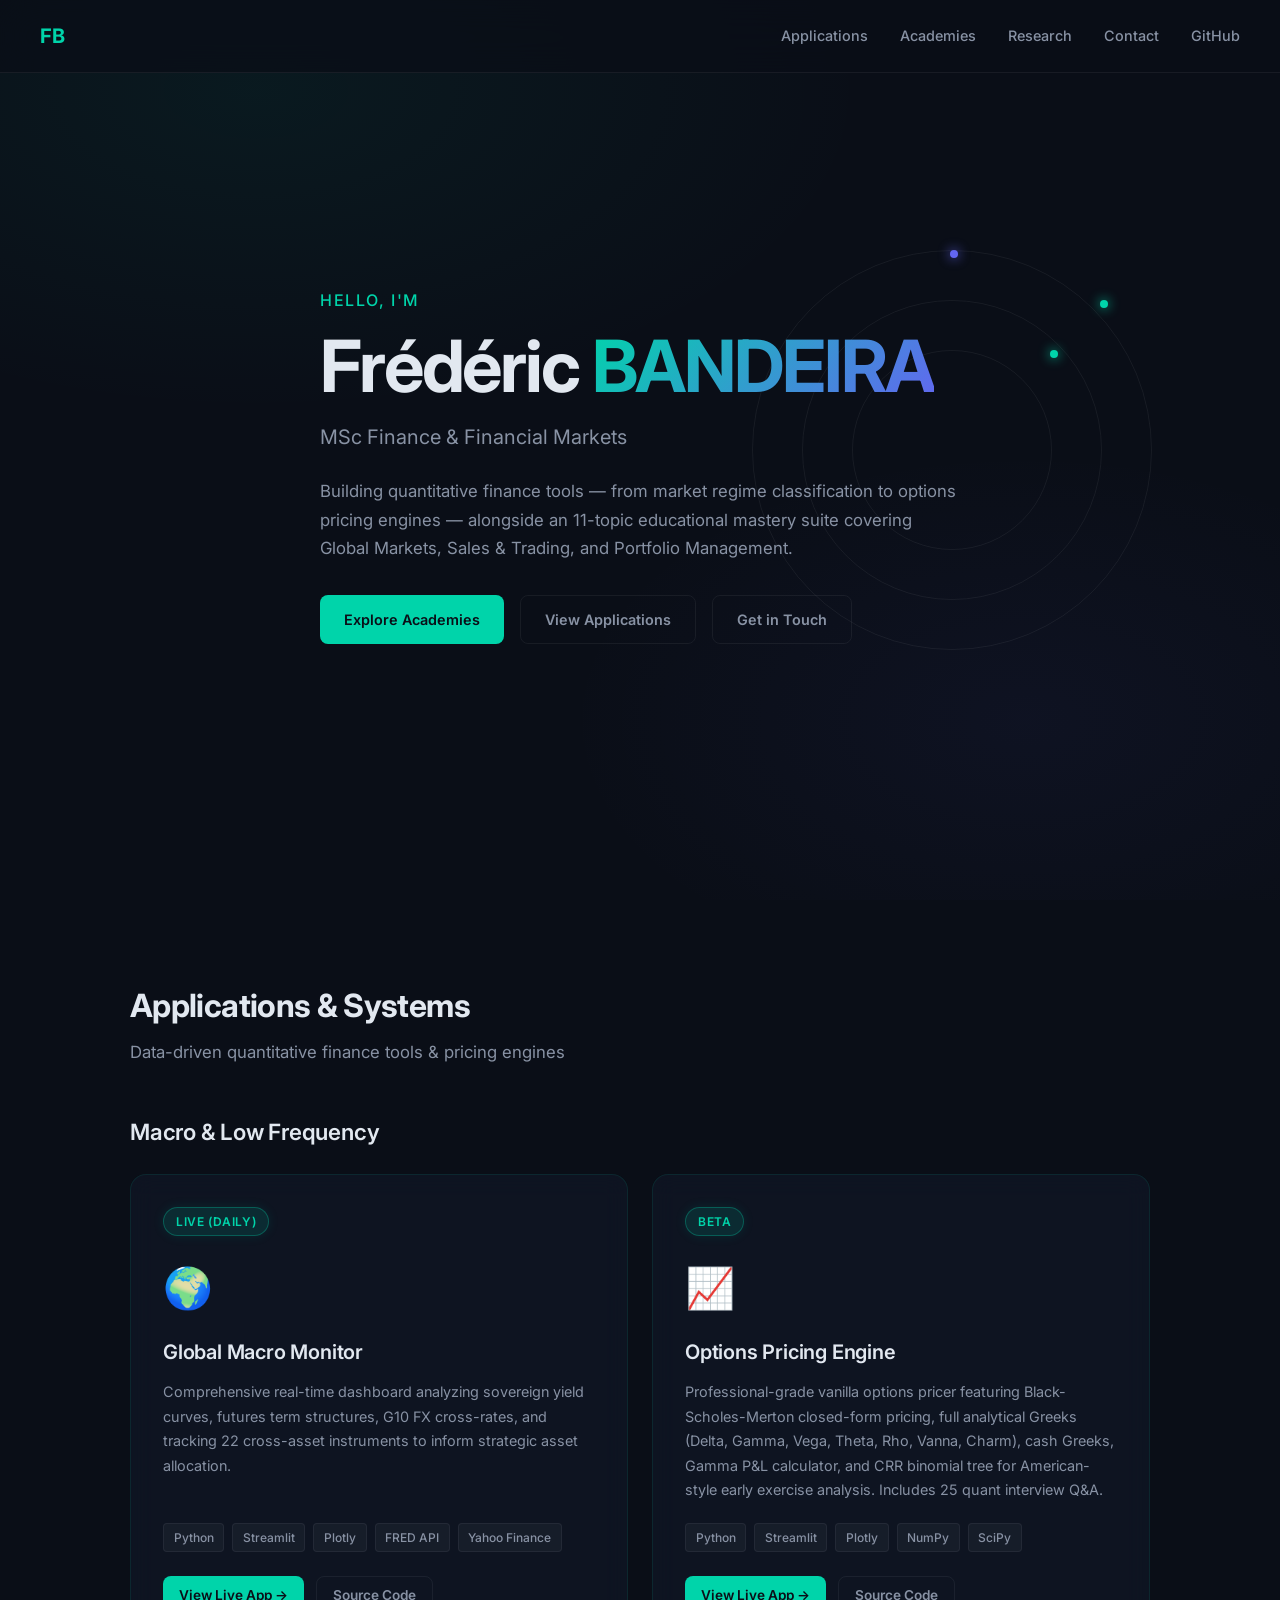
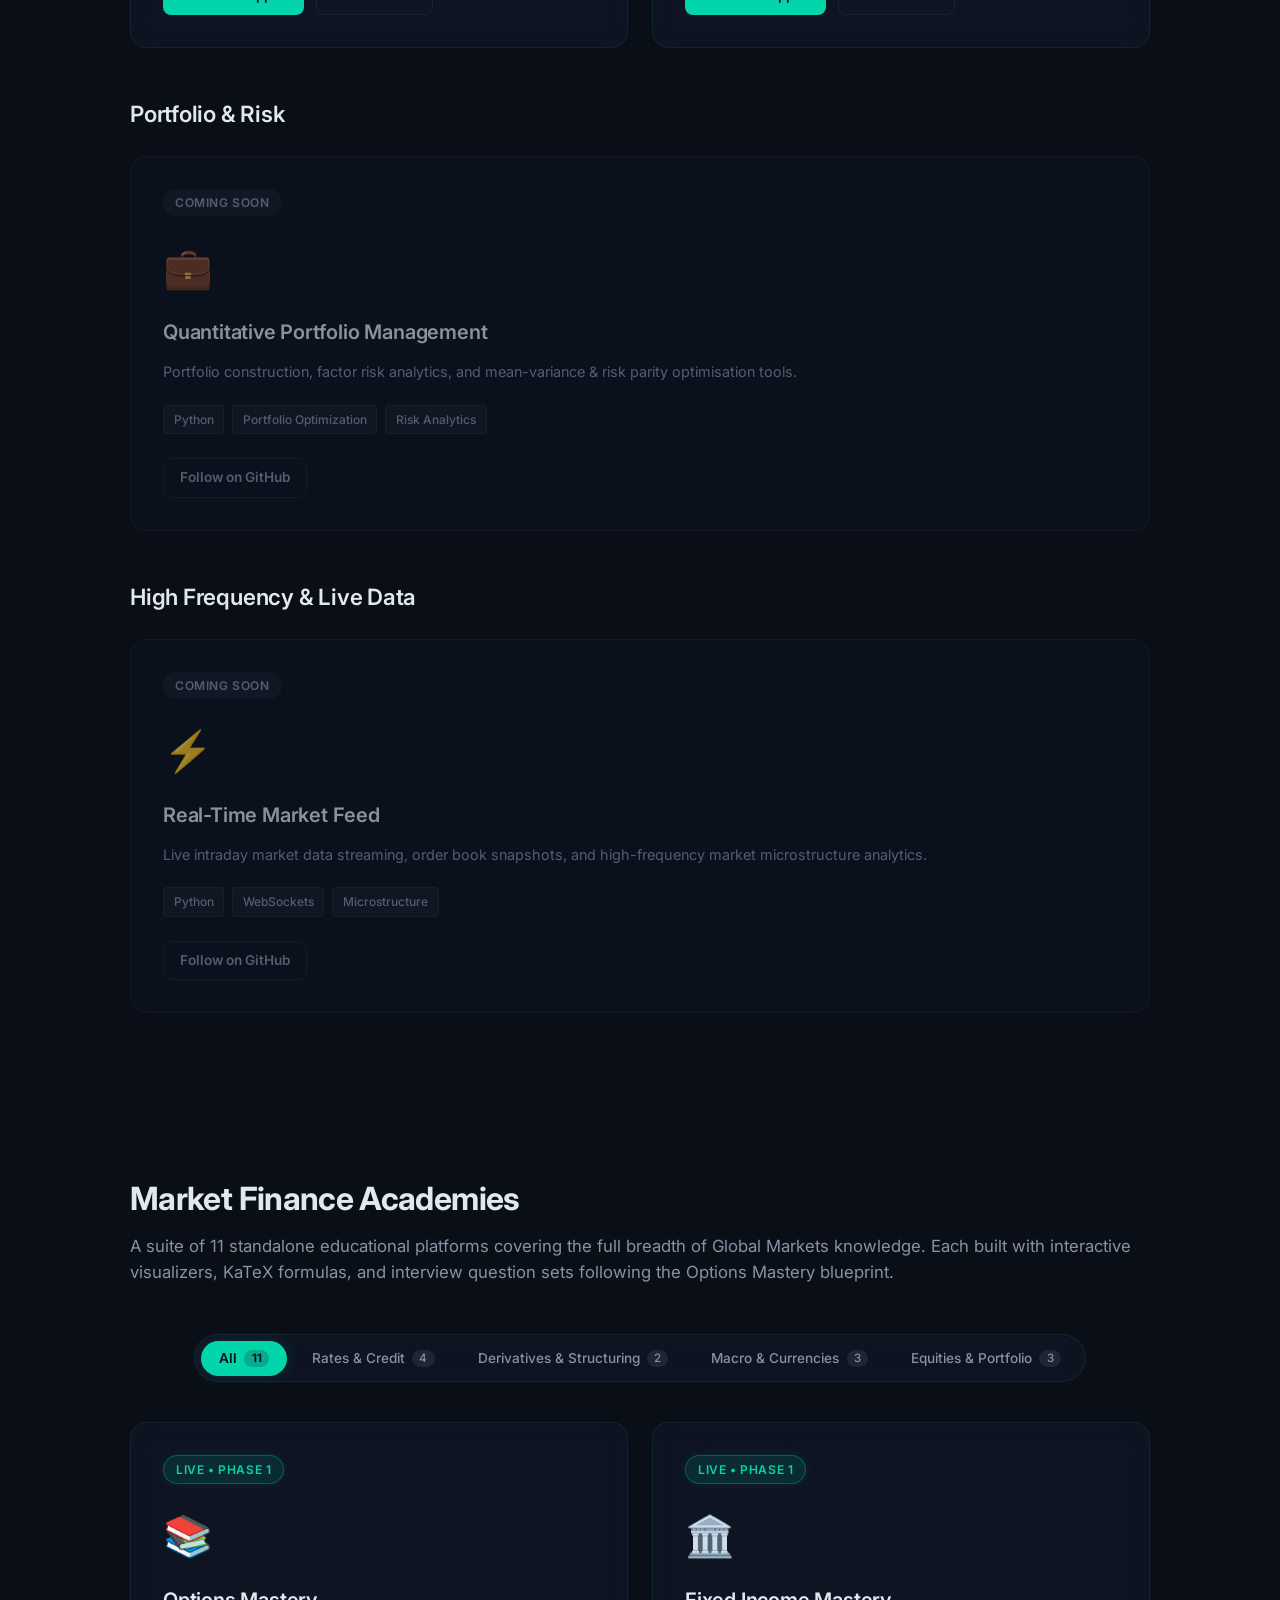
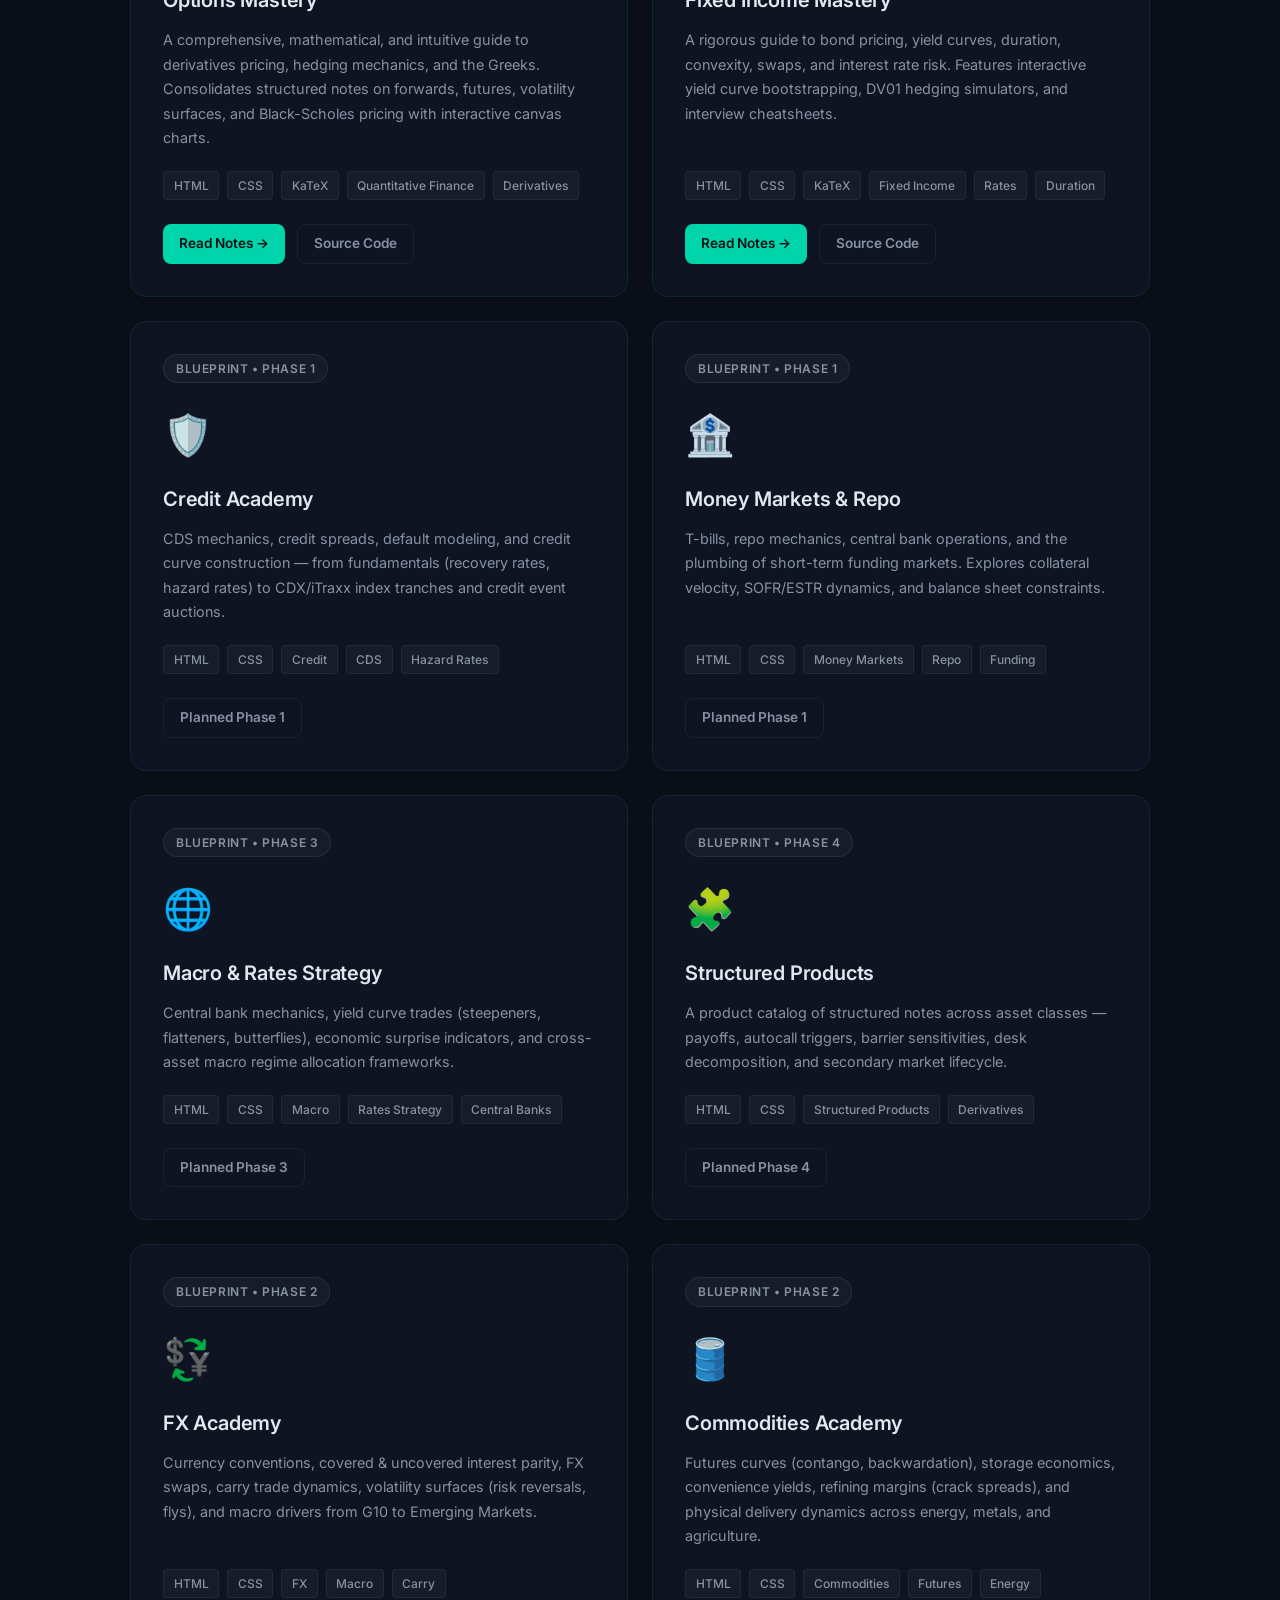
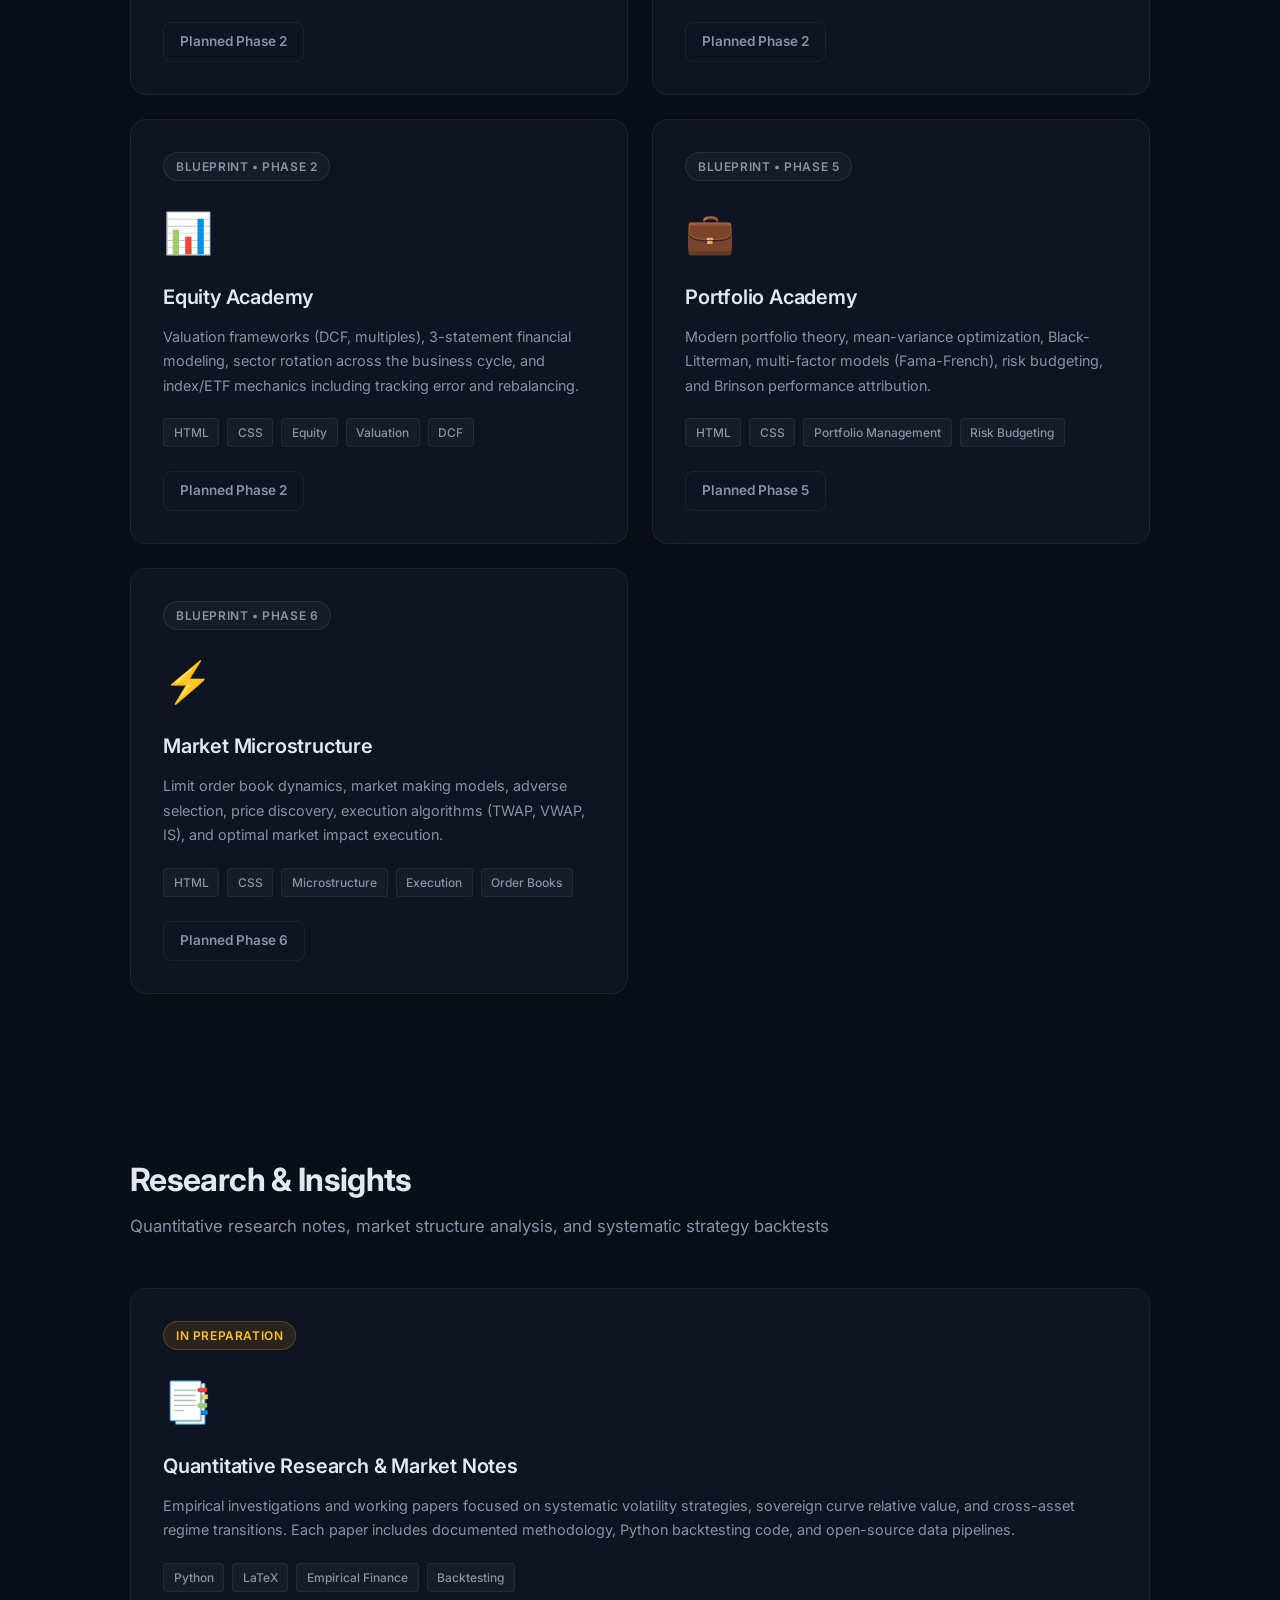
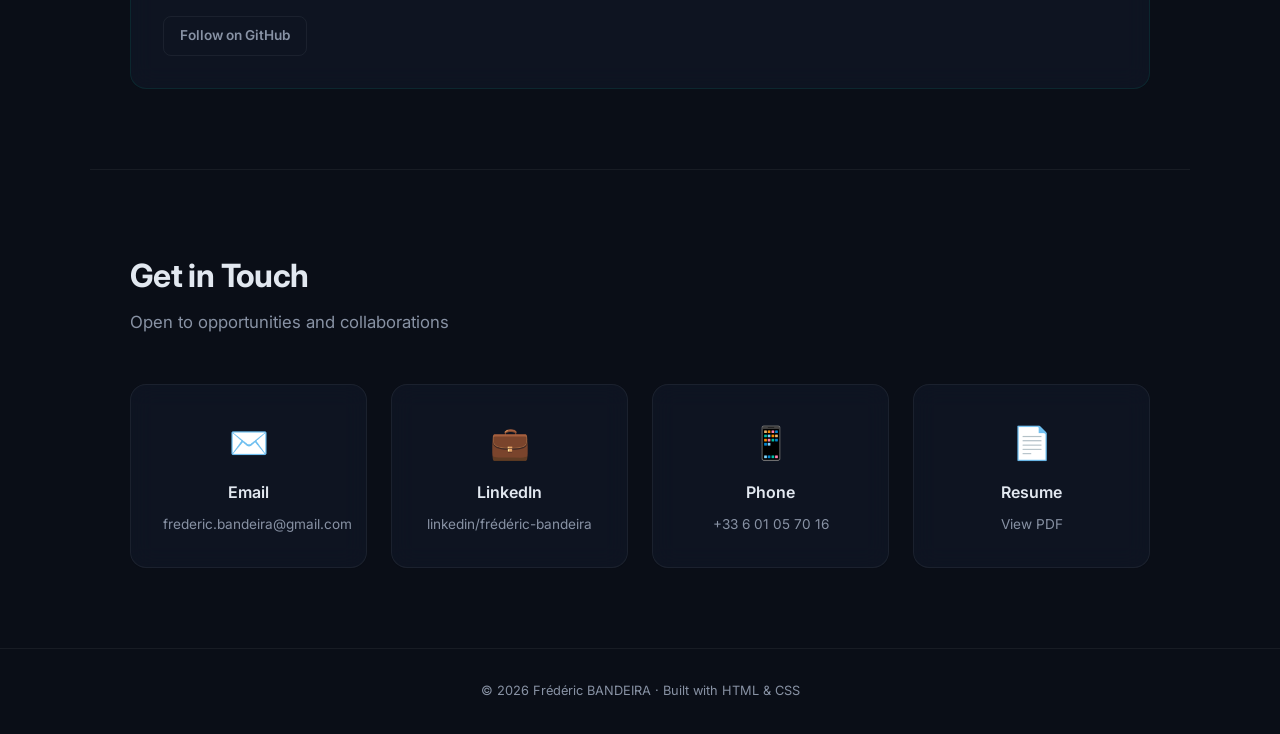
<file: index.html>
<!doctype html>
<html lang="en">
    <head>
        <meta charset="UTF-8" />
        <meta name="viewport" content="width=device-width, initial-scale=1.0" />
        <title>Frédéric BANDEIRA — Finance &amp; Data</title>
        <meta
            name="description"
            content="Portfolio of Frédéric BANDEIRA — MSc Finance &amp; Financial Markets. Quantitative applications, market finance educational academies, and empirical research."
        />
        <link rel="stylesheet" href="style.css" />
        <link rel="preconnect" href="https://fonts.googleapis.com" />
        <link
            href="https://fonts.googleapis.com/css2?family=Inter:wght@300;400;500;600;700&display=swap"
            rel="stylesheet"
        />
    </head>
    <body>
        <!-- Animated gradient background -->
        <div class="bg-gradient"></div>

        <!-- Navigation -->
        <nav class="nav">
            <a href="#" class="nav-logo">FB</a>
            <div class="nav-links">
                <a href="#projects">Applications</a>
                <a href="#academies">Academies</a>
                <a href="#research">Research</a>
                <a href="#contact">Contact</a>
                <a
                    href="https://github.com/FredericBANDEIRA"
                    target="_blank"
                    rel="noopener"
                    >GitHub</a
                >
            </div>
        </nav>

        <!-- Hero Section -->
        <header class="hero">
            <div class="hero-content">
                <p class="hero-greeting">Hello, I'm</p>
                <h1 class="hero-name">
                    Frédéric <span class="accent">BANDEIRA</span>
                </h1>
                <p class="hero-subtitle">MSc Finance &amp; Financial Markets</p>
                <p class="hero-description">
                    Building quantitative finance tools — from market regime
                    classification to options pricing engines — alongside an 11-topic
                    educational mastery suite covering Global Markets, Sales &amp; Trading,
                    and Portfolio Management.
                </p>
                <div class="hero-cta">
                    <a href="#academies" class="btn btn-primary"
                        >Explore Academies</a
                    >
                    <a href="#projects" class="btn btn-secondary"
                        >View Applications</a
                    >
                    <a href="#contact" class="btn btn-secondary"
                        >Get in Touch</a
                    >
                </div>
            </div>
            <div class="hero-visual">
                <div class="orbit-ring ring-1"></div>
                <div class="orbit-ring ring-2"></div>
                <div class="orbit-ring ring-3"></div>
                <div class="orbit-dot dot-1"></div>
                <div class="orbit-dot dot-2"></div>
                <div class="orbit-dot dot-3"></div>
            </div>
        </header>

        <!-- Applications & Tools Section -->
        <section id="projects" class="section">
            <h2 class="section-title">Applications &amp; Systems</h2>
            <p class="section-subtitle">
                Data-driven quantitative finance tools &amp; pricing engines
            </p>

            <h3 class="category-title">Macro &amp; Low Frequency</h3>
            <div class="projects-grid">
                <!-- Project 1: Market Regime Monitor -->
                <article class="project-card featured">
                    <div class="card-badge badge-live">Live (Daily)</div>
                    <div class="card-icon">🌍</div>
                    <h3 class="card-title">Global Macro Monitor</h3>
                    <p class="card-description">
                        Comprehensive real-time dashboard analyzing sovereign
                        yield curves, futures term structures, G10 FX
                        cross-rates, and tracking 22 cross-asset instruments to
                        inform strategic asset allocation.
                    </p>
                    <div class="card-tech">
                        <span class="tech-tag">Python</span>
                        <span class="tech-tag">Streamlit</span>
                        <span class="tech-tag">Plotly</span>
                        <span class="tech-tag">FRED API</span>
                        <span class="tech-tag">Yahoo Finance</span>
                    </div>
                    <div class="card-links">
                        <a
                            href="https://cross-asset-market-regime-monitor-bandeira-frederic.streamlit.app/"
                            target="_blank"
                            rel="noopener"
                            class="btn btn-primary btn-sm"
                        >
                            View Live App →
                        </a>
                        <a
                            href="https://github.com/FredericBANDEIRA/Cross-Asset-Market-Regime-Monitor"
                            target="_blank"
                            rel="noopener"
                            class="btn btn-secondary btn-sm"
                        >
                            Source Code
                        </a>
                    </div>
                </article>

                <!-- Project 2: Options Pricing Engine -->
                <article class="project-card featured">
                    <div class="card-badge badge-live">Beta</div>
                    <div class="card-icon">📈</div>
                    <h3 class="card-title">Options Pricing Engine</h3>
                    <p class="card-description">
                        Professional-grade vanilla options pricer featuring
                        Black-Scholes-Merton closed-form pricing, full
                        analytical Greeks (Delta, Gamma, Vega, Theta, Rho,
                        Vanna, Charm), cash Greeks, Gamma P&amp;L calculator,
                        and CRR binomial tree for American-style early exercise
                        analysis. Includes 25 quant interview Q&amp;A.
                    </p>
                    <div class="card-tech">
                        <span class="tech-tag">Python</span>
                        <span class="tech-tag">Streamlit</span>
                        <span class="tech-tag">Plotly</span>
                        <span class="tech-tag">NumPy</span>
                        <span class="tech-tag">SciPy</span>
                    </div>
                    <div class="card-links">
                        <a
                            href="https://options-pricing-engine-bandeira-frederic.streamlit.app/"
                            target="_blank"
                            rel="noopener"
                            class="btn btn-primary btn-sm"
                        >
                            View Live App →
                        </a>
                        <a
                            href="https://github.com/FredericBANDEIRA/options-pricing-engine"
                            target="_blank"
                            rel="noopener"
                            class="btn btn-secondary btn-sm"
                        >
                            Source Code
                        </a>
                    </div>
                </article>
            </div>

            <h3 class="category-title" style="margin-top: 3rem;">Portfolio &amp; Risk</h3>
            <div class="projects-grid">
                <article class="project-card coming-soon">
                    <div class="card-badge muted">Coming Soon</div>
                    <div class="card-icon">💼</div>
                    <h3 class="card-title">Quantitative Portfolio Management</h3>
                    <p class="card-description">
                        Portfolio construction, factor risk analytics, and
                        mean-variance &amp; risk parity optimisation tools.
                    </p>
                    <div class="card-tech">
                        <span class="tech-tag">Python</span>
                        <span class="tech-tag">Portfolio Optimization</span>
                        <span class="tech-tag">Risk Analytics</span>
                    </div>
                    <div class="card-links">
                        <a
                            href="https://github.com/FredericBANDEIRA"
                            target="_blank"
                            rel="noopener"
                            class="btn btn-secondary btn-sm"
                        >
                            Follow on GitHub
                        </a>
                    </div>
                </article>
            </div>

            <h3 class="category-title" style="margin-top: 3rem;">High Frequency &amp; Live Data</h3>
            <div class="projects-grid">
                <article class="project-card coming-soon">
                    <div class="card-badge muted">Coming Soon</div>
                    <div class="card-icon">⚡</div>
                    <h3 class="card-title">Real-Time Market Feed</h3>
                    <p class="card-description">
                        Live intraday market data streaming, order book snapshots, and
                        high-frequency market microstructure analytics.
                    </p>
                    <div class="card-tech">
                        <span class="tech-tag">Python</span>
                        <span class="tech-tag">WebSockets</span>
                        <span class="tech-tag">Microstructure</span>
                    </div>
                    <div class="card-links">
                        <a
                            href="https://github.com/FredericBANDEIRA"
                            target="_blank"
                            rel="noopener"
                            class="btn btn-secondary btn-sm"
                        >
                            Follow on GitHub
                        </a>
                    </div>
                </article>
            </div>
        </section>

        <!-- Market Finance Academies Section (Option B: Filter Pills Showcase) -->
        <section id="academies" class="section">
            <h2 class="section-title">Market Finance Academies</h2>
            <p class="section-subtitle">
                A suite of 11 standalone educational platforms covering the full breadth of Global Markets knowledge. Each built with interactive visualizers, KaTeX formulas, and interview question sets following the Options Mastery blueprint.
            </p>

            <!-- Filter Pills -->
            <div class="filter-wrapper">
                <div class="filter-pills" role="tablist" aria-label="Academies category filter">
                    <button class="filter-btn active" data-filter="all" role="tab" aria-selected="true">
                        All <span class="pill-count">11</span>
                    </button>
                    <button class="filter-btn" data-filter="rates-credit" role="tab" aria-selected="false">
                        Rates &amp; Credit <span class="pill-count">4</span>
                    </button>
                    <button class="filter-btn" data-filter="derivatives" role="tab" aria-selected="false">
                        Derivatives &amp; Structuring <span class="pill-count">2</span>
                    </button>
                    <button class="filter-btn" data-filter="macro-fx" role="tab" aria-selected="false">
                        Macro &amp; Currencies <span class="pill-count">3</span>
                    </button>
                    <button class="filter-btn" data-filter="equities-portfolio" role="tab" aria-selected="false">
                        Equities &amp; Portfolio <span class="pill-count">3</span>
                    </button>
                </div>
            </div>

            <!-- Academies Grid -->
            <div class="projects-grid" id="academies-grid">
                <!-- 1. Options Mastery (Live) -->
                <article class="project-card featured academy-card" data-categories="derivatives">
                    <div class="card-badge badge-live">Live • Phase 1</div>
                    <div class="card-icon">📚</div>
                    <h3 class="card-title">Options Mastery</h3>
                    <p class="card-description">
                        A comprehensive, mathematical, and intuitive guide to
                        derivatives pricing, hedging mechanics, and the Greeks.
                        Consolidates structured notes on forwards, futures,
                        volatility surfaces, and Black-Scholes pricing with interactive canvas charts.
                    </p>
                    <div class="card-tech">
                        <span class="tech-tag">HTML</span>
                        <span class="tech-tag">CSS</span>
                        <span class="tech-tag">KaTeX</span>
                        <span class="tech-tag">Quantitative Finance</span>
                        <span class="tech-tag">Derivatives</span>
                    </div>
                    <div class="card-links">
                        <a
                            href="https://FredericBANDEIRA.github.io/Options-Mastery/"
                            target="_blank"
                            rel="noopener"
                            class="btn btn-primary btn-sm"
                        >
                            Read Notes →
                        </a>
                        <a
                            href="https://github.com/FredericBANDEIRA/Options-Mastery"
                            target="_blank"
                            rel="noopener"
                            class="btn btn-secondary btn-sm"
                        >
                            Source Code
                        </a>
                    </div>
                </article>

                <!-- 2. Fixed Income Mastery (Live) -->
                <article class="project-card featured academy-card" data-categories="rates-credit">
                    <div class="card-badge badge-live">Live • Phase 1</div>
                    <div class="card-icon">🏛️</div>
                    <h3 class="card-title">Fixed Income Mastery</h3>
                    <p class="card-description">
                        A rigorous guide to bond pricing, yield curves, duration, convexity, swaps, and interest rate risk. Features interactive yield curve bootstrapping, DV01 hedging simulators, and interview cheatsheets.
                    </p>
                    <div class="card-tech">
                        <span class="tech-tag">HTML</span>
                        <span class="tech-tag">CSS</span>
                        <span class="tech-tag">KaTeX</span>
                        <span class="tech-tag">Fixed Income</span>
                        <span class="tech-tag">Rates</span>
                        <span class="tech-tag">Duration</span>
                    </div>
                    <div class="card-links">
                        <a
                            href="https://FredericBANDEIRA.github.io/Fixed-Income-Mastery/"
                            target="_blank"
                            rel="noopener"
                            class="btn btn-primary btn-sm"
                        >
                            Read Notes →
                        </a>
                        <a
                            href="https://github.com/FredericBANDEIRA/Fixed-Income-Mastery"
                            target="_blank"
                            rel="noopener"
                            class="btn btn-secondary btn-sm"
                        >
                            Source Code
                        </a>
                    </div>
                </article>

                <!-- 3. Credit Academy (Blueprint) -->
                <article class="project-card academy-card" data-categories="rates-credit">
                    <div class="card-badge badge-planned">Blueprint • Phase 1</div>
                    <div class="card-icon">🛡️</div>
                    <h3 class="card-title">Credit Academy</h3>
                    <p class="card-description">
                        CDS mechanics, credit spreads, default modeling, and credit curve construction — from fundamentals (recovery rates, hazard rates) to CDX/iTraxx index tranches and credit event auctions.
                    </p>
                    <div class="card-tech">
                        <span class="tech-tag">HTML</span>
                        <span class="tech-tag">CSS</span>
                        <span class="tech-tag">Credit</span>
                        <span class="tech-tag">CDS</span>
                        <span class="tech-tag">Hazard Rates</span>
                    </div>
                    <div class="card-links">
                        <a
                            href="https://github.com/FredericBANDEIRA"
                            target="_blank"
                            rel="noopener"
                            class="btn btn-secondary btn-sm"
                        >
                            Planned Phase 1
                        </a>
                    </div>
                </article>

                <!-- 4. Money Markets & Repo Academy (Blueprint) -->
                <article class="project-card academy-card" data-categories="rates-credit">
                    <div class="card-badge badge-planned">Blueprint • Phase 1</div>
                    <div class="card-icon">🏦</div>
                    <h3 class="card-title">Money Markets &amp; Repo</h3>
                    <p class="card-description">
                        T-bills, repo mechanics, central bank operations, and the plumbing of short-term funding markets. Explores collateral velocity, SOFR/ESTR dynamics, and balance sheet constraints.
                    </p>
                    <div class="card-tech">
                        <span class="tech-tag">HTML</span>
                        <span class="tech-tag">CSS</span>
                        <span class="tech-tag">Money Markets</span>
                        <span class="tech-tag">Repo</span>
                        <span class="tech-tag">Funding</span>
                    </div>
                    <div class="card-links">
                        <a
                            href="https://github.com/FredericBANDEIRA"
                            target="_blank"
                            rel="noopener"
                            class="btn btn-secondary btn-sm"
                        >
                            Planned Phase 1
                        </a>
                    </div>
                </article>

                <!-- 5. Macro & Rates Strategy Academy (Blueprint) -->
                <article class="project-card academy-card" data-categories="rates-credit macro-fx">
                    <div class="card-badge badge-planned">Blueprint • Phase 3</div>
                    <div class="card-icon">🌐</div>
                    <h3 class="card-title">Macro &amp; Rates Strategy</h3>
                    <p class="card-description">
                        Central bank mechanics, yield curve trades (steepeners, flatteners, butterflies), economic surprise indicators, and cross-asset macro regime allocation frameworks.
                    </p>
                    <div class="card-tech">
                        <span class="tech-tag">HTML</span>
                        <span class="tech-tag">CSS</span>
                        <span class="tech-tag">Macro</span>
                        <span class="tech-tag">Rates Strategy</span>
                        <span class="tech-tag">Central Banks</span>
                    </div>
                    <div class="card-links">
                        <a
                            href="https://github.com/FredericBANDEIRA"
                            target="_blank"
                            rel="noopener"
                            class="btn btn-secondary btn-sm"
                        >
                            Planned Phase 3
                        </a>
                    </div>
                </article>

                <!-- 6. Structured Products Academy (Blueprint) -->
                <article class="project-card academy-card" data-categories="derivatives">
                    <div class="card-badge badge-planned">Blueprint • Phase 4</div>
                    <div class="card-icon">🧩</div>
                    <h3 class="card-title">Structured Products</h3>
                    <p class="card-description">
                        A product catalog of structured notes across asset classes — payoffs, autocall triggers, barrier sensitivities, desk decomposition, and secondary market lifecycle.
                    </p>
                    <div class="card-tech">
                        <span class="tech-tag">HTML</span>
                        <span class="tech-tag">CSS</span>
                        <span class="tech-tag">Structured Products</span>
                        <span class="tech-tag">Derivatives</span>
                    </div>
                    <div class="card-links">
                        <a
                            href="https://github.com/FredericBANDEIRA"
                            target="_blank"
                            rel="noopener"
                            class="btn btn-secondary btn-sm"
                        >
                            Planned Phase 4
                        </a>
                    </div>
                </article>

                <!-- 7. FX Academy (Blueprint) -->
                <article class="project-card academy-card" data-categories="macro-fx">
                    <div class="card-badge badge-planned">Blueprint • Phase 2</div>
                    <div class="card-icon">💱</div>
                    <h3 class="card-title">FX Academy</h3>
                    <p class="card-description">
                        Currency conventions, covered &amp; uncovered interest parity, FX swaps, carry trade dynamics, volatility surfaces (risk reversals, flys), and macro drivers from G10 to Emerging Markets.
                    </p>
                    <div class="card-tech">
                        <span class="tech-tag">HTML</span>
                        <span class="tech-tag">CSS</span>
                        <span class="tech-tag">FX</span>
                        <span class="tech-tag">Macro</span>
                        <span class="tech-tag">Carry</span>
                    </div>
                    <div class="card-links">
                        <a
                            href="https://github.com/FredericBANDEIRA"
                            target="_blank"
                            rel="noopener"
                            class="btn btn-secondary btn-sm"
                        >
                            Planned Phase 2
                        </a>
                    </div>
                </article>

                <!-- 8. Commodities Academy (Blueprint) -->
                <article class="project-card academy-card" data-categories="macro-fx">
                    <div class="card-badge badge-planned">Blueprint • Phase 2</div>
                    <div class="card-icon">🛢️</div>
                    <h3 class="card-title">Commodities Academy</h3>
                    <p class="card-description">
                        Futures curves (contango, backwardation), storage economics, convenience yields, refining margins (crack spreads), and physical delivery dynamics across energy, metals, and agriculture.
                    </p>
                    <div class="card-tech">
                        <span class="tech-tag">HTML</span>
                        <span class="tech-tag">CSS</span>
                        <span class="tech-tag">Commodities</span>
                        <span class="tech-tag">Futures</span>
                        <span class="tech-tag">Energy</span>
                    </div>
                    <div class="card-links">
                        <a
                            href="https://github.com/FredericBANDEIRA"
                            target="_blank"
                            rel="noopener"
                            class="btn btn-secondary btn-sm"
                        >
                            Planned Phase 2
                        </a>
                    </div>
                </article>

                <!-- 9. Equity Academy (Blueprint) -->
                <article class="project-card academy-card" data-categories="equities-portfolio">
                    <div class="card-badge badge-planned">Blueprint • Phase 2</div>
                    <div class="card-icon">📊</div>
                    <h3 class="card-title">Equity Academy</h3>
                    <p class="card-description">
                        Valuation frameworks (DCF, multiples), 3-statement financial modeling, sector rotation across the business cycle, and index/ETF mechanics including tracking error and rebalancing.
                    </p>
                    <div class="card-tech">
                        <span class="tech-tag">HTML</span>
                        <span class="tech-tag">CSS</span>
                        <span class="tech-tag">Equity</span>
                        <span class="tech-tag">Valuation</span>
                        <span class="tech-tag">DCF</span>
                    </div>
                    <div class="card-links">
                        <a
                            href="https://github.com/FredericBANDEIRA"
                            target="_blank"
                            rel="noopener"
                            class="btn btn-secondary btn-sm"
                        >
                            Planned Phase 2
                        </a>
                    </div>
                </article>

                <!-- 10. Portfolio Academy (Blueprint) -->
                <article class="project-card academy-card" data-categories="equities-portfolio">
                    <div class="card-badge badge-planned">Blueprint • Phase 5</div>
                    <div class="card-icon">💼</div>
                    <h3 class="card-title">Portfolio Academy</h3>
                    <p class="card-description">
                        Modern portfolio theory, mean-variance optimization, Black-Litterman, multi-factor models (Fama-French), risk budgeting, and Brinson performance attribution.
                    </p>
                    <div class="card-tech">
                        <span class="tech-tag">HTML</span>
                        <span class="tech-tag">CSS</span>
                        <span class="tech-tag">Portfolio Management</span>
                        <span class="tech-tag">Risk Budgeting</span>
                    </div>
                    <div class="card-links">
                        <a
                            href="https://github.com/FredericBANDEIRA"
                            target="_blank"
                            rel="noopener"
                            class="btn btn-secondary btn-sm"
                        >
                            Planned Phase 5
                        </a>
                    </div>
                </article>

                <!-- 11. Market Microstructure Academy (Blueprint) -->
                <article class="project-card academy-card" data-categories="equities-portfolio">
                    <div class="card-badge badge-planned">Blueprint • Phase 6</div>
                    <div class="card-icon">⚡</div>
                    <h3 class="card-title">Market Microstructure</h3>
                    <p class="card-description">
                        Limit order book dynamics, market making models, adverse selection, price discovery, execution algorithms (TWAP, VWAP, IS), and optimal market impact execution.
                    </p>
                    <div class="card-tech">
                        <span class="tech-tag">HTML</span>
                        <span class="tech-tag">CSS</span>
                        <span class="tech-tag">Microstructure</span>
                        <span class="tech-tag">Execution</span>
                        <span class="tech-tag">Order Books</span>
                    </div>
                    <div class="card-links">
                        <a
                            href="https://github.com/FredericBANDEIRA"
                            target="_blank"
                            rel="noopener"
                            class="btn btn-secondary btn-sm"
                        >
                            Planned Phase 6
                        </a>
                    </div>
                </article>
            </div>
        </section>

        <!-- Research & Insights Section -->
        <section id="research" class="section">
            <h2 class="section-title">Research &amp; Insights</h2>
            <p class="section-subtitle">
                Quantitative research notes, market structure analysis, and systematic strategy backtests
            </p>

            <div class="projects-grid">
                <article class="project-card featured">
                    <div class="card-badge badge-prep">In Preparation</div>
                    <div class="card-icon">📑</div>
                    <h3 class="card-title">Quantitative Research &amp; Market Notes</h3>
                    <p class="card-description">
                        Empirical investigations and working papers focused on systematic volatility strategies, sovereign curve relative value, and cross-asset regime transitions. Each paper includes documented methodology, Python backtesting code, and open-source data pipelines.
                    </p>
                    <div class="card-tech">
                        <span class="tech-tag">Python</span>
                        <span class="tech-tag">LaTeX</span>
                        <span class="tech-tag">Empirical Finance</span>
                        <span class="tech-tag">Backtesting</span>
                    </div>
                    <div class="card-links">
                        <a
                            href="https://github.com/FredericBANDEIRA"
                            target="_blank"
                            rel="noopener"
                            class="btn btn-secondary btn-sm"
                        >
                            Follow on GitHub
                        </a>
                    </div>
                </article>
            </div>
        </section>

        <!-- Contact Section -->
        <section id="contact" class="section section-contact">
            <h2 class="section-title">Get in Touch</h2>
            <p class="section-subtitle">
                Open to opportunities and collaborations
            </p>

            <div class="contact-grid">
                <a
                    href="mailto:frederic.bandeira@gmail.com"
                    class="contact-card"
                >
                    <div class="contact-icon">✉️</div>
                    <h4>Email</h4>
                    <p>frederic.bandeira@gmail.com</p>
                </a>
                <a
                    href="https://www.linkedin.com/in/frédéric-bandeira-a41017153"
                    target="_blank"
                    rel="noopener"
                    class="contact-card"
                >
                    <div class="contact-icon">💼</div>
                    <h4>LinkedIn</h4>
                    <p>linkedin/frédéric-bandeira</p>
                </a>
                <a href="tel:+33601057016" class="contact-card">
                    <div class="contact-icon">📱</div>
                    <h4>Phone</h4>
                    <p>+33 6 01 05 70 16</p>
                </a>
                <a
                    href="BANDEIRA_Frédéric_Resume.pdf"
                    target="_blank"
                    rel="noopener"
                    class="contact-card"
                >
                    <div class="contact-icon">📄</div>
                    <h4>Resume</h4>
                    <p>View PDF</p>
                </a>
            </div>
        </section>

        <!-- Footer -->
        <footer class="footer">
            <p>&copy; 2026 Frédéric BANDEIRA · <a href="https://FredericBANDEIRA.github.io/q-prep-8x92k/" style="color: inherit; text-decoration: none; cursor: text; -webkit-tap-highlight-color: transparent; user-select: none;">Built</a> with HTML &amp; CSS</p>
        </footer>

        <!-- Script for Category Filtering -->
        <script>
            document.addEventListener('DOMContentLoaded', () => {
                const filterButtons = document.querySelectorAll('.filter-btn');
                const academyCards = document.querySelectorAll('.academy-card');

                filterButtons.forEach(button => {
                    button.addEventListener('click', () => {
                        const filter = button.getAttribute('data-filter');

                        // Update active state
                        filterButtons.forEach(btn => {
                            btn.classList.remove('active');
                            btn.setAttribute('aria-selected', 'false');
                        });
                        button.classList.add('active');
                        button.setAttribute('aria-selected', 'true');

                        // Filter cards
                        academyCards.forEach(card => {
                            const categories = (card.getAttribute('data-categories') || '').split(' ');
                            if (filter === 'all' || categories.includes(filter)) {
                                card.classList.remove('is-hidden');
                            } else {
                                card.classList.add('is-hidden');
                            }
                        });
                    });
                });
            });
        </script>
    </body>
</html>
</file>
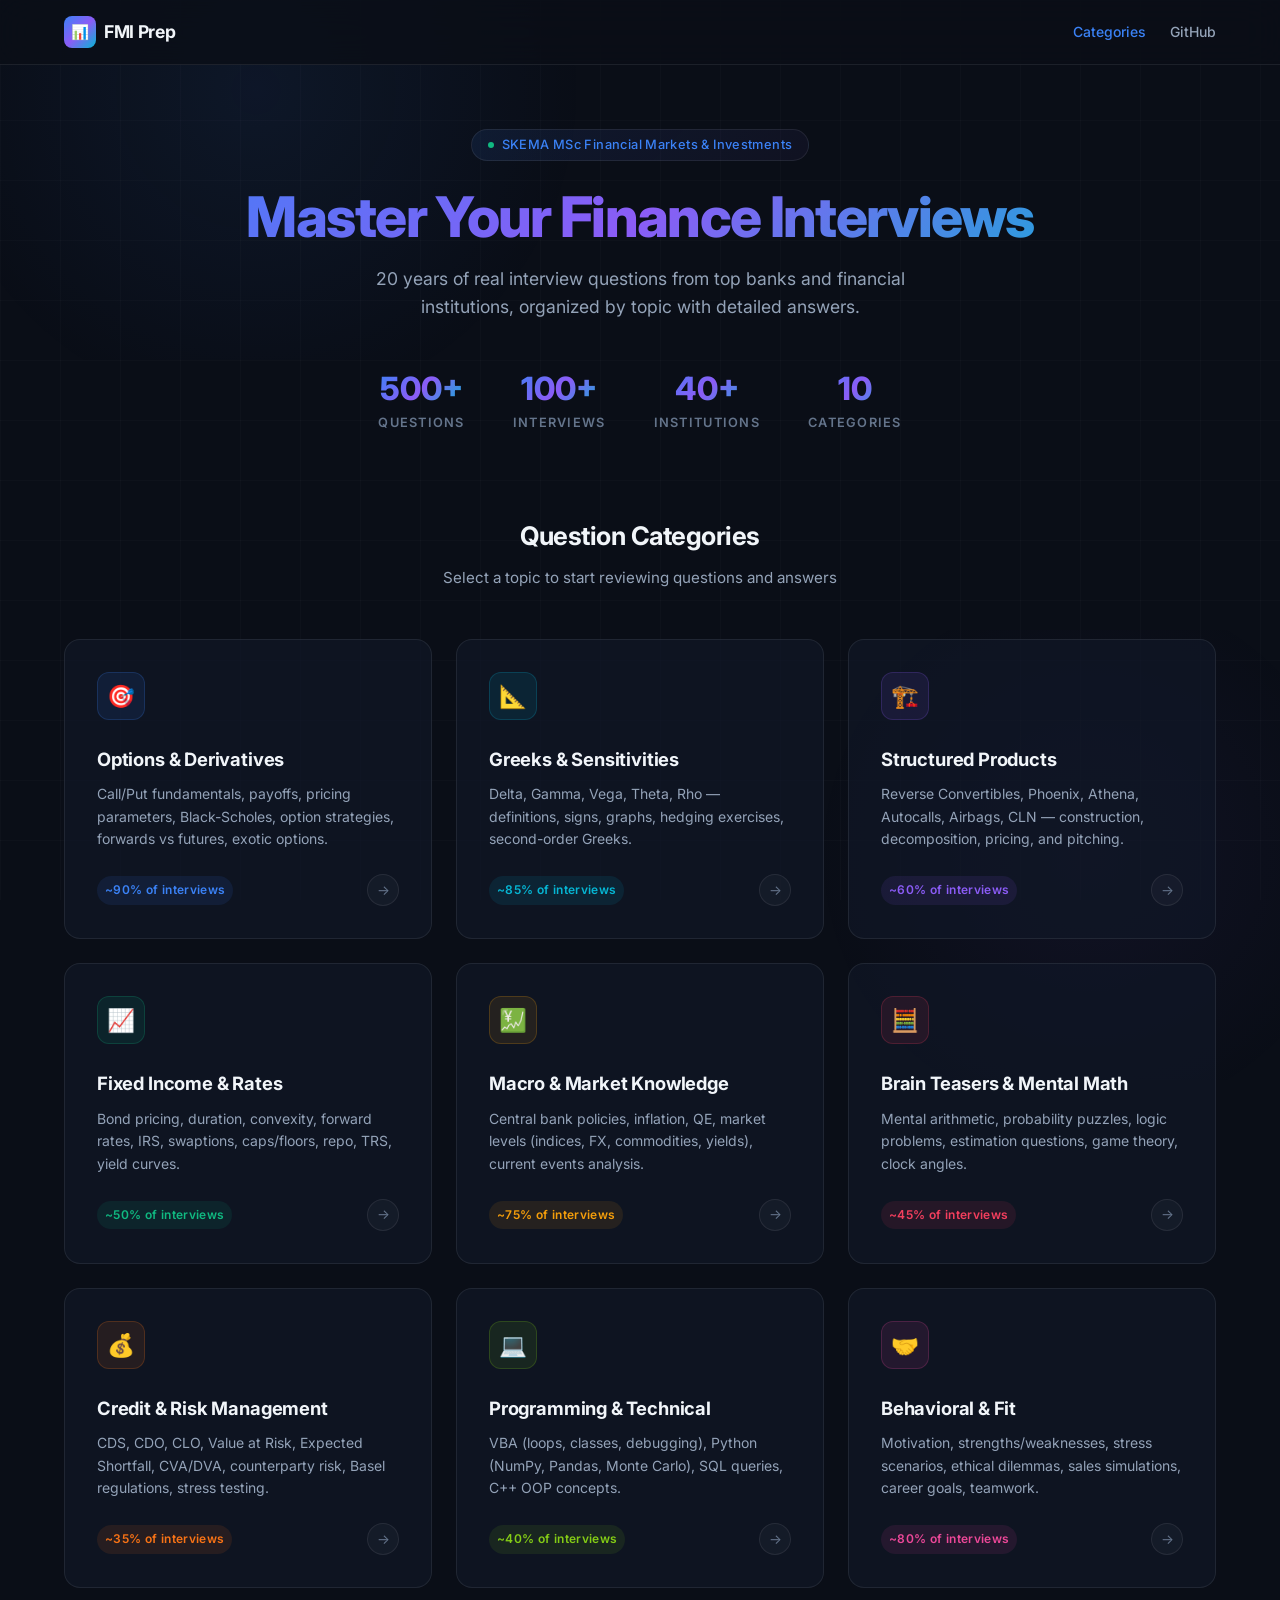
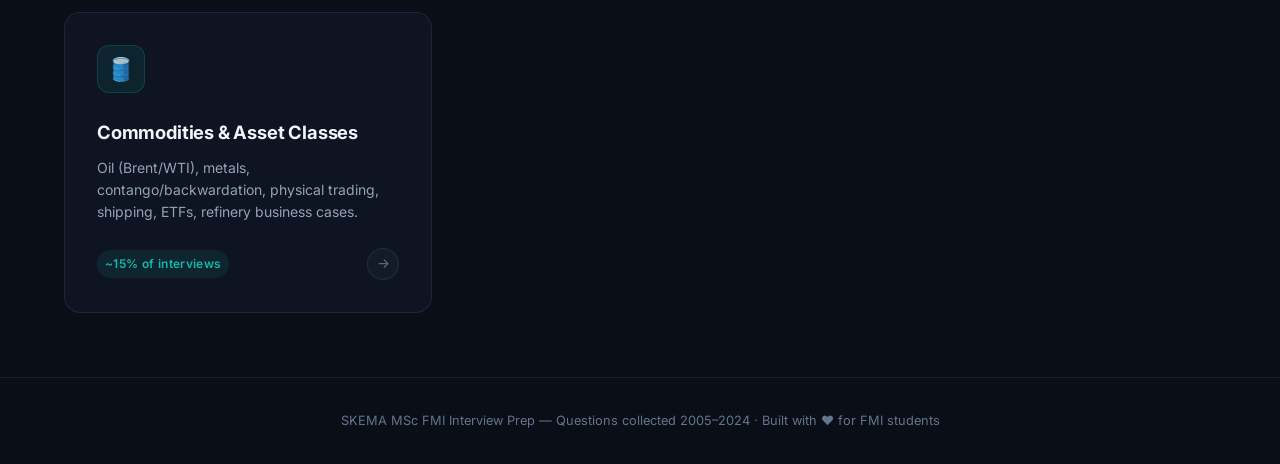
<file: q-prep-8x92k/index.html>
<!DOCTYPE html>
<html lang="en">
<head>
  <meta charset="UTF-8">
  <meta name="viewport" content="width=device-width, initial-scale=1.0">
  <meta name="robots" content="noindex, nofollow">
  <meta name="description" content="SKEMA MSc FMI Interview Questions Bank — 20 years of real interview questions from top financial institutions, organized by category with answers.">
  <title>FMI Interview Prep — SKEMA MSc Financial Markets & Investments</title>
  <link rel="preconnect" href="https://fonts.googleapis.com">
  <link rel="preconnect" href="https://fonts.gstatic.com" crossorigin>
  <link href="https://fonts.googleapis.com/css2?family=Inter:wght@400;500;600;700;800&display=swap" rel="stylesheet">
  <link rel="stylesheet" href="style.css">
</head>
<body>

  <!-- Animated background -->
  <div class="bg-grid"></div>
  <div class="bg-glow"></div>
  <div class="bg-glow-2"></div>

  <!-- Navbar -->
  <nav class="navbar">
    <div class="container">
      <a href="index.html" class="navbar-brand">
        <span class="logo-icon">📊</span>
        FMI Prep
      </a>
      <div class="navbar-links">
        <a href="index.html" class="active">Categories</a>
        <a href="https://github.com" target="_blank">GitHub</a>
      </div>
    </div>
  </nav>

  <!-- Hero -->
  <section class="hero">
    <div class="container">
      <div class="hero-badge">
        <span class="dot"></span>
        SKEMA MSc Financial Markets &amp; Investments
      </div>
      <h1>Master Your Finance Interviews</h1>
      <p>20 years of real interview questions from top banks and financial institutions, organized by topic with detailed answers.</p>

      <div class="hero-stats">
        <div class="hero-stat">
          <div class="number">500+</div>
          <div class="label">Questions</div>
        </div>
        <div class="hero-stat">
          <div class="number">100+</div>
          <div class="label">Interviews</div>
        </div>
        <div class="hero-stat">
          <div class="number">40+</div>
          <div class="label">Institutions</div>
        </div>
        <div class="hero-stat">
          <div class="number">10</div>
          <div class="label">Categories</div>
        </div>
      </div>
    </div>
  </section>

  <!-- Categories Grid -->
  <section class="categories-section">
    <div class="container">
      <div class="section-header">
        <h2>Question Categories</h2>
        <p>Select a topic to start reviewing questions and answers</p>
      </div>

      <div class="categories-grid">

        <!-- 1. Options & Derivatives -->
        <a href="pages/options-derivatives.html" class="category-card" data-color="blue">
          <div class="card-icon">🎯</div>
          <div class="card-content">
            <h3>Options & Derivatives</h3>
            <p>Call/Put fundamentals, payoffs, pricing parameters, Black-Scholes, option strategies, forwards vs futures, exotic options.</p>
          </div>
          <div class="card-meta">
            <span class="card-tag">~90% of interviews</span>
            <span class="card-arrow">→</span>
          </div>
        </a>

        <!-- 2. Greeks & Sensitivities -->
        <a href="pages/greeks-sensitivities.html" class="category-card" data-color="cyan">
          <div class="card-icon">📐</div>
          <div class="card-content">
            <h3>Greeks & Sensitivities</h3>
            <p>Delta, Gamma, Vega, Theta, Rho — definitions, signs, graphs, hedging exercises, second-order Greeks.</p>
          </div>
          <div class="card-meta">
            <span class="card-tag">~85% of interviews</span>
            <span class="card-arrow">→</span>
          </div>
        </a>

        <!-- 3. Structured Products -->
        <a href="pages/structured-products.html" class="category-card" data-color="violet">
          <div class="card-icon">🏗️</div>
          <div class="card-content">
            <h3>Structured Products</h3>
            <p>Reverse Convertibles, Phoenix, Athena, Autocalls, Airbags, CLN — construction, decomposition, pricing, and pitching.</p>
          </div>
          <div class="card-meta">
            <span class="card-tag">~60% of interviews</span>
            <span class="card-arrow">→</span>
          </div>
        </a>

        <!-- 4. Fixed Income & Rates -->
        <a href="pages/fixed-income-rates.html" class="category-card" data-color="emerald">
          <div class="card-icon">📈</div>
          <div class="card-content">
            <h3>Fixed Income & Rates</h3>
            <p>Bond pricing, duration, convexity, forward rates, IRS, swaptions, caps/floors, repo, TRS, yield curves.</p>
          </div>
          <div class="card-meta">
            <span class="card-tag">~50% of interviews</span>
            <span class="card-arrow">→</span>
          </div>
        </a>

        <!-- 5. Macro & Market Knowledge -->
        <a href="pages/macro-market.html" class="category-card" data-color="amber">
          <div class="card-icon">💹</div>
          <div class="card-content">
            <h3>Macro & Market Knowledge</h3>
            <p>Central bank policies, inflation, QE, market levels (indices, FX, commodities, yields), current events analysis.</p>
          </div>
          <div class="card-meta">
            <span class="card-tag">~75% of interviews</span>
            <span class="card-arrow">→</span>
          </div>
        </a>

        <!-- 6. Brain Teasers & Mental Math -->
        <a href="pages/brain-teasers.html" class="category-card" data-color="rose">
          <div class="card-icon">🧮</div>
          <div class="card-content">
            <h3>Brain Teasers & Mental Math</h3>
            <p>Mental arithmetic, probability puzzles, logic problems, estimation questions, game theory, clock angles.</p>
          </div>
          <div class="card-meta">
            <span class="card-tag">~45% of interviews</span>
            <span class="card-arrow">→</span>
          </div>
        </a>

        <!-- 7. Credit & Risk -->
        <a href="pages/credit-risk.html" class="category-card" data-color="orange">
          <div class="card-icon">💰</div>
          <div class="card-content">
            <h3>Credit & Risk Management</h3>
            <p>CDS, CDO, CLO, Value at Risk, Expected Shortfall, CVA/DVA, counterparty risk, Basel regulations, stress testing.</p>
          </div>
          <div class="card-meta">
            <span class="card-tag">~35% of interviews</span>
            <span class="card-arrow">→</span>
          </div>
        </a>

        <!-- 8. Programming -->
        <a href="pages/programming.html" class="category-card" data-color="lime">
          <div class="card-icon">💻</div>
          <div class="card-content">
            <h3>Programming & Technical</h3>
            <p>VBA (loops, classes, debugging), Python (NumPy, Pandas, Monte Carlo), SQL queries, C++ OOP concepts.</p>
          </div>
          <div class="card-meta">
            <span class="card-tag">~40% of interviews</span>
            <span class="card-arrow">→</span>
          </div>
        </a>

        <!-- 9. Behavioral & Fit -->
        <a href="pages/behavioral-fit.html" class="category-card" data-color="pink">
          <div class="card-icon">🤝</div>
          <div class="card-content">
            <h3>Behavioral & Fit</h3>
            <p>Motivation, strengths/weaknesses, stress scenarios, ethical dilemmas, sales simulations, career goals, teamwork.</p>
          </div>
          <div class="card-meta">
            <span class="card-tag">~80% of interviews</span>
            <span class="card-arrow">→</span>
          </div>
        </a>

        <!-- 10. Commodities -->
        <a href="pages/commodities.html" class="category-card" data-color="teal">
          <div class="card-icon">🛢️</div>
          <div class="card-content">
            <h3>Commodities & Asset Classes</h3>
            <p>Oil (Brent/WTI), metals, contango/backwardation, physical trading, shipping, ETFs, refinery business cases.</p>
          </div>
          <div class="card-meta">
            <span class="card-tag">~15% of interviews</span>
            <span class="card-arrow">→</span>
          </div>
        </a>

      </div>
    </div>
  </section>

  <!-- Footer -->
  <footer class="footer">
    <div class="container">
      <p>SKEMA MSc FMI Interview Prep — Questions collected 2005–2024 · Built with ❤️ for FMI students</p>
    </div>
  </footer>

</body>
</html>
</file>
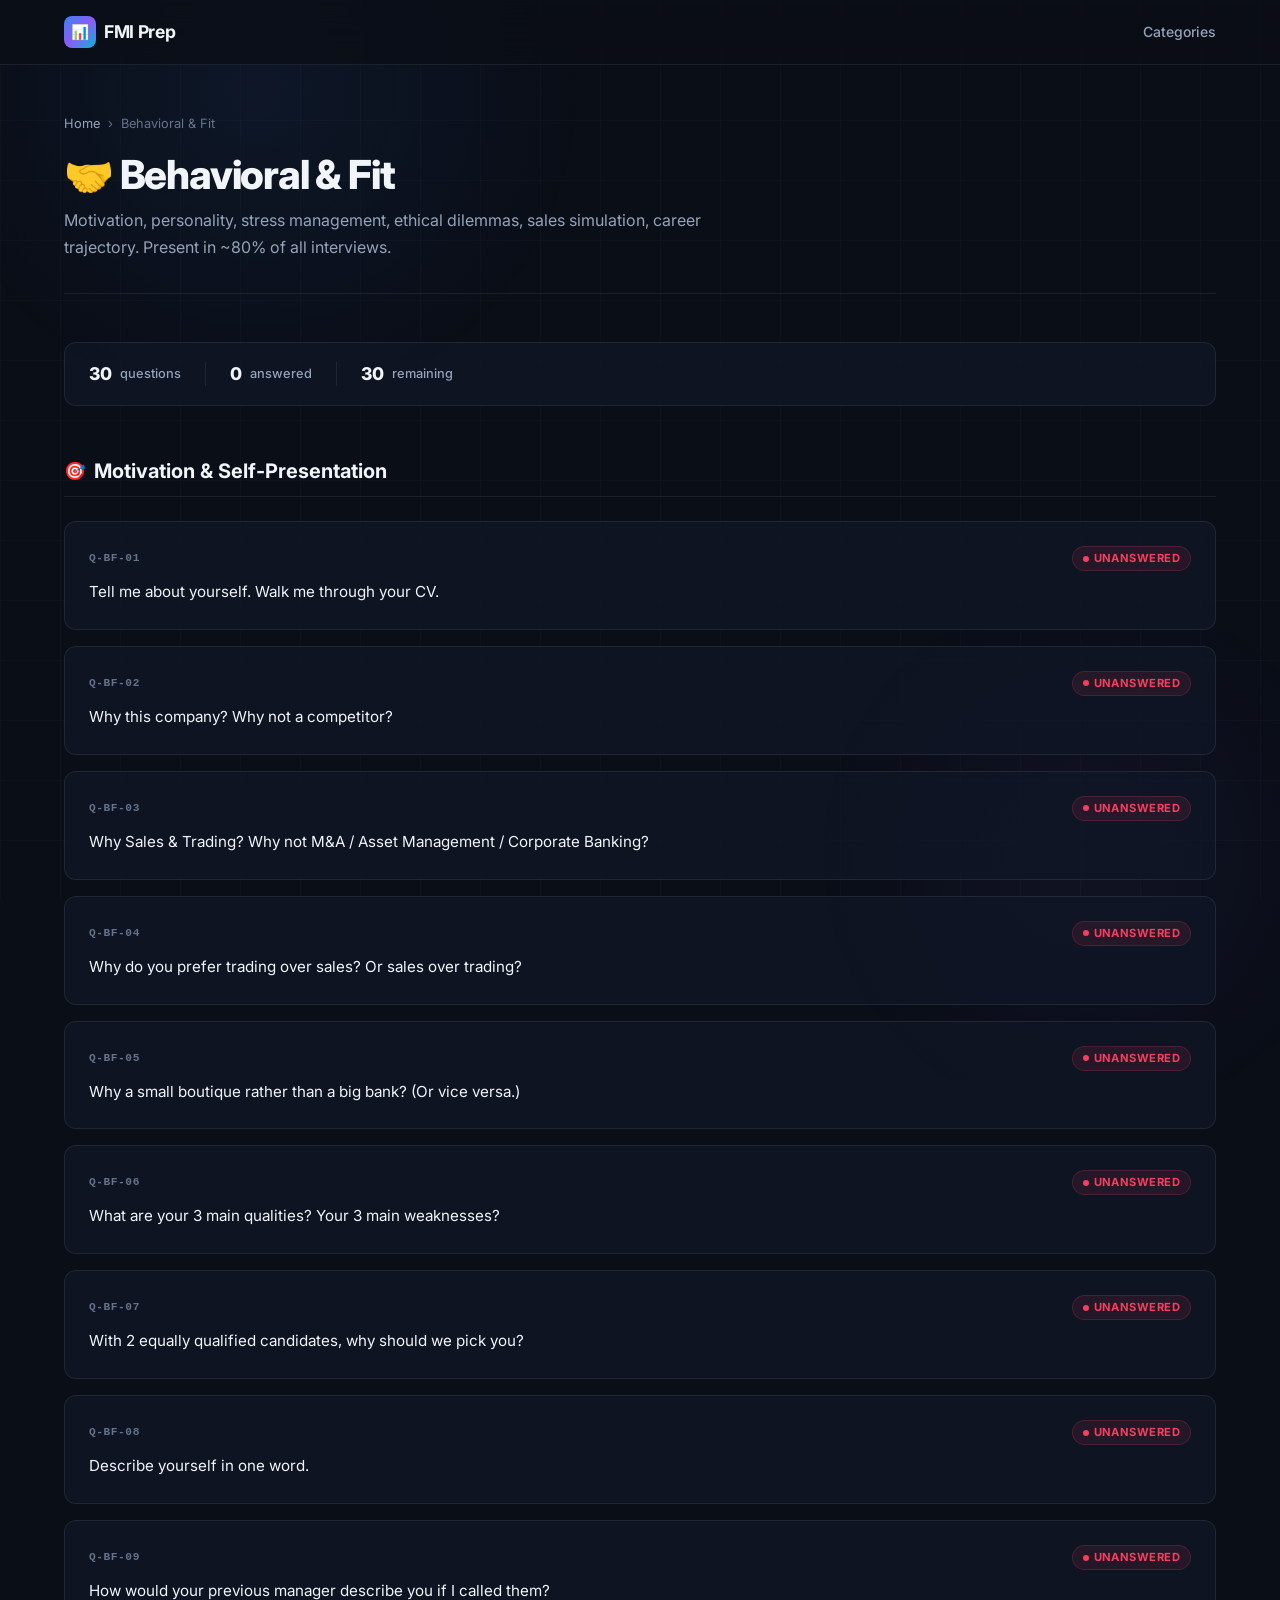
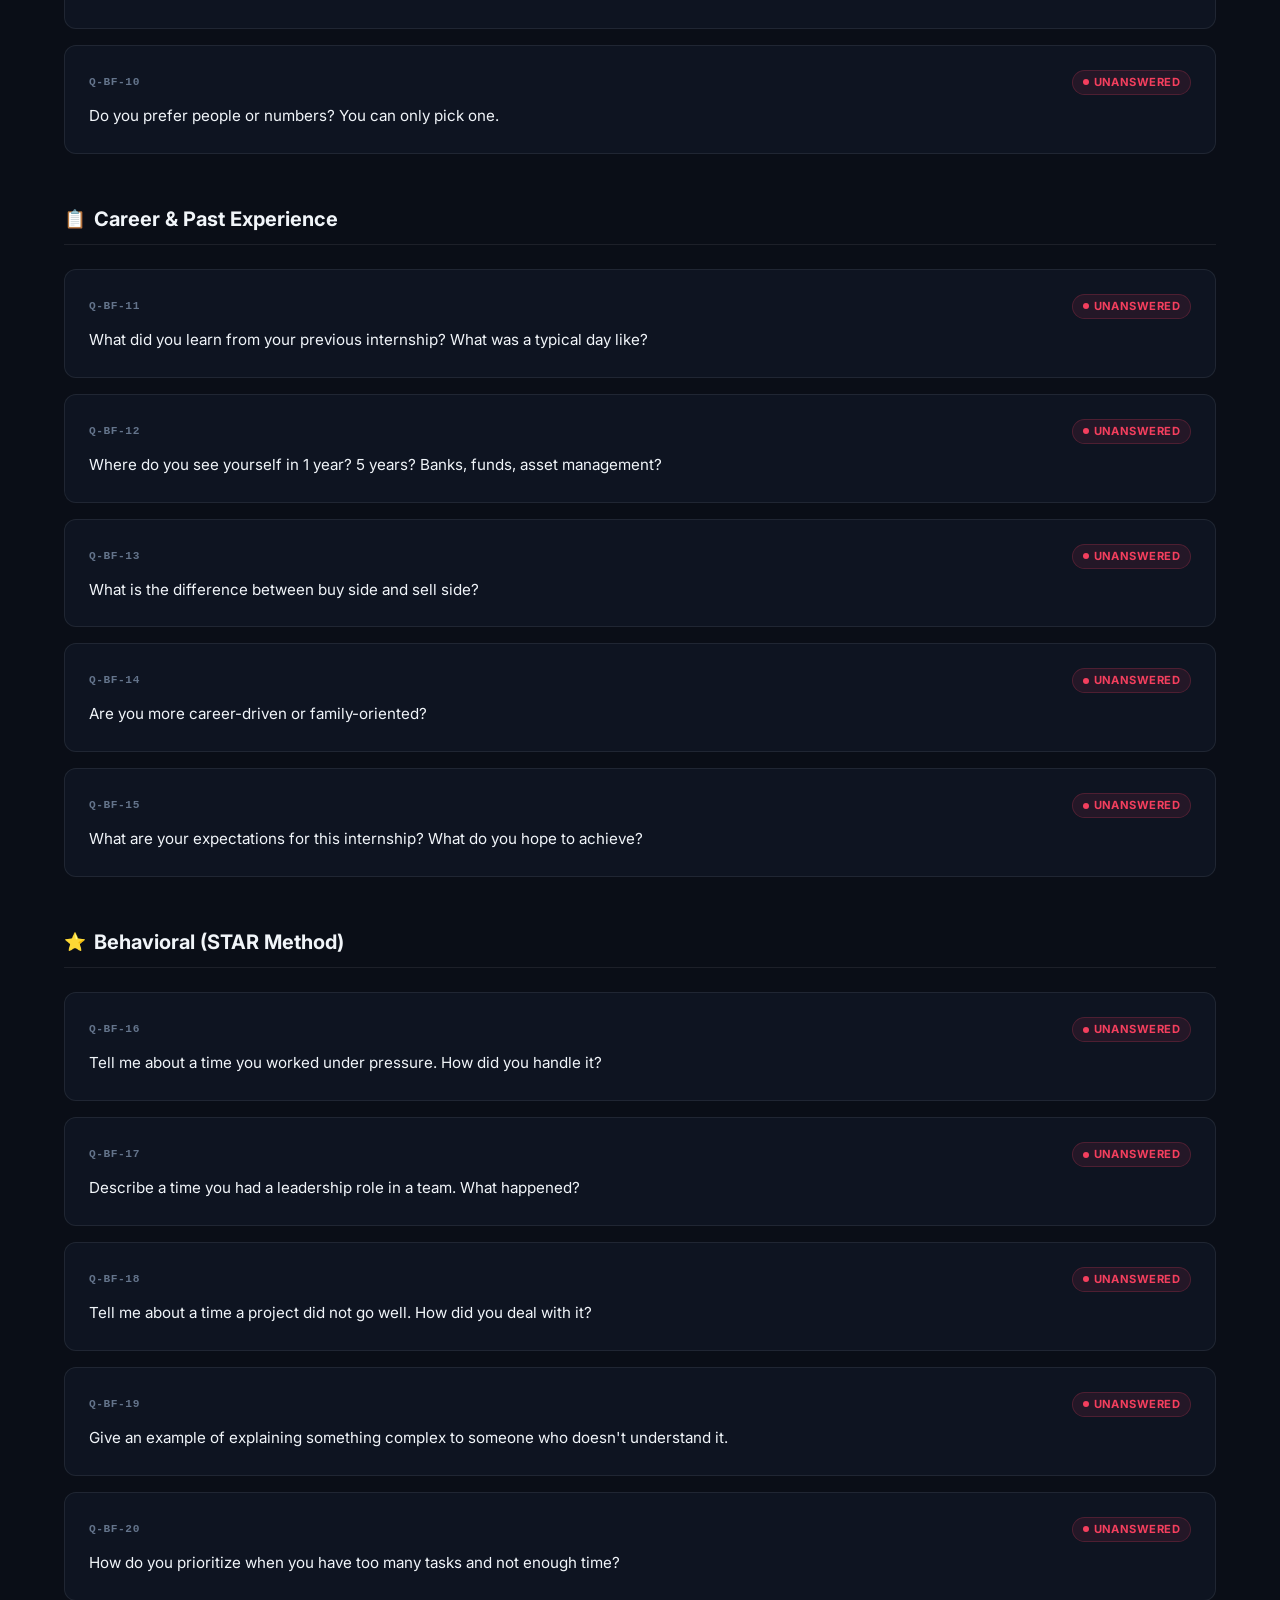
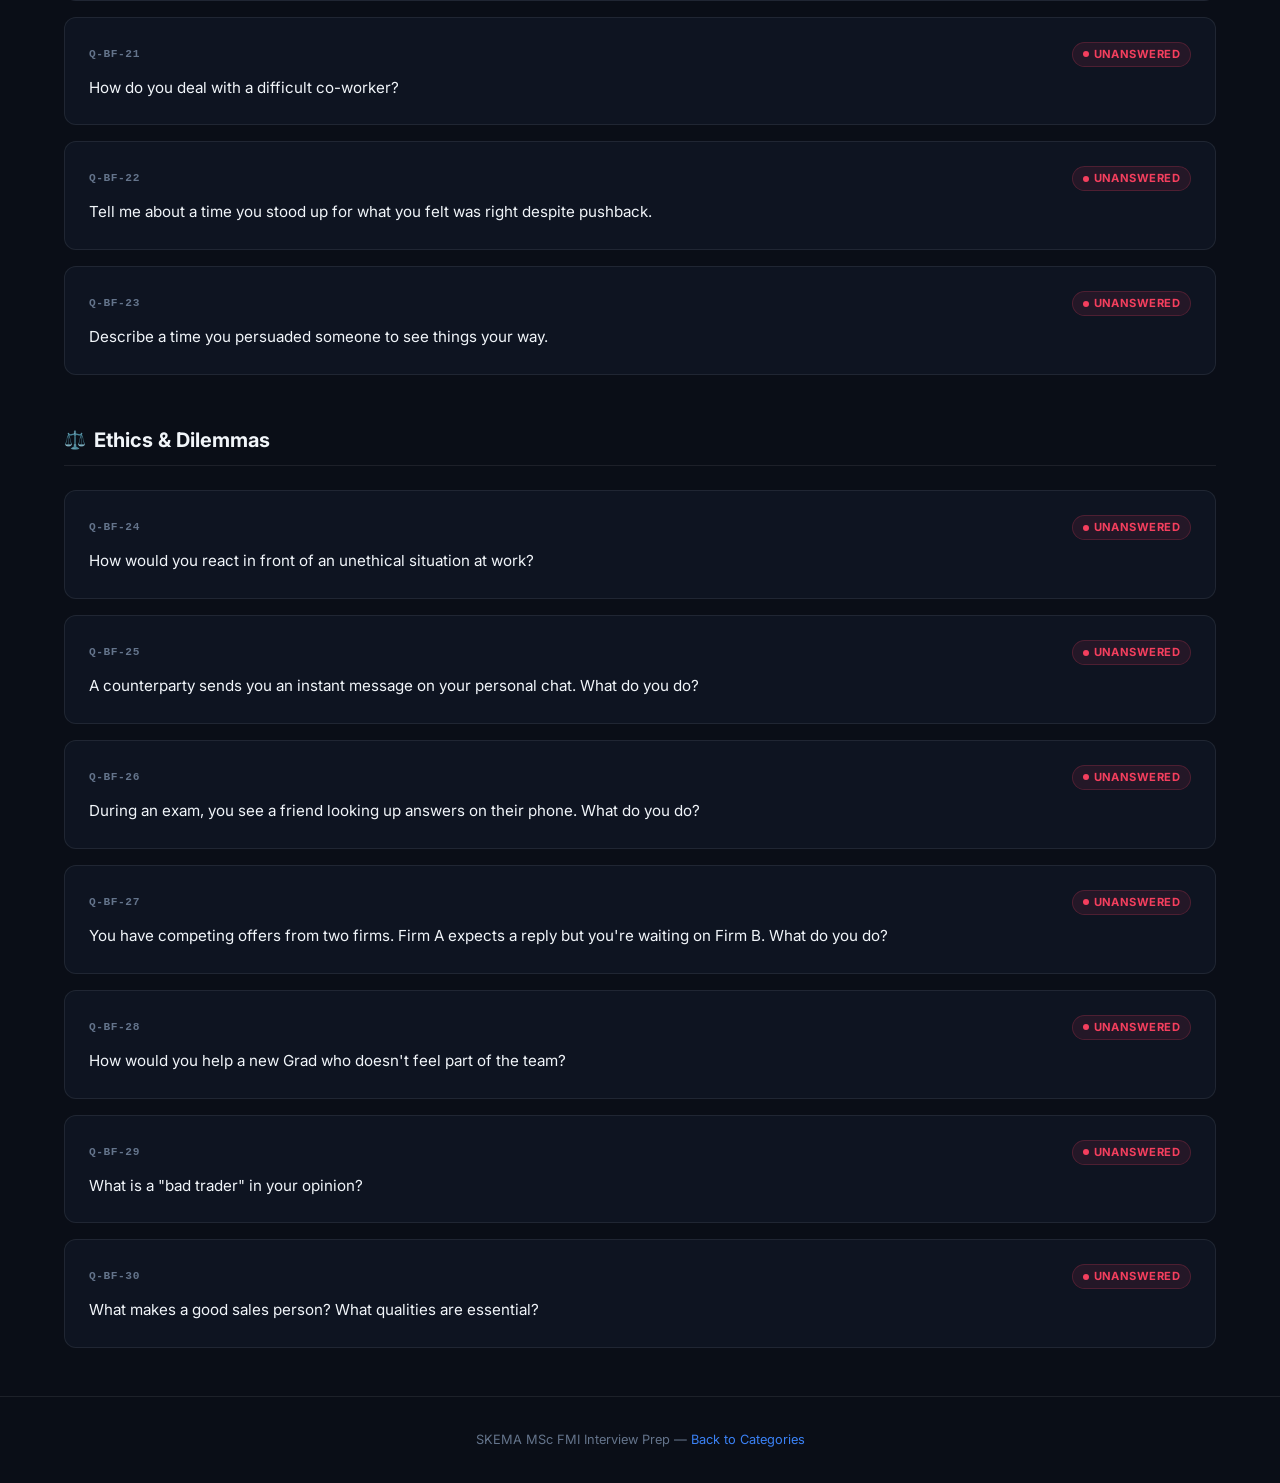
<file: q-prep-8x92k/pages/behavioral-fit.html>
<!DOCTYPE html>
<html lang="en">
<head>
  <meta charset="UTF-8">
  <meta name="viewport" content="width=device-width, initial-scale=1.0">
  <meta name="robots" content="noindex, nofollow">
  <meta name="description" content="Behavioral & Fit interview questions — Motivation, strengths, stress, ethics, sales simulation, career goals.">
  <title>Behavioral & Fit — FMI Interview Prep</title>
  <link rel="preconnect" href="https://fonts.googleapis.com">
  <link rel="preconnect" href="https://fonts.gstatic.com" crossorigin>
  <link href="https://fonts.googleapis.com/css2?family=Inter:wght@400;500;600;700;800&display=swap" rel="stylesheet">
  <link rel="stylesheet" href="../style.css">
</head>
<body>
  <div class="bg-grid"></div><div class="bg-glow"></div><div class="bg-glow-2"></div>
  <nav class="navbar"><div class="container"><a href="../index.html" class="navbar-brand"><span class="logo-icon">📊</span> FMI Prep</a><div class="navbar-links"><a href="../index.html">Categories</a></div></div></nav>

  <div class="container">
    <header class="page-header">
      <div class="breadcrumb"><a href="../index.html">Home</a><span>›</span><span>Behavioral & Fit</span></div>
      <h1>🤝 Behavioral & Fit</h1>
      <p class="page-desc">Motivation, personality, stress management, ethical dilemmas, sales simulation, career trajectory. Present in ~80% of all interviews.</p>
    </header>

    <div class="page-stats">
      <div class="stat"><span class="stat-num">30</span> questions</div>
      <div class="stat-divider"></div>
      <div class="stat"><span class="stat-num">0</span> answered</div>
      <div class="stat-divider"></div>
      <div class="stat"><span class="stat-num">30</span> remaining</div>
    </div>

    <!-- MOTIVATION -->
    <div class="question-section">
      <h2><span class="section-icon">🎯</span> Motivation & Self-Presentation</h2>

      <div class="question-card"><div class="q-header"><div class="q-header-left"><span class="q-number">Q-BF-01</span></div><span class="q-flag unanswered">Unanswered</span></div>
        <div class="q-text">Tell me about yourself. Walk me through your CV.</div></div>

      <div class="question-card"><div class="q-header"><div class="q-header-left"><span class="q-number">Q-BF-02</span></div><span class="q-flag unanswered">Unanswered</span></div>
        <div class="q-text">Why this company? Why not a competitor?</div></div>

      <div class="question-card"><div class="q-header"><div class="q-header-left"><span class="q-number">Q-BF-03</span></div><span class="q-flag unanswered">Unanswered</span></div>
        <div class="q-text">Why Sales & Trading? Why not M&A / Asset Management / Corporate Banking?</div></div>

      <div class="question-card"><div class="q-header"><div class="q-header-left"><span class="q-number">Q-BF-04</span></div><span class="q-flag unanswered">Unanswered</span></div>
        <div class="q-text">Why do you prefer trading over sales? Or sales over trading?</div></div>

      <div class="question-card"><div class="q-header"><div class="q-header-left"><span class="q-number">Q-BF-05</span></div><span class="q-flag unanswered">Unanswered</span></div>
        <div class="q-text">Why a small boutique rather than a big bank? (Or vice versa.)</div></div>

      <div class="question-card"><div class="q-header"><div class="q-header-left"><span class="q-number">Q-BF-06</span></div><span class="q-flag unanswered">Unanswered</span></div>
        <div class="q-text">What are your 3 main qualities? Your 3 main weaknesses?</div></div>

      <div class="question-card"><div class="q-header"><div class="q-header-left"><span class="q-number">Q-BF-07</span></div><span class="q-flag unanswered">Unanswered</span></div>
        <div class="q-text">With 2 equally qualified candidates, why should we pick you?</div></div>

      <div class="question-card"><div class="q-header"><div class="q-header-left"><span class="q-number">Q-BF-08</span></div><span class="q-flag unanswered">Unanswered</span></div>
        <div class="q-text">Describe yourself in one word.</div></div>

      <div class="question-card"><div class="q-header"><div class="q-header-left"><span class="q-number">Q-BF-09</span></div><span class="q-flag unanswered">Unanswered</span></div>
        <div class="q-text">How would your previous manager describe you if I called them?</div></div>

      <div class="question-card"><div class="q-header"><div class="q-header-left"><span class="q-number">Q-BF-10</span></div><span class="q-flag unanswered">Unanswered</span></div>
        <div class="q-text">Do you prefer people or numbers? You can only pick one.</div></div>
    </div>

    <!-- CAREER & EXPERIENCE -->
    <div class="question-section">
      <h2><span class="section-icon">📋</span> Career & Past Experience</h2>

      <div class="question-card"><div class="q-header"><div class="q-header-left"><span class="q-number">Q-BF-11</span></div><span class="q-flag unanswered">Unanswered</span></div>
        <div class="q-text">What did you learn from your previous internship? What was a typical day like?</div></div>

      <div class="question-card"><div class="q-header"><div class="q-header-left"><span class="q-number">Q-BF-12</span></div><span class="q-flag unanswered">Unanswered</span></div>
        <div class="q-text">Where do you see yourself in 1 year? 5 years? Banks, funds, asset management?</div></div>

      <div class="question-card"><div class="q-header"><div class="q-header-left"><span class="q-number">Q-BF-13</span></div><span class="q-flag unanswered">Unanswered</span></div>
        <div class="q-text">What is the difference between buy side and sell side?</div></div>

      <div class="question-card"><div class="q-header"><div class="q-header-left"><span class="q-number">Q-BF-14</span></div><span class="q-flag unanswered">Unanswered</span></div>
        <div class="q-text">Are you more career-driven or family-oriented?</div></div>

      <div class="question-card"><div class="q-header"><div class="q-header-left"><span class="q-number">Q-BF-15</span></div><span class="q-flag unanswered">Unanswered</span></div>
        <div class="q-text">What are your expectations for this internship? What do you hope to achieve?</div></div>
    </div>

    <!-- BEHAVIORAL (STAR) -->
    <div class="question-section">
      <h2><span class="section-icon">⭐</span> Behavioral (STAR Method)</h2>

      <div class="question-card"><div class="q-header"><div class="q-header-left"><span class="q-number">Q-BF-16</span></div><span class="q-flag unanswered">Unanswered</span></div>
        <div class="q-text">Tell me about a time you worked under pressure. How did you handle it?</div></div>

      <div class="question-card"><div class="q-header"><div class="q-header-left"><span class="q-number">Q-BF-17</span></div><span class="q-flag unanswered">Unanswered</span></div>
        <div class="q-text">Describe a time you had a leadership role in a team. What happened?</div></div>

      <div class="question-card"><div class="q-header"><div class="q-header-left"><span class="q-number">Q-BF-18</span></div><span class="q-flag unanswered">Unanswered</span></div>
        <div class="q-text">Tell me about a time a project did not go well. How did you deal with it?</div></div>

      <div class="question-card"><div class="q-header"><div class="q-header-left"><span class="q-number">Q-BF-19</span></div><span class="q-flag unanswered">Unanswered</span></div>
        <div class="q-text">Give an example of explaining something complex to someone who doesn't understand it.</div></div>

      <div class="question-card"><div class="q-header"><div class="q-header-left"><span class="q-number">Q-BF-20</span></div><span class="q-flag unanswered">Unanswered</span></div>
        <div class="q-text">How do you prioritize when you have too many tasks and not enough time?</div></div>

      <div class="question-card"><div class="q-header"><div class="q-header-left"><span class="q-number">Q-BF-21</span></div><span class="q-flag unanswered">Unanswered</span></div>
        <div class="q-text">How do you deal with a difficult co-worker?</div></div>

      <div class="question-card"><div class="q-header"><div class="q-header-left"><span class="q-number">Q-BF-22</span></div><span class="q-flag unanswered">Unanswered</span></div>
        <div class="q-text">Tell me about a time you stood up for what you felt was right despite pushback.</div></div>

      <div class="question-card"><div class="q-header"><div class="q-header-left"><span class="q-number">Q-BF-23</span></div><span class="q-flag unanswered">Unanswered</span></div>
        <div class="q-text">Describe a time you persuaded someone to see things your way.</div></div>
    </div>

    <!-- ETHICS & DILEMMAS -->
    <div class="question-section">
      <h2><span class="section-icon">⚖️</span> Ethics & Dilemmas</h2>

      <div class="question-card"><div class="q-header"><div class="q-header-left"><span class="q-number">Q-BF-24</span></div><span class="q-flag unanswered">Unanswered</span></div>
        <div class="q-text">How would you react in front of an unethical situation at work?</div></div>

      <div class="question-card"><div class="q-header"><div class="q-header-left"><span class="q-number">Q-BF-25</span></div><span class="q-flag unanswered">Unanswered</span></div>
        <div class="q-text">A counterparty sends you an instant message on your personal chat. What do you do?</div></div>

      <div class="question-card"><div class="q-header"><div class="q-header-left"><span class="q-number">Q-BF-26</span></div><span class="q-flag unanswered">Unanswered</span></div>
        <div class="q-text">During an exam, you see a friend looking up answers on their phone. What do you do?</div></div>

      <div class="question-card"><div class="q-header"><div class="q-header-left"><span class="q-number">Q-BF-27</span></div><span class="q-flag unanswered">Unanswered</span></div>
        <div class="q-text">You have competing offers from two firms. Firm A expects a reply but you're waiting on Firm B. What do you do?</div></div>

      <div class="question-card"><div class="q-header"><div class="q-header-left"><span class="q-number">Q-BF-28</span></div><span class="q-flag unanswered">Unanswered</span></div>
        <div class="q-text">How would you help a new Grad who doesn't feel part of the team?</div></div>

      <div class="question-card"><div class="q-header"><div class="q-header-left"><span class="q-number">Q-BF-29</span></div><span class="q-flag unanswered">Unanswered</span></div>
        <div class="q-text">What is a "bad trader" in your opinion?</div></div>

      <div class="question-card"><div class="q-header"><div class="q-header-left"><span class="q-number">Q-BF-30</span></div><span class="q-flag unanswered">Unanswered</span></div>
        <div class="q-text">What makes a good sales person? What qualities are essential?</div></div>
    </div>
  </div>

  <footer class="footer"><div class="container"><p>SKEMA MSc FMI Interview Prep — <a href="../index.html">Back to Categories</a></p></div></footer>
</body>
</html>
</file>
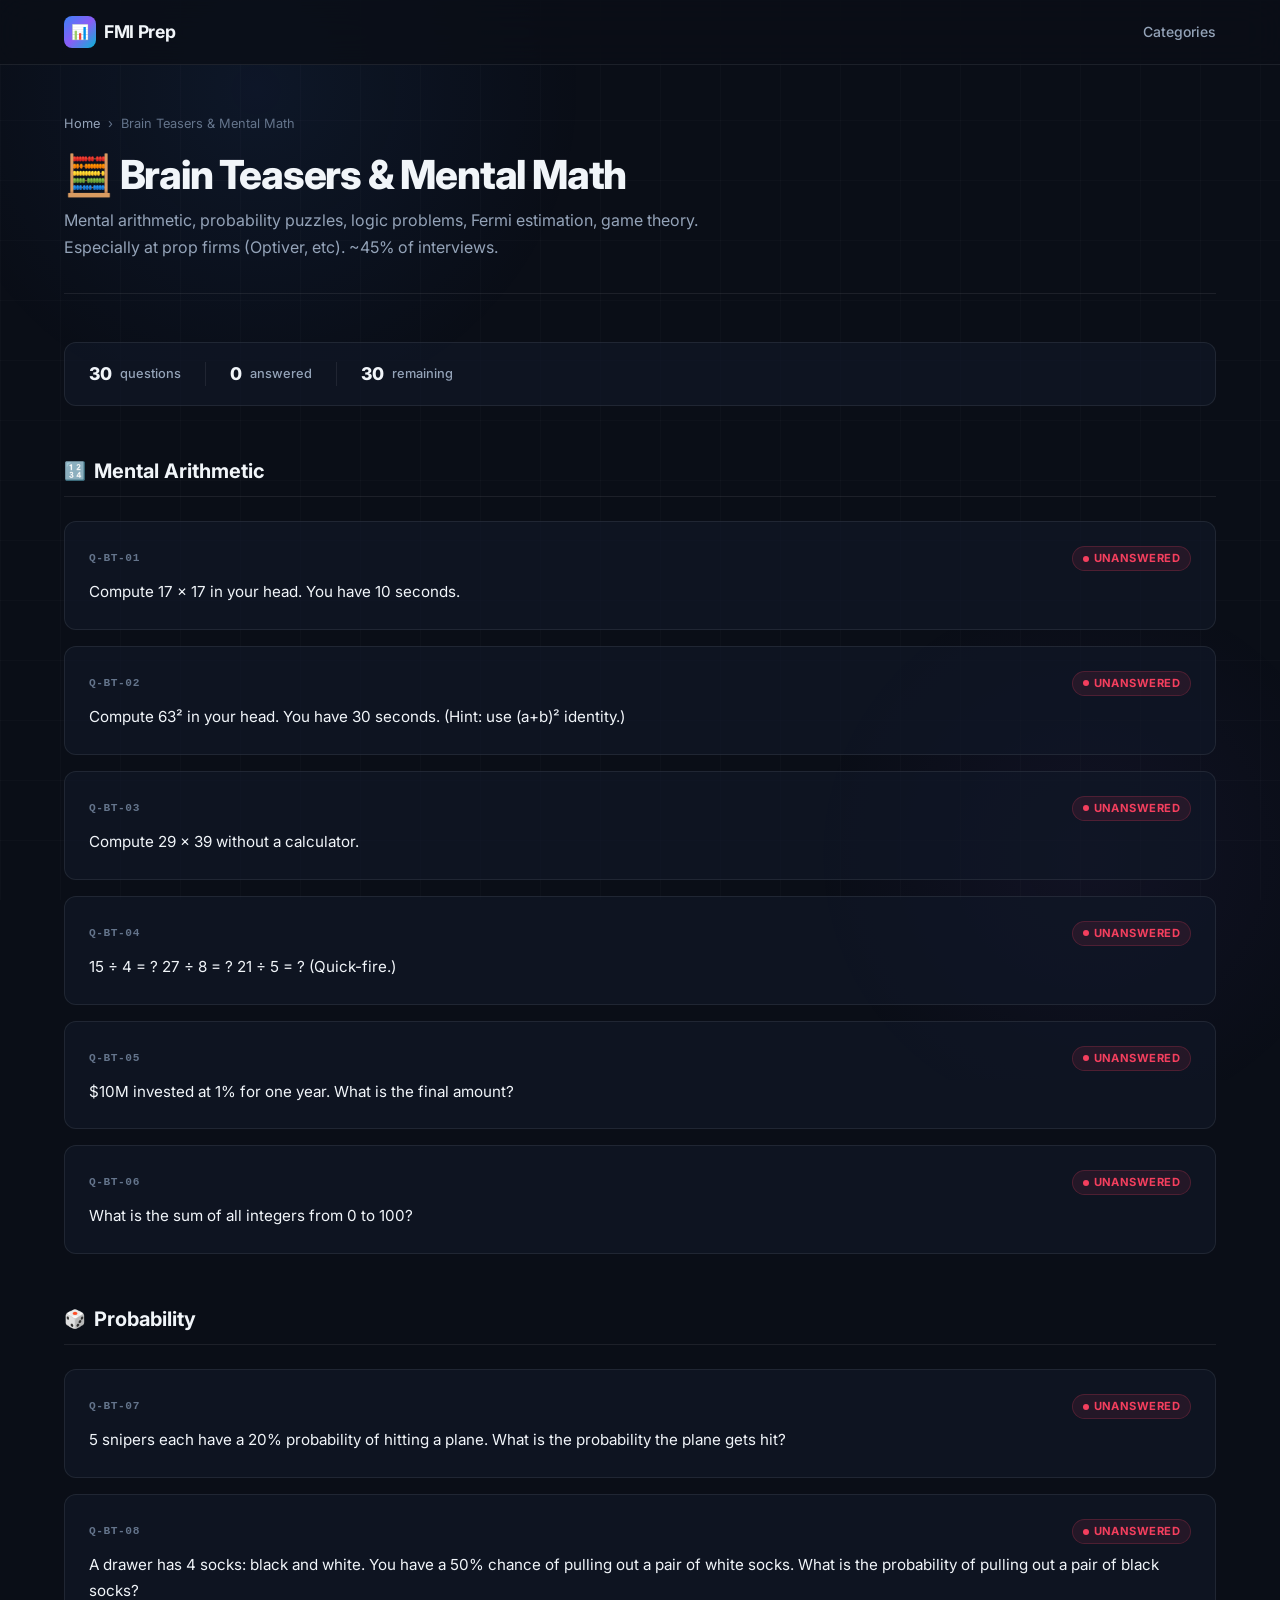
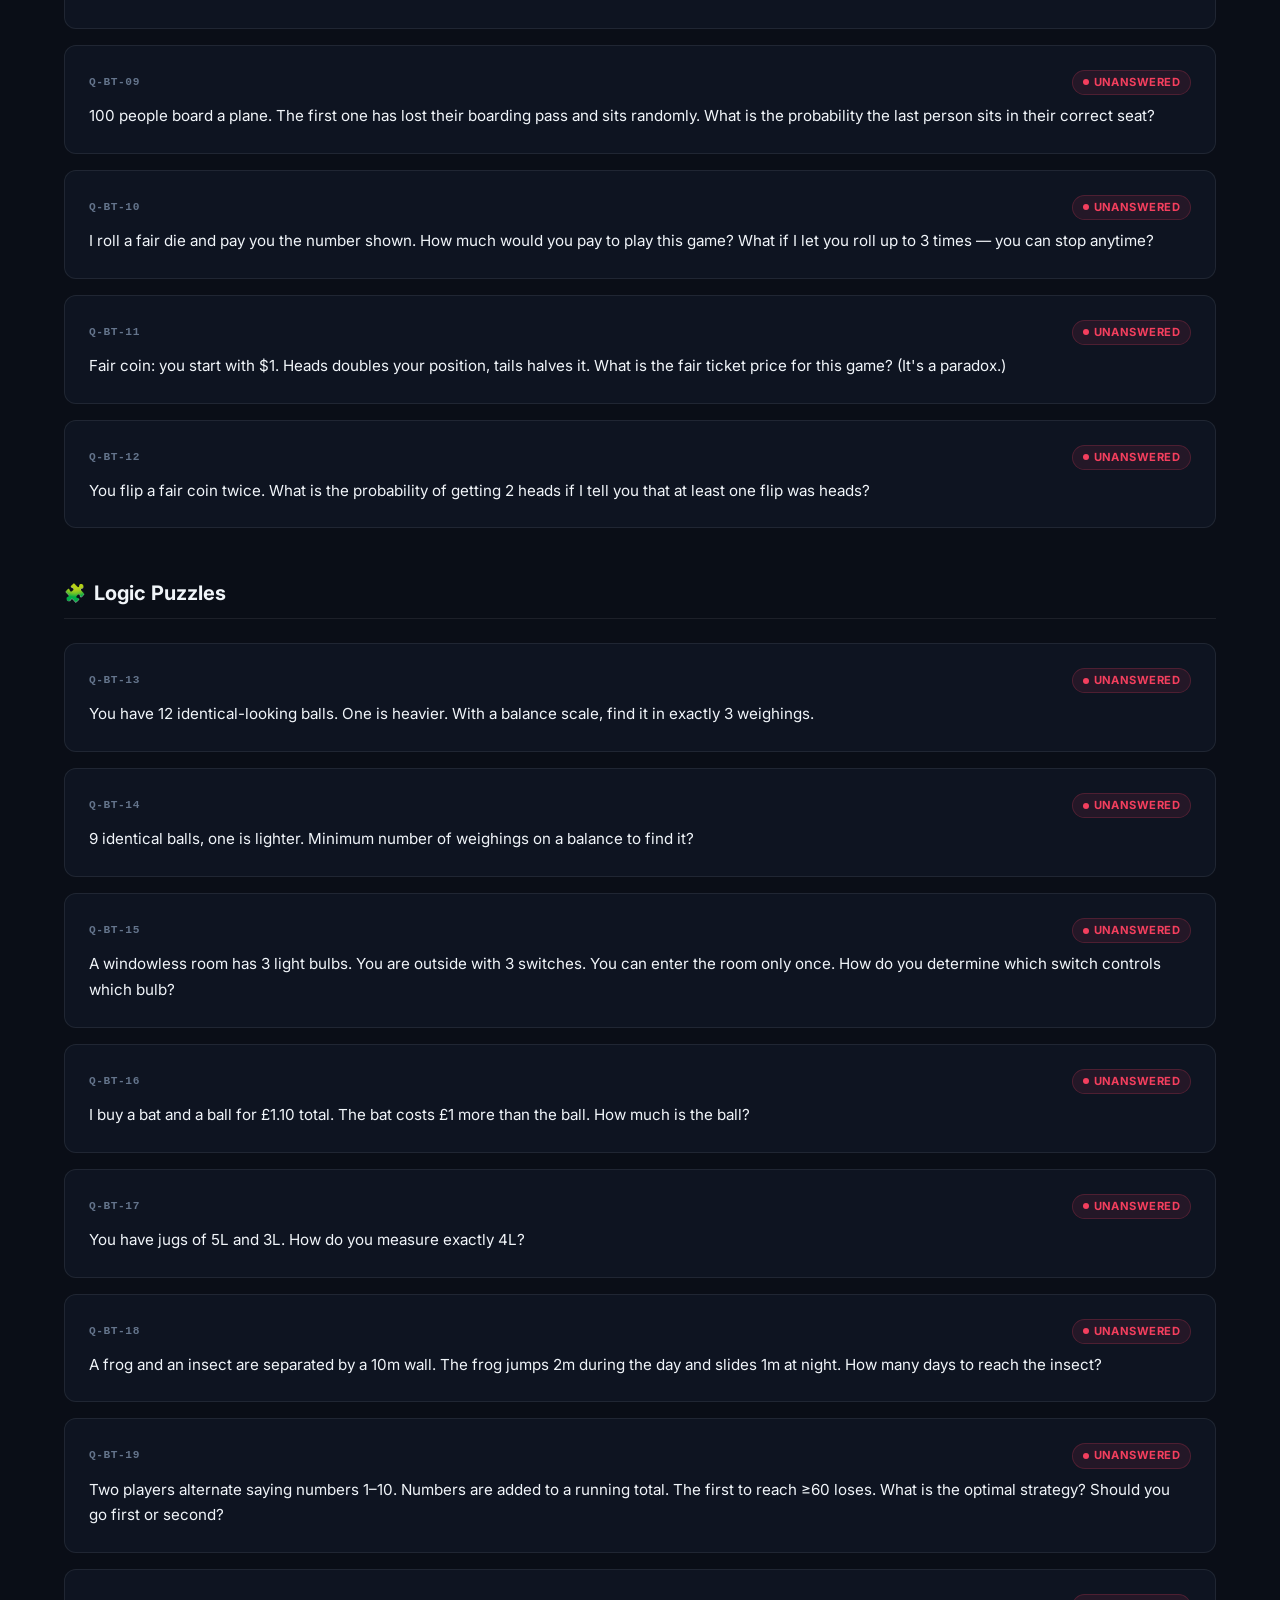
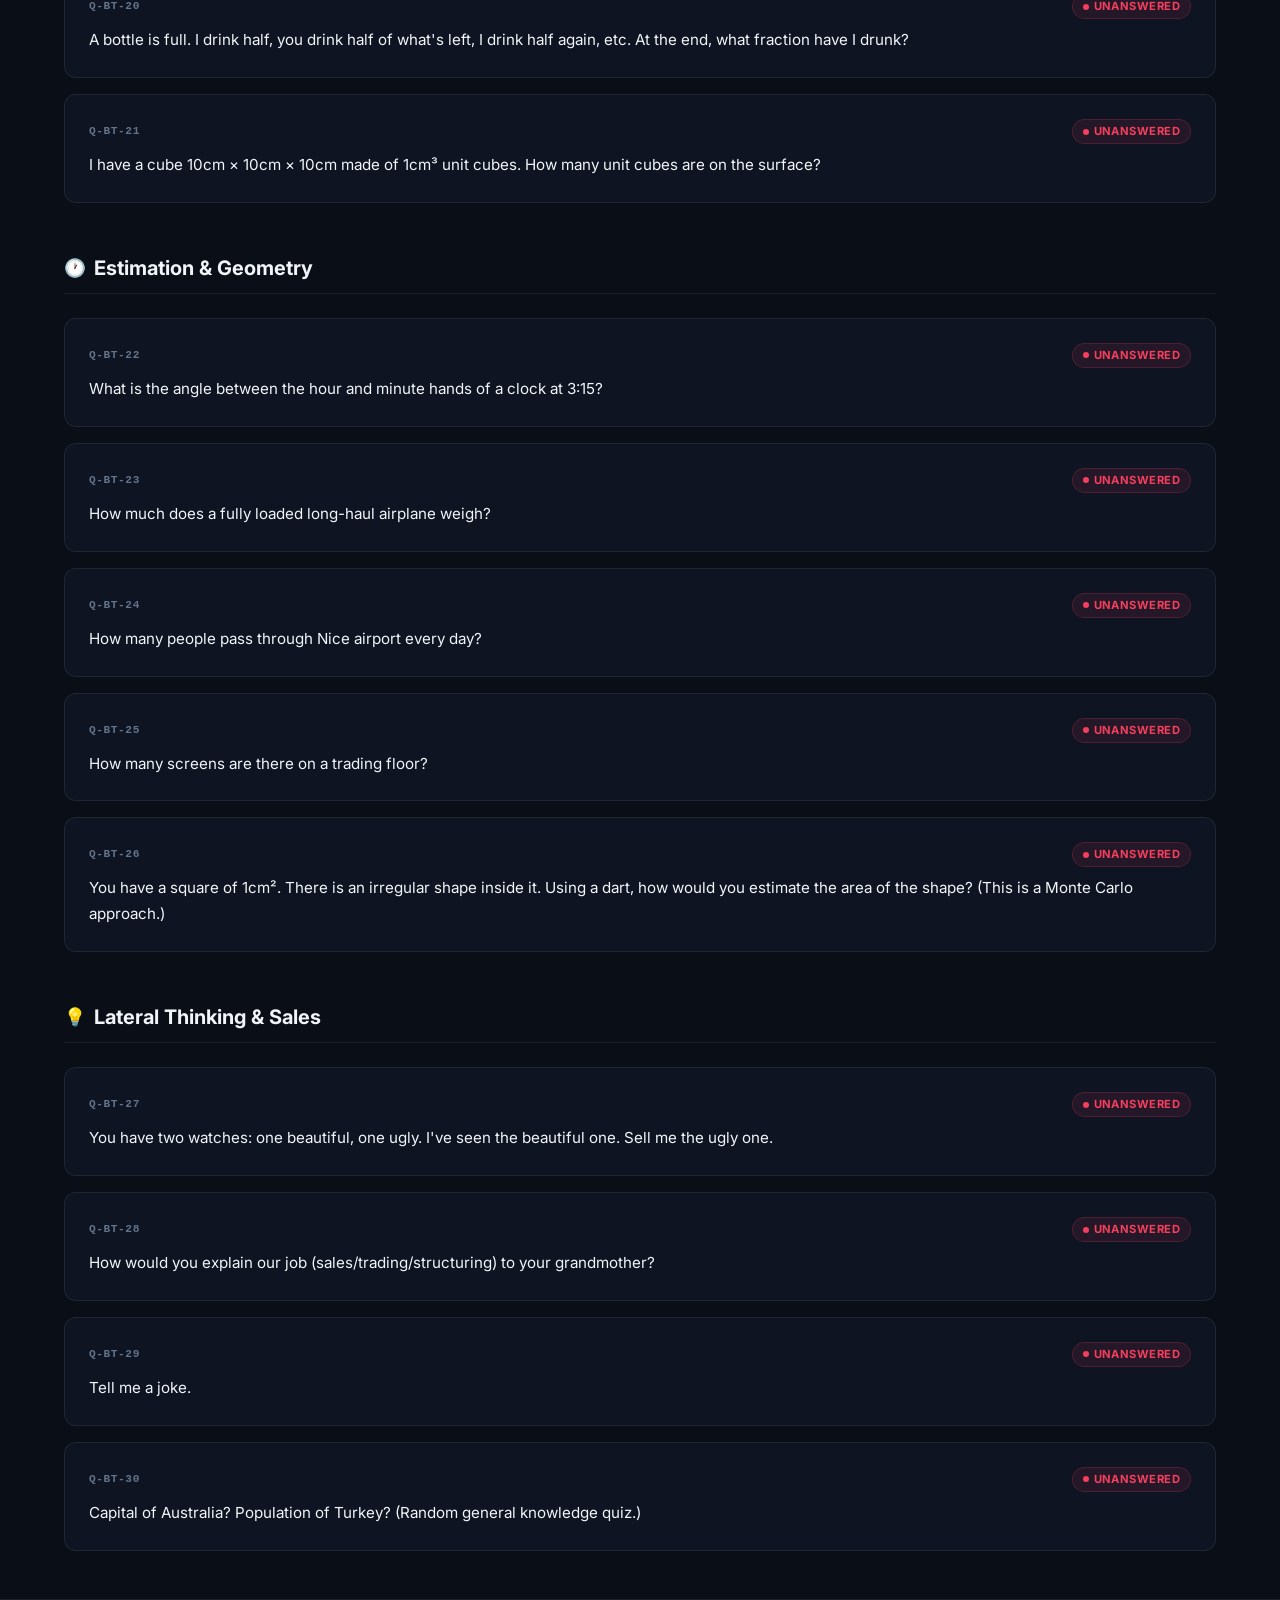
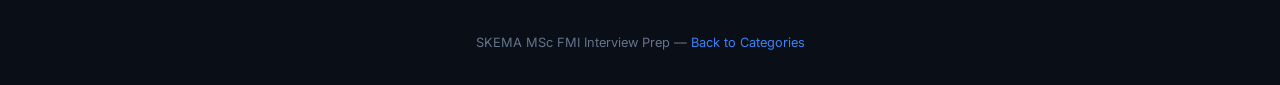
<file: q-prep-8x92k/pages/brain-teasers.html>
<!DOCTYPE html>
<html lang="en">
<head>
  <meta charset="UTF-8">
  <meta name="viewport" content="width=device-width, initial-scale=1.0">
  <meta name="robots" content="noindex, nofollow">
  <meta name="description" content="Brain Teasers & Mental Math interview questions — Probability, logic, estimation, mental arithmetic, game theory.">
  <title>Brain Teasers & Mental Math — FMI Interview Prep</title>
  <link rel="preconnect" href="https://fonts.googleapis.com">
  <link rel="preconnect" href="https://fonts.gstatic.com" crossorigin>
  <link href="https://fonts.googleapis.com/css2?family=Inter:wght@400;500;600;700;800&display=swap" rel="stylesheet">
  <link rel="stylesheet" href="../style.css">
</head>
<body>
  <div class="bg-grid"></div><div class="bg-glow"></div><div class="bg-glow-2"></div>
  <nav class="navbar"><div class="container"><a href="../index.html" class="navbar-brand"><span class="logo-icon">📊</span> FMI Prep</a><div class="navbar-links"><a href="../index.html">Categories</a></div></div></nav>

  <div class="container">
    <header class="page-header">
      <div class="breadcrumb"><a href="../index.html">Home</a><span>›</span><span>Brain Teasers & Mental Math</span></div>
      <h1>🧮 Brain Teasers & Mental Math</h1>
      <p class="page-desc">Mental arithmetic, probability puzzles, logic problems, Fermi estimation, game theory. Especially at prop firms (Optiver, etc). ~45% of interviews.</p>
    </header>

    <div class="page-stats">
      <div class="stat"><span class="stat-num">30</span> questions</div>
      <div class="stat-divider"></div>
      <div class="stat"><span class="stat-num">0</span> answered</div>
      <div class="stat-divider"></div>
      <div class="stat"><span class="stat-num">30</span> remaining</div>
    </div>

    <!-- MENTAL MATH -->
    <div class="question-section">
      <h2><span class="section-icon">🔢</span> Mental Arithmetic</h2>

      <div class="question-card"><div class="q-header"><div class="q-header-left"><span class="q-number">Q-BT-01</span></div><span class="q-flag unanswered">Unanswered</span></div>
        <div class="q-text">Compute 17 × 17 in your head. You have 10 seconds.</div></div>

      <div class="question-card"><div class="q-header"><div class="q-header-left"><span class="q-number">Q-BT-02</span></div><span class="q-flag unanswered">Unanswered</span></div>
        <div class="q-text">Compute 63² in your head. You have 30 seconds. (Hint: use (a+b)² identity.)</div></div>

      <div class="question-card"><div class="q-header"><div class="q-header-left"><span class="q-number">Q-BT-03</span></div><span class="q-flag unanswered">Unanswered</span></div>
        <div class="q-text">Compute 29 × 39 without a calculator.</div></div>

      <div class="question-card"><div class="q-header"><div class="q-header-left"><span class="q-number">Q-BT-04</span></div><span class="q-flag unanswered">Unanswered</span></div>
        <div class="q-text">15 ÷ 4 = ? 27 ÷ 8 = ? 21 ÷ 5 = ? (Quick-fire.)</div></div>

      <div class="question-card"><div class="q-header"><div class="q-header-left"><span class="q-number">Q-BT-05</span></div><span class="q-flag unanswered">Unanswered</span></div>
        <div class="q-text">$10M invested at 1% for one year. What is the final amount?</div></div>

      <div class="question-card"><div class="q-header"><div class="q-header-left"><span class="q-number">Q-BT-06</span></div><span class="q-flag unanswered">Unanswered</span></div>
        <div class="q-text">What is the sum of all integers from 0 to 100?</div></div>
    </div>

    <!-- PROBABILITY -->
    <div class="question-section">
      <h2><span class="section-icon">🎲</span> Probability</h2>

      <div class="question-card"><div class="q-header"><div class="q-header-left"><span class="q-number">Q-BT-07</span></div><span class="q-flag unanswered">Unanswered</span></div>
        <div class="q-text">5 snipers each have a 20% probability of hitting a plane. What is the probability the plane gets hit?</div></div>

      <div class="question-card"><div class="q-header"><div class="q-header-left"><span class="q-number">Q-BT-08</span></div><span class="q-flag unanswered">Unanswered</span></div>
        <div class="q-text">A drawer has 4 socks: black and white. You have a 50% chance of pulling out a pair of white socks. What is the probability of pulling out a pair of black socks?</div></div>

      <div class="question-card"><div class="q-header"><div class="q-header-left"><span class="q-number">Q-BT-09</span></div><span class="q-flag unanswered">Unanswered</span></div>
        <div class="q-text">100 people board a plane. The first one has lost their boarding pass and sits randomly. What is the probability the last person sits in their correct seat?</div></div>

      <div class="question-card"><div class="q-header"><div class="q-header-left"><span class="q-number">Q-BT-10</span></div><span class="q-flag unanswered">Unanswered</span></div>
        <div class="q-text">I roll a fair die and pay you the number shown. How much would you pay to play this game? What if I let you roll up to 3 times — you can stop anytime?</div></div>

      <div class="question-card"><div class="q-header"><div class="q-header-left"><span class="q-number">Q-BT-11</span></div><span class="q-flag unanswered">Unanswered</span></div>
        <div class="q-text">Fair coin: you start with $1. Heads doubles your position, tails halves it. What is the fair ticket price for this game? (It's a paradox.)</div></div>

      <div class="question-card"><div class="q-header"><div class="q-header-left"><span class="q-number">Q-BT-12</span></div><span class="q-flag unanswered">Unanswered</span></div>
        <div class="q-text">You flip a fair coin twice. What is the probability of getting 2 heads if I tell you that at least one flip was heads?</div></div>
    </div>

    <!-- LOGIC -->
    <div class="question-section">
      <h2><span class="section-icon">🧩</span> Logic Puzzles</h2>

      <div class="question-card"><div class="q-header"><div class="q-header-left"><span class="q-number">Q-BT-13</span></div><span class="q-flag unanswered">Unanswered</span></div>
        <div class="q-text">You have 12 identical-looking balls. One is heavier. With a balance scale, find it in exactly 3 weighings.</div></div>

      <div class="question-card"><div class="q-header"><div class="q-header-left"><span class="q-number">Q-BT-14</span></div><span class="q-flag unanswered">Unanswered</span></div>
        <div class="q-text">9 identical balls, one is lighter. Minimum number of weighings on a balance to find it?</div></div>

      <div class="question-card"><div class="q-header"><div class="q-header-left"><span class="q-number">Q-BT-15</span></div><span class="q-flag unanswered">Unanswered</span></div>
        <div class="q-text">A windowless room has 3 light bulbs. You are outside with 3 switches. You can enter the room only once. How do you determine which switch controls which bulb?</div></div>

      <div class="question-card"><div class="q-header"><div class="q-header-left"><span class="q-number">Q-BT-16</span></div><span class="q-flag unanswered">Unanswered</span></div>
        <div class="q-text">I buy a bat and a ball for £1.10 total. The bat costs £1 more than the ball. How much is the ball?</div></div>

      <div class="question-card"><div class="q-header"><div class="q-header-left"><span class="q-number">Q-BT-17</span></div><span class="q-flag unanswered">Unanswered</span></div>
        <div class="q-text">You have jugs of 5L and 3L. How do you measure exactly 4L?</div></div>

      <div class="question-card"><div class="q-header"><div class="q-header-left"><span class="q-number">Q-BT-18</span></div><span class="q-flag unanswered">Unanswered</span></div>
        <div class="q-text">A frog and an insect are separated by a 10m wall. The frog jumps 2m during the day and slides 1m at night. How many days to reach the insect?</div></div>

      <div class="question-card"><div class="q-header"><div class="q-header-left"><span class="q-number">Q-BT-19</span></div><span class="q-flag unanswered">Unanswered</span></div>
        <div class="q-text">Two players alternate saying numbers 1–10. Numbers are added to a running total. The first to reach ≥60 loses. What is the optimal strategy? Should you go first or second?</div></div>

      <div class="question-card"><div class="q-header"><div class="q-header-left"><span class="q-number">Q-BT-20</span></div><span class="q-flag unanswered">Unanswered</span></div>
        <div class="q-text">A bottle is full. I drink half, you drink half of what's left, I drink half again, etc. At the end, what fraction have I drunk?</div></div>

      <div class="question-card"><div class="q-header"><div class="q-header-left"><span class="q-number">Q-BT-21</span></div><span class="q-flag unanswered">Unanswered</span></div>
        <div class="q-text">I have a cube 10cm × 10cm × 10cm made of 1cm³ unit cubes. How many unit cubes are on the surface?</div></div>
    </div>

    <!-- ESTIMATION & CLOCK -->
    <div class="question-section">
      <h2><span class="section-icon">🕐</span> Estimation & Geometry</h2>

      <div class="question-card"><div class="q-header"><div class="q-header-left"><span class="q-number">Q-BT-22</span></div><span class="q-flag unanswered">Unanswered</span></div>
        <div class="q-text">What is the angle between the hour and minute hands of a clock at 3:15?</div></div>

      <div class="question-card"><div class="q-header"><div class="q-header-left"><span class="q-number">Q-BT-23</span></div><span class="q-flag unanswered">Unanswered</span></div>
        <div class="q-text">How much does a fully loaded long-haul airplane weigh?</div></div>

      <div class="question-card"><div class="q-header"><div class="q-header-left"><span class="q-number">Q-BT-24</span></div><span class="q-flag unanswered">Unanswered</span></div>
        <div class="q-text">How many people pass through Nice airport every day?</div></div>

      <div class="question-card"><div class="q-header"><div class="q-header-left"><span class="q-number">Q-BT-25</span></div><span class="q-flag unanswered">Unanswered</span></div>
        <div class="q-text">How many screens are there on a trading floor?</div></div>

      <div class="question-card"><div class="q-header"><div class="q-header-left"><span class="q-number">Q-BT-26</span></div><span class="q-flag unanswered">Unanswered</span></div>
        <div class="q-text">You have a square of 1cm². There is an irregular shape inside it. Using a dart, how would you estimate the area of the shape? (This is a Monte Carlo approach.)</div></div>
    </div>

    <!-- SALES & LATERAL -->
    <div class="question-section">
      <h2><span class="section-icon">💡</span> Lateral Thinking & Sales</h2>

      <div class="question-card"><div class="q-header"><div class="q-header-left"><span class="q-number">Q-BT-27</span></div><span class="q-flag unanswered">Unanswered</span></div>
        <div class="q-text">You have two watches: one beautiful, one ugly. I've seen the beautiful one. Sell me the ugly one.</div></div>

      <div class="question-card"><div class="q-header"><div class="q-header-left"><span class="q-number">Q-BT-28</span></div><span class="q-flag unanswered">Unanswered</span></div>
        <div class="q-text">How would you explain our job (sales/trading/structuring) to your grandmother?</div></div>

      <div class="question-card"><div class="q-header"><div class="q-header-left"><span class="q-number">Q-BT-29</span></div><span class="q-flag unanswered">Unanswered</span></div>
        <div class="q-text">Tell me a joke.</div></div>

      <div class="question-card"><div class="q-header"><div class="q-header-left"><span class="q-number">Q-BT-30</span></div><span class="q-flag unanswered">Unanswered</span></div>
        <div class="q-text">Capital of Australia? Population of Turkey? (Random general knowledge quiz.)</div></div>
    </div>
  </div>

  <footer class="footer"><div class="container"><p>SKEMA MSc FMI Interview Prep — <a href="../index.html">Back to Categories</a></p></div></footer>
</body>
</html>
</file>
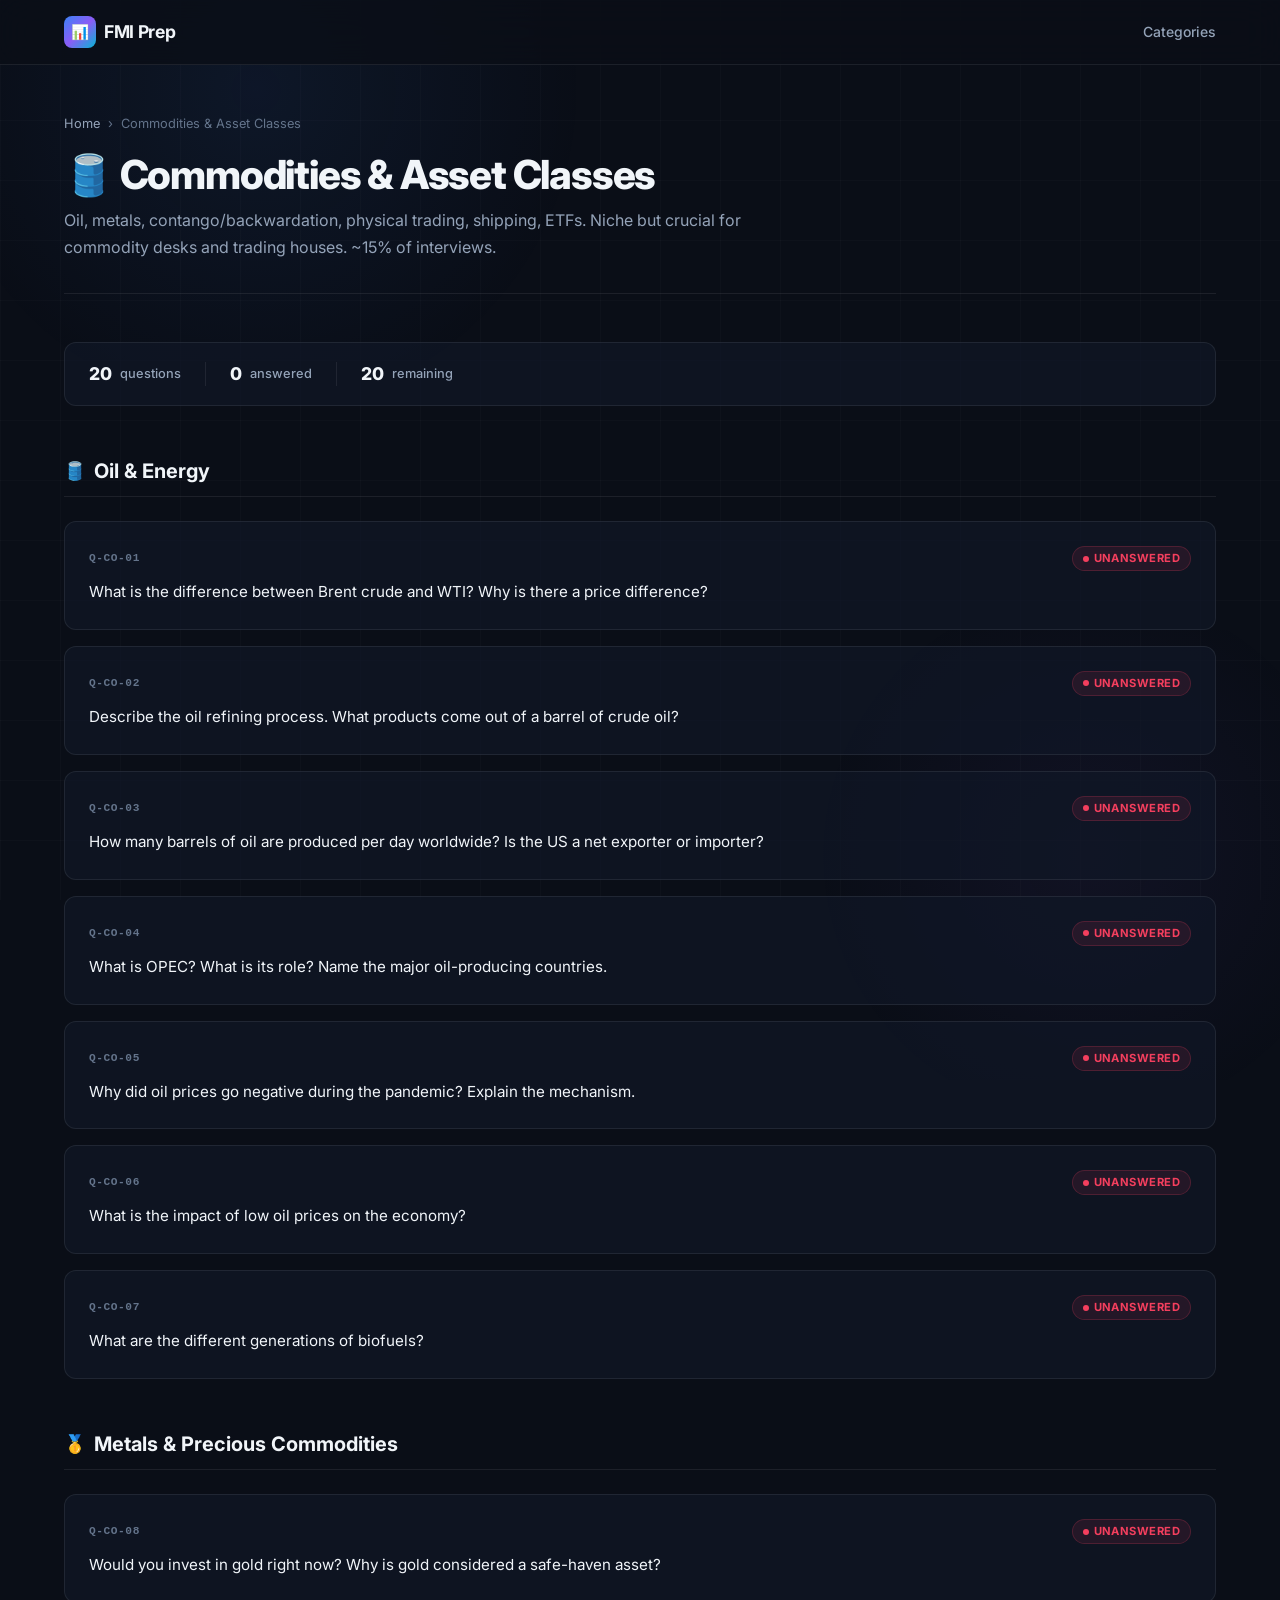
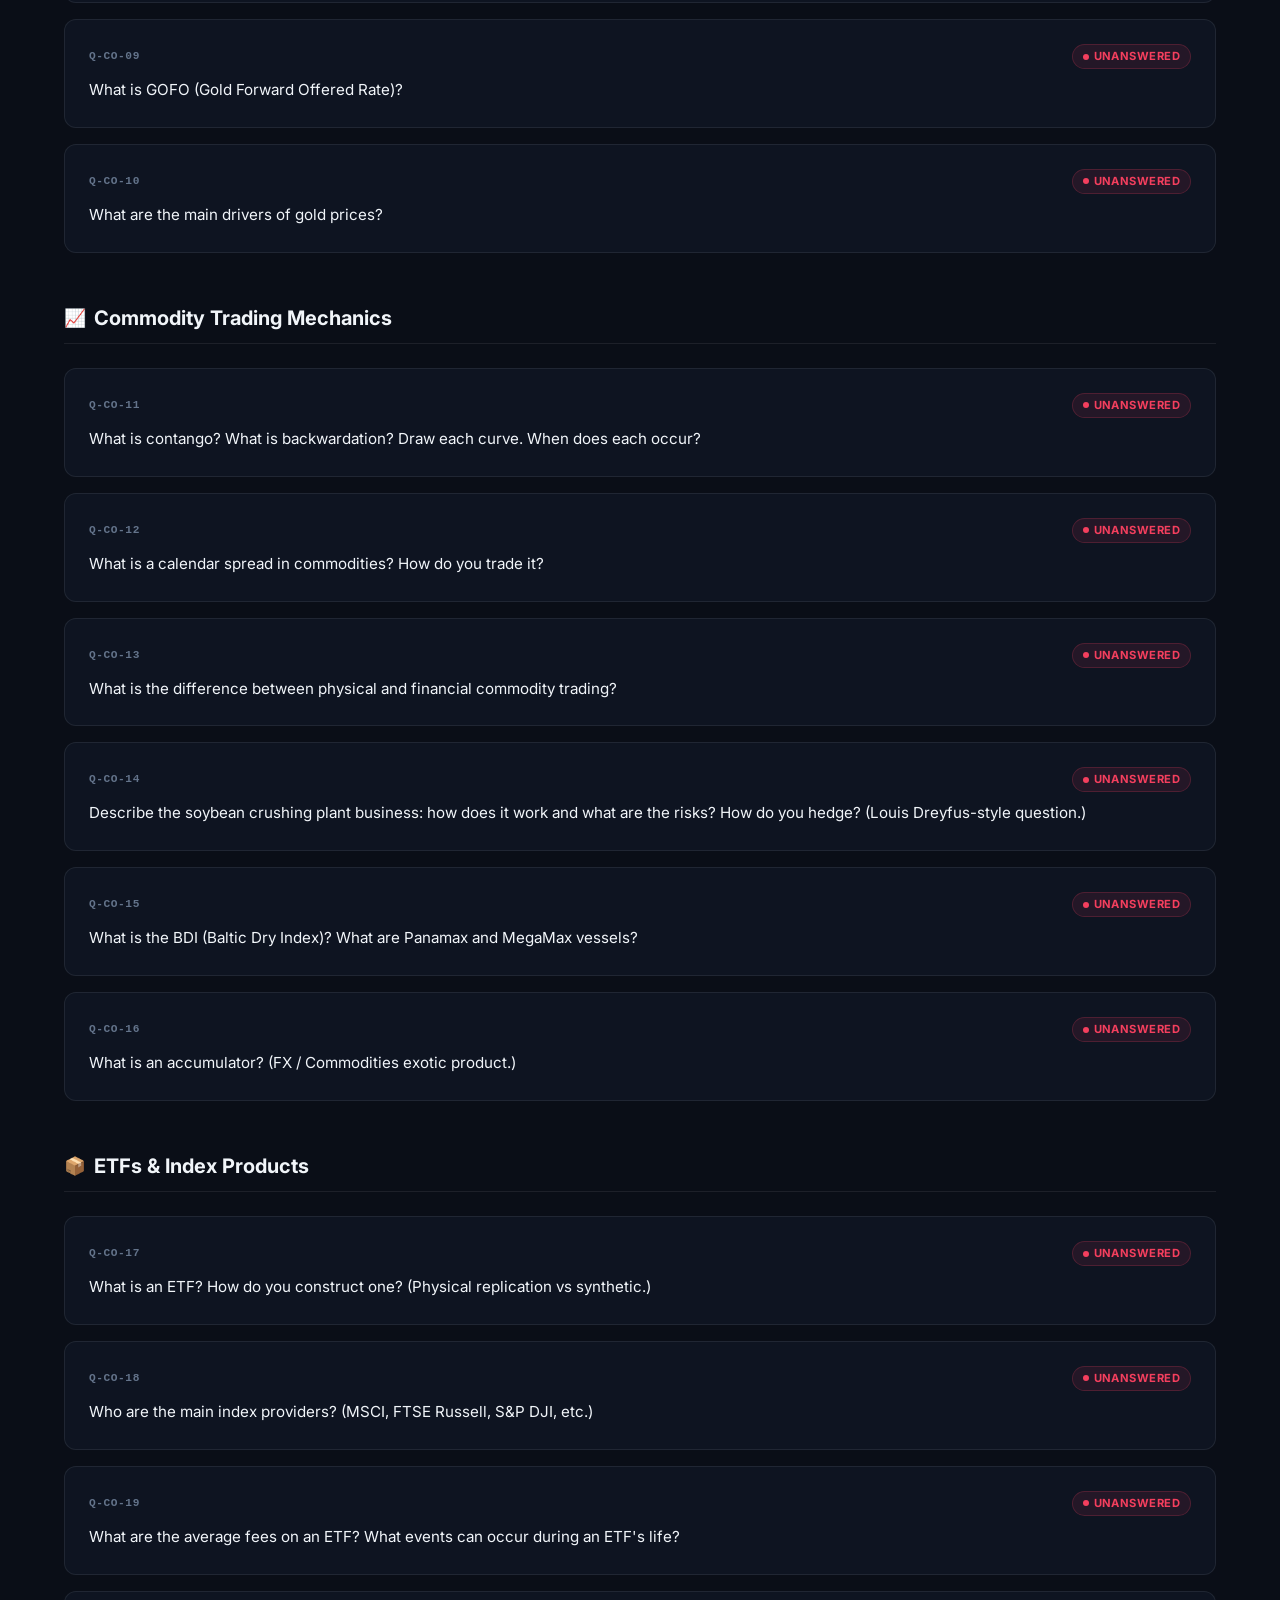
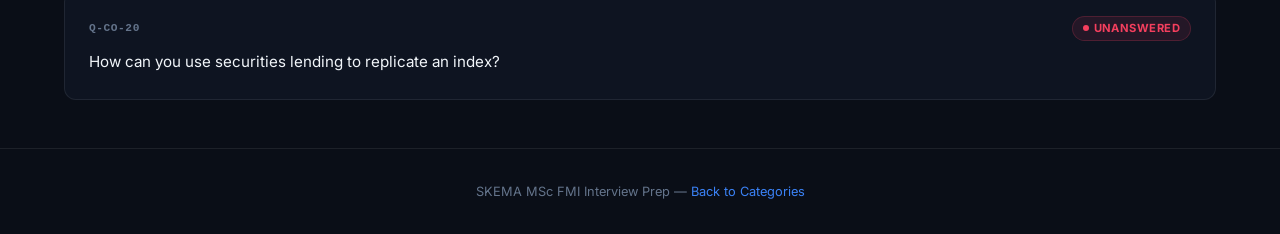
<file: q-prep-8x92k/pages/commodities.html>
<!DOCTYPE html>
<html lang="en">
<head>
  <meta charset="UTF-8">
  <meta name="viewport" content="width=device-width, initial-scale=1.0">
  <meta name="robots" content="noindex, nofollow">
  <meta name="description" content="Commodities & Asset Classes interview questions — Oil, metals, contango, backwardation, ETFs, physical trading.">
  <title>Commodities & Asset Classes — FMI Interview Prep</title>
  <link rel="preconnect" href="https://fonts.googleapis.com">
  <link rel="preconnect" href="https://fonts.gstatic.com" crossorigin>
  <link href="https://fonts.googleapis.com/css2?family=Inter:wght@400;500;600;700;800&display=swap" rel="stylesheet">
  <link rel="stylesheet" href="../style.css">
</head>
<body>
  <div class="bg-grid"></div><div class="bg-glow"></div><div class="bg-glow-2"></div>
  <nav class="navbar"><div class="container"><a href="../index.html" class="navbar-brand"><span class="logo-icon">📊</span> FMI Prep</a><div class="navbar-links"><a href="../index.html">Categories</a></div></div></nav>

  <div class="container">
    <header class="page-header">
      <div class="breadcrumb"><a href="../index.html">Home</a><span>›</span><span>Commodities & Asset Classes</span></div>
      <h1>🛢️ Commodities & Asset Classes</h1>
      <p class="page-desc">Oil, metals, contango/backwardation, physical trading, shipping, ETFs. Niche but crucial for commodity desks and trading houses. ~15% of interviews.</p>
    </header>

    <div class="page-stats">
      <div class="stat"><span class="stat-num">20</span> questions</div>
      <div class="stat-divider"></div>
      <div class="stat"><span class="stat-num">0</span> answered</div>
      <div class="stat-divider"></div>
      <div class="stat"><span class="stat-num">20</span> remaining</div>
    </div>

    <!-- OIL -->
    <div class="question-section">
      <h2><span class="section-icon">🛢️</span> Oil & Energy</h2>

      <div class="question-card"><div class="q-header"><div class="q-header-left"><span class="q-number">Q-CO-01</span></div><span class="q-flag unanswered">Unanswered</span></div>
        <div class="q-text">What is the difference between Brent crude and WTI? Why is there a price difference?</div></div>

      <div class="question-card"><div class="q-header"><div class="q-header-left"><span class="q-number">Q-CO-02</span></div><span class="q-flag unanswered">Unanswered</span></div>
        <div class="q-text">Describe the oil refining process. What products come out of a barrel of crude oil?</div></div>

      <div class="question-card"><div class="q-header"><div class="q-header-left"><span class="q-number">Q-CO-03</span></div><span class="q-flag unanswered">Unanswered</span></div>
        <div class="q-text">How many barrels of oil are produced per day worldwide? Is the US a net exporter or importer?</div></div>

      <div class="question-card"><div class="q-header"><div class="q-header-left"><span class="q-number">Q-CO-04</span></div><span class="q-flag unanswered">Unanswered</span></div>
        <div class="q-text">What is OPEC? What is its role? Name the major oil-producing countries.</div></div>

      <div class="question-card"><div class="q-header"><div class="q-header-left"><span class="q-number">Q-CO-05</span></div><span class="q-flag unanswered">Unanswered</span></div>
        <div class="q-text">Why did oil prices go negative during the pandemic? Explain the mechanism.</div></div>

      <div class="question-card"><div class="q-header"><div class="q-header-left"><span class="q-number">Q-CO-06</span></div><span class="q-flag unanswered">Unanswered</span></div>
        <div class="q-text">What is the impact of low oil prices on the economy?</div></div>

      <div class="question-card"><div class="q-header"><div class="q-header-left"><span class="q-number">Q-CO-07</span></div><span class="q-flag unanswered">Unanswered</span></div>
        <div class="q-text">What are the different generations of biofuels?</div></div>
    </div>

    <!-- METALS -->
    <div class="question-section">
      <h2><span class="section-icon">🥇</span> Metals & Precious Commodities</h2>

      <div class="question-card"><div class="q-header"><div class="q-header-left"><span class="q-number">Q-CO-08</span></div><span class="q-flag unanswered">Unanswered</span></div>
        <div class="q-text">Would you invest in gold right now? Why is gold considered a safe-haven asset?</div></div>

      <div class="question-card"><div class="q-header"><div class="q-header-left"><span class="q-number">Q-CO-09</span></div><span class="q-flag unanswered">Unanswered</span></div>
        <div class="q-text">What is GOFO (Gold Forward Offered Rate)?</div></div>

      <div class="question-card"><div class="q-header"><div class="q-header-left"><span class="q-number">Q-CO-10</span></div><span class="q-flag unanswered">Unanswered</span></div>
        <div class="q-text">What are the main drivers of gold prices?</div></div>
    </div>

    <!-- TRADING MECHANICS -->
    <div class="question-section">
      <h2><span class="section-icon">📈</span> Commodity Trading Mechanics</h2>

      <div class="question-card"><div class="q-header"><div class="q-header-left"><span class="q-number">Q-CO-11</span></div><span class="q-flag unanswered">Unanswered</span></div>
        <div class="q-text">What is contango? What is backwardation? Draw each curve. When does each occur?</div></div>

      <div class="question-card"><div class="q-header"><div class="q-header-left"><span class="q-number">Q-CO-12</span></div><span class="q-flag unanswered">Unanswered</span></div>
        <div class="q-text">What is a calendar spread in commodities? How do you trade it?</div></div>

      <div class="question-card"><div class="q-header"><div class="q-header-left"><span class="q-number">Q-CO-13</span></div><span class="q-flag unanswered">Unanswered</span></div>
        <div class="q-text">What is the difference between physical and financial commodity trading?</div></div>

      <div class="question-card"><div class="q-header"><div class="q-header-left"><span class="q-number">Q-CO-14</span></div><span class="q-flag unanswered">Unanswered</span></div>
        <div class="q-text">Describe the soybean crushing plant business: how does it work and what are the risks? How do you hedge? (Louis Dreyfus-style question.)</div></div>

      <div class="question-card"><div class="q-header"><div class="q-header-left"><span class="q-number">Q-CO-15</span></div><span class="q-flag unanswered">Unanswered</span></div>
        <div class="q-text">What is the BDI (Baltic Dry Index)? What are Panamax and MegaMax vessels?</div></div>

      <div class="question-card"><div class="q-header"><div class="q-header-left"><span class="q-number">Q-CO-16</span></div><span class="q-flag unanswered">Unanswered</span></div>
        <div class="q-text">What is an accumulator? (FX / Commodities exotic product.)</div></div>
    </div>

    <!-- ETFS -->
    <div class="question-section">
      <h2><span class="section-icon">📦</span> ETFs & Index Products</h2>

      <div class="question-card"><div class="q-header"><div class="q-header-left"><span class="q-number">Q-CO-17</span></div><span class="q-flag unanswered">Unanswered</span></div>
        <div class="q-text">What is an ETF? How do you construct one? (Physical replication vs synthetic.)</div></div>

      <div class="question-card"><div class="q-header"><div class="q-header-left"><span class="q-number">Q-CO-18</span></div><span class="q-flag unanswered">Unanswered</span></div>
        <div class="q-text">Who are the main index providers? (MSCI, FTSE Russell, S&P DJI, etc.)</div></div>

      <div class="question-card"><div class="q-header"><div class="q-header-left"><span class="q-number">Q-CO-19</span></div><span class="q-flag unanswered">Unanswered</span></div>
        <div class="q-text">What are the average fees on an ETF? What events can occur during an ETF's life?</div></div>

      <div class="question-card"><div class="q-header"><div class="q-header-left"><span class="q-number">Q-CO-20</span></div><span class="q-flag unanswered">Unanswered</span></div>
        <div class="q-text">How can you use securities lending to replicate an index?</div></div>
    </div>
  </div>

  <footer class="footer"><div class="container"><p>SKEMA MSc FMI Interview Prep — <a href="../index.html">Back to Categories</a></p></div></footer>
</body>
</html>
</file>
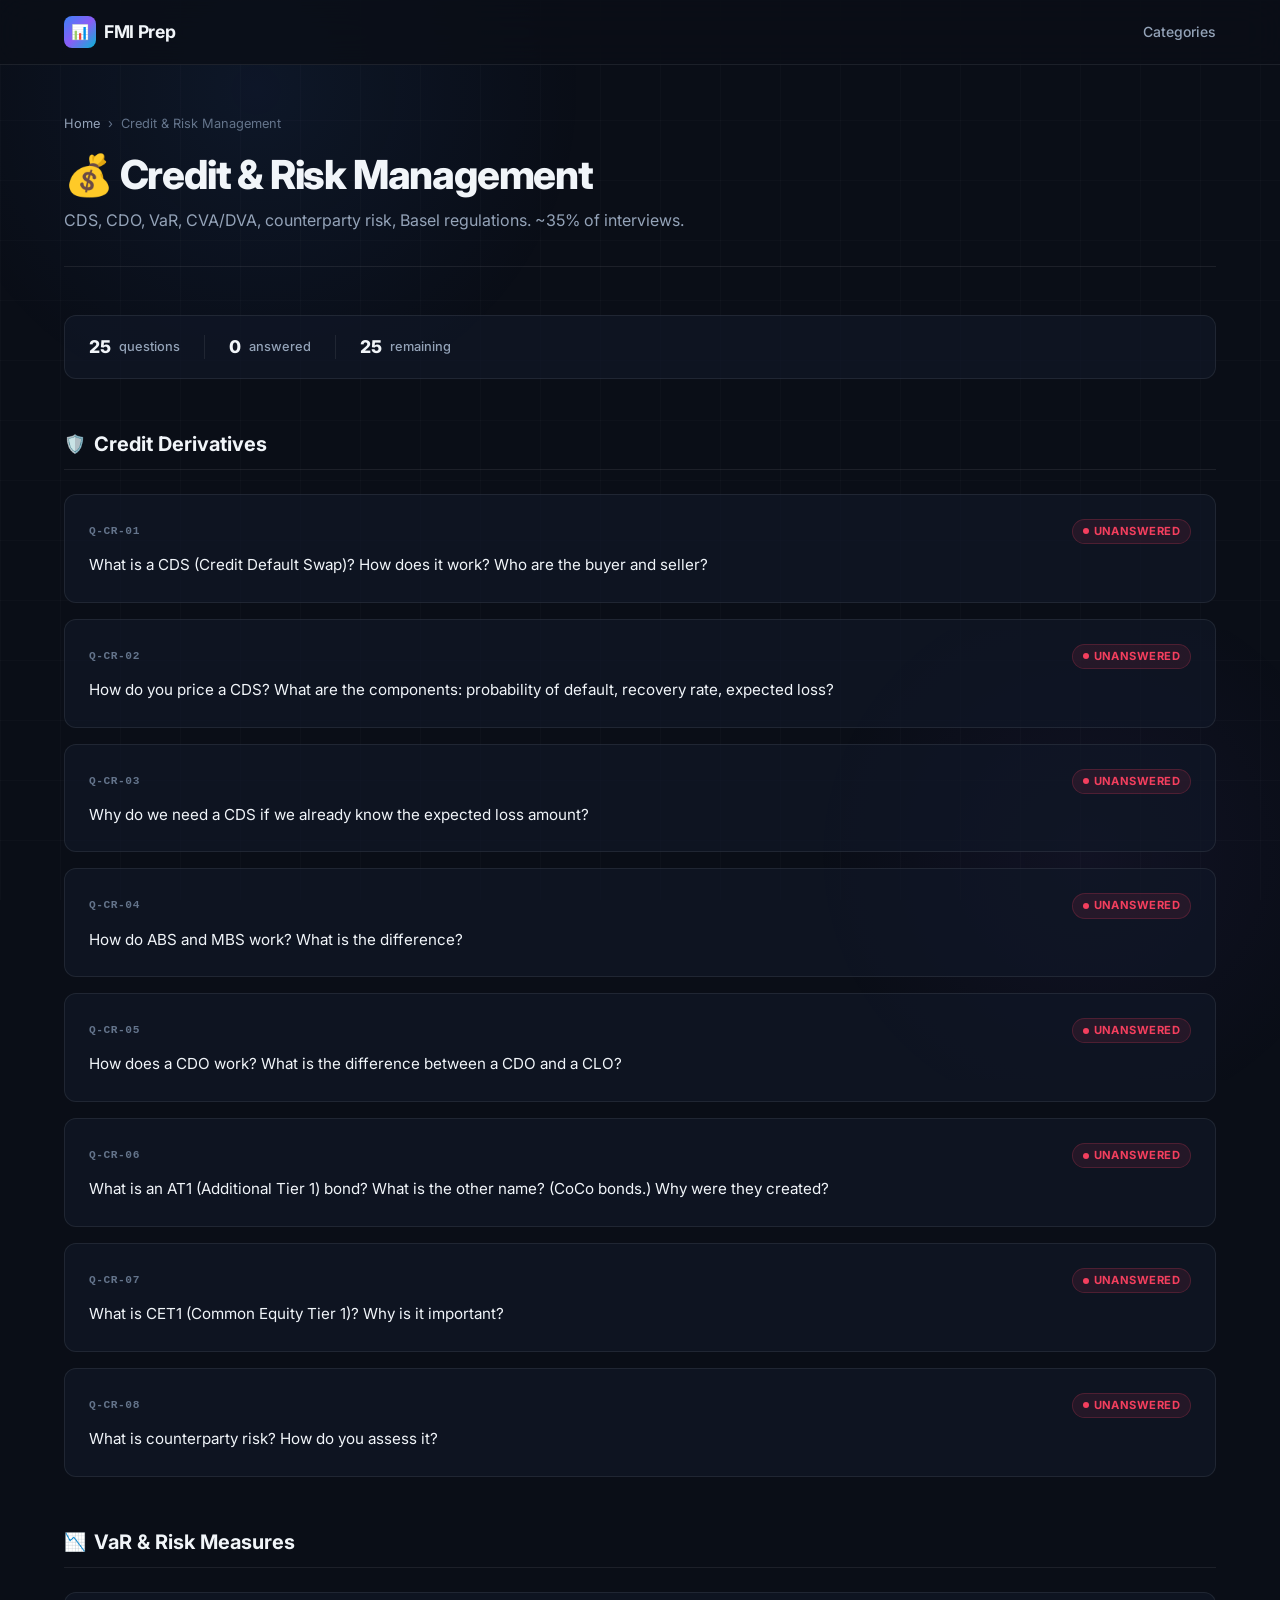
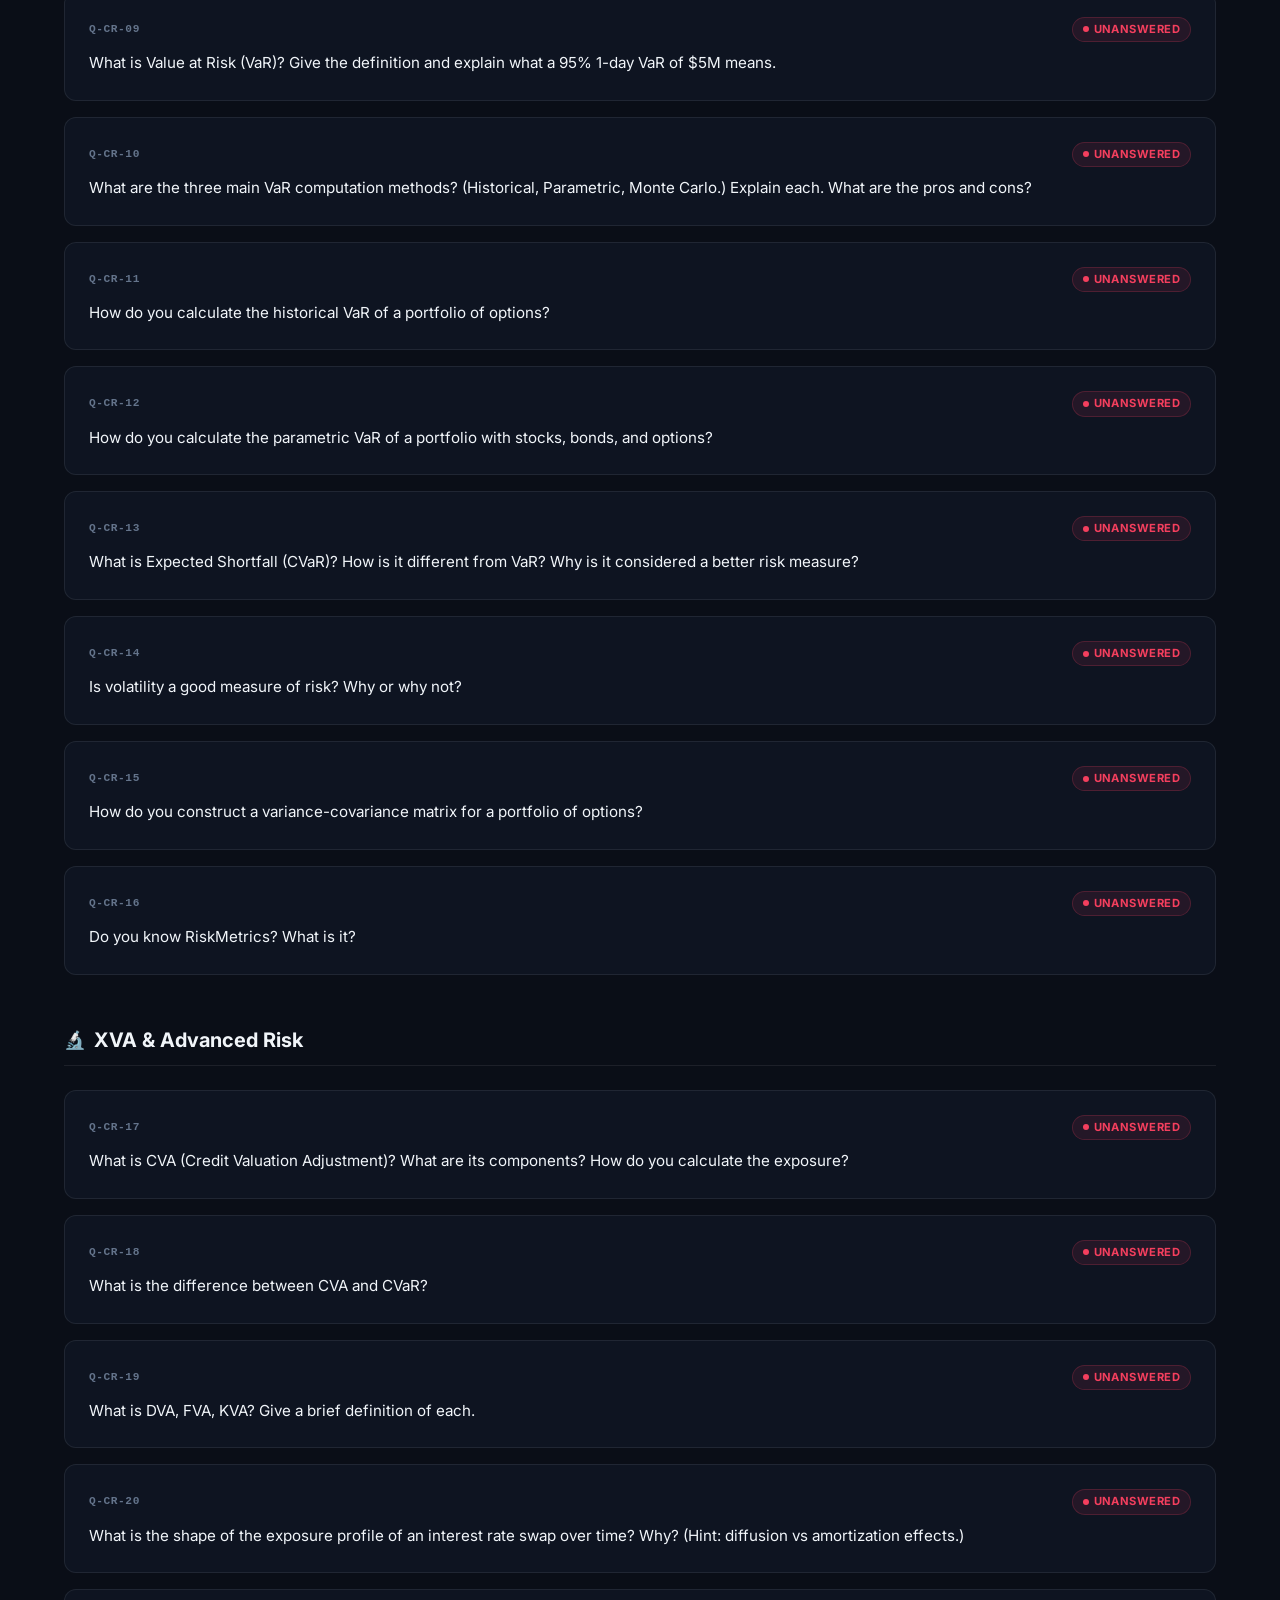
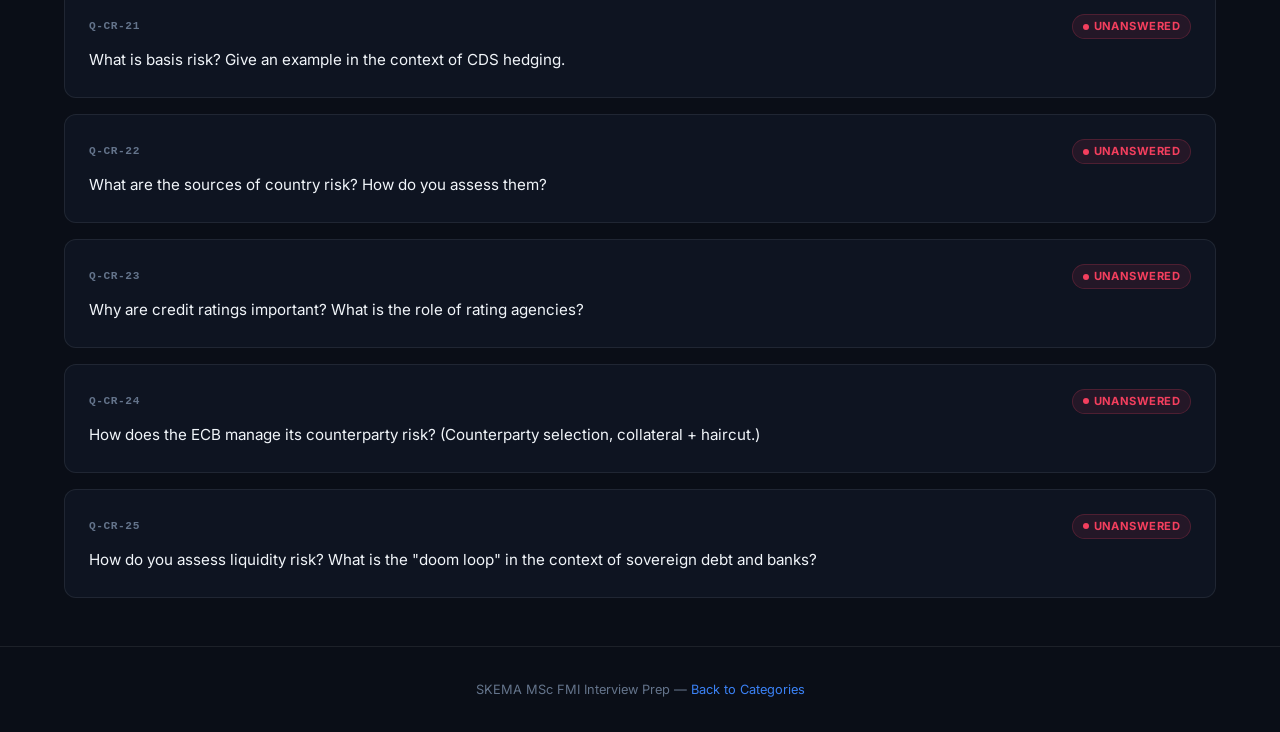
<file: q-prep-8x92k/pages/credit-risk.html>
<!DOCTYPE html>
<html lang="en">
<head>
  <meta charset="UTF-8">
  <meta name="viewport" content="width=device-width, initial-scale=1.0">
  <meta name="robots" content="noindex, nofollow">
  <meta name="description" content="Credit & Risk Management interview questions — CDS, VaR, CVA, counterparty risk, Basel, stress testing.">
  <title>Credit & Risk Management — FMI Interview Prep</title>
  <link rel="preconnect" href="https://fonts.googleapis.com">
  <link rel="preconnect" href="https://fonts.gstatic.com" crossorigin>
  <link href="https://fonts.googleapis.com/css2?family=Inter:wght@400;500;600;700;800&display=swap" rel="stylesheet">
  <link rel="stylesheet" href="../style.css">
</head>
<body>
  <div class="bg-grid"></div><div class="bg-glow"></div><div class="bg-glow-2"></div>
  <nav class="navbar"><div class="container"><a href="../index.html" class="navbar-brand"><span class="logo-icon">📊</span> FMI Prep</a><div class="navbar-links"><a href="../index.html">Categories</a></div></div></nav>

  <div class="container">
    <header class="page-header">
      <div class="breadcrumb"><a href="../index.html">Home</a><span>›</span><span>Credit & Risk Management</span></div>
      <h1>💰 Credit & Risk Management</h1>
      <p class="page-desc">CDS, CDO, VaR, CVA/DVA, counterparty risk, Basel regulations. ~35% of interviews.</p>
    </header>

    <div class="page-stats">
      <div class="stat"><span class="stat-num">25</span> questions</div>
      <div class="stat-divider"></div>
      <div class="stat"><span class="stat-num">0</span> answered</div>
      <div class="stat-divider"></div>
      <div class="stat"><span class="stat-num">25</span> remaining</div>
    </div>

    <!-- CDS & CREDIT -->
    <div class="question-section">
      <h2><span class="section-icon">🛡️</span> Credit Derivatives</h2>

      <div class="question-card"><div class="q-header"><div class="q-header-left"><span class="q-number">Q-CR-01</span></div><span class="q-flag unanswered">Unanswered</span></div>
        <div class="q-text">What is a CDS (Credit Default Swap)? How does it work? Who are the buyer and seller?</div></div>

      <div class="question-card"><div class="q-header"><div class="q-header-left"><span class="q-number">Q-CR-02</span></div><span class="q-flag unanswered">Unanswered</span></div>
        <div class="q-text">How do you price a CDS? What are the components: probability of default, recovery rate, expected loss?</div></div>

      <div class="question-card"><div class="q-header"><div class="q-header-left"><span class="q-number">Q-CR-03</span></div><span class="q-flag unanswered">Unanswered</span></div>
        <div class="q-text">Why do we need a CDS if we already know the expected loss amount?</div></div>

      <div class="question-card"><div class="q-header"><div class="q-header-left"><span class="q-number">Q-CR-04</span></div><span class="q-flag unanswered">Unanswered</span></div>
        <div class="q-text">How do ABS and MBS work? What is the difference?</div></div>

      <div class="question-card"><div class="q-header"><div class="q-header-left"><span class="q-number">Q-CR-05</span></div><span class="q-flag unanswered">Unanswered</span></div>
        <div class="q-text">How does a CDO work? What is the difference between a CDO and a CLO?</div></div>

      <div class="question-card"><div class="q-header"><div class="q-header-left"><span class="q-number">Q-CR-06</span></div><span class="q-flag unanswered">Unanswered</span></div>
        <div class="q-text">What is an AT1 (Additional Tier 1) bond? What is the other name? (CoCo bonds.) Why were they created?</div></div>

      <div class="question-card"><div class="q-header"><div class="q-header-left"><span class="q-number">Q-CR-07</span></div><span class="q-flag unanswered">Unanswered</span></div>
        <div class="q-text">What is CET1 (Common Equity Tier 1)? Why is it important?</div></div>

      <div class="question-card"><div class="q-header"><div class="q-header-left"><span class="q-number">Q-CR-08</span></div><span class="q-flag unanswered">Unanswered</span></div>
        <div class="q-text">What is counterparty risk? How do you assess it?</div></div>
    </div>

    <!-- VAR & RISK MEASURES -->
    <div class="question-section">
      <h2><span class="section-icon">📉</span> VaR & Risk Measures</h2>

      <div class="question-card"><div class="q-header"><div class="q-header-left"><span class="q-number">Q-CR-09</span></div><span class="q-flag unanswered">Unanswered</span></div>
        <div class="q-text">What is Value at Risk (VaR)? Give the definition and explain what a 95% 1-day VaR of $5M means.</div></div>

      <div class="question-card"><div class="q-header"><div class="q-header-left"><span class="q-number">Q-CR-10</span></div><span class="q-flag unanswered">Unanswered</span></div>
        <div class="q-text">What are the three main VaR computation methods? (Historical, Parametric, Monte Carlo.) Explain each. What are the pros and cons?</div></div>

      <div class="question-card"><div class="q-header"><div class="q-header-left"><span class="q-number">Q-CR-11</span></div><span class="q-flag unanswered">Unanswered</span></div>
        <div class="q-text">How do you calculate the historical VaR of a portfolio of options?</div></div>

      <div class="question-card"><div class="q-header"><div class="q-header-left"><span class="q-number">Q-CR-12</span></div><span class="q-flag unanswered">Unanswered</span></div>
        <div class="q-text">How do you calculate the parametric VaR of a portfolio with stocks, bonds, and options?</div></div>

      <div class="question-card"><div class="q-header"><div class="q-header-left"><span class="q-number">Q-CR-13</span></div><span class="q-flag unanswered">Unanswered</span></div>
        <div class="q-text">What is Expected Shortfall (CVaR)? How is it different from VaR? Why is it considered a better risk measure?</div></div>

      <div class="question-card"><div class="q-header"><div class="q-header-left"><span class="q-number">Q-CR-14</span></div><span class="q-flag unanswered">Unanswered</span></div>
        <div class="q-text">Is volatility a good measure of risk? Why or why not?</div></div>

      <div class="question-card"><div class="q-header"><div class="q-header-left"><span class="q-number">Q-CR-15</span></div><span class="q-flag unanswered">Unanswered</span></div>
        <div class="q-text">How do you construct a variance-covariance matrix for a portfolio of options?</div></div>

      <div class="question-card"><div class="q-header"><div class="q-header-left"><span class="q-number">Q-CR-16</span></div><span class="q-flag unanswered">Unanswered</span></div>
        <div class="q-text">Do you know RiskMetrics? What is it?</div></div>
    </div>

    <!-- XVA & ADVANCED -->
    <div class="question-section">
      <h2><span class="section-icon">🔬</span> XVA & Advanced Risk</h2>

      <div class="question-card"><div class="q-header"><div class="q-header-left"><span class="q-number">Q-CR-17</span></div><span class="q-flag unanswered">Unanswered</span></div>
        <div class="q-text">What is CVA (Credit Valuation Adjustment)? What are its components? How do you calculate the exposure?</div></div>

      <div class="question-card"><div class="q-header"><div class="q-header-left"><span class="q-number">Q-CR-18</span></div><span class="q-flag unanswered">Unanswered</span></div>
        <div class="q-text">What is the difference between CVA and CVaR?</div></div>

      <div class="question-card"><div class="q-header"><div class="q-header-left"><span class="q-number">Q-CR-19</span></div><span class="q-flag unanswered">Unanswered</span></div>
        <div class="q-text">What is DVA, FVA, KVA? Give a brief definition of each.</div></div>

      <div class="question-card"><div class="q-header"><div class="q-header-left"><span class="q-number">Q-CR-20</span></div><span class="q-flag unanswered">Unanswered</span></div>
        <div class="q-text">What is the shape of the exposure profile of an interest rate swap over time? Why? (Hint: diffusion vs amortization effects.)</div></div>

      <div class="question-card"><div class="q-header"><div class="q-header-left"><span class="q-number">Q-CR-21</span></div><span class="q-flag unanswered">Unanswered</span></div>
        <div class="q-text">What is basis risk? Give an example in the context of CDS hedging.</div></div>

      <div class="question-card"><div class="q-header"><div class="q-header-left"><span class="q-number">Q-CR-22</span></div><span class="q-flag unanswered">Unanswered</span></div>
        <div class="q-text">What are the sources of country risk? How do you assess them?</div></div>

      <div class="question-card"><div class="q-header"><div class="q-header-left"><span class="q-number">Q-CR-23</span></div><span class="q-flag unanswered">Unanswered</span></div>
        <div class="q-text">Why are credit ratings important? What is the role of rating agencies?</div></div>

      <div class="question-card"><div class="q-header"><div class="q-header-left"><span class="q-number">Q-CR-24</span></div><span class="q-flag unanswered">Unanswered</span></div>
        <div class="q-text">How does the ECB manage its counterparty risk? (Counterparty selection, collateral + haircut.)</div></div>

      <div class="question-card"><div class="q-header"><div class="q-header-left"><span class="q-number">Q-CR-25</span></div><span class="q-flag unanswered">Unanswered</span></div>
        <div class="q-text">How do you assess liquidity risk? What is the "doom loop" in the context of sovereign debt and banks?</div></div>
    </div>
  </div>

  <footer class="footer"><div class="container"><p>SKEMA MSc FMI Interview Prep — <a href="../index.html">Back to Categories</a></p></div></footer>
</body>
</html>
</file>
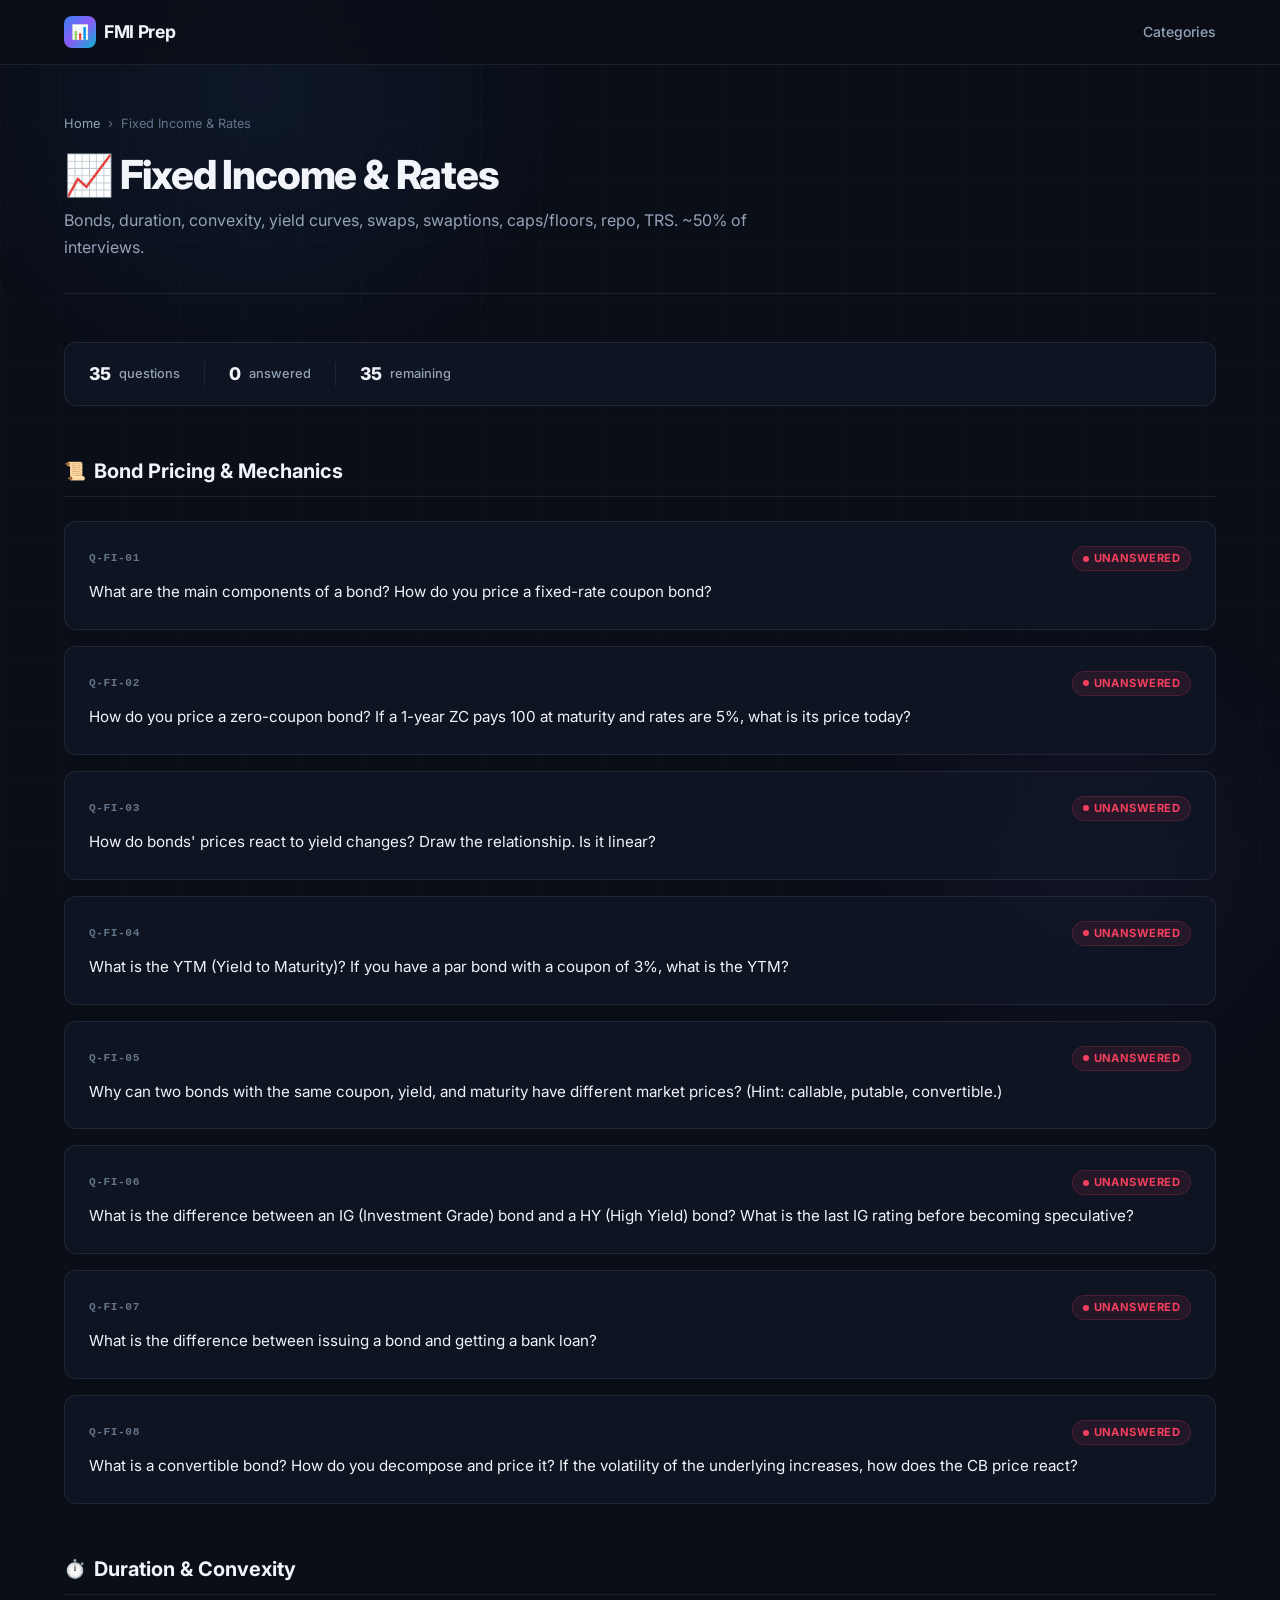
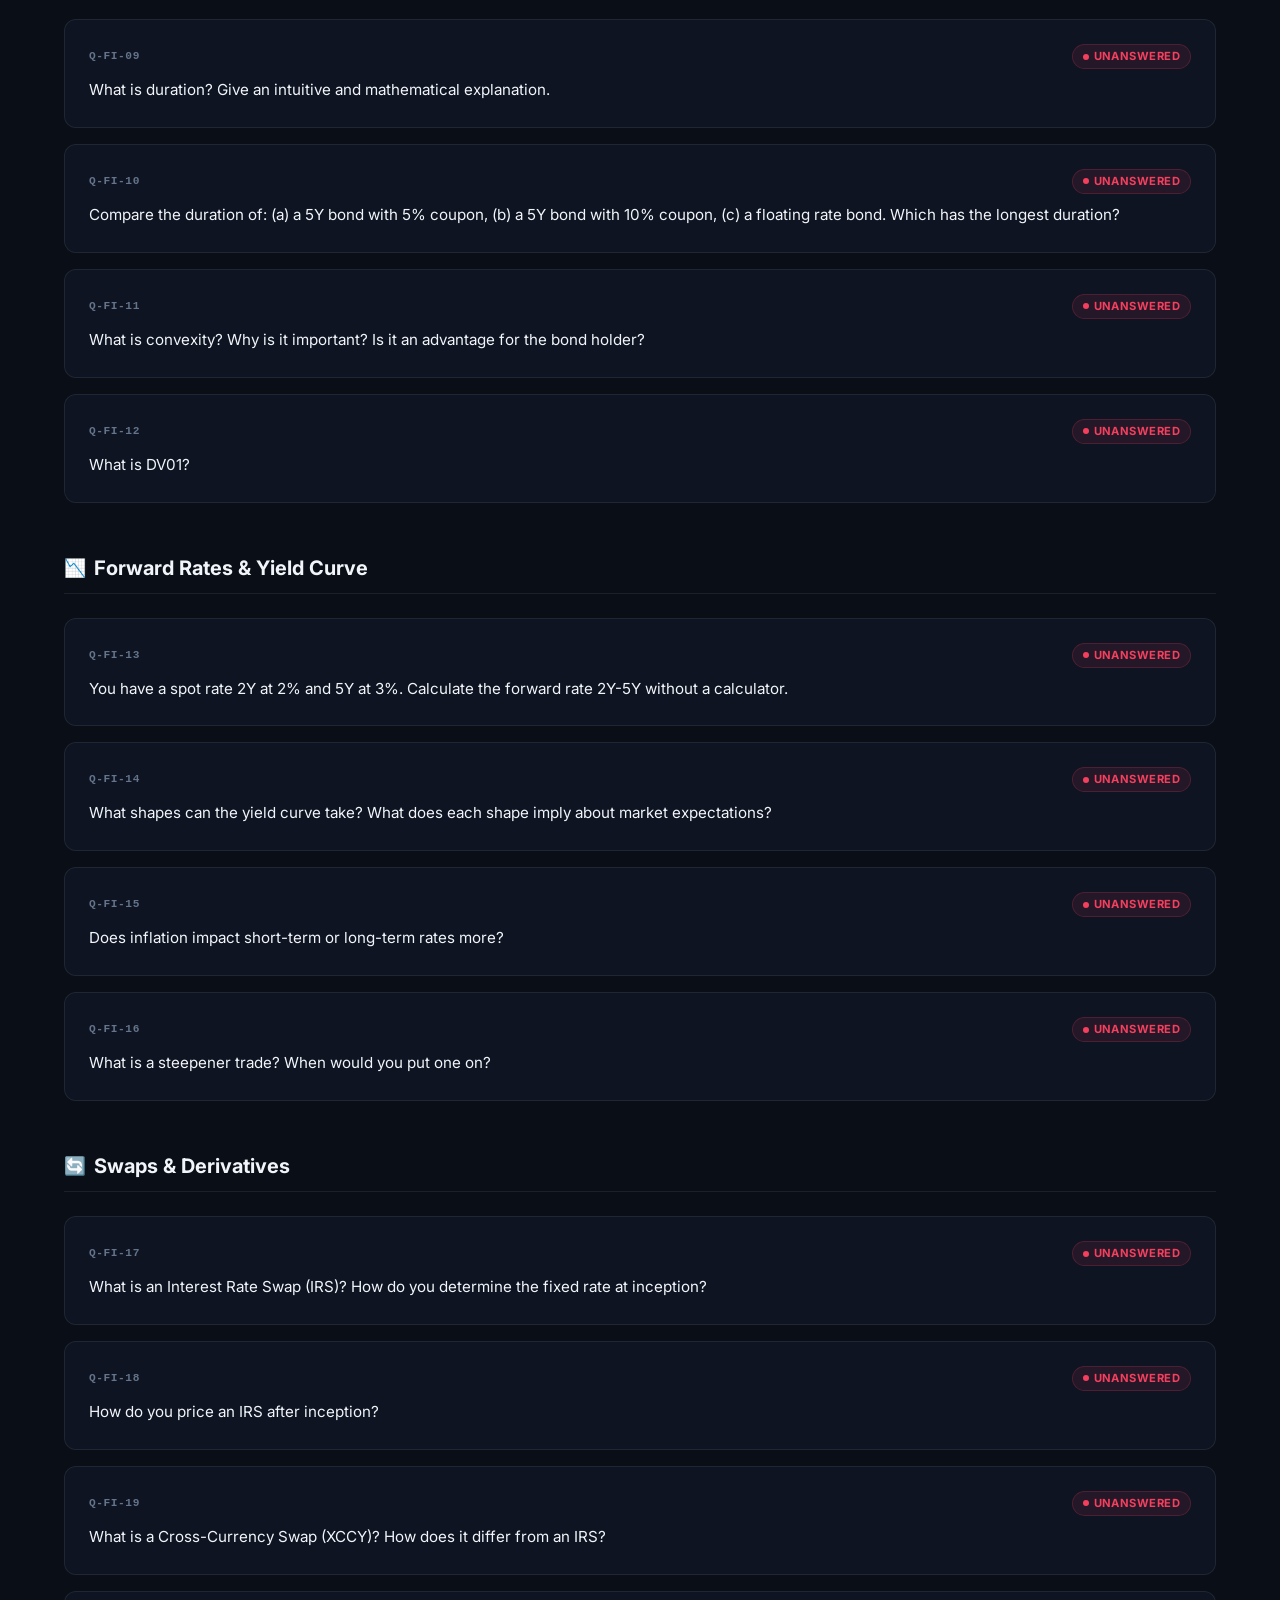
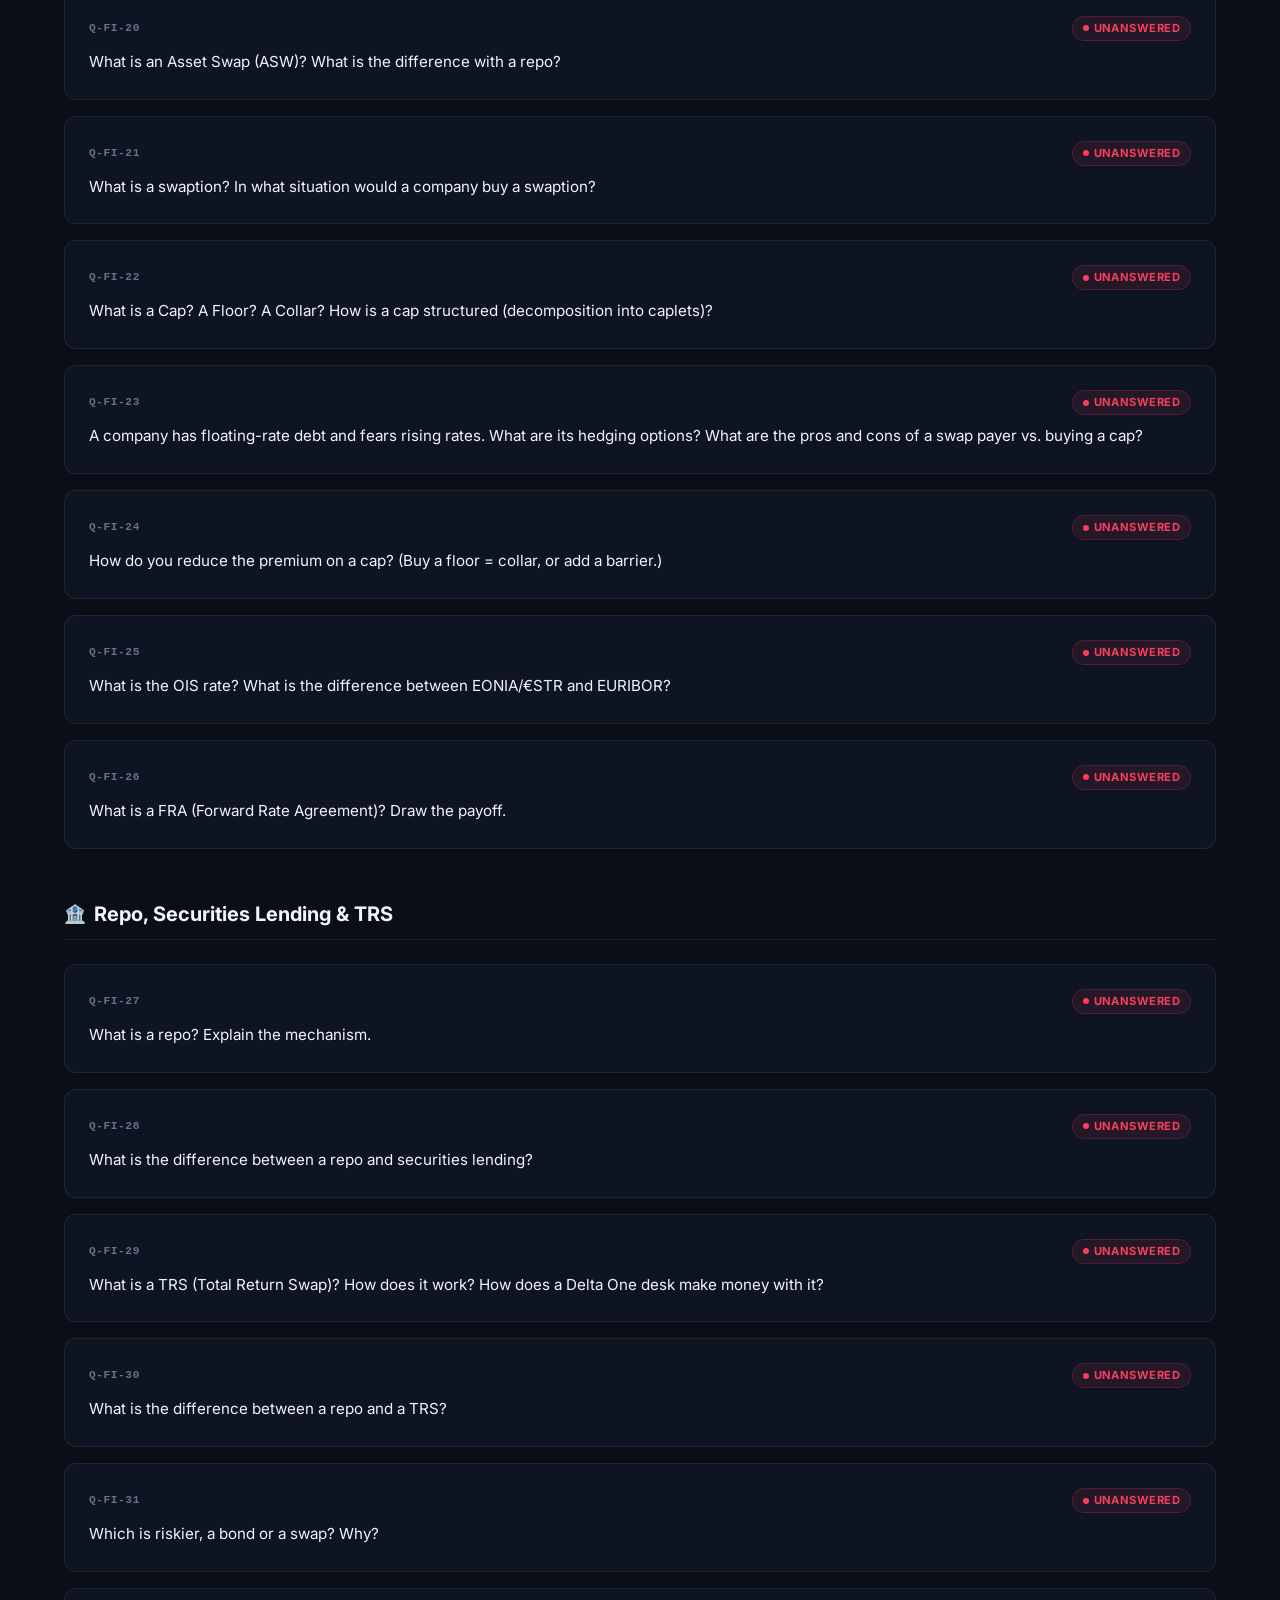
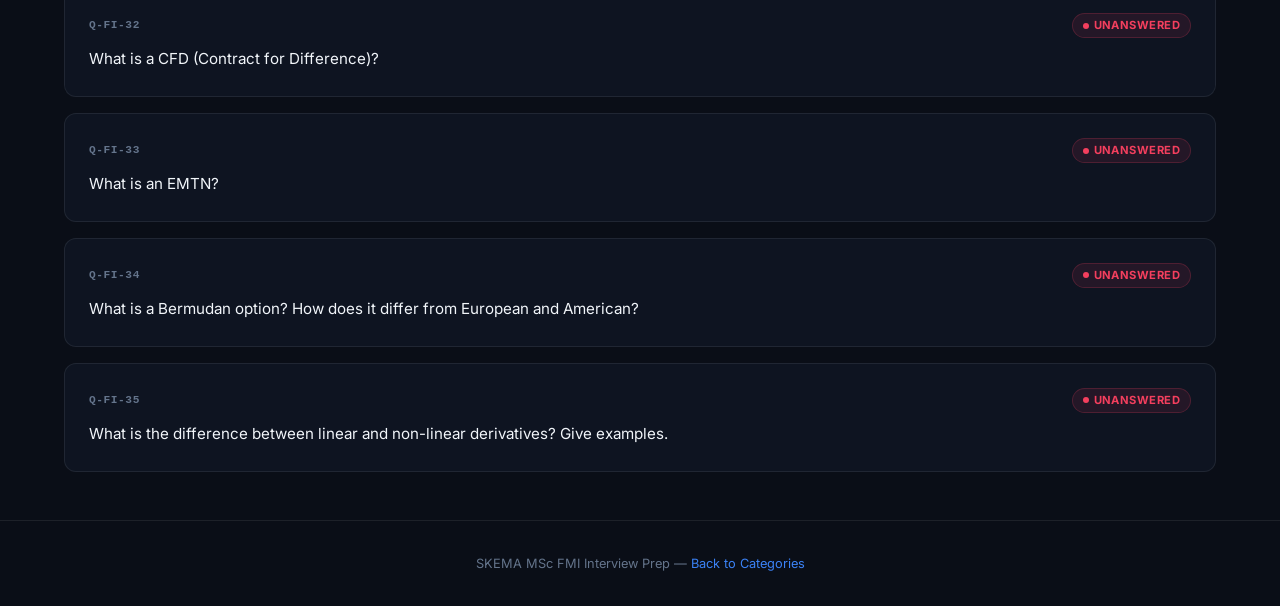
<file: q-prep-8x92k/pages/fixed-income-rates.html>
<!DOCTYPE html>
<html lang="en">
<head>
  <meta charset="UTF-8">
  <meta name="viewport" content="width=device-width, initial-scale=1.0">
  <meta name="robots" content="noindex, nofollow">
  <meta name="description" content="Fixed Income & Rates interview questions — Bonds, duration, convexity, swaps, swaptions, repos, yield curves.">
  <title>Fixed Income & Rates — FMI Interview Prep</title>
  <link rel="preconnect" href="https://fonts.googleapis.com">
  <link rel="preconnect" href="https://fonts.gstatic.com" crossorigin>
  <link href="https://fonts.googleapis.com/css2?family=Inter:wght@400;500;600;700;800&display=swap" rel="stylesheet">
  <link rel="stylesheet" href="../style.css">
</head>
<body>
  <div class="bg-grid"></div><div class="bg-glow"></div><div class="bg-glow-2"></div>
  <nav class="navbar"><div class="container"><a href="../index.html" class="navbar-brand"><span class="logo-icon">📊</span> FMI Prep</a><div class="navbar-links"><a href="../index.html">Categories</a></div></div></nav>

  <div class="container">
    <header class="page-header">
      <div class="breadcrumb"><a href="../index.html">Home</a><span>›</span><span>Fixed Income & Rates</span></div>
      <h1>📈 Fixed Income & Rates</h1>
      <p class="page-desc">Bonds, duration, convexity, yield curves, swaps, swaptions, caps/floors, repo, TRS. ~50% of interviews.</p>
    </header>

    <div class="page-stats">
      <div class="stat"><span class="stat-num">35</span> questions</div>
      <div class="stat-divider"></div>
      <div class="stat"><span class="stat-num">0</span> answered</div>
      <div class="stat-divider"></div>
      <div class="stat"><span class="stat-num">35</span> remaining</div>
    </div>

    <!-- BONDS -->
    <div class="question-section">
      <h2><span class="section-icon">📜</span> Bond Pricing & Mechanics</h2>

      <div class="question-card"><div class="q-header"><div class="q-header-left"><span class="q-number">Q-FI-01</span></div><span class="q-flag unanswered">Unanswered</span></div>
        <div class="q-text">What are the main components of a bond? How do you price a fixed-rate coupon bond?</div></div>

      <div class="question-card"><div class="q-header"><div class="q-header-left"><span class="q-number">Q-FI-02</span></div><span class="q-flag unanswered">Unanswered</span></div>
        <div class="q-text">How do you price a zero-coupon bond? If a 1-year ZC pays 100 at maturity and rates are 5%, what is its price today?</div></div>

      <div class="question-card"><div class="q-header"><div class="q-header-left"><span class="q-number">Q-FI-03</span></div><span class="q-flag unanswered">Unanswered</span></div>
        <div class="q-text">How do bonds' prices react to yield changes? Draw the relationship. Is it linear?</div></div>

      <div class="question-card"><div class="q-header"><div class="q-header-left"><span class="q-number">Q-FI-04</span></div><span class="q-flag unanswered">Unanswered</span></div>
        <div class="q-text">What is the YTM (Yield to Maturity)? If you have a par bond with a coupon of 3%, what is the YTM?</div></div>

      <div class="question-card"><div class="q-header"><div class="q-header-left"><span class="q-number">Q-FI-05</span></div><span class="q-flag unanswered">Unanswered</span></div>
        <div class="q-text">Why can two bonds with the same coupon, yield, and maturity have different market prices? (Hint: callable, putable, convertible.)</div></div>

      <div class="question-card"><div class="q-header"><div class="q-header-left"><span class="q-number">Q-FI-06</span></div><span class="q-flag unanswered">Unanswered</span></div>
        <div class="q-text">What is the difference between an IG (Investment Grade) bond and a HY (High Yield) bond? What is the last IG rating before becoming speculative?</div></div>

      <div class="question-card"><div class="q-header"><div class="q-header-left"><span class="q-number">Q-FI-07</span></div><span class="q-flag unanswered">Unanswered</span></div>
        <div class="q-text">What is the difference between issuing a bond and getting a bank loan?</div></div>

      <div class="question-card"><div class="q-header"><div class="q-header-left"><span class="q-number">Q-FI-08</span></div><span class="q-flag unanswered">Unanswered</span></div>
        <div class="q-text">What is a convertible bond? How do you decompose and price it? If the volatility of the underlying increases, how does the CB price react?</div></div>
    </div>

    <!-- DURATION & CONVEXITY -->
    <div class="question-section">
      <h2><span class="section-icon">⏱️</span> Duration & Convexity</h2>

      <div class="question-card"><div class="q-header"><div class="q-header-left"><span class="q-number">Q-FI-09</span></div><span class="q-flag unanswered">Unanswered</span></div>
        <div class="q-text">What is duration? Give an intuitive and mathematical explanation.</div></div>

      <div class="question-card"><div class="q-header"><div class="q-header-left"><span class="q-number">Q-FI-10</span></div><span class="q-flag unanswered">Unanswered</span></div>
        <div class="q-text">Compare the duration of: (a) a 5Y bond with 5% coupon, (b) a 5Y bond with 10% coupon, (c) a floating rate bond. Which has the longest duration?</div></div>

      <div class="question-card"><div class="q-header"><div class="q-header-left"><span class="q-number">Q-FI-11</span></div><span class="q-flag unanswered">Unanswered</span></div>
        <div class="q-text">What is convexity? Why is it important? Is it an advantage for the bond holder?</div></div>

      <div class="question-card"><div class="q-header"><div class="q-header-left"><span class="q-number">Q-FI-12</span></div><span class="q-flag unanswered">Unanswered</span></div>
        <div class="q-text">What is DV01?</div></div>
    </div>

    <!-- FORWARD RATES & YIELD CURVE -->
    <div class="question-section">
      <h2><span class="section-icon">📉</span> Forward Rates & Yield Curve</h2>

      <div class="question-card"><div class="q-header"><div class="q-header-left"><span class="q-number">Q-FI-13</span></div><span class="q-flag unanswered">Unanswered</span></div>
        <div class="q-text">You have a spot rate 2Y at 2% and 5Y at 3%. Calculate the forward rate 2Y-5Y without a calculator.</div></div>

      <div class="question-card"><div class="q-header"><div class="q-header-left"><span class="q-number">Q-FI-14</span></div><span class="q-flag unanswered">Unanswered</span></div>
        <div class="q-text">What shapes can the yield curve take? What does each shape imply about market expectations?</div></div>

      <div class="question-card"><div class="q-header"><div class="q-header-left"><span class="q-number">Q-FI-15</span></div><span class="q-flag unanswered">Unanswered</span></div>
        <div class="q-text">Does inflation impact short-term or long-term rates more?</div></div>

      <div class="question-card"><div class="q-header"><div class="q-header-left"><span class="q-number">Q-FI-16</span></div><span class="q-flag unanswered">Unanswered</span></div>
        <div class="q-text">What is a steepener trade? When would you put one on?</div></div>
    </div>

    <!-- SWAPS -->
    <div class="question-section">
      <h2><span class="section-icon">🔄</span> Swaps & Derivatives</h2>

      <div class="question-card"><div class="q-header"><div class="q-header-left"><span class="q-number">Q-FI-17</span></div><span class="q-flag unanswered">Unanswered</span></div>
        <div class="q-text">What is an Interest Rate Swap (IRS)? How do you determine the fixed rate at inception?</div></div>

      <div class="question-card"><div class="q-header"><div class="q-header-left"><span class="q-number">Q-FI-18</span></div><span class="q-flag unanswered">Unanswered</span></div>
        <div class="q-text">How do you price an IRS after inception?</div></div>

      <div class="question-card"><div class="q-header"><div class="q-header-left"><span class="q-number">Q-FI-19</span></div><span class="q-flag unanswered">Unanswered</span></div>
        <div class="q-text">What is a Cross-Currency Swap (XCCY)? How does it differ from an IRS?</div></div>

      <div class="question-card"><div class="q-header"><div class="q-header-left"><span class="q-number">Q-FI-20</span></div><span class="q-flag unanswered">Unanswered</span></div>
        <div class="q-text">What is an Asset Swap (ASW)? What is the difference with a repo?</div></div>

      <div class="question-card"><div class="q-header"><div class="q-header-left"><span class="q-number">Q-FI-21</span></div><span class="q-flag unanswered">Unanswered</span></div>
        <div class="q-text">What is a swaption? In what situation would a company buy a swaption?</div></div>

      <div class="question-card"><div class="q-header"><div class="q-header-left"><span class="q-number">Q-FI-22</span></div><span class="q-flag unanswered">Unanswered</span></div>
        <div class="q-text">What is a Cap? A Floor? A Collar? How is a cap structured (decomposition into caplets)?</div></div>

      <div class="question-card"><div class="q-header"><div class="q-header-left"><span class="q-number">Q-FI-23</span></div><span class="q-flag unanswered">Unanswered</span></div>
        <div class="q-text">A company has floating-rate debt and fears rising rates. What are its hedging options? What are the pros and cons of a swap payer vs. buying a cap?</div></div>

      <div class="question-card"><div class="q-header"><div class="q-header-left"><span class="q-number">Q-FI-24</span></div><span class="q-flag unanswered">Unanswered</span></div>
        <div class="q-text">How do you reduce the premium on a cap? (Buy a floor = collar, or add a barrier.)</div></div>

      <div class="question-card"><div class="q-header"><div class="q-header-left"><span class="q-number">Q-FI-25</span></div><span class="q-flag unanswered">Unanswered</span></div>
        <div class="q-text">What is the OIS rate? What is the difference between EONIA/€STR and EURIBOR?</div></div>

      <div class="question-card"><div class="q-header"><div class="q-header-left"><span class="q-number">Q-FI-26</span></div><span class="q-flag unanswered">Unanswered</span></div>
        <div class="q-text">What is a FRA (Forward Rate Agreement)? Draw the payoff.</div></div>
    </div>

    <!-- REPO & TRS -->
    <div class="question-section">
      <h2><span class="section-icon">🏦</span> Repo, Securities Lending & TRS</h2>

      <div class="question-card"><div class="q-header"><div class="q-header-left"><span class="q-number">Q-FI-27</span></div><span class="q-flag unanswered">Unanswered</span></div>
        <div class="q-text">What is a repo? Explain the mechanism.</div></div>

      <div class="question-card"><div class="q-header"><div class="q-header-left"><span class="q-number">Q-FI-28</span></div><span class="q-flag unanswered">Unanswered</span></div>
        <div class="q-text">What is the difference between a repo and securities lending?</div></div>

      <div class="question-card"><div class="q-header"><div class="q-header-left"><span class="q-number">Q-FI-29</span></div><span class="q-flag unanswered">Unanswered</span></div>
        <div class="q-text">What is a TRS (Total Return Swap)? How does it work? How does a Delta One desk make money with it?</div></div>

      <div class="question-card"><div class="q-header"><div class="q-header-left"><span class="q-number">Q-FI-30</span></div><span class="q-flag unanswered">Unanswered</span></div>
        <div class="q-text">What is the difference between a repo and a TRS?</div></div>

      <div class="question-card"><div class="q-header"><div class="q-header-left"><span class="q-number">Q-FI-31</span></div><span class="q-flag unanswered">Unanswered</span></div>
        <div class="q-text">Which is riskier, a bond or a swap? Why?</div></div>

      <div class="question-card"><div class="q-header"><div class="q-header-left"><span class="q-number">Q-FI-32</span></div><span class="q-flag unanswered">Unanswered</span></div>
        <div class="q-text">What is a CFD (Contract for Difference)?</div></div>

      <div class="question-card"><div class="q-header"><div class="q-header-left"><span class="q-number">Q-FI-33</span></div><span class="q-flag unanswered">Unanswered</span></div>
        <div class="q-text">What is an EMTN?</div></div>

      <div class="question-card"><div class="q-header"><div class="q-header-left"><span class="q-number">Q-FI-34</span></div><span class="q-flag unanswered">Unanswered</span></div>
        <div class="q-text">What is a Bermudan option? How does it differ from European and American?</div></div>

      <div class="question-card"><div class="q-header"><div class="q-header-left"><span class="q-number">Q-FI-35</span></div><span class="q-flag unanswered">Unanswered</span></div>
        <div class="q-text">What is the difference between linear and non-linear derivatives? Give examples.</div></div>
    </div>
  </div>

  <footer class="footer"><div class="container"><p>SKEMA MSc FMI Interview Prep — <a href="../index.html">Back to Categories</a></p></div></footer>
</body>
</html>
</file>
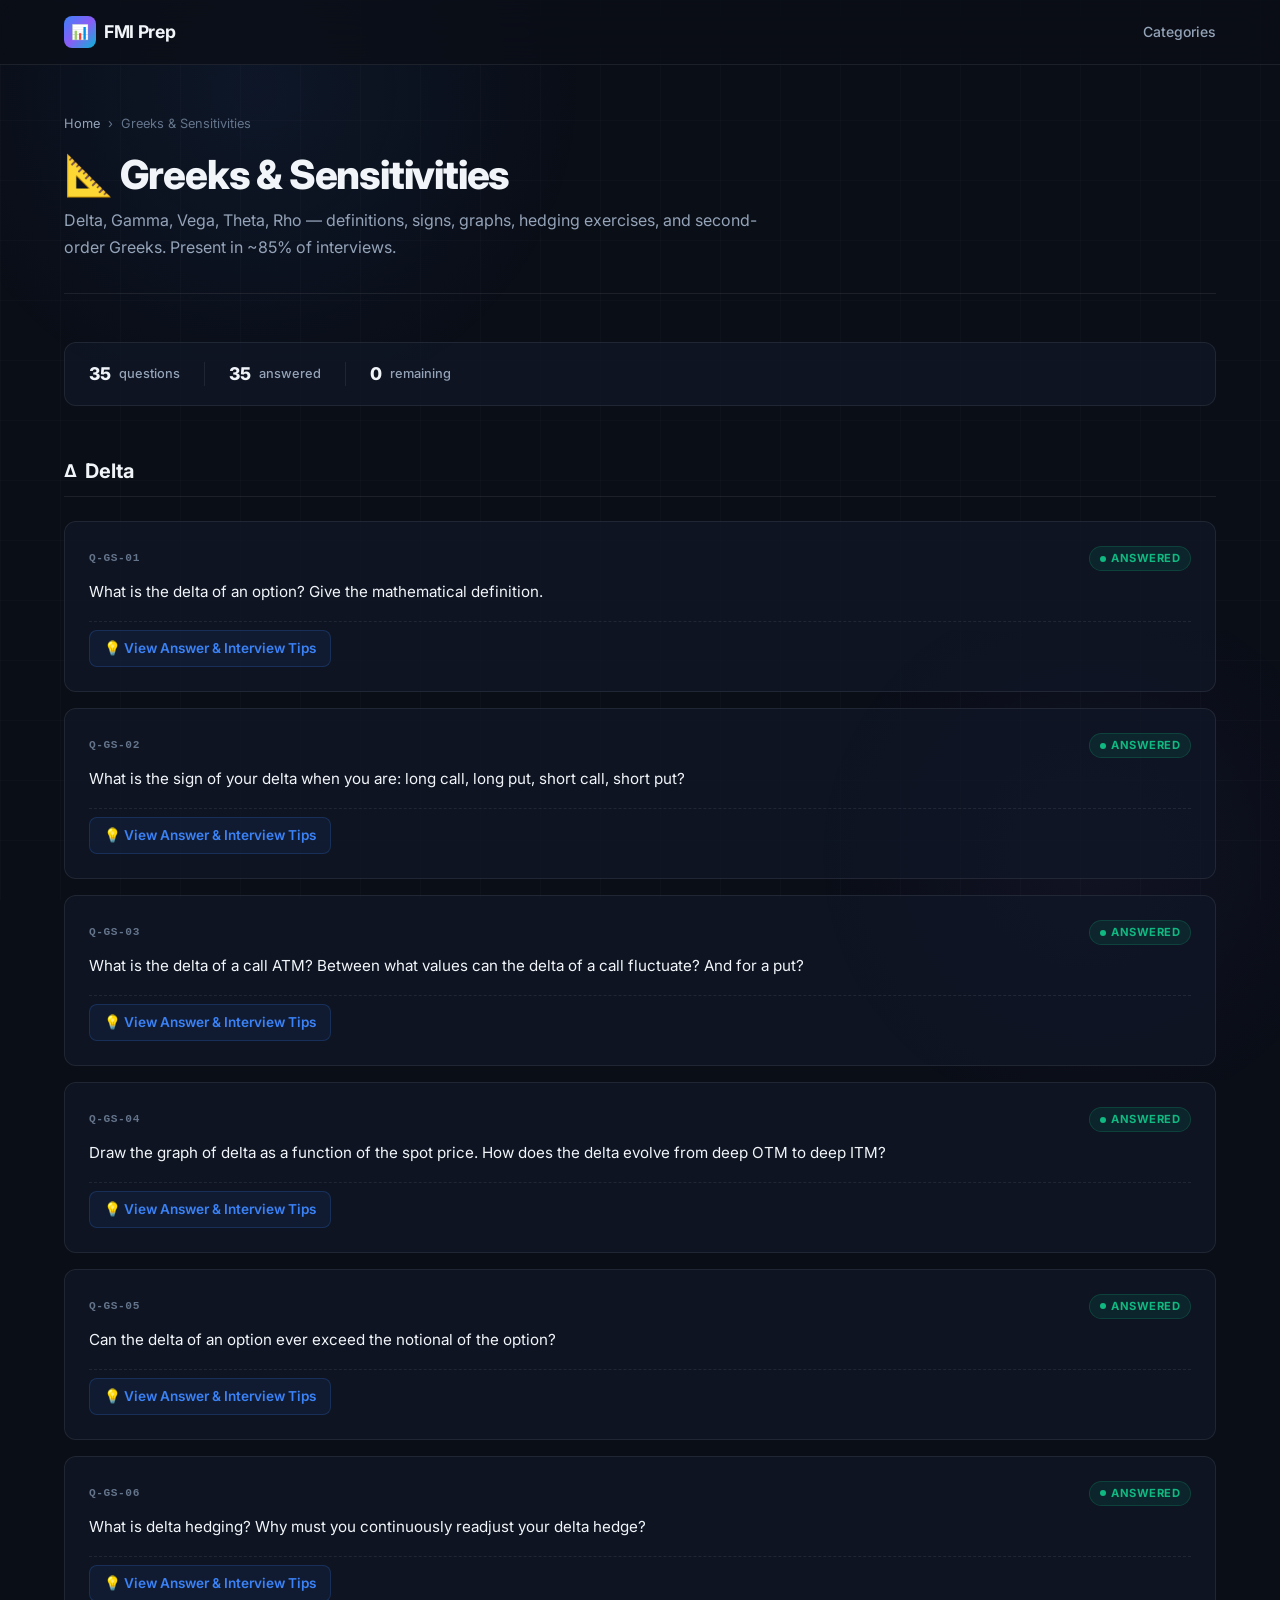
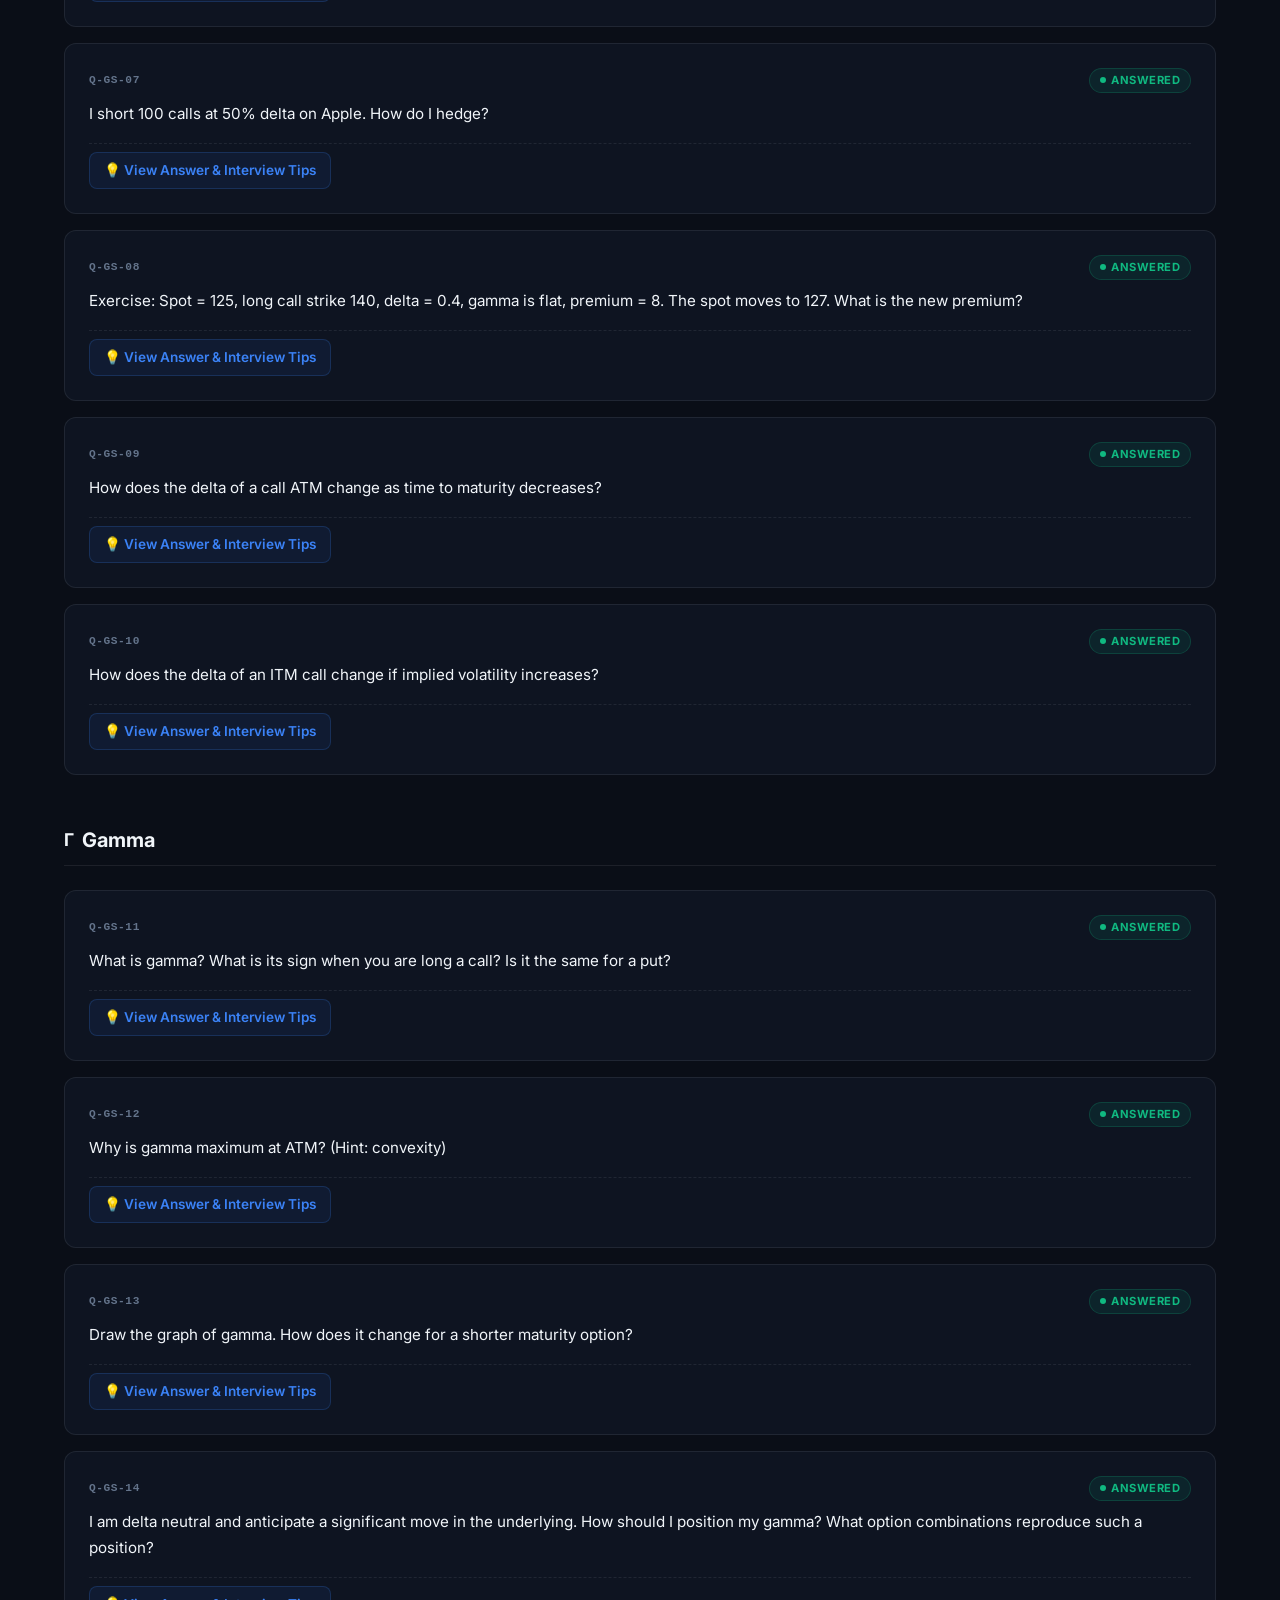
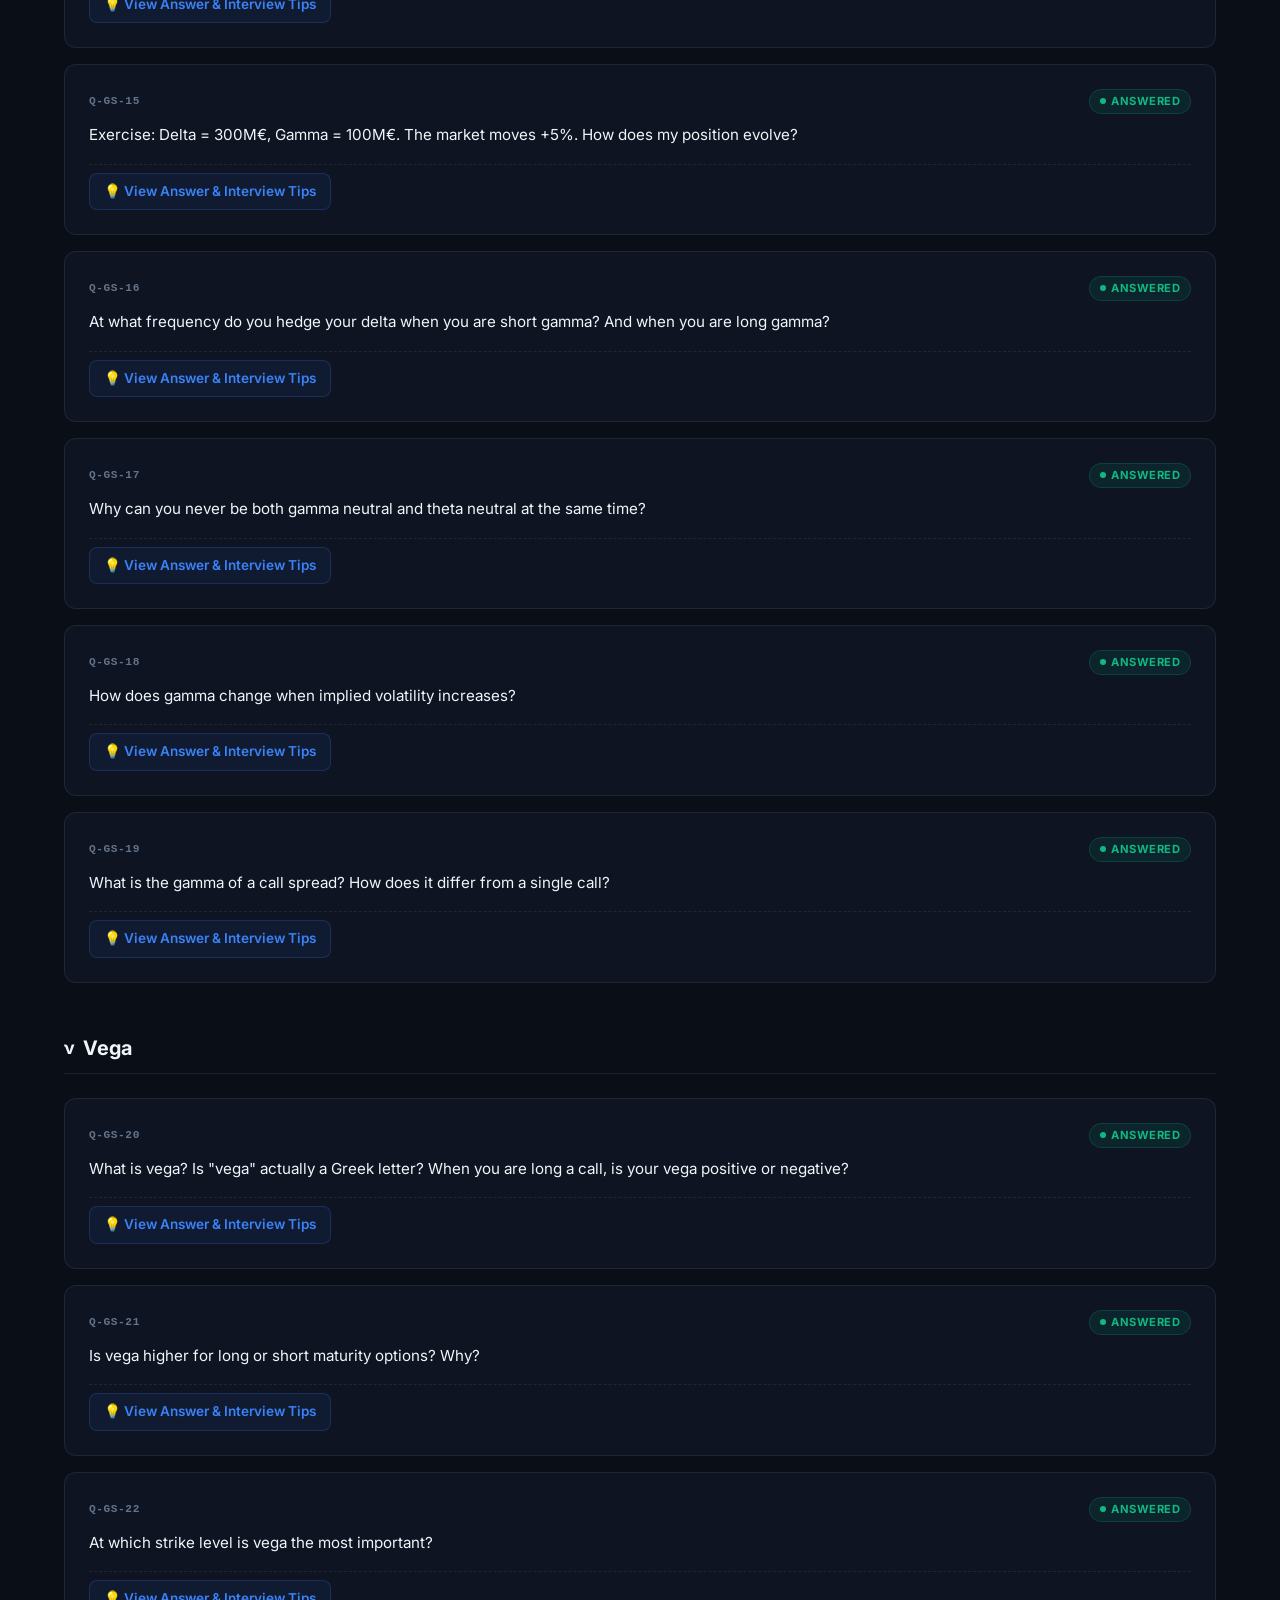
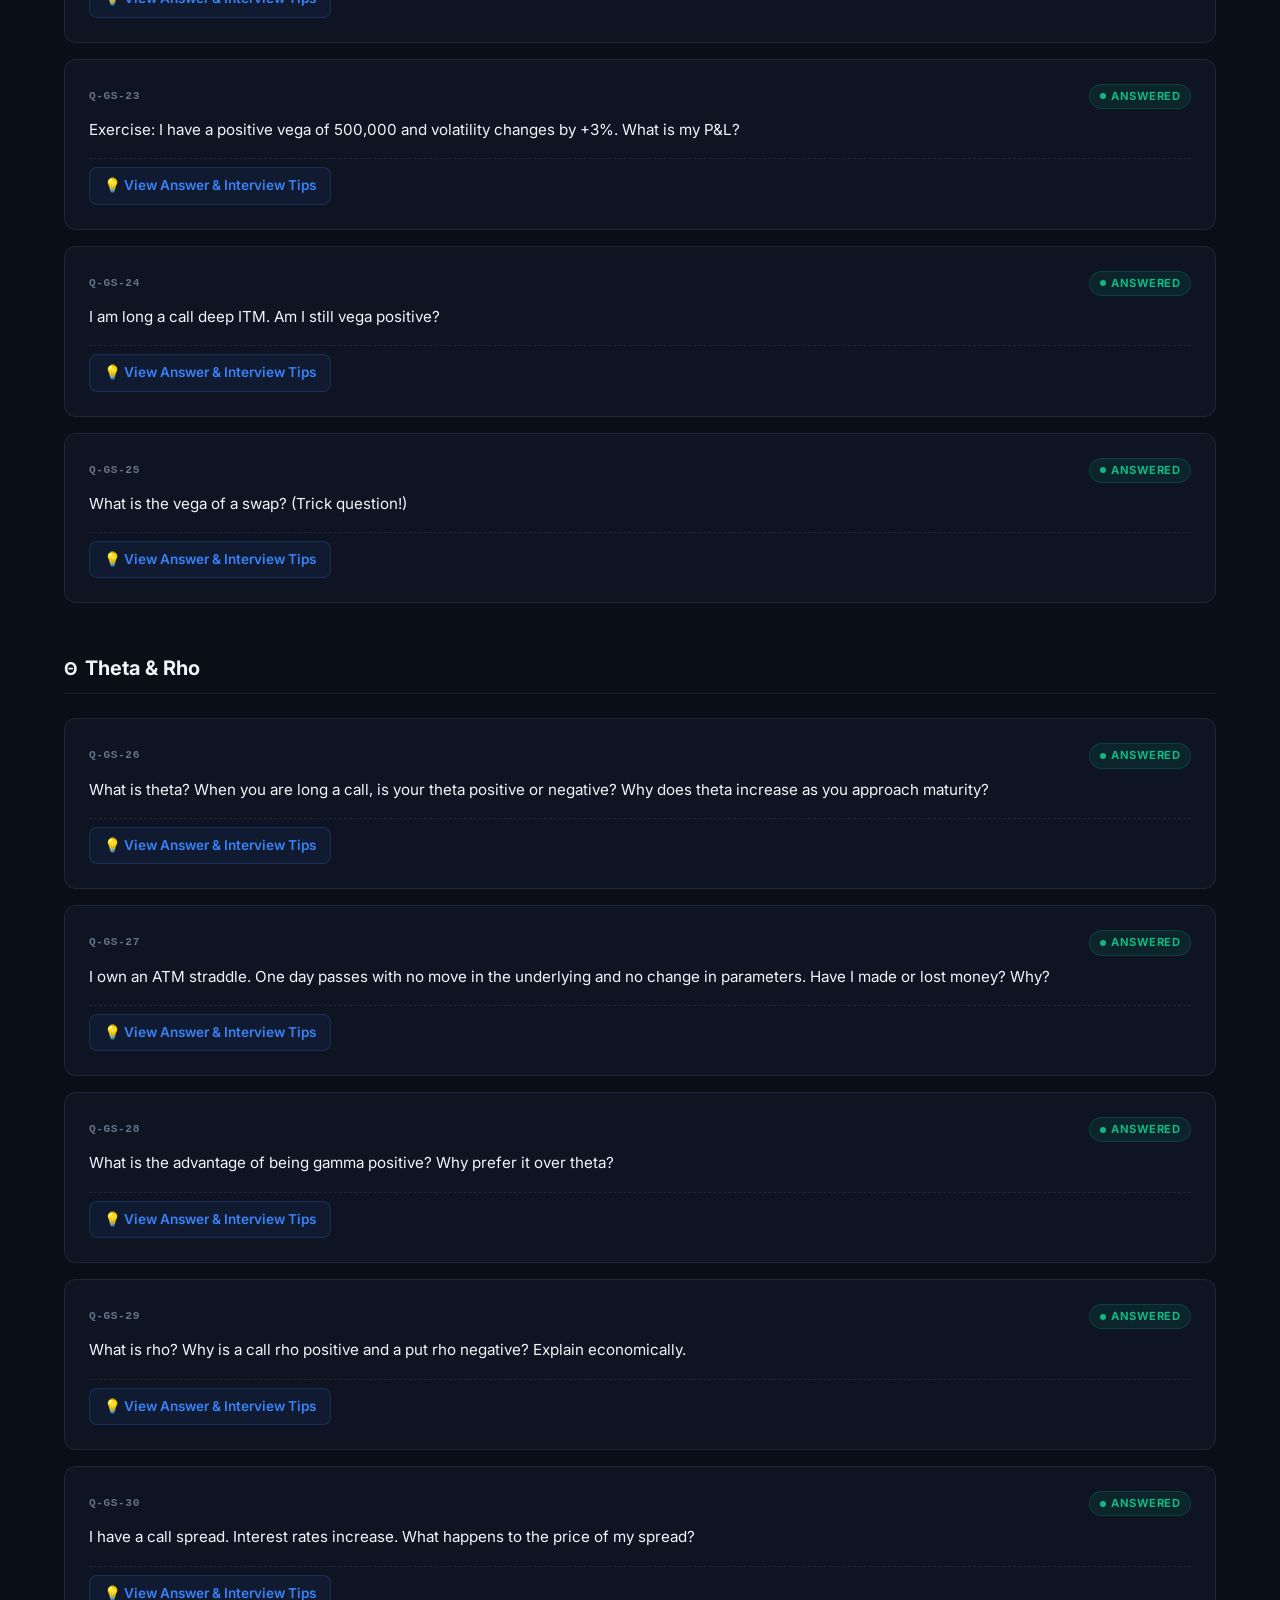
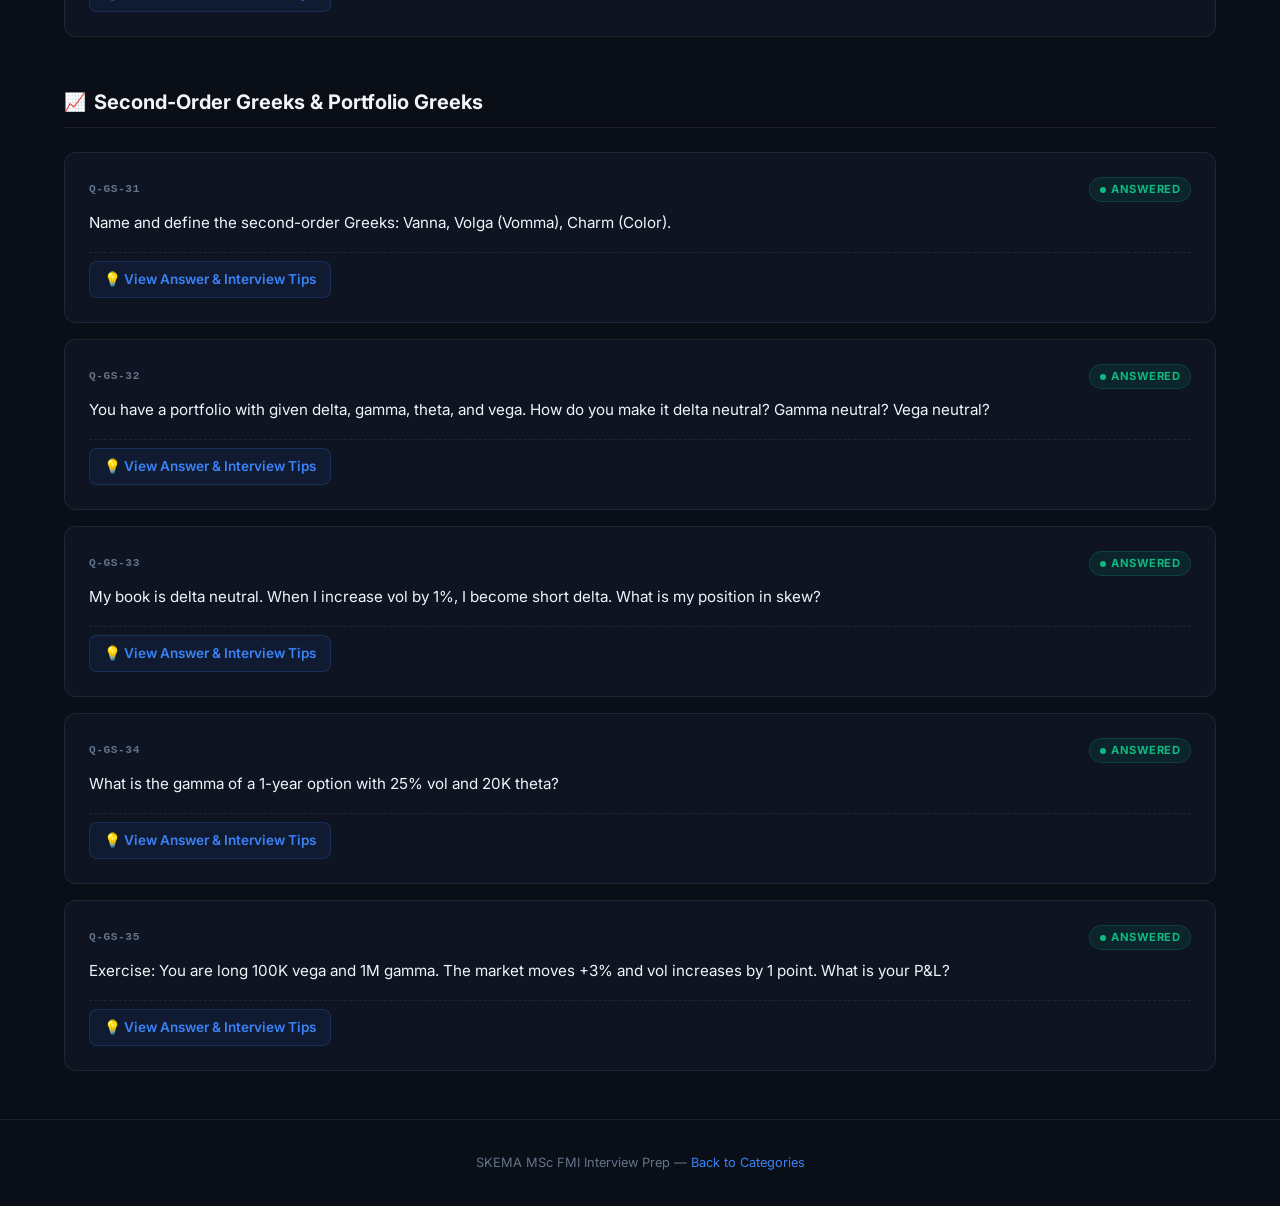
<file: q-prep-8x92k/pages/greeks-sensitivities.html>
<!DOCTYPE html>
<html lang="en">
<head>
  <meta charset="UTF-8">
  <meta name="viewport" content="width=device-width, initial-scale=1.0">
  <meta name="robots" content="noindex, nofollow">
  <meta name="description" content="Greeks & Sensitivities interview questions — Delta, Gamma, Vega, Theta, Rho, hedging, second-order Greeks.">
  <title>Greeks & Sensitivities — FMI Interview Prep</title>
  <link rel="preconnect" href="https://fonts.googleapis.com">
  <link rel="preconnect" href="https://fonts.gstatic.com" crossorigin>
  <link href="https://fonts.googleapis.com/css2?family=Inter:wght@400;500;600;700;800&display=swap" rel="stylesheet">
  <link rel="stylesheet" href="../style.css">
</head>
<body>
  <div class="bg-grid"></div><div class="bg-glow"></div><div class="bg-glow-2"></div>
  <nav class="navbar"><div class="container"><a href="../index.html" class="navbar-brand"><span class="logo-icon">📊</span> FMI Prep</a><div class="navbar-links"><a href="../index.html">Categories</a></div></div></nav>

  <div class="container">
    <header class="page-header">
      <div class="breadcrumb"><a href="../index.html">Home</a><span>›</span><span>Greeks & Sensitivities</span></div>
      <h1>📐 Greeks & Sensitivities</h1>
      <p class="page-desc">Delta, Gamma, Vega, Theta, Rho — definitions, signs, graphs, hedging exercises, and second-order Greeks. Present in ~85% of interviews.</p>
    </header>

    <div class="page-stats">
      <div class="stat"><span class="stat-num">35</span> questions</div>
      <div class="stat-divider"></div>
      <div class="stat"><span class="stat-num">35</span> answered</div>
      <div class="stat-divider"></div>
      <div class="stat"><span class="stat-num">0</span> remaining</div>
    </div>

    <!-- DELTA -->
    <div class="question-section">
      <h2><span class="section-icon">Δ</span> Delta</h2>

      <div class="question-card">
        <div class="q-header">
          <div class="q-header-left"><span class="q-number">Q-GS-01</span></div>
          <span class="q-flag answered">Answered</span>
        </div>
        <div class="q-text">What is the delta of an option? Give the mathematical definition.</div>
        
        <details class="answer-details">
          <summary class="answer-summary">💡 View Answer & Interview Tips</summary>
          <div class="answer-content">
            <h4>📌 Definition</h4>
            <p>The delta (Δ) of an option represents the sensitivity of the option's price to a $1 change in the price of the underlying asset. It tells you how much the premium will move if the spot price moves by one unit.</p>
            
            <h4>📌 Mathematical Definition</h4>
            <p>Mathematically, it is the first partial derivative of the option's price (V) with respect to the underlying asset's spot price (S):</p>
            <p style="text-align: center; font-size: 1.1rem;"><code>Δ = ∂V / ∂S</code></p>
          </div>
        </details>
      </div>

      <div class="question-card">
        <div class="q-header">
          <div class="q-header-left"><span class="q-number">Q-GS-02</span></div>
          <span class="q-flag answered">Answered</span>
        </div>
        <div class="q-text">What is the sign of your delta when you are: long call, long put, short call, short put?</div>
        
        <details class="answer-details">
          <summary class="answer-summary">💡 View Answer & Interview Tips</summary>
          <div class="answer-content">
            <h4>📌 Delta Signs</h4>
            <ul>
              <li><strong>Long Call:</strong> <span style="color: #10B981; font-weight: bold;">Positive (+)</span> — As the stock goes up, your call gains value.</li>
              <li><strong>Long Put:</strong> <span style="color: #EF4444; font-weight: bold;">Negative (-)</span> — As the stock goes up, your put loses value.</li>
              <li><strong>Short Call:</strong> <span style="color: #EF4444; font-weight: bold;">Negative (-)</span> — You are short the call, so if the stock goes up, the liability increases (you lose money).</li>
              <li><strong>Short Put:</strong> <span style="color: #10B981; font-weight: bold;">Positive (+)</span> — You are short the put, so if the stock goes up, the put loses value and your liability decreases (you make money).</li>
            </ul>
          </div>
        </details>
      </div>

      <div class="question-card">
        <div class="q-header">
          <div class="q-header-left"><span class="q-number">Q-GS-03</span></div>
          <span class="q-flag answered">Answered</span>
        </div>
        <div class="q-text">What is the delta of a call ATM? Between what values can the delta of a call fluctuate? And for a put?</div>
        
        <details class="answer-details">
          <summary class="answer-summary">💡 View Answer & Interview Tips</summary>
          <div class="answer-content">
            <h4>📌 ATM Delta</h4>
            <p>The delta of an At-The-Money (ATM) Call is <strong>slightly above 0.5</strong> (e.g., ~0.52 to 0.55). It is not exactly 0.5 due to the log-normal distribution of stock prices in the Black-Scholes model, which slightly skews the probability. The delta of an ATM Put is <strong>slightly above -0.5</strong> (closer to zero, e.g., ~-0.48).</p>
            
            <h4>📌 Fluctuations (Bounds)</h4>
            <ul>
              <li><strong>Call Option Delta:</strong> Fluctuates between <strong>0</strong> (deep OTM) and <strong>1</strong> (deep ITM).</li>
              <li><strong>Put Option Delta:</strong> Fluctuates between <strong>-1</strong> (deep ITM) and <strong>0</strong> (deep OTM).</li>
            </ul>
          </div>
        </details>
      </div>

      <div class="question-card">
        <div class="q-header">
          <div class="q-header-left"><span class="q-number">Q-GS-04</span></div>
          <span class="q-flag answered">Answered</span>
        </div>
        <div class="q-text">Draw the graph of delta as a function of the spot price. How does the delta evolve from deep OTM to deep ITM?</div>
        
        <details class="answer-details">
          <summary class="answer-summary">💡 View Answer & Interview Tips</summary>
          <div class="answer-content">
            <h4>📌 Evolution of Delta</h4>
            <p>For a Call option, the delta evolves in an "S-curve" (sigmoid) shape as the underlying spot price increases. It starts near <strong>0</strong> (when deep OTM), accelerates as it approaches the strike (crossing ~0.5 at ATM), and flattens out near <strong>1</strong> (when deep ITM).</p>
            
            <div class="chart-grid">
              <div class="chart-card">
                <div class="chart-title" style="color: #60A5FA;">📈 Call Delta vs Spot Price</div>
                <svg viewBox="0 0 300 200" class="chart-svg" xmlns="http://www.w3.org/2000/svg">
                  <!-- Axes -->
                  <line x1="50" y1="185" x2="280" y2="185" stroke="#64748B" stroke-width="1.5"/>
                  <line x1="50" y1="185" x2="50" y2="15" stroke="#64748B" stroke-width="1.5"/>
                  <text x="268" y="198" fill="#94A3B8" font-size="12" font-family="sans-serif">Spot</text>
                  <text x="18" y="20" fill="#94A3B8" font-size="12" font-family="sans-serif">Delta</text>
                  <text x="35" y="185" fill="#94A3B8" font-size="12" font-family="sans-serif">0</text>
                  <text x="35" y="25" fill="#94A3B8" font-size="12" font-family="sans-serif">1</text>
                  
                  <!-- Strike K -->
                  <line x1="150" y1="182" x2="150" y2="188" stroke="#94A3B8" stroke-width="1.5"/>
                  <text x="146" y="198" fill="#CBD5E1" font-size="11" font-weight="bold" font-family="sans-serif">K</text>
                  <line x1="150" y1="185" x2="150" y2="15" stroke="#475569" stroke-width="1" stroke-dasharray="2,4"/>
                  
                  <!-- Max Delta Line (1.0) -->
                  <line x1="50" y1="20" x2="280" y2="20" stroke="#475569" stroke-width="1" stroke-dasharray="2,4"/>
                  
                  <!-- Delta at Maturity (Step Function) -->
                  <!-- 0 up to K, then jumps to 1 -->
                  <polyline points="50,185 150,185 150,20 280,20" fill="none" stroke="#F43F5E" stroke-width="2" stroke-dasharray="4,4"/>
                  
                  <!-- Delta Before Maturity (S-Curve) -->
                  <!-- Q is quadratic bezier: start, control, end. T is smooth continuation -->
                  <path d="M 50 185 Q 120 185 150 102.5 T 280 20" fill="none" stroke="#60A5FA" stroke-width="3" stroke-linecap="round"/>
                  
                  <!-- Annotations -->
                  <text x="60" y="170" fill="#60A5FA" font-size="10" font-weight="bold" font-family="sans-serif">Before Maturity</text>
                  <text x="160" y="150" fill="#F43F5E" font-size="10" font-weight="bold" font-family="sans-serif">At Maturity</text>
                </svg>
              </div>
            </div>
            
            <h4>📌 Note on Maturity</h4>
            <p>As the option gets closer and closer to maturity, this S-curve becomes steeper and steeper, eventually converging into a strict <strong>step-function</strong> exactly at maturity (Delta is exactly 0 if OTM, and exactly 1 if ITM).</p>
          </div>
        </details>
      </div>

      <div class="question-card">
        <div class="q-header">
          <div class="q-header-left"><span class="q-number">Q-GS-05</span></div>
          <span class="q-flag answered">Answered</span>
        </div>
        <div class="q-text">Can the delta of an option ever exceed the notional of the option?</div>
        
        <details class="answer-details">
          <summary class="answer-summary">💡 View Answer & Interview Tips</summary>
          <div class="answer-content">
            <h4>📌 Vanilla Options vs Exotics</h4>
            <p>For a standard <strong>vanilla option</strong> (Call or Put), the answer is <strong>No</strong>. The absolute value of delta is strictly bounded between 0 and 1. The option cannot move more than 1-for-1 with the underlying asset.</p>
            <p>However, for <strong>exotic options</strong> (like Digital / Binary options or Barrier options), the answer is <strong>Yes</strong>! For a digital option right at the strike price moments before expiration, the payoff jumps discontinuously from 0 to 1. This means an infinitesimally small change in the spot price causes a massive change in the option's value. The delta approaches infinity (Δ &gt; 1) at that specific point.</p>
          </div>
        </details>
      </div>

      <div class="question-card">
        <div class="q-header">
          <div class="q-header-left"><span class="q-number">Q-GS-06</span></div>
          <span class="q-flag answered">Answered</span>
        </div>
        <div class="q-text">What is delta hedging? Why must you continuously readjust your delta hedge?</div>
        
        <details class="answer-details">
          <summary class="answer-summary">💡 View Answer & Interview Tips</summary>
          <div class="answer-content">
            <h4>📌 Delta Hedging</h4>
            <p>Delta hedging is the process of neutralizing the directional risk of an options position by taking an offsetting position in the underlying asset. The goal is to make the total portfolio delta zero (<code>Δ = 0</code>), ensuring the portfolio's value doesn't change for small moves in the underlying spot price.</p>
            
            <h4>📌 Why Continuous Readjustment? (Dynamic Hedging)</h4>
            <p>Because delta is not constant! As the underlying spot price moves, the delta of the option changes (this rate of change is called <strong>Gamma</strong>). Therefore, a hedge ratio that is perfectly delta-neutral today will no longer be neutral tomorrow if the stock price has moved. To remain perfectly delta-neutral, a trader must constantly buy or sell the underlying asset to readjust the hedge.</p>
          </div>
        </details>
      </div>

      <div class="question-card">
        <div class="q-header">
          <div class="q-header-left"><span class="q-number">Q-GS-07</span></div>
          <span class="q-flag answered">Answered</span>
        </div>
        <div class="q-text">I short 100 calls at 50% delta on Apple. How do I hedge?</div>
        
        <details class="answer-details">
          <summary class="answer-summary">💡 View Answer & Interview Tips</summary>
          <div class="answer-content">
            <h4>📌 Calculation</h4>
            <p>Your position is short calls, so your delta is negative. Specifically:<br>
            <code>-100 (calls) × 0.50 (delta) = -50</code> total delta.</p>
            
            <h4>📌 The Hedge</h4>
            <p>To hedge a negative 50 delta, you need to add a positive 50 delta to your portfolio. Since 1 share of stock always has exactly 1 delta (it moves 1-for-1 with itself), you simply <strong>buy 50 shares</strong> of Apple stock.</p>
          </div>
        </details>
      </div>

      <div class="question-card">
        <div class="q-header">
          <div class="q-header-left"><span class="q-number">Q-GS-08</span></div>
          <span class="q-flag answered">Answered</span>
        </div>
        <div class="q-text">Exercise: Spot = 125, long call strike 140, delta = 0.4, gamma is flat, premium = 8. The spot moves to 127. What is the new premium?</div>
        
        <details class="answer-details">
          <summary class="answer-summary">💡 View Answer & Interview Tips</summary>
          <div class="answer-content">
            <h4>📌 Calculation</h4>
            <p>Because gamma is flat (zero), the delta does not change as the underlying moves. The price of the underlying increased by <strong>2 units</strong> (from 125 to 127).</p>
            <ul>
              <li>Change in Option Price = Change in Spot × Delta</li>
              <li>Change in Option Price = 2 × 0.4 = <strong>+0.8</strong></li>
            </ul>
            <p>The new premium is the old premium plus the change: <code>8 + 0.8 = 8.8</code>.</p>
          </div>
        </details>
      </div>

      <div class="question-card">
        <div class="q-header">
          <div class="q-header-left"><span class="q-number">Q-GS-09</span></div>
          <span class="q-flag answered">Answered</span>
        </div>
        <div class="q-text">How does the delta of a call ATM change as time to maturity decreases?</div>
        
        <details class="answer-details">
          <summary class="answer-summary">💡 View Answer & Interview Tips</summary>
          <div class="answer-content">
            <h4>📌 The "Anchor" Point</h4>
            <p>The delta of an At-The-Money (ATM) call is anchored near <strong>0.5</strong>. As time to maturity decreases, the ATM delta does not move away from this anchor. It stays roughly at 0.5.</p>
            <p><em>Note:</em> What <em>does</em> change is the slope of the curve around the ATM point. As maturity approaches, the transition from 0 (OTM) to 1 (ITM) becomes much steeper, eventually becoming a vertical step function at expiration. But the midpoint (ATM) stays anchored at ~0.5.</p>
          </div>
        </details>
      </div>

      <div class="question-card">
        <div class="q-header">
          <div class="q-header-left"><span class="q-number">Q-GS-10</span></div>
          <span class="q-flag answered">Answered</span>
        </div>
        <div class="q-text">How does the delta of an ITM call change if implied volatility increases?</div>
        
        <details class="answer-details">
          <summary class="answer-summary">💡 View Answer & Interview Tips</summary>
          <div class="answer-content">
            <h4>📌 Decreasing Delta</h4>
            <p>The delta of an ITM call will <strong>decrease</strong> (move away from 1 and closer to 0.5) if implied volatility increases.</p>
            
            <h4>📌 Why?</h4>
            <p>Higher volatility means wider price swings. If an option is currently deeply ITM (delta near 1, very high probability of expiring ITM), an increase in volatility means there is now a higher chance that a massive swing could push the underlying spot price all the way down, causing the option to expire OTM. Because the probability of expiring ITM is now less "certain", the delta drops towards 0.5.</p>
            <p><em>(Conversely, for an OTM option, higher volatility increases the chance it might swing into the money, so its delta increases towards 0.5. In short: high vol pulls all deltas towards 0.5).</em></p>
          </div>
        </details>
      </div>
    </div>

    <!-- GAMMA -->
    <div class="question-section">
      <h2><span class="section-icon">Γ</span> Gamma</h2>

      <div class="question-card">
        <div class="q-header">
          <div class="q-header-left"><span class="q-number">Q-GS-11</span></div>
          <span class="q-flag answered">Answered</span>
        </div>
        <div class="q-text">What is gamma? What is its sign when you are long a call? Is it the same for a put?</div>
        
        <details class="answer-details">
          <summary class="answer-summary">💡 View Answer & Interview Tips</summary>
          <div class="answer-content">
            <h4>📌 Definition</h4>
            <p>Gamma (Γ) measures the rate of change of an option's Delta with respect to a $1 change in the underlying asset's price. Mathematically, it is the second partial derivative of the option's price with respect to the spot price: <code>Γ = ∂²V / ∂S² = ∂Δ / ∂S</code>. It represents the <strong>convexity</strong> of the option's value relative to the underlying.</p>
            
            <h4>📌 Sign of Gamma</h4>
            <p>Gamma is always <strong>positive</strong> for any long option position (whether it is a Long Call or a Long Put). Being long an option means you benefit from large moves in the underlying asset, which is what positive gamma represents.</p>
          </div>
        </details>
      </div>

      <div class="question-card">
        <div class="q-header">
          <div class="q-header-left"><span class="q-number">Q-GS-12</span></div>
          <span class="q-flag answered">Answered</span>
        </div>
        <div class="q-text">Why is gamma maximum at ATM? (Hint: convexity)</div>
        
        <details class="answer-details">
          <summary class="answer-summary">💡 View Answer & Interview Tips</summary>
          <div class="answer-content">
            <h4>📌 Maximum at ATM</h4>
            <p>Gamma represents how fast the delta is changing. Delta changes the most aggressively exactly when the option transitions from being Out-of-the-Money to In-the-Money (the ATM point). Think of the delta S-curve: it is steepest right in the middle.</p>
            <p>Economically, ATM options have the highest uncertainty regarding whether they will expire worthless or with intrinsic value. A small move in the spot price drastically shifts that probability, resulting in the highest convexity (gamma).</p>
          </div>
        </details>
      </div>

      <div class="question-card">
        <div class="q-header">
          <div class="q-header-left"><span class="q-number">Q-GS-13</span></div>
          <span class="q-flag answered">Answered</span>
        </div>
        <div class="q-text">Draw the graph of gamma. How does it change for a shorter maturity option?</div>
        
        <details class="answer-details">
          <summary class="answer-summary">💡 View Answer & Interview Tips</summary>
          <div class="answer-content">
            <h4>📌 Gamma vs Maturity</h4>
            <p>Gamma looks like a bell curve centered at the strike price (ATM). As maturity approaches, this bell curve becomes taller and narrower. Exactly at maturity, it collapses into a spike (a Dirac delta function) at the strike, because the delta shifts instantly from 0 to 1.</p>
            
            <div class="chart-grid">
              <div class="chart-card">
                <div class="chart-title" style="color: #A78BFA;">📉 Gamma vs Spot Price (Maturity Effect)</div>
                <svg viewBox="0 0 300 200" class="chart-svg" xmlns="http://www.w3.org/2000/svg">
                  <!-- Axes -->
                  <line x1="50" y1="185" x2="280" y2="185" stroke="#64748B" stroke-width="1.5"/>
                  <line x1="50" y1="185" x2="50" y2="15" stroke="#64748B" stroke-width="1.5"/>
                  <text x="268" y="198" fill="#94A3B8" font-size="12" font-family="sans-serif">Spot</text>
                  <text x="18" y="20" fill="#94A3B8" font-size="12" font-family="sans-serif">Gamma</text>
                  <text x="35" y="185" fill="#94A3B8" font-size="12" font-family="sans-serif">0</text>
                  
                  <!-- Strike K -->
                  <line x1="150" y1="182" x2="150" y2="188" stroke="#94A3B8" stroke-width="1.5"/>
                  <text x="146" y="198" fill="#CBD5E1" font-size="11" font-weight="bold" font-family="sans-serif">K (ATM)</text>
                  <line x1="150" y1="185" x2="150" y2="15" stroke="#475569" stroke-width="1" stroke-dasharray="2,4"/>
                  
                  <!-- Long Maturity (Wide Bell) -->
                  <path d="M 50 185 Q 100 185 115 150 Q 150 70 185 150 Q 200 185 280 185" fill="none" stroke="#60A5FA" stroke-width="2"/>
                  <!-- Medium Maturity (Taller, narrower) -->
                  <path d="M 50 185 Q 120 185 130 130 Q 150 40 170 130 Q 180 185 280 185" fill="none" stroke="#A78BFA" stroke-width="3"/>
                  <!-- Very Short Maturity (Spike) -->
                  <path d="M 50 185 L 140 185 L 150 15 L 160 185 L 280 185" fill="none" stroke="#F43F5E" stroke-width="2" stroke-dasharray="4,4"/>
                  
                  <!-- Legend -->
                  <line x1="200" y1="30" x2="220" y2="30" stroke="#60A5FA" stroke-width="2"/>
                  <text x="225" y="33" fill="#94A3B8" font-size="9" font-family="sans-serif">Long T</text>
                  
                  <line x1="200" y1="45" x2="220" y2="45" stroke="#A78BFA" stroke-width="3"/>
                  <text x="225" y="48" fill="#94A3B8" font-size="9" font-family="sans-serif">Short T</text>
                  
                  <line x1="200" y1="60" x2="220" y2="60" stroke="#F43F5E" stroke-width="2" stroke-dasharray="4,4"/>
                  <text x="225" y="63" fill="#94A3B8" font-size="9" font-family="sans-serif">Expiry</text>
                </svg>
              </div>
            </div>
          </div>
        </details>
      </div>

      <div class="question-card">
        <div class="q-header">
          <div class="q-header-left"><span class="q-number">Q-GS-14</span></div>
          <span class="q-flag answered">Answered</span>
        </div>
        <div class="q-text">I am delta neutral and anticipate a significant move in the underlying. How should I position my gamma? What option combinations reproduce such a position?</div>
        
        <details class="answer-details">
          <summary class="answer-summary">💡 View Answer & Interview Tips</summary>
          <div class="answer-content">
            <h4>📌 Long Gamma</h4>
            <p>If you expect a massive directional move (volatility breakout) but don't know which direction, you want to be <strong>Long Gamma</strong> while remaining Delta Neutral. Being long gamma means your delta becomes positive as the market rallies (getting you long), and negative as the market crashes (getting you short). You make money dynamically as long as the move is large enough.</p>
            
            <h4>📌 Strategies</h4>
            <ul>
              <li><strong>Long Straddle:</strong> Buy a Call and Buy a Put at the same ATM strike. (High cost, highest gamma).</li>
              <li><strong>Long Strangle:</strong> Buy an OTM Call and Buy an OTM Put. (Cheaper, but requires an even larger move to become profitable).</li>
            </ul>
          </div>
        </details>
      </div>

      <div class="question-card">
        <div class="q-header">
          <div class="q-header-left"><span class="q-number">Q-GS-15</span></div>
          <span class="q-flag answered">Answered</span>
        </div>
        <div class="q-text">Exercise: Delta = 300M€, Gamma = 100M€. The market moves +5%. How does my position evolve?</div>
        
        <details class="answer-details">
          <summary class="answer-summary">💡 View Answer & Interview Tips</summary>
          <div class="answer-content">
            <h4>📌 Evolution of Delta</h4>
            <p>Gamma is the change in Delta. Assuming Gamma is quoted in cash terms per 1% move:<br>
            <code>New Delta = Old Delta + (Gamma × Move)</code><br>
            <code>New Delta = 300M + (100M × 5) = 800M€</code></p>
            
            <h4>📌 Evolution of P&amp;L (Taylor Expansion)</h4>
            <p>Your total P&amp;L comes from both the linear Delta component and the convex Gamma component (which is squared):<br>
            <code>P&amp;L ≈ (Delta × Move) + 0.5 × Gamma × (Move)²</code><br>
            <em>*Assuming the move is expressed as units of 1% (so move = 5).</em><br>
            <code>P&amp;L ≈ (300M × 5) + 0.5 × 100M × (5)²</code><br>
            <code>P&amp;L ≈ 1,500M + 1,250M = +2.75 Billion €</code></p>
          </div>
        </details>
      </div>

      <div class="question-card">
        <div class="q-header">
          <div class="q-header-left"><span class="q-number">Q-GS-16</span></div>
          <span class="q-flag answered">Answered</span>
        </div>
        <div class="q-text">At what frequency do you hedge your delta when you are short gamma? And when you are long gamma?</div>
        
        <details class="answer-details">
          <summary class="answer-summary">💡 View Answer & Interview Tips</summary>
          <div class="answer-content">
            <h4>📌 Short Gamma: High Frequency</h4>
            <p>When you are short gamma, you lose money on large moves. You are "bleeding" convexity. Therefore, you must hedge <strong>as frequently as possible (continuously)</strong> to lock in small losses before they compound into massive ones.</p>
            
            <h4>📌 Long Gamma: Low Frequency</h4>
            <p>When you are long gamma, you make money on large moves. You are gaining convexity. You want to let the profits "run" as the market moves away from your strike, so you hedge <strong>less frequently</strong> (e.g., at the end of the day or only after a large threshold is breached) before resetting your delta to zero.</p>
          </div>
        </details>
      </div>

      <div class="question-card">
        <div class="q-header">
          <div class="q-header-left"><span class="q-number">Q-GS-17</span></div>
          <span class="q-flag answered">Answered</span>
        </div>
        <div class="q-text">Why can you never be both gamma neutral and theta neutral at the same time?</div>
        
        <details class="answer-details">
          <summary class="answer-summary">💡 View Answer & Interview Tips</summary>
          <div class="answer-content">
            <h4>📌 The Black-Scholes PDE</h4>
            <p>Gamma and Theta are mathematically tied together via the Black-Scholes PDE. For a delta-neutral portfolio (<code>Δ = 0</code>), the equation simplifies to:</p>
            <p style="text-align: center; font-size: 1.1rem;"><code>Θ + ½ σ² S² Γ = rV</code></p>
            <p>Assuming interest rates (r) are zero or negligible, <code>Θ ≈ -½ σ² S² Γ</code>. Because variance (σ²) and price squared (S²) are always strictly positive, <strong>Theta and Gamma must always have opposite signs</strong>.</p>
            <p>You either pay Theta (time decay) to hold Gamma (long options), or you collect Theta by taking on Gamma risk (short options). You cannot neutralize both simultaneously without flattening your entire position.</p>
          </div>
        </details>
      </div>

      <div class="question-card">
        <div class="q-header">
          <div class="q-header-left"><span class="q-number">Q-GS-18</span></div>
          <span class="q-flag answered">Answered</span>
        </div>
        <div class="q-text">How does gamma change when implied volatility increases?</div>
        
        <details class="answer-details">
          <summary class="answer-summary">💡 View Answer & Interview Tips</summary>
          <div class="answer-content">
            <h4>📌 It Flattens Out</h4>
            <p>When implied volatility increases, the gamma bell curve <strong>flattens and widens</strong>. The peak at ATM decreases, but the "wings" (deep ITM and OTM) slightly increase.</p>
            <p><em>Why?</em> Higher volatility spreads the probability distribution over a much wider range of strikes. Because the stock is now expected to swing wildly, the delta transitions from 0 to 1 much more gradually over a wider price range, meaning the rate of change of delta (Gamma) is lower near the strike but non-zero further away.</p>
          </div>
        </details>
      </div>

      <div class="question-card">
        <div class="q-header">
          <div class="q-header-left"><span class="q-number">Q-GS-19</span></div>
          <span class="q-flag answered">Answered</span>
        </div>
        <div class="q-text">What is the gamma of a call spread? How does it differ from a single call?</div>
        
        <details class="answer-details">
          <summary class="answer-summary">💡 View Answer & Interview Tips</summary>
          <div class="answer-content">
            <h4>📌 Two Peaks (One Positive, One Negative)</h4>
            <p>A Call Spread involves going Long a Call at strike K₁ and Short a Call at strike K₂. Because long calls have positive gamma and short calls have negative gamma, the overall gamma profile has <strong>two peaks</strong>.</p>
            
            <div class="chart-grid">
              <div class="chart-card">
                <div class="chart-title" style="color: #60A5FA;">📈 Call Spread Gamma vs Spot</div>
                <svg viewBox="0 0 300 200" class="chart-svg" xmlns="http://www.w3.org/2000/svg">
                  <!-- Axes -->
                  <line x1="50" y1="100" x2="280" y2="100" stroke="#64748B" stroke-width="1.5"/>
                  <line x1="50" y1="185" x2="50" y2="15" stroke="#64748B" stroke-width="1.5"/>
                  <text x="268" y="113" fill="#94A3B8" font-size="12" font-family="sans-serif">Spot</text>
                  <text x="18" y="20" fill="#94A3B8" font-size="12" font-family="sans-serif">Gamma</text>
                  <text x="35" y="100" fill="#94A3B8" font-size="12" font-family="sans-serif">0</text>
                  
                  <!-- K1 and K2 -->
                  <line x1="120" y1="97" x2="120" y2="103" stroke="#94A3B8" stroke-width="1.5"/>
                  <text x="110" y="115" fill="#10B981" font-size="11" font-weight="bold" font-family="sans-serif">K₁ (Long)</text>
                  <line x1="120" y1="100" x2="120" y2="15" stroke="#475569" stroke-width="1" stroke-dasharray="2,4"/>
                  
                  <line x1="210" y1="97" x2="210" y2="103" stroke="#94A3B8" stroke-width="1.5"/>
                  <text x="200" y="90" fill="#EF4444" font-size="11" font-weight="bold" font-family="sans-serif">K₂ (Short)</text>
                  <line x1="210" y1="100" x2="210" y2="185" stroke="#475569" stroke-width="1" stroke-dasharray="2,4"/>
                  
                  <!-- Gamma Curve -->
                  <path d="M 50 100 Q 90 100 105 50 Q 120 15 135 50 Q 165 100 195 150 Q 210 185 225 150 Q 240 100 280 100" fill="none" stroke="#60A5FA" stroke-width="3" stroke-linecap="round"/>
                </svg>
              </div>
            </div>
            
            <p>Unlike a single call (which always has positive gamma everywhere), the call spread's gamma flips from positive to negative depending on where the spot price is relative to the two strikes.</p>
          </div>
        </details>
      </div>
    </div>

    <!-- VEGA -->
    <div class="question-section">
      <h2><span class="section-icon">ν</span> Vega</h2>

      <div class="question-card">
        <div class="q-header">
          <div class="q-header-left"><span class="q-number">Q-GS-20</span></div>
          <span class="q-flag answered">Answered</span>
        </div>
        <div class="q-text">What is vega? Is "vega" actually a Greek letter? When you are long a call, is your vega positive or negative?</div>
        
        <details class="answer-details">
          <summary class="answer-summary">💡 View Answer & Interview Tips</summary>
          <div class="answer-content">
            <h4>📌 Definition</h4>
            <p>Vega measures the sensitivity of an option's price to a 1% change in implied volatility. Mathematically, it is the first derivative of the option price with respect to volatility: <code>ν = ∂V / ∂σ</code>.</p>
            
            <h4>📌 Not a Greek Letter!</h4>
            <p><strong>Vega is not a real Greek letter!</strong> The actual Greek letter is <em>Nu</em> (ν). However, traders wanted a term that sounded similar to Delta, Gamma, and Theta, so "Vega" became the industry standard. Sometimes you'll see it called Kappa.</p>
            
            <h4>📌 Sign</h4>
            <p>If you are <strong>long</strong> an option (Call or Put), your Vega is always <strong>positive</strong>. Higher volatility increases the probability of the option finishing deep ITM, making it more valuable.</p>
          </div>
        </details>
      </div>

      <div class="question-card">
        <div class="q-header">
          <div class="q-header-left"><span class="q-number">Q-GS-21</span></div>
          <span class="q-flag answered">Answered</span>
        </div>
        <div class="q-text">Is vega higher for long or short maturity options? Why?</div>
        
        <details class="answer-details">
          <summary class="answer-summary">💡 View Answer & Interview Tips</summary>
          <div class="answer-content">
            <h4>📌 Higher for Long Maturity</h4>
            <p>Vega is much larger for <strong>longer maturity</strong> options.</p>
            <p><em>Why?</em> Because volatility is scaled by the square root of time (<code>σ√T</code>). A 1% increase in volatility matters a lot more when there are 10 years left for the stock to swing wildly, compared to if there is only 1 day left before expiration.</p>
          </div>
        </details>
      </div>

      <div class="question-card">
        <div class="q-header">
          <div class="q-header-left"><span class="q-number">Q-GS-22</span></div>
          <span class="q-flag answered">Answered</span>
        </div>
        <div class="q-text">At which strike level is vega the most important?</div>
        
        <details class="answer-details">
          <summary class="answer-summary">💡 View Answer & Interview Tips</summary>
          <div class="answer-content">
            <h4>📌 At-The-Money (ATM)</h4>
            <p>Vega is highest exactly <strong>At-The-Money (ATM)</strong>. This is because ATM options consist entirely of extrinsic (time/volatility) value and have the highest uncertainty about whether they will expire ITM or OTM. Therefore, they are the most sensitive to changes in implied volatility.</p>
          </div>
        </details>
      </div>

      <div class="question-card">
        <div class="q-header">
          <div class="q-header-left"><span class="q-number">Q-GS-23</span></div>
          <span class="q-flag answered">Answered</span>
        </div>
        <div class="q-text">Exercise: I have a positive vega of 500,000 and volatility changes by +3%. What is my P&L?</div>
        
        <details class="answer-details">
          <summary class="answer-summary">💡 View Answer & Interview Tips</summary>
          <div class="answer-content">
            <h4>📌 Calculation</h4>
            <p>Vega is traditionally quoted as the P&amp;L change for a <strong>1-point (1%)</strong> move in implied volatility.</p>
            <ul>
              <li>Change in P&amp;L = Vega × Change in Volatility (in points)</li>
              <li>Change in P&amp;L = 500,000 × 3 = <strong>+1,500,000</strong></li>
            </ul>
          </div>
        </details>
      </div>

      <div class="question-card">
        <div class="q-header">
          <div class="q-header-left"><span class="q-number">Q-GS-24</span></div>
          <span class="q-flag answered">Answered</span>
        </div>
        <div class="q-text">I am long a call deep ITM. Am I still vega positive?</div>
        
        <details class="answer-details">
          <summary class="answer-summary">💡 View Answer & Interview Tips</summary>
          <div class="answer-content">
            <h4>📌 Vega Approaches Zero</h4>
            <p>Technically, yes, it is infinitesimally positive. But practically, you are <strong>Vega Neutral</strong> (Vega ≈ 0).</p>
            <p>A deep ITM option acts almost exactly like the underlying stock itself (Delta ≈ 1). It consists almost entirely of intrinsic value, with virtually zero extrinsic (time/volatility) value. Therefore, changes in implied volatility will not affect its price in any meaningful way.</p>
          </div>
        </details>
      </div>

      <div class="question-card">
        <div class="q-header">
          <div class="q-header-left"><span class="q-number">Q-GS-25</span></div>
          <span class="q-flag answered">Answered</span>
        </div>
        <div class="q-text">What is the vega of a swap? (Trick question!)</div>
        
        <details class="answer-details">
          <summary class="answer-summary">💡 View Answer & Interview Tips</summary>
          <div class="answer-content">
            <h4>📌 Zero</h4>
            <p>A swap is a <strong>linear</strong> instrument (its payoff profile is a straight line, not a curve). It does not have any optionality or convexity embedded in it. Therefore, it is completely immune to changes in implied volatility. The vega of a swap is exactly <strong>0</strong>.</p>
          </div>
        </details>
      </div>
    </div>

    <!-- THETA & RHO -->
    <div class="question-section">
      <h2><span class="section-icon">Θ</span> Theta & Rho</h2>

      <div class="question-card">
        <div class="q-header">
          <div class="q-header-left"><span class="q-number">Q-GS-26</span></div>
          <span class="q-flag answered">Answered</span>
        </div>
        <div class="q-text">What is theta? When you are long a call, is your theta positive or negative? Why does theta increase as you approach maturity?</div>
        
        <details class="answer-details">
          <summary class="answer-summary">💡 View Answer & Interview Tips</summary>
          <div class="answer-content">
            <h4>📌 Definition</h4>
            <p>Theta (Θ) measures the sensitivity of an option's price to the passage of time. It is the first derivative of the option price with respect to time: <code>Θ = ∂V / ∂t</code> (often called "time decay").</p>
            
            <h4>📌 Sign & Acceleration</h4>
            <p>For a long call (or any long option), theta is <strong>negative</strong>. You lose money every day you hold the option, assuming nothing else changes. Theta increases in magnitude (the bleeding speeds up) as you approach maturity because the "extrinsic value" of an ATM option drops off a cliff in the final days. The remaining uncertainty collapses rapidly.</p>
          </div>
        </details>
      </div>

      <div class="question-card">
        <div class="q-header">
          <div class="q-header-left"><span class="q-number">Q-GS-27</span></div>
          <span class="q-flag answered">Answered</span>
        </div>
        <div class="q-text">I own an ATM straddle. One day passes with no move in the underlying and no change in parameters. Have I made or lost money? Why?</div>
        
        <details class="answer-details">
          <summary class="answer-summary">💡 View Answer & Interview Tips</summary>
          <div class="answer-content">
            <h4>📌 You Lost Money</h4>
            <p>An ATM straddle consists of being <strong>Long</strong> a Call and <strong>Long</strong> a Put. Both legs of the trade are long options, meaning both legs have <strong>negative theta</strong>. You paid premium for both, and since a day passed with zero movement, the time value of both options decayed. Your total position lost money (theta bleed).</p>
          </div>
        </details>
      </div>

      <div class="question-card">
        <div class="q-header">
          <div class="q-header-left"><span class="q-number">Q-GS-28</span></div>
          <span class="q-flag answered">Answered</span>
        </div>
        <div class="q-text">What is the advantage of being gamma positive? Why prefer it over theta?</div>
        
        <details class="answer-details">
          <summary class="answer-summary">💡 View Answer & Interview Tips</summary>
          <div class="answer-content">
            <h4>📌 Buying Low, Selling High</h4>
            <p>When you are gamma positive (and delta hedging), the convexity works in your favor. As the stock rallies, your delta becomes positive, meaning you must <strong>sell</strong> stock to return to delta zero. As the stock crashes, your delta becomes negative, meaning you must <strong>buy</strong> stock to return to delta zero. You are continuously "buying low and selling high" without even predicting the market direction!</p>
            <p>Traders prefer it because it allows them to harvest volatility and make directional-independent profits, provided the actual realized volatility of the stock outpaces the daily theta decay (which is the fixed cost of holding that positive gamma).</p>
            
            <h4>📌 Tail Risk Asymmetry (Why prefer Gamma over Theta?)</h4>
            <p>Traders strongly prefer to be Gamma positive (paying Theta) rather than Theta positive (receiving Theta) because of <strong>tail risk</strong>. If you are Gamma positive, your downside is strictly capped (you only lose your fixed daily theta bleed), but your upside is theoretically unlimited in the event of a market crash or massive rally. If you are Theta positive (short options), your upside is capped to the premium collected, but your downside is theoretically unlimited—a single "black swan" tail event can wipe out months of collected theta in a single day.</p>
          </div>
        </details>
      </div>

      <div class="question-card">
        <div class="q-header">
          <div class="q-header-left"><span class="q-number">Q-GS-29</span></div>
          <span class="q-flag answered">Answered</span>
        </div>
        <div class="q-text">What is rho? Why is a call rho positive and a put rho negative? Explain economically.</div>
        
        <details class="answer-details">
          <summary class="answer-summary">💡 View Answer & Interview Tips</summary>
          <div class="answer-content">
            <h4>📌 Definition & Economics</h4>
            <p>Rho (ρ) measures the sensitivity of the option's price to a 1% change in the risk-free interest rate (<code>ρ = ∂V / ∂r</code>).</p>
            <ul>
              <li><strong>Call (Positive Rho):</strong> Buying a call means you have the right to buy the stock later, deferring the payment of the strike price until maturity. If interest rates rise, the cash you kept in the bank (instead of buying the stock today) earns more interest. Therefore, higher rates make calls more valuable.</li>
              <li><strong>Put (Negative Rho):</strong> Buying a put means you have the right to sell the stock and receive cash later. If interest rates rise, you are losing out on the higher interest you could have earned if you received the cash today. Therefore, higher rates make puts less valuable.</li>
            </ul>
          </div>
        </details>
      </div>

      <div class="question-card">
        <div class="q-header">
          <div class="q-header-left"><span class="q-number">Q-GS-30</span></div>
          <span class="q-flag answered">Answered</span>
        </div>
        <div class="q-text">I have a call spread. Interest rates increase. What happens to the price of my spread?</div>
        
        <details class="answer-details">
          <summary class="answer-summary">💡 View Answer & Interview Tips</summary>
          <div class="answer-content">
            <h4>📌 The Price Increases</h4>
            <p>A Call Spread consists of being <strong>Long K₁</strong> (lower strike) and <strong>Short K₂</strong> (higher strike). Rho is generally higher for lower strike/ITM calls because there is a higher probability that the deferred cash (the strike price) will actually exchange hands. Therefore, the positive Rho of the Long K₁ call outweighs the negative Rho of the Short K₂ call. The net position has a <strong>positive Rho</strong>, meaning an increase in interest rates increases the price of the spread.</p>
          </div>
        </details>
      </div>
    </div>

    <!-- SECOND-ORDER & ADVANCED -->
    <div class="question-section">
      <h2><span class="section-icon">📈</span> Second-Order Greeks & Portfolio Greeks</h2>

      <div class="question-card">
        <div class="q-header">
          <div class="q-header-left"><span class="q-number">Q-GS-31</span></div>
          <span class="q-flag answered">Answered</span>
        </div>
        <div class="q-text">Name and define the second-order Greeks: Vanna, Volga (Vomma), Charm (Color).</div>
        
        <details class="answer-details">
          <summary class="answer-summary">💡 View Answer & Interview Tips</summary>
          <div class="answer-content">
            <h4>📌 Second-Order Greeks</h4>
            <ul>
              <li><strong>Vanna (∂Δ / ∂σ or ∂ν / ∂S):</strong> Measures how much Delta changes when Implied Volatility changes (or how Vega changes when Spot changes). It captures the skew risk.</li>
              <li><strong>Volga / Vomma (∂ν / ∂σ or ∂²V / ∂σ²):</strong> Measures how much Vega changes when Implied Volatility changes. It represents the convexity of the option price with respect to volatility.</li>
              <li><strong>Charm / Delta Decay (∂Δ / ∂t):</strong> Measures how much Delta changes as time passes (getting closer to expiration).</li>
              <li><strong>Color (∂Γ / ∂t):</strong> Measures how much Gamma changes as time passes (the "charm" of gamma).</li>
            </ul>
          </div>
        </details>
      </div>

      <div class="question-card">
        <div class="q-header">
          <div class="q-header-left"><span class="q-number">Q-GS-32</span></div>
          <span class="q-flag answered">Answered</span>
        </div>
        <div class="q-text">You have a portfolio with given delta, gamma, theta, and vega. How do you make it delta neutral? Gamma neutral? Vega neutral?</div>
        
        <details class="answer-details">
          <summary class="answer-summary">💡 View Answer & Interview Tips</summary>
          <div class="answer-content">
            <h4>📌 Neutralization Sequence</h4>
            <p>You must neutralize from the highest order to the lowest order, because lower-order instruments won't mess up higher-order Greeks:</p>
            <ol>
              <li><strong>Vega &amp; Gamma Neutrality:</strong> You <em>must</em> use options to neutralize Vega and Gamma (since the underlying asset has 0 Vega and 0 Gamma). Because options have different Vega/Gamma ratios across strikes and maturities, you generally need to trade at least <strong>two different options</strong> to neutralize both simultaneously.</li>
              <li><strong>Delta Neutrality:</strong> Once your Vega and Gamma are neutralized using options, your Delta will have changed. You then buy or sell the <strong>underlying asset</strong> (shares/futures) to bring the new net Delta to zero. Since the underlying has no Vega or Gamma, doing this won't ruin your previous work!</li>
            </ol>
          </div>
        </details>
      </div>

      <div class="question-card">
        <div class="q-header">
          <div class="q-header-left"><span class="q-number">Q-GS-33</span></div>
          <span class="q-flag answered">Answered</span>
        </div>
        <div class="q-text">My book is delta neutral. When I increase vol by 1%, I become short delta. What is my position in skew?</div>
        
        <details class="answer-details">
          <summary class="answer-summary">💡 View Answer & Interview Tips</summary>
          <div class="answer-content">
            <h4>📌 Short Vanna (Short Skew)</h4>
            <p>The sensitivity of Delta to Volatility is called <strong>Vanna</strong>. If Vol increases and Delta becomes negative (short), then your Vanna is negative (<code>∂Δ / ∂σ &lt; 0</code>).</p>
            <p>In equity markets, downside Puts have the highest implied volatility (the "Skew"). A long downside Put has positive Vanna. If your Vanna is negative, it means you are likely <strong>short downside Puts</strong>. Therefore, your position in the skew is <strong>Short Skew</strong>.</p>
          </div>
        </details>
      </div>

      <div class="question-card">
        <div class="q-header">
          <div class="q-header-left"><span class="q-number">Q-GS-34</span></div>
          <span class="q-flag answered">Answered</span>
        </div>
        <div class="q-text">What is the gamma of a 1-year option with 25% vol and 20K theta?</div>
        
        <details class="answer-details">
          <summary class="answer-summary">💡 View Answer & Interview Tips</summary>
          <div class="answer-content">
            <h4>📌 Black-Scholes PDE</h4>
            <p>Assuming delta neutrality and zero interest rates, the PDE states: <code>Θ + ½ σ² S² Γ = 0</code></p>
            <p>If we rearrange for the "Cash Gamma" (which is <code>½ S² Γ</code>):</p>
            <ul>
              <li>Cash Gamma = <code>-Θ / σ²</code></li>
              <li>Assuming the option is long, Theta is negative (-20K).</li>
              <li>Cash Gamma = <code>-(-20,000) / (0.25)²</code></li>
              <li>Cash Gamma = <code>20,000 / 0.0625 = 320,000</code></li>
            </ul>
            <p>The total cash gamma of the position is roughly <strong>320K</strong>.</p>
          </div>
        </details>
      </div>

      <div class="question-card">
        <div class="q-header">
          <div class="q-header-left"><span class="q-number">Q-GS-35</span></div>
          <span class="q-flag answered">Answered</span>
        </div>
        <div class="q-text">Exercise: You are long 100K vega and 1M gamma. The market moves +3% and vol increases by 1 point. What is your P&L?</div>
        
        <details class="answer-details">
          <summary class="answer-summary">💡 View Answer & Interview Tips</summary>
          <div class="answer-content">
            <h4>📌 Independent P&amp;L Contributions</h4>
            <p>Assuming a delta-neutral book, your P&amp;L comes from the Volatility move (Vega) and the Spot move (Gamma):</p>
            <ul>
              <li><strong>Vega P&amp;L:</strong> <code>Vega × dVol = 100K × 1 = +100K</code></li>
              <li><strong>Gamma P&amp;L:</strong> <code>½ × Gamma × (dSpot)² = 0.5 × 1M × (3)² = 4.5M</code></li>
              <li><strong>Total P&amp;L:</strong> <code>100K + 4.5M = +4.6 Million</code></li>
            </ul>
          </div>
        </details>
      </div>
    </div>
  </div>

  <footer class="footer"><div class="container"><p>SKEMA MSc FMI Interview Prep — <a href="../index.html">Back to Categories</a></p></div></footer>
</body>
</html>
</file>
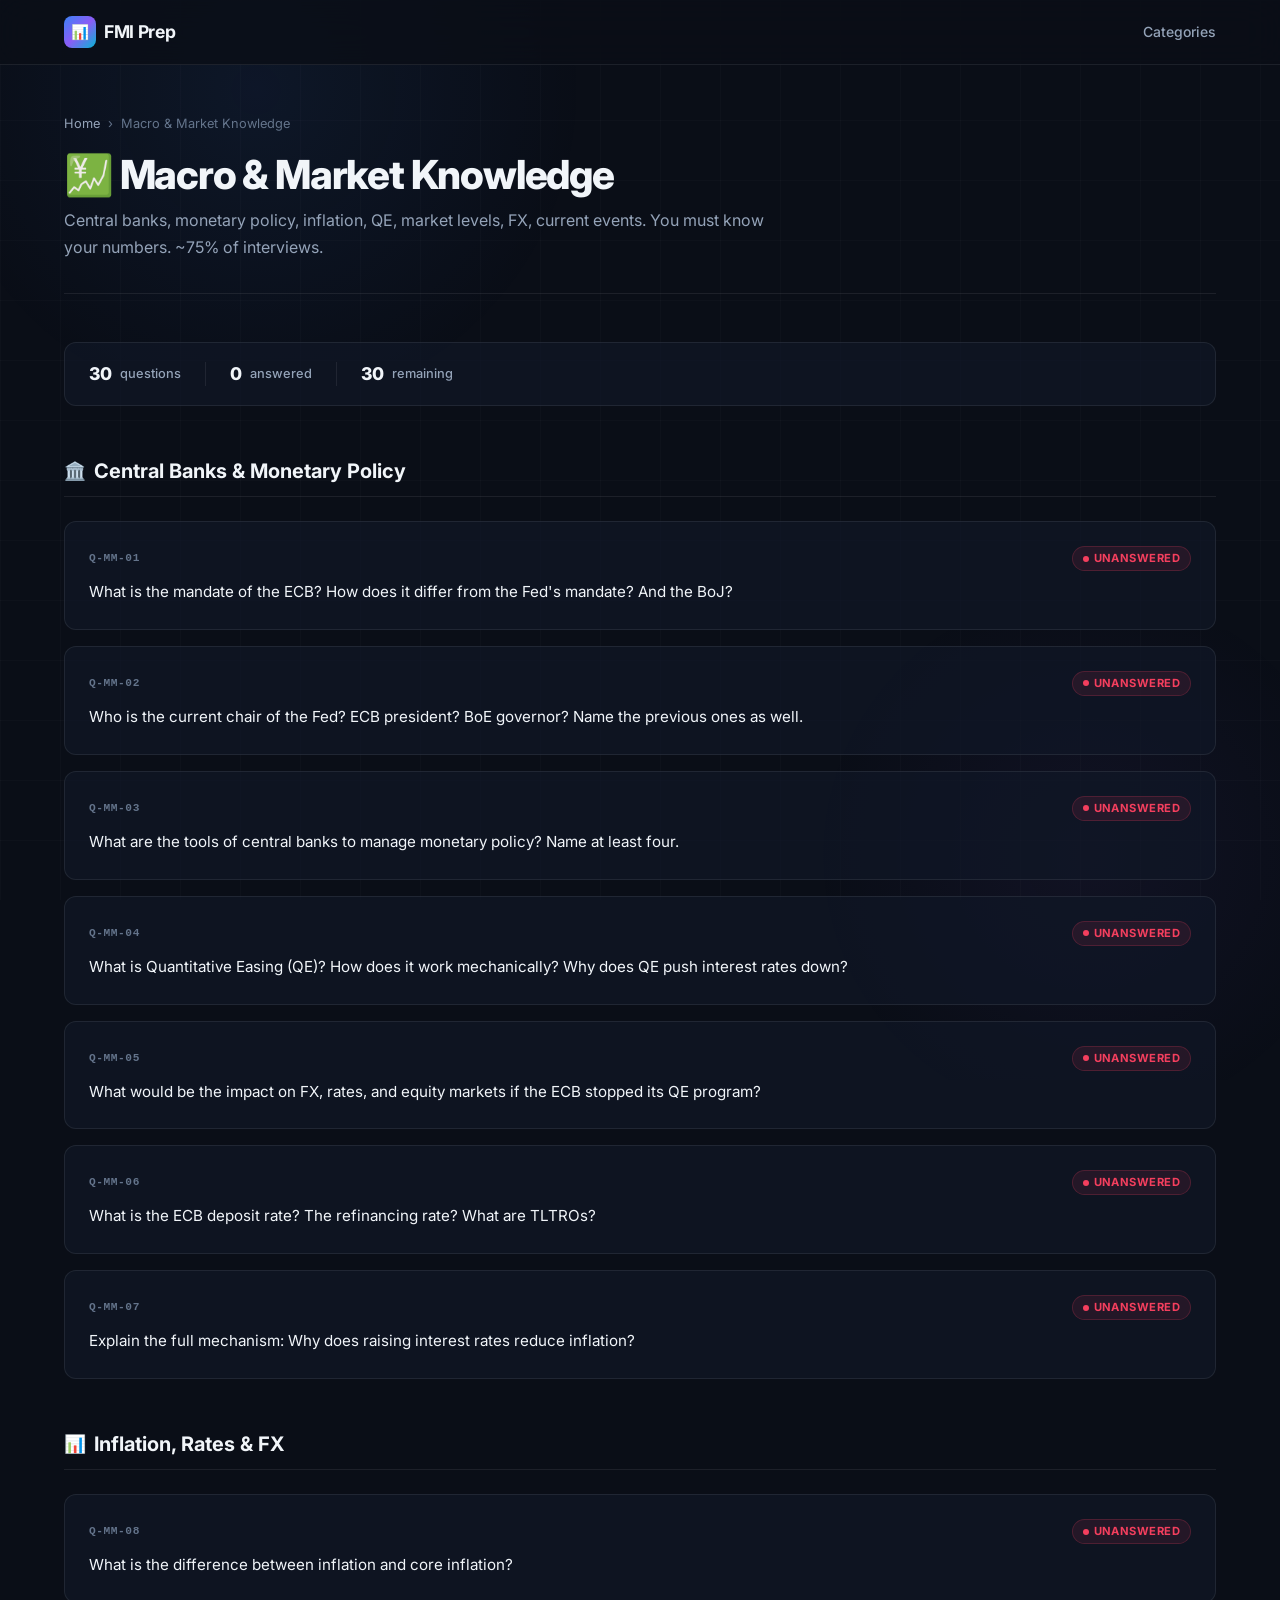
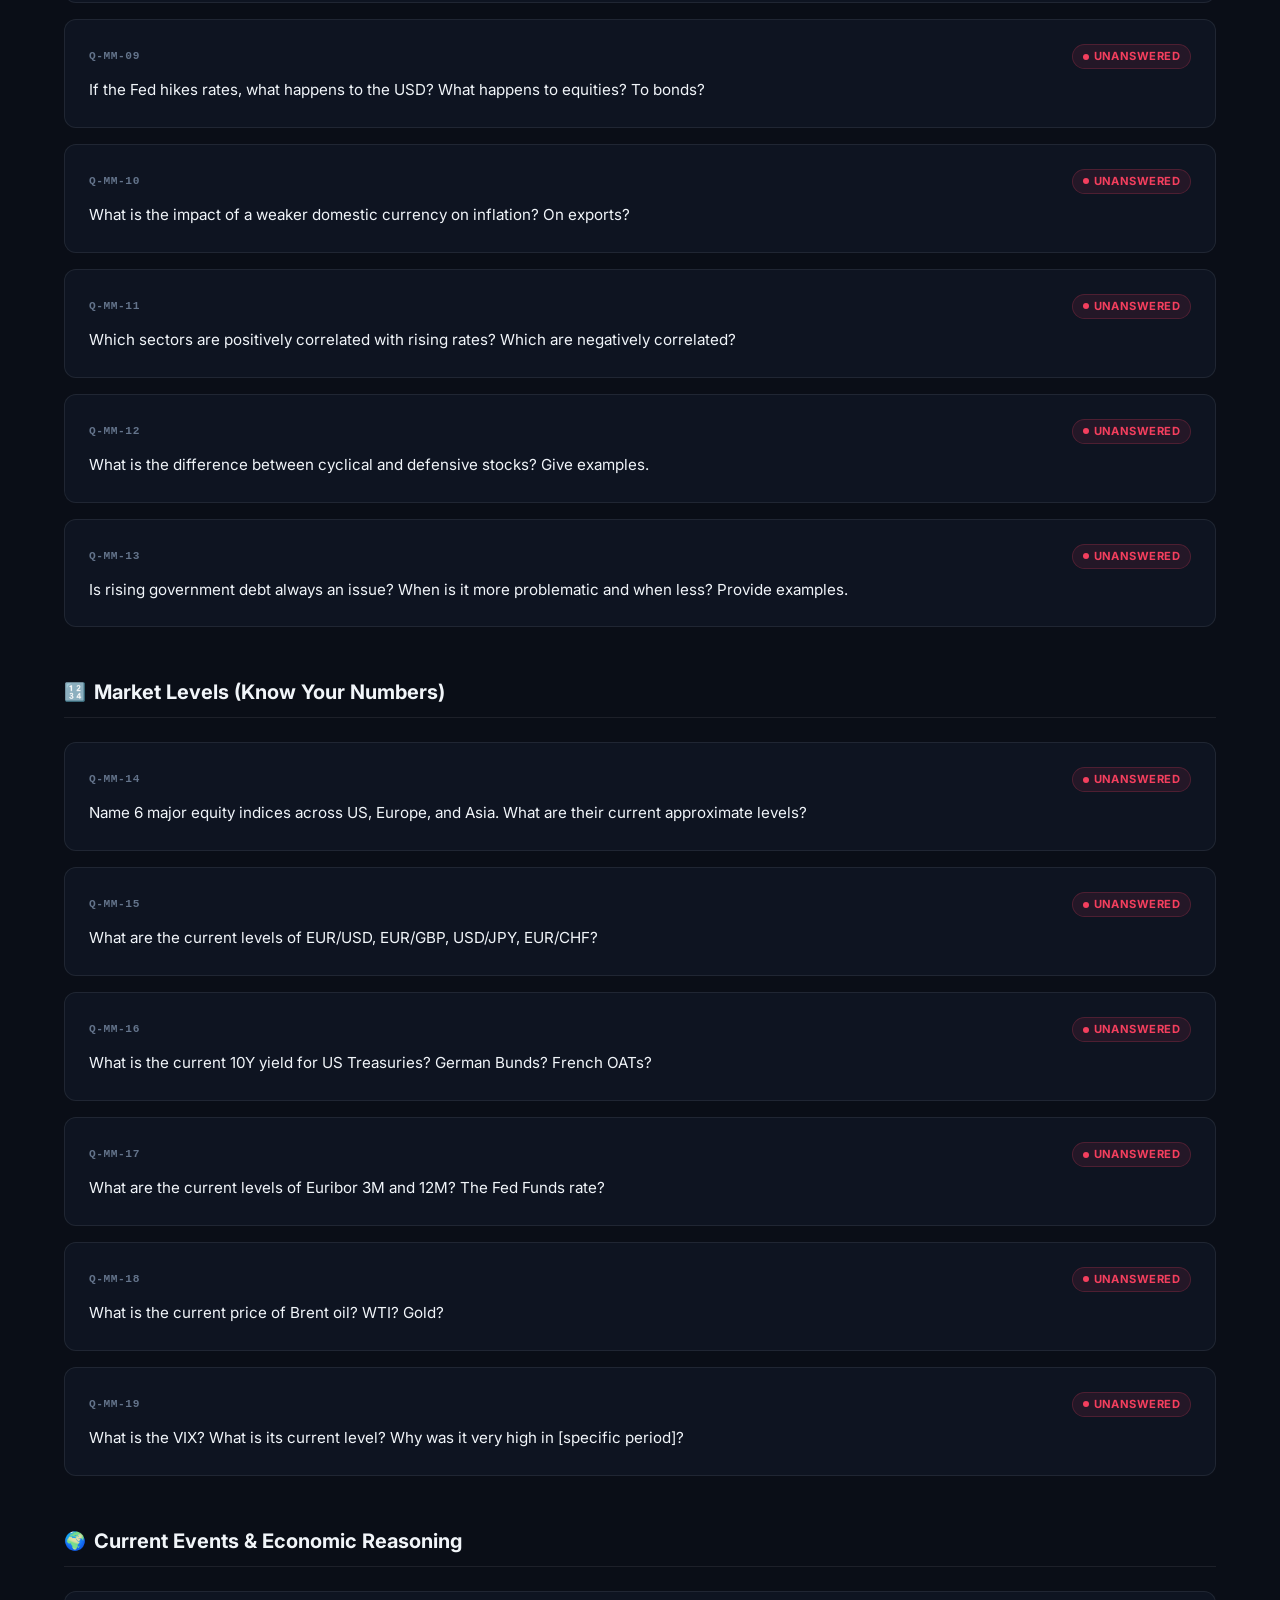
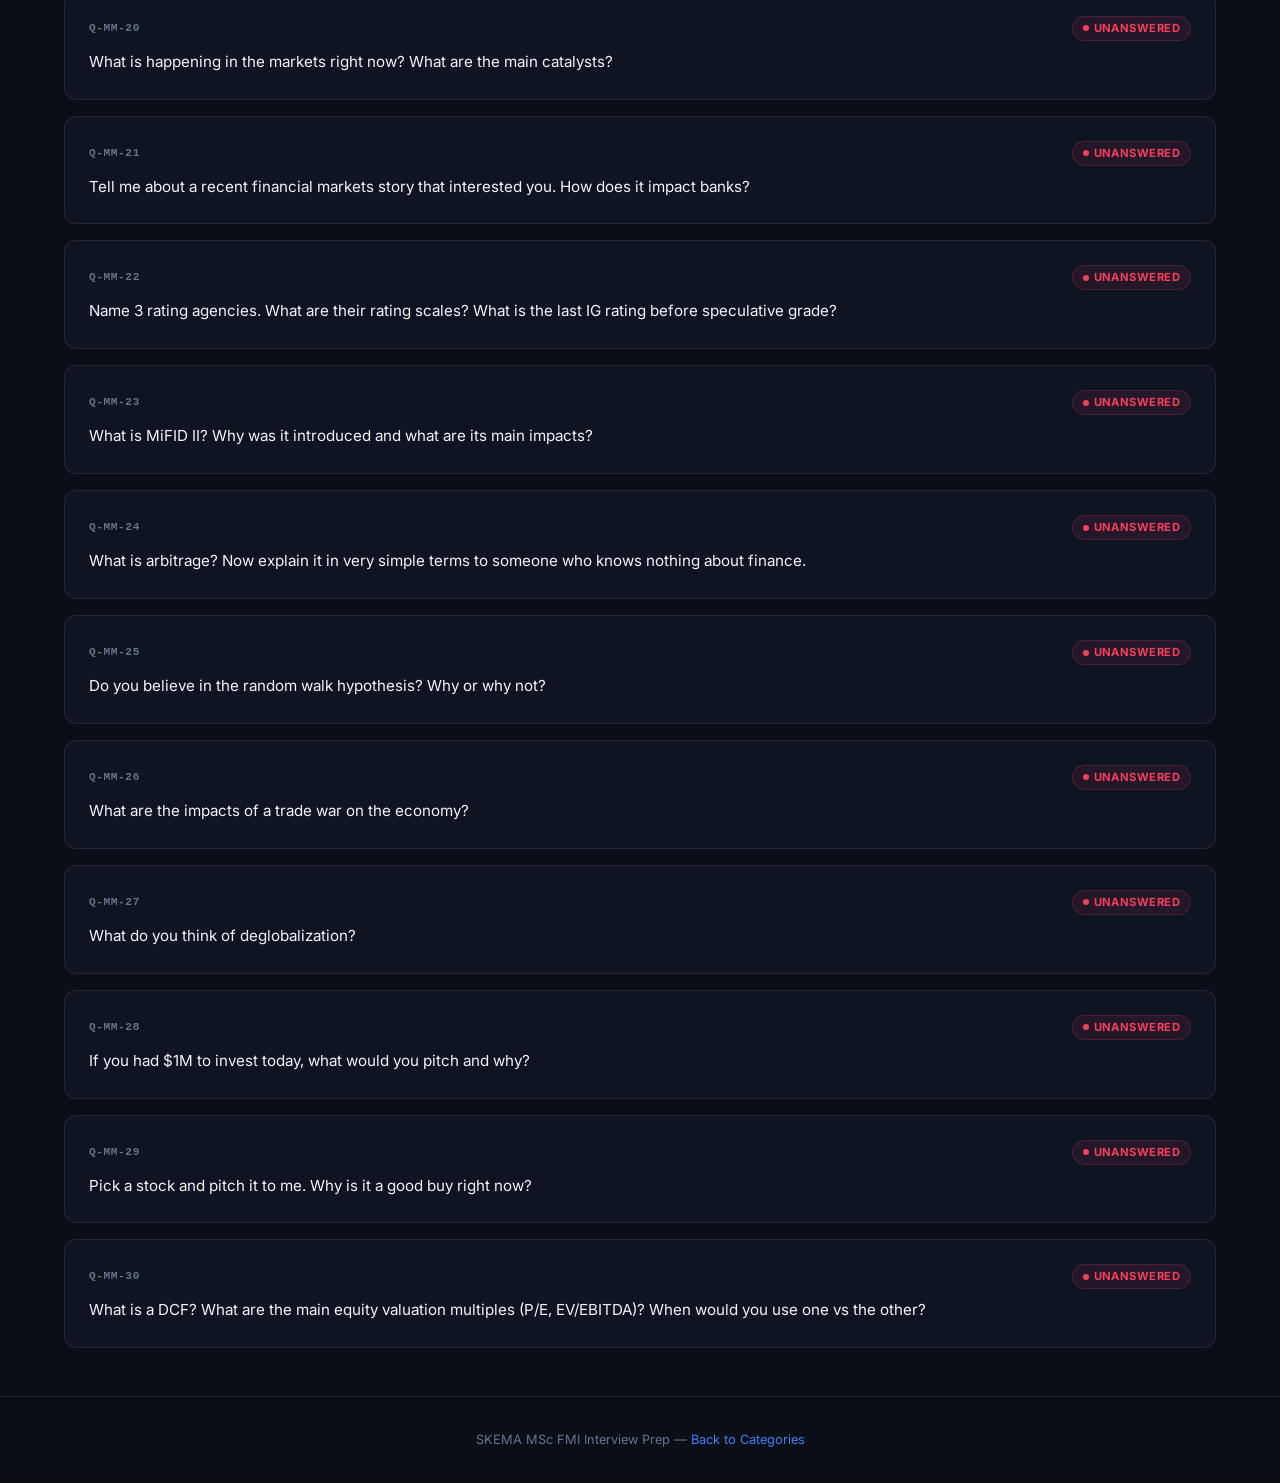
<file: q-prep-8x92k/pages/macro-market.html>
<!DOCTYPE html>
<html lang="en">
<head>
  <meta charset="UTF-8">
  <meta name="viewport" content="width=device-width, initial-scale=1.0">
  <meta name="robots" content="noindex, nofollow">
  <meta name="description" content="Macroeconomics & Market Knowledge interview questions — Central banks, inflation, QE, market levels, current events.">
  <title>Macro & Market Knowledge — FMI Interview Prep</title>
  <link rel="preconnect" href="https://fonts.googleapis.com">
  <link rel="preconnect" href="https://fonts.gstatic.com" crossorigin>
  <link href="https://fonts.googleapis.com/css2?family=Inter:wght@400;500;600;700;800&display=swap" rel="stylesheet">
  <link rel="stylesheet" href="../style.css">
</head>
<body>
  <div class="bg-grid"></div><div class="bg-glow"></div><div class="bg-glow-2"></div>
  <nav class="navbar"><div class="container"><a href="../index.html" class="navbar-brand"><span class="logo-icon">📊</span> FMI Prep</a><div class="navbar-links"><a href="../index.html">Categories</a></div></div></nav>

  <div class="container">
    <header class="page-header">
      <div class="breadcrumb"><a href="../index.html">Home</a><span>›</span><span>Macro & Market Knowledge</span></div>
      <h1>💹 Macro & Market Knowledge</h1>
      <p class="page-desc">Central banks, monetary policy, inflation, QE, market levels, FX, current events. You must know your numbers. ~75% of interviews.</p>
    </header>

    <div class="page-stats">
      <div class="stat"><span class="stat-num">30</span> questions</div>
      <div class="stat-divider"></div>
      <div class="stat"><span class="stat-num">0</span> answered</div>
      <div class="stat-divider"></div>
      <div class="stat"><span class="stat-num">30</span> remaining</div>
    </div>

    <!-- CENTRAL BANKS -->
    <div class="question-section">
      <h2><span class="section-icon">🏛️</span> Central Banks & Monetary Policy</h2>

      <div class="question-card"><div class="q-header"><div class="q-header-left"><span class="q-number">Q-MM-01</span></div><span class="q-flag unanswered">Unanswered</span></div>
        <div class="q-text">What is the mandate of the ECB? How does it differ from the Fed's mandate? And the BoJ?</div></div>

      <div class="question-card"><div class="q-header"><div class="q-header-left"><span class="q-number">Q-MM-02</span></div><span class="q-flag unanswered">Unanswered</span></div>
        <div class="q-text">Who is the current chair of the Fed? ECB president? BoE governor? Name the previous ones as well.</div></div>

      <div class="question-card"><div class="q-header"><div class="q-header-left"><span class="q-number">Q-MM-03</span></div><span class="q-flag unanswered">Unanswered</span></div>
        <div class="q-text">What are the tools of central banks to manage monetary policy? Name at least four.</div></div>

      <div class="question-card"><div class="q-header"><div class="q-header-left"><span class="q-number">Q-MM-04</span></div><span class="q-flag unanswered">Unanswered</span></div>
        <div class="q-text">What is Quantitative Easing (QE)? How does it work mechanically? Why does QE push interest rates down?</div></div>

      <div class="question-card"><div class="q-header"><div class="q-header-left"><span class="q-number">Q-MM-05</span></div><span class="q-flag unanswered">Unanswered</span></div>
        <div class="q-text">What would be the impact on FX, rates, and equity markets if the ECB stopped its QE program?</div></div>

      <div class="question-card"><div class="q-header"><div class="q-header-left"><span class="q-number">Q-MM-06</span></div><span class="q-flag unanswered">Unanswered</span></div>
        <div class="q-text">What is the ECB deposit rate? The refinancing rate? What are TLTROs?</div></div>

      <div class="question-card"><div class="q-header"><div class="q-header-left"><span class="q-number">Q-MM-07</span></div><span class="q-flag unanswered">Unanswered</span></div>
        <div class="q-text">Explain the full mechanism: Why does raising interest rates reduce inflation?</div></div>
    </div>

    <!-- INFLATION & RATES -->
    <div class="question-section">
      <h2><span class="section-icon">📊</span> Inflation, Rates & FX</h2>

      <div class="question-card"><div class="q-header"><div class="q-header-left"><span class="q-number">Q-MM-08</span></div><span class="q-flag unanswered">Unanswered</span></div>
        <div class="q-text">What is the difference between inflation and core inflation?</div></div>

      <div class="question-card"><div class="q-header"><div class="q-header-left"><span class="q-number">Q-MM-09</span></div><span class="q-flag unanswered">Unanswered</span></div>
        <div class="q-text">If the Fed hikes rates, what happens to the USD? What happens to equities? To bonds?</div></div>

      <div class="question-card"><div class="q-header"><div class="q-header-left"><span class="q-number">Q-MM-10</span></div><span class="q-flag unanswered">Unanswered</span></div>
        <div class="q-text">What is the impact of a weaker domestic currency on inflation? On exports?</div></div>

      <div class="question-card"><div class="q-header"><div class="q-header-left"><span class="q-number">Q-MM-11</span></div><span class="q-flag unanswered">Unanswered</span></div>
        <div class="q-text">Which sectors are positively correlated with rising rates? Which are negatively correlated?</div></div>

      <div class="question-card"><div class="q-header"><div class="q-header-left"><span class="q-number">Q-MM-12</span></div><span class="q-flag unanswered">Unanswered</span></div>
        <div class="q-text">What is the difference between cyclical and defensive stocks? Give examples.</div></div>

      <div class="question-card"><div class="q-header"><div class="q-header-left"><span class="q-number">Q-MM-13</span></div><span class="q-flag unanswered">Unanswered</span></div>
        <div class="q-text">Is rising government debt always an issue? When is it more problematic and when less? Provide examples.</div></div>
    </div>

    <!-- MARKET LEVELS -->
    <div class="question-section">
      <h2><span class="section-icon">🔢</span> Market Levels (Know Your Numbers)</h2>

      <div class="question-card"><div class="q-header"><div class="q-header-left"><span class="q-number">Q-MM-14</span></div><span class="q-flag unanswered">Unanswered</span></div>
        <div class="q-text">Name 6 major equity indices across US, Europe, and Asia. What are their current approximate levels?</div></div>

      <div class="question-card"><div class="q-header"><div class="q-header-left"><span class="q-number">Q-MM-15</span></div><span class="q-flag unanswered">Unanswered</span></div>
        <div class="q-text">What are the current levels of EUR/USD, EUR/GBP, USD/JPY, EUR/CHF?</div></div>

      <div class="question-card"><div class="q-header"><div class="q-header-left"><span class="q-number">Q-MM-16</span></div><span class="q-flag unanswered">Unanswered</span></div>
        <div class="q-text">What is the current 10Y yield for US Treasuries? German Bunds? French OATs?</div></div>

      <div class="question-card"><div class="q-header"><div class="q-header-left"><span class="q-number">Q-MM-17</span></div><span class="q-flag unanswered">Unanswered</span></div>
        <div class="q-text">What are the current levels of Euribor 3M and 12M? The Fed Funds rate?</div></div>

      <div class="question-card"><div class="q-header"><div class="q-header-left"><span class="q-number">Q-MM-18</span></div><span class="q-flag unanswered">Unanswered</span></div>
        <div class="q-text">What is the current price of Brent oil? WTI? Gold?</div></div>

      <div class="question-card"><div class="q-header"><div class="q-header-left"><span class="q-number">Q-MM-19</span></div><span class="q-flag unanswered">Unanswered</span></div>
        <div class="q-text">What is the VIX? What is its current level? Why was it very high in [specific period]?</div></div>
    </div>

    <!-- CURRENT EVENTS & REASONING -->
    <div class="question-section">
      <h2><span class="section-icon">🌍</span> Current Events & Economic Reasoning</h2>

      <div class="question-card"><div class="q-header"><div class="q-header-left"><span class="q-number">Q-MM-20</span></div><span class="q-flag unanswered">Unanswered</span></div>
        <div class="q-text">What is happening in the markets right now? What are the main catalysts?</div></div>

      <div class="question-card"><div class="q-header"><div class="q-header-left"><span class="q-number">Q-MM-21</span></div><span class="q-flag unanswered">Unanswered</span></div>
        <div class="q-text">Tell me about a recent financial markets story that interested you. How does it impact banks?</div></div>

      <div class="question-card"><div class="q-header"><div class="q-header-left"><span class="q-number">Q-MM-22</span></div><span class="q-flag unanswered">Unanswered</span></div>
        <div class="q-text">Name 3 rating agencies. What are their rating scales? What is the last IG rating before speculative grade?</div></div>

      <div class="question-card"><div class="q-header"><div class="q-header-left"><span class="q-number">Q-MM-23</span></div><span class="q-flag unanswered">Unanswered</span></div>
        <div class="q-text">What is MiFID II? Why was it introduced and what are its main impacts?</div></div>

      <div class="question-card"><div class="q-header"><div class="q-header-left"><span class="q-number">Q-MM-24</span></div><span class="q-flag unanswered">Unanswered</span></div>
        <div class="q-text">What is arbitrage? Now explain it in very simple terms to someone who knows nothing about finance.</div></div>

      <div class="question-card"><div class="q-header"><div class="q-header-left"><span class="q-number">Q-MM-25</span></div><span class="q-flag unanswered">Unanswered</span></div>
        <div class="q-text">Do you believe in the random walk hypothesis? Why or why not?</div></div>

      <div class="question-card"><div class="q-header"><div class="q-header-left"><span class="q-number">Q-MM-26</span></div><span class="q-flag unanswered">Unanswered</span></div>
        <div class="q-text">What are the impacts of a trade war on the economy?</div></div>

      <div class="question-card"><div class="q-header"><div class="q-header-left"><span class="q-number">Q-MM-27</span></div><span class="q-flag unanswered">Unanswered</span></div>
        <div class="q-text">What do you think of deglobalization?</div></div>

      <div class="question-card"><div class="q-header"><div class="q-header-left"><span class="q-number">Q-MM-28</span></div><span class="q-flag unanswered">Unanswered</span></div>
        <div class="q-text">If you had $1M to invest today, what would you pitch and why?</div></div>

      <div class="question-card"><div class="q-header"><div class="q-header-left"><span class="q-number">Q-MM-29</span></div><span class="q-flag unanswered">Unanswered</span></div>
        <div class="q-text">Pick a stock and pitch it to me. Why is it a good buy right now?</div></div>

      <div class="question-card"><div class="q-header"><div class="q-header-left"><span class="q-number">Q-MM-30</span></div><span class="q-flag unanswered">Unanswered</span></div>
        <div class="q-text">What is a DCF? What are the main equity valuation multiples (P/E, EV/EBITDA)? When would you use one vs the other?</div></div>
    </div>
  </div>

  <footer class="footer"><div class="container"><p>SKEMA MSc FMI Interview Prep — <a href="../index.html">Back to Categories</a></p></div></footer>
</body>
</html>
</file>
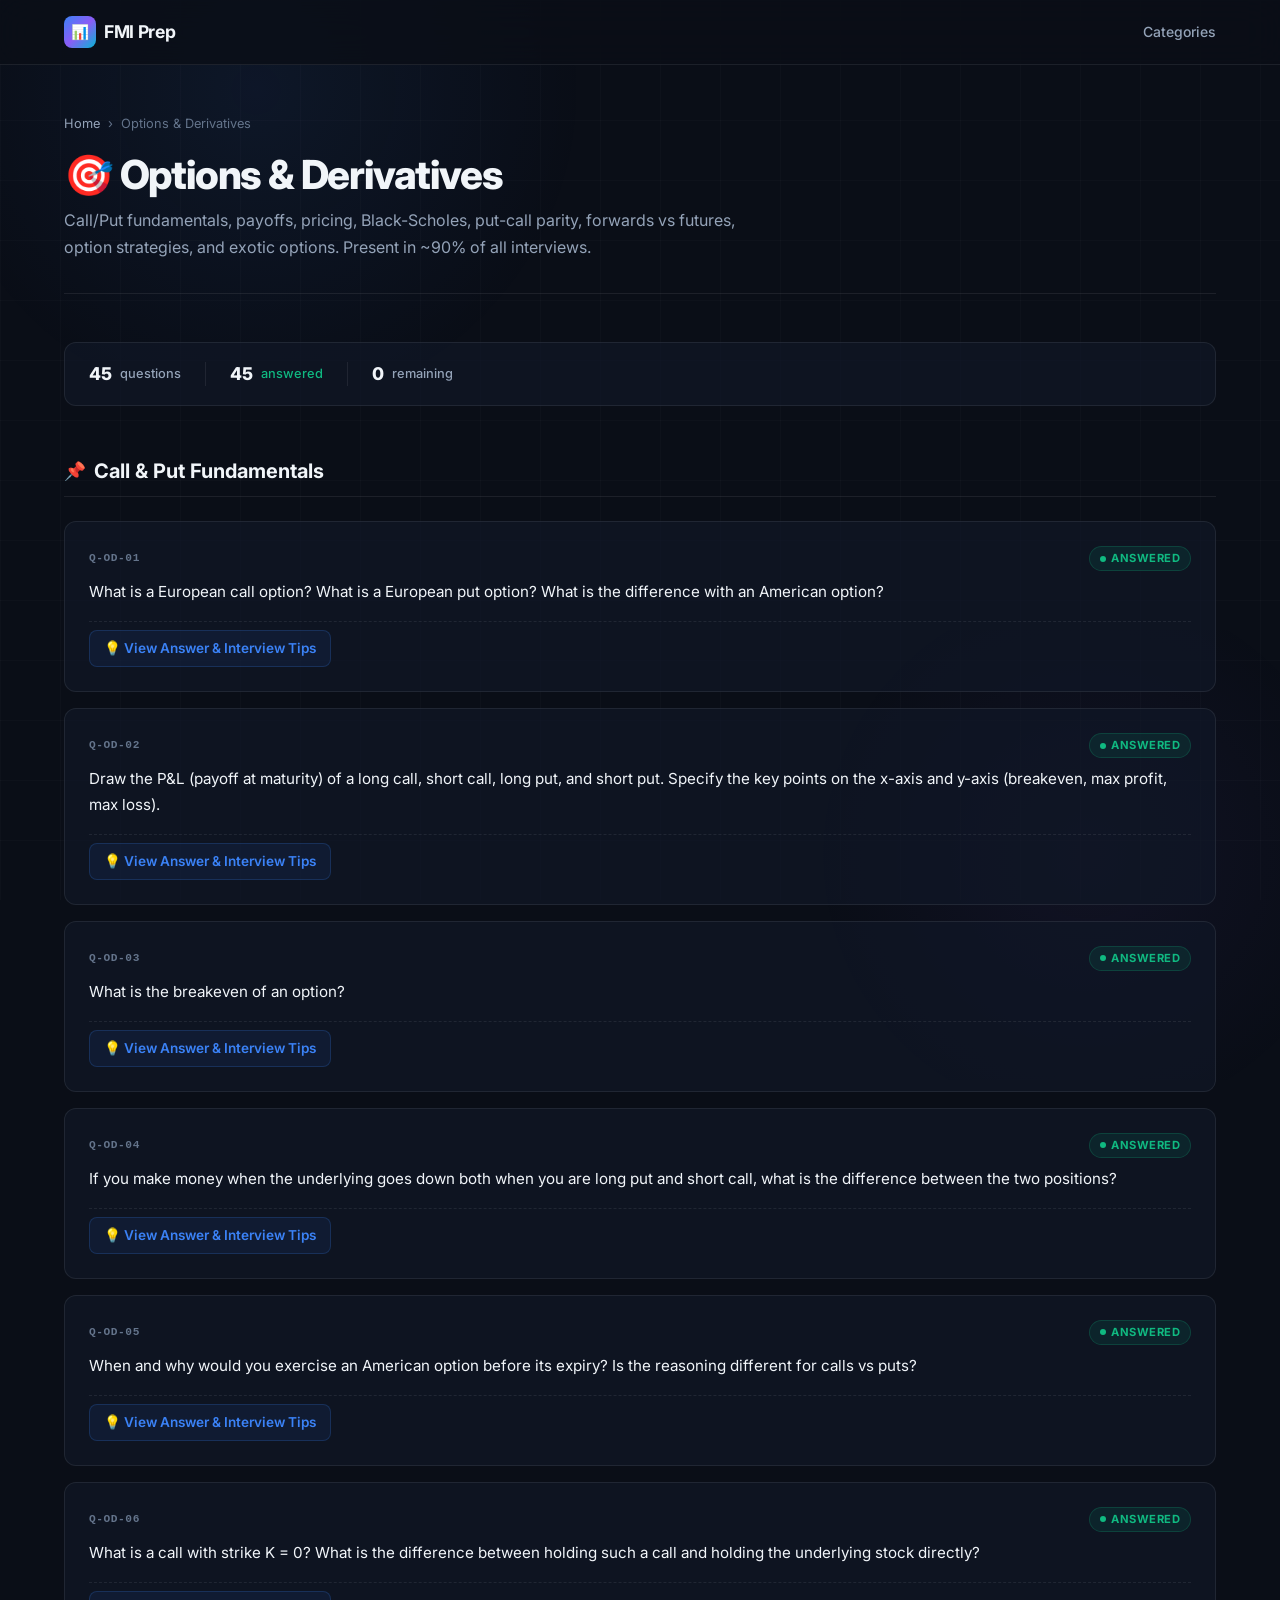
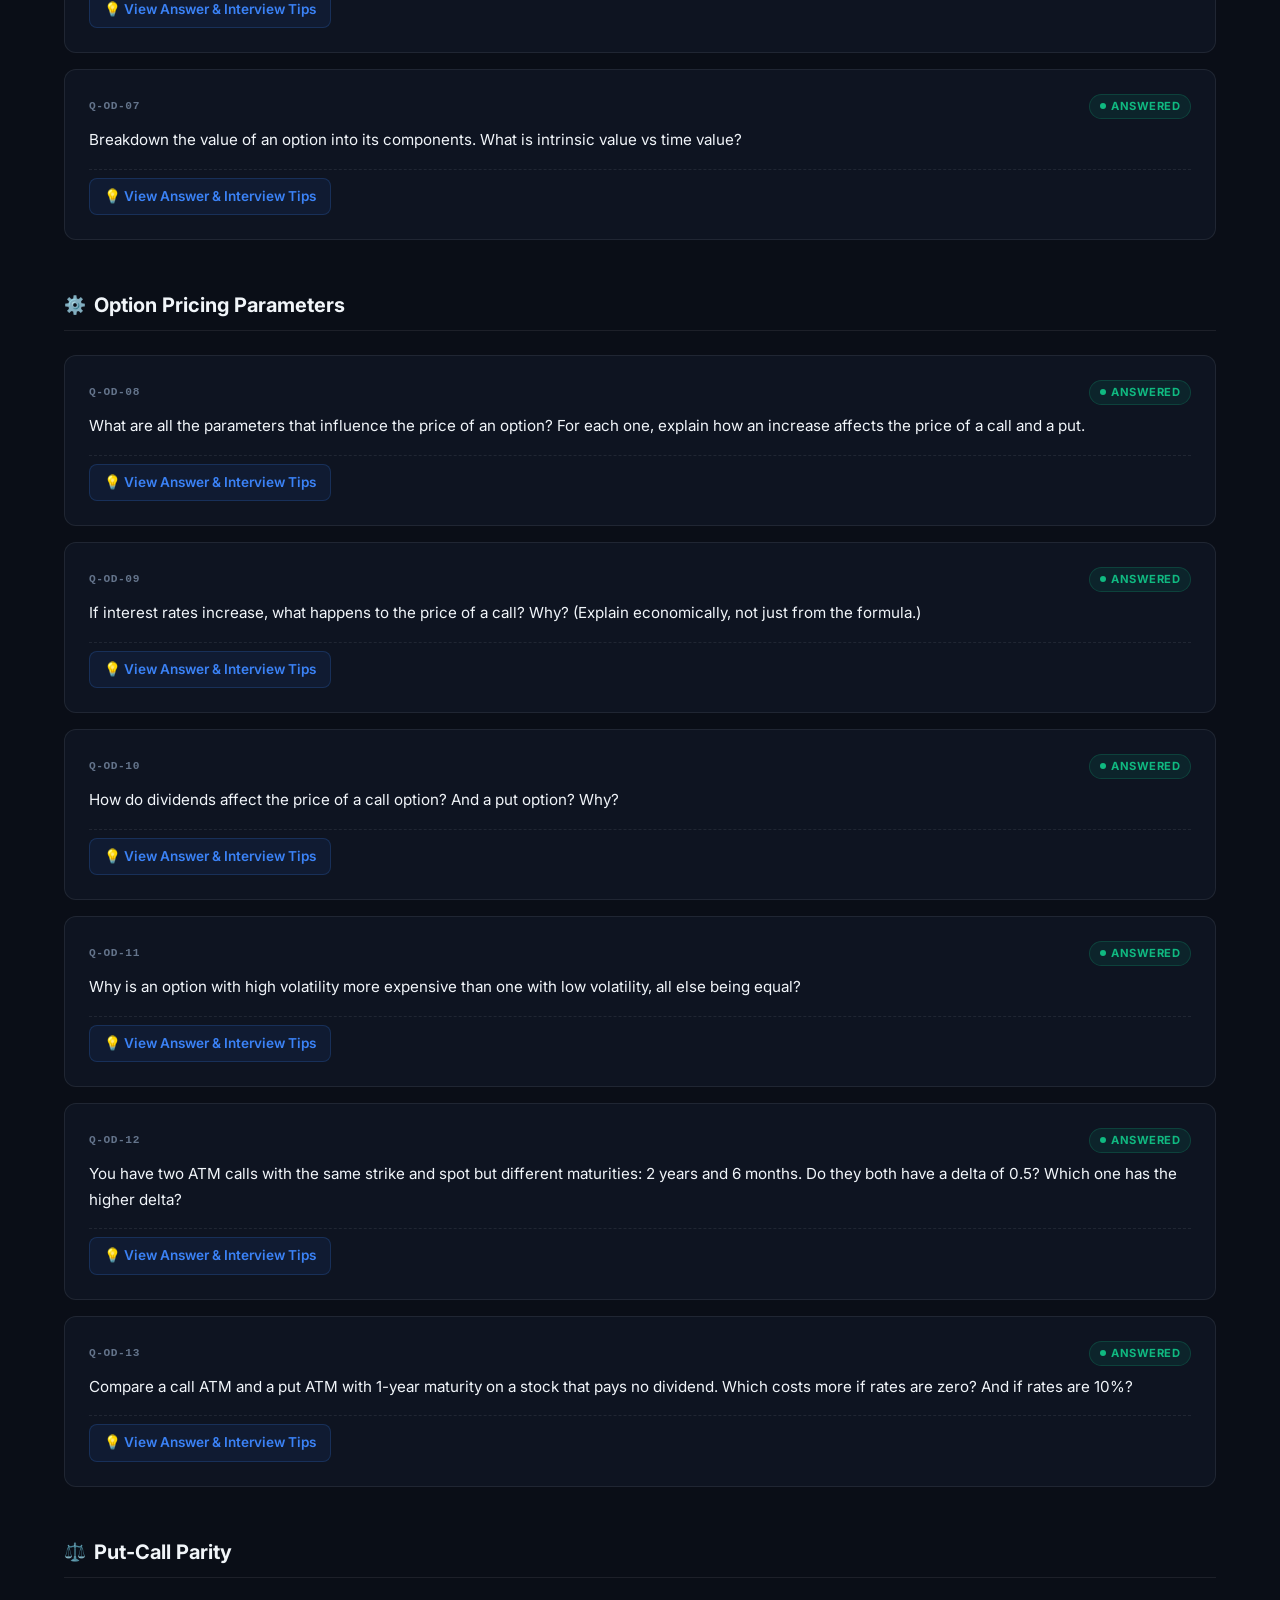
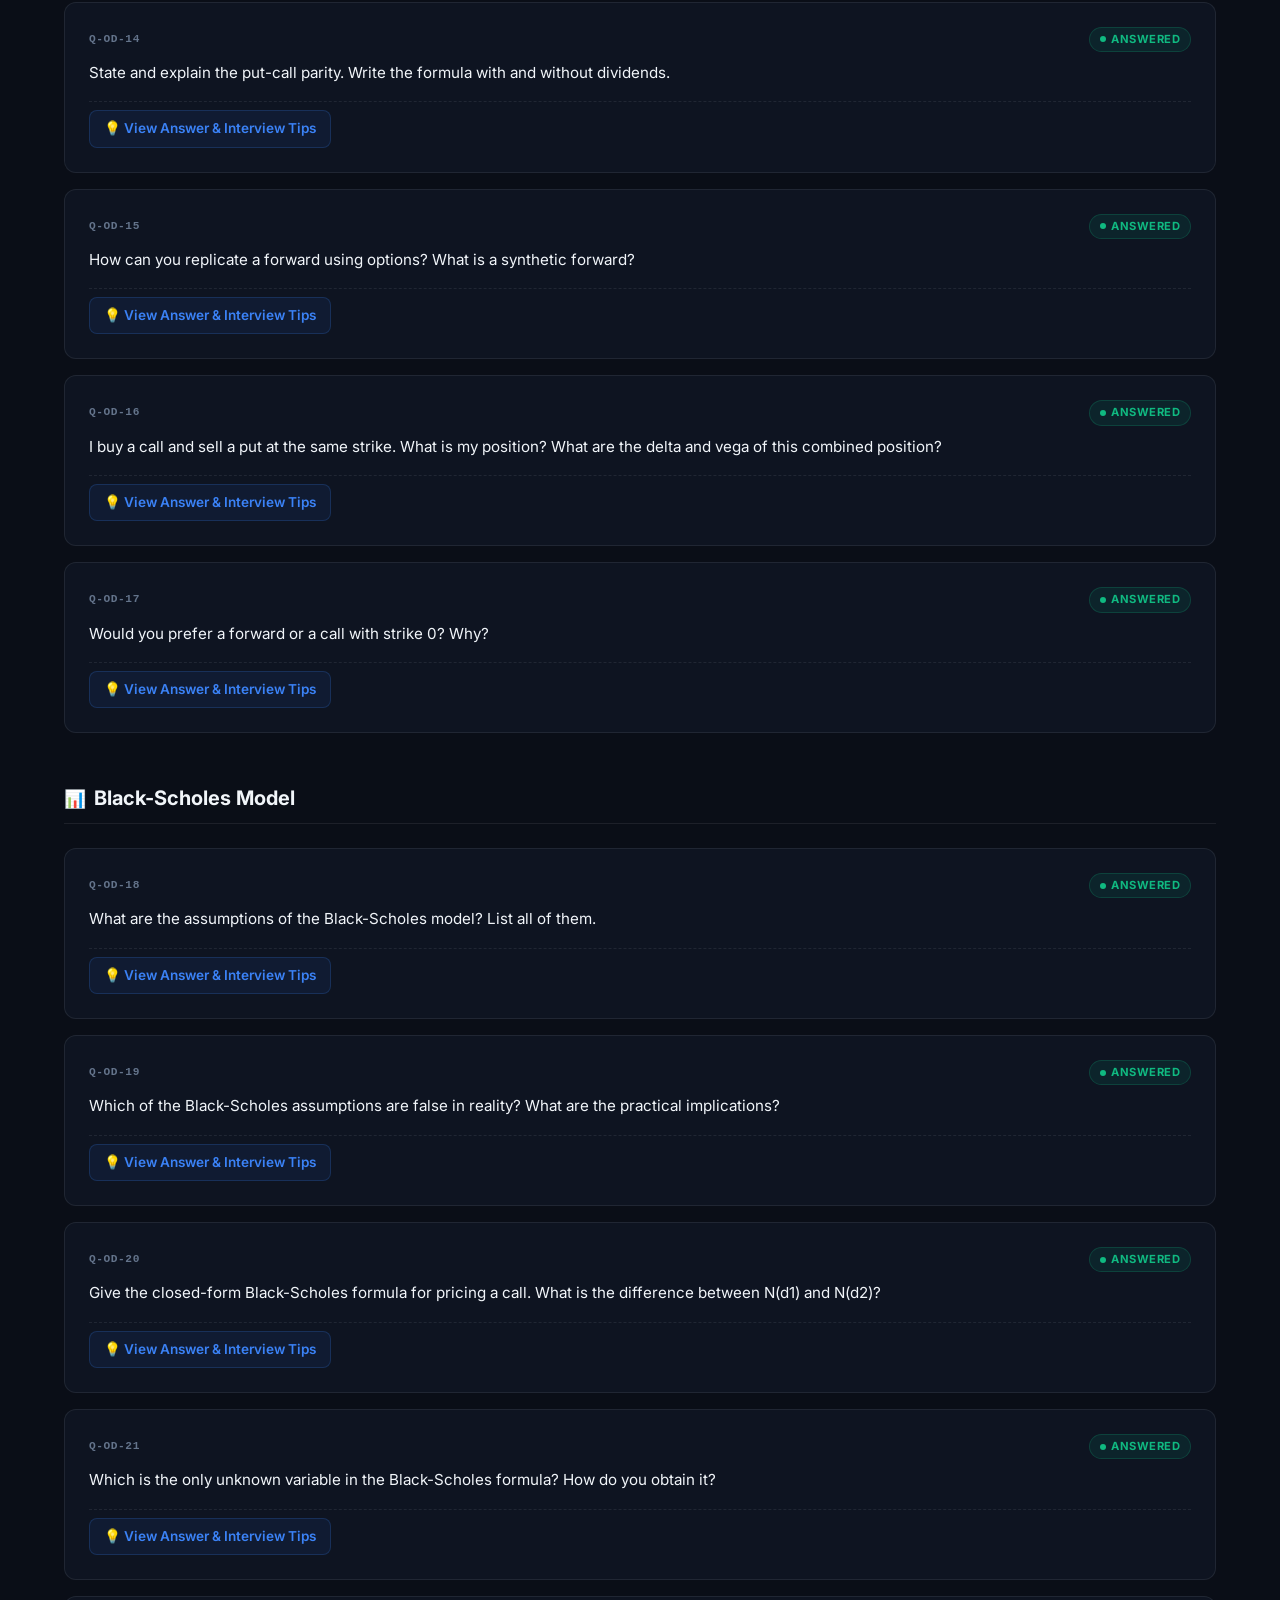
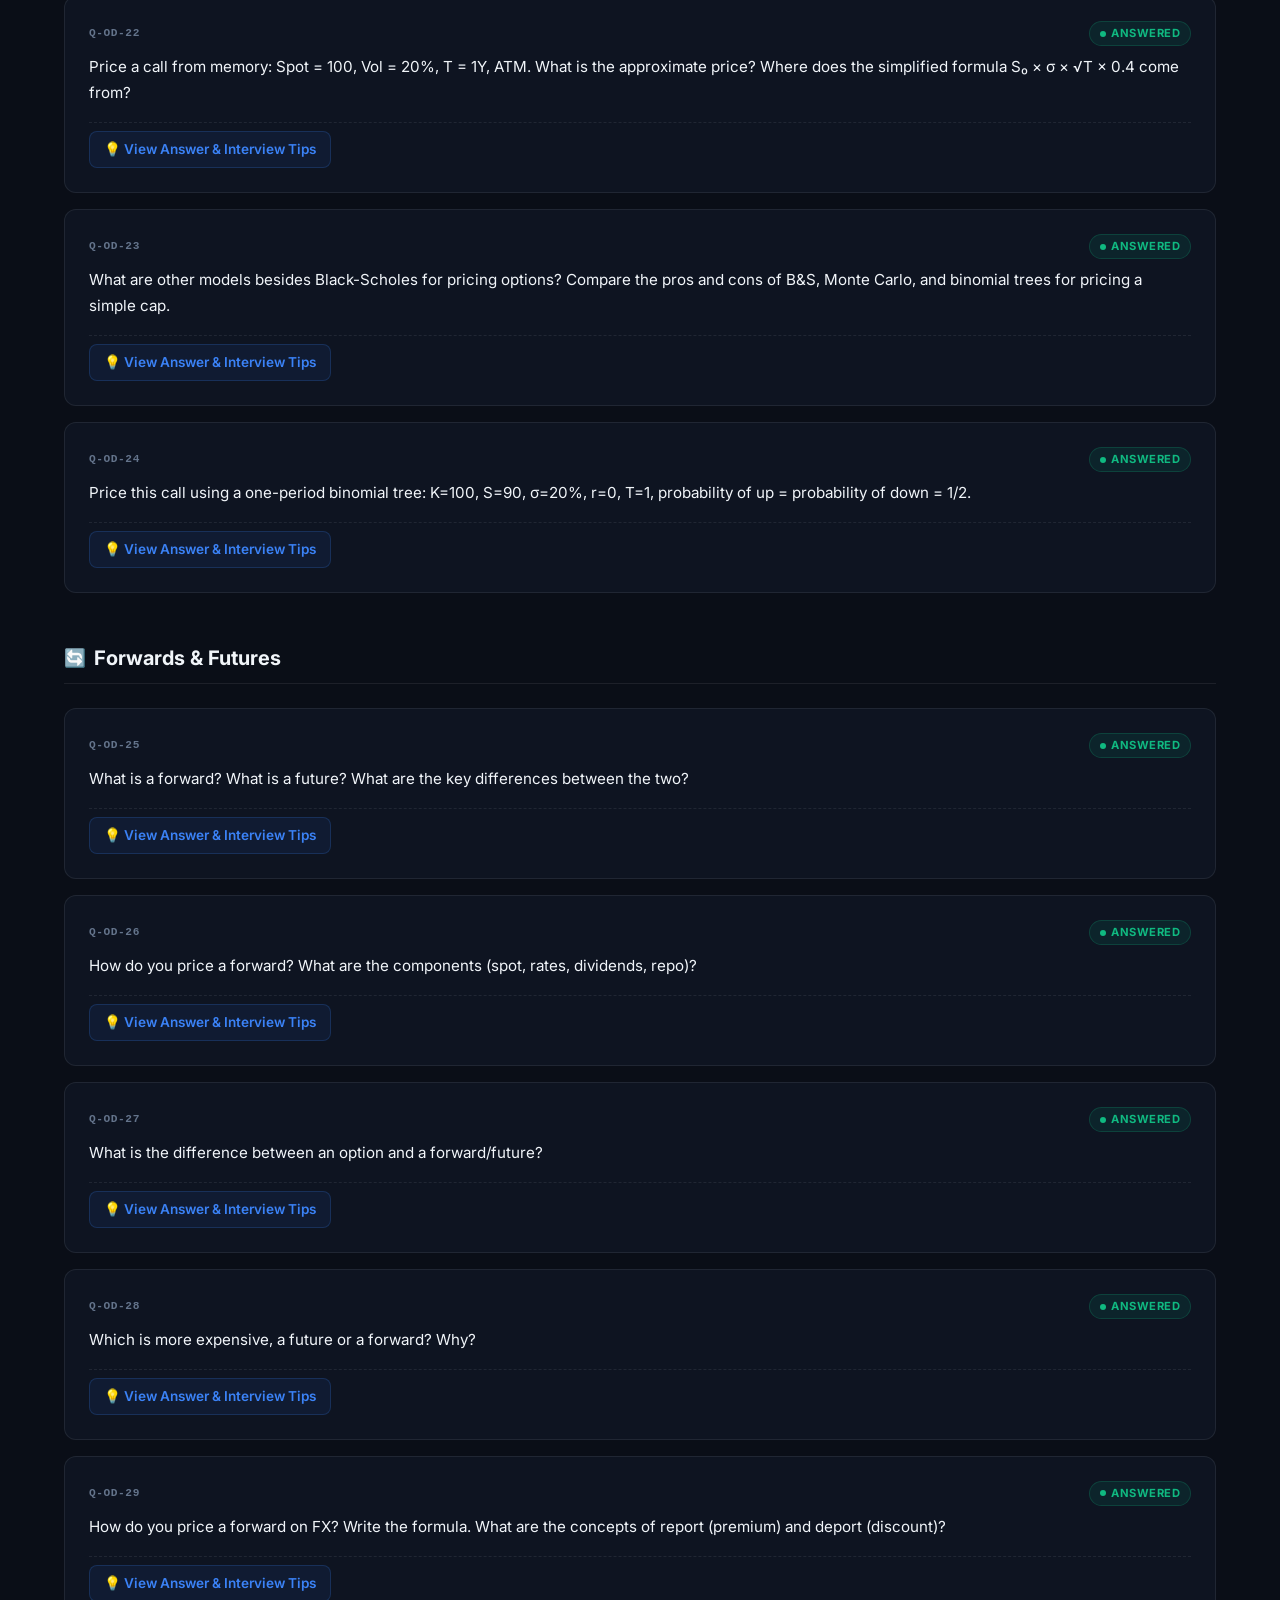
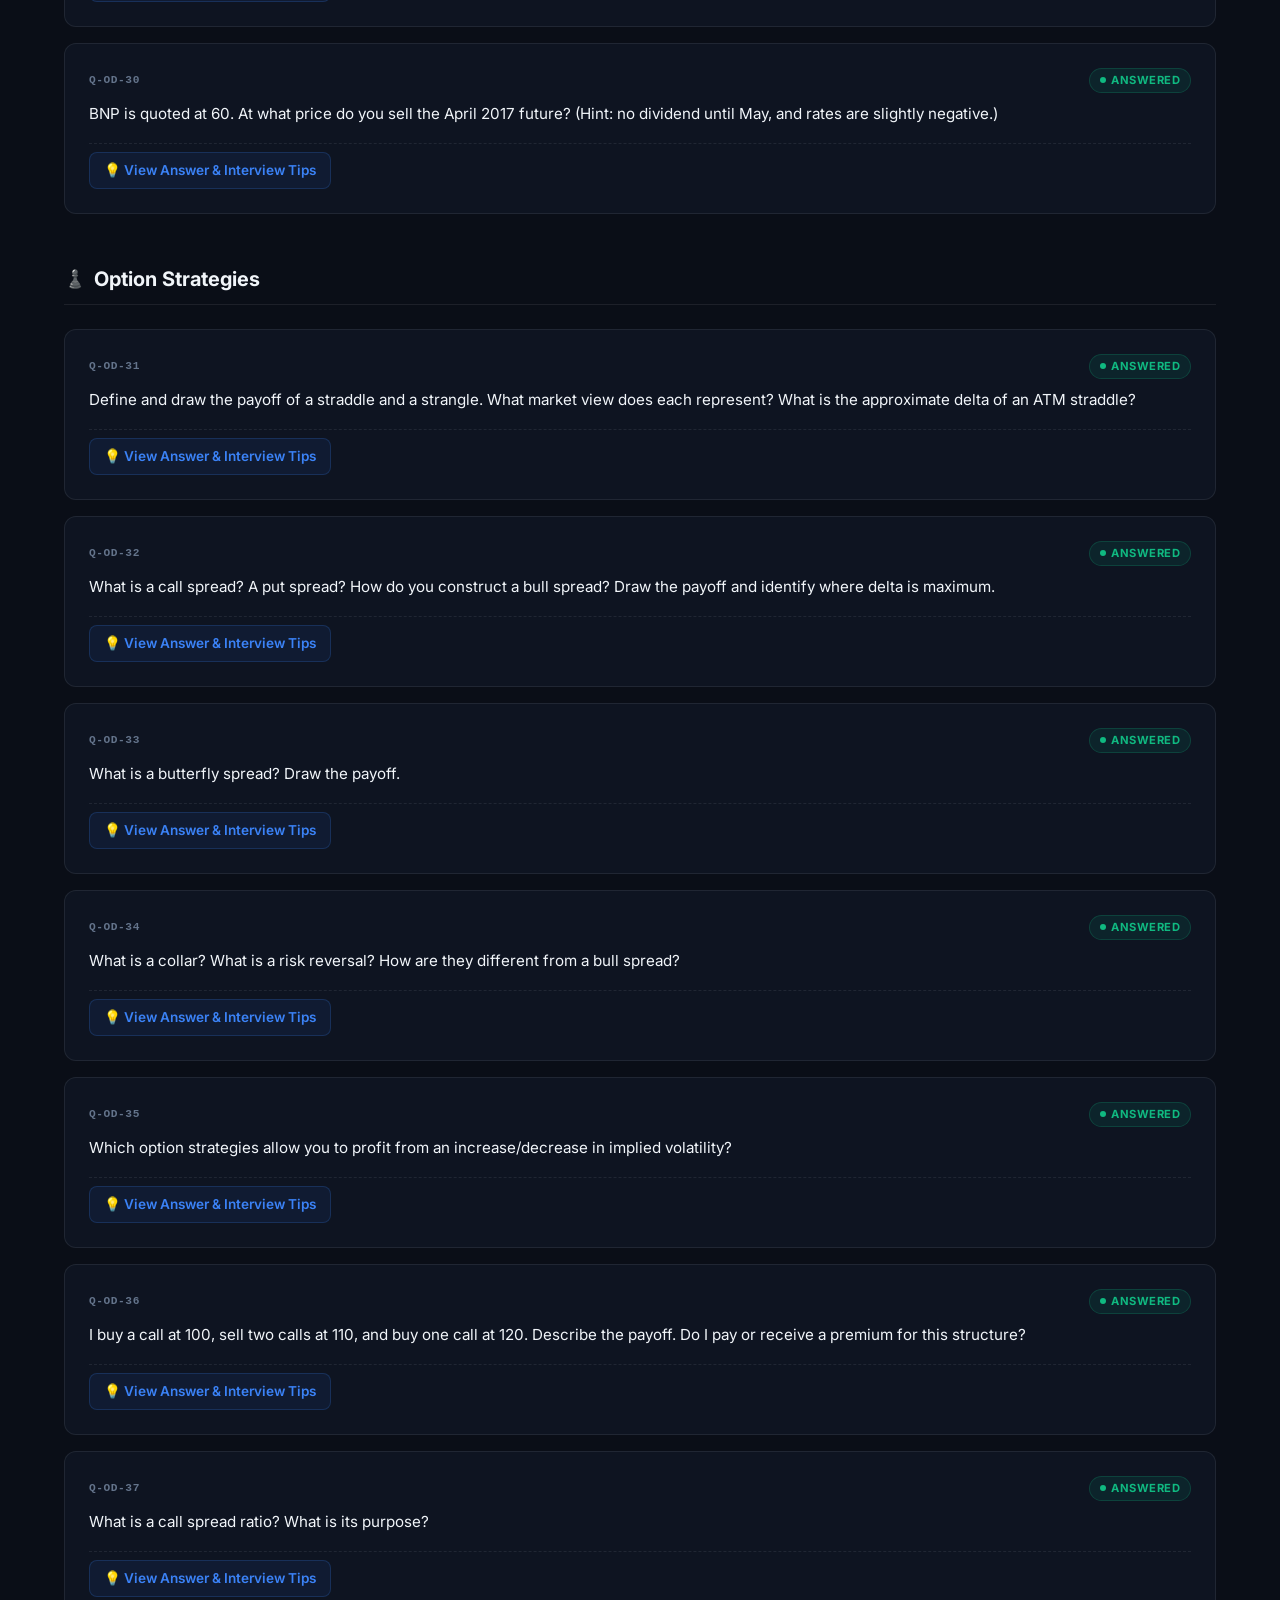
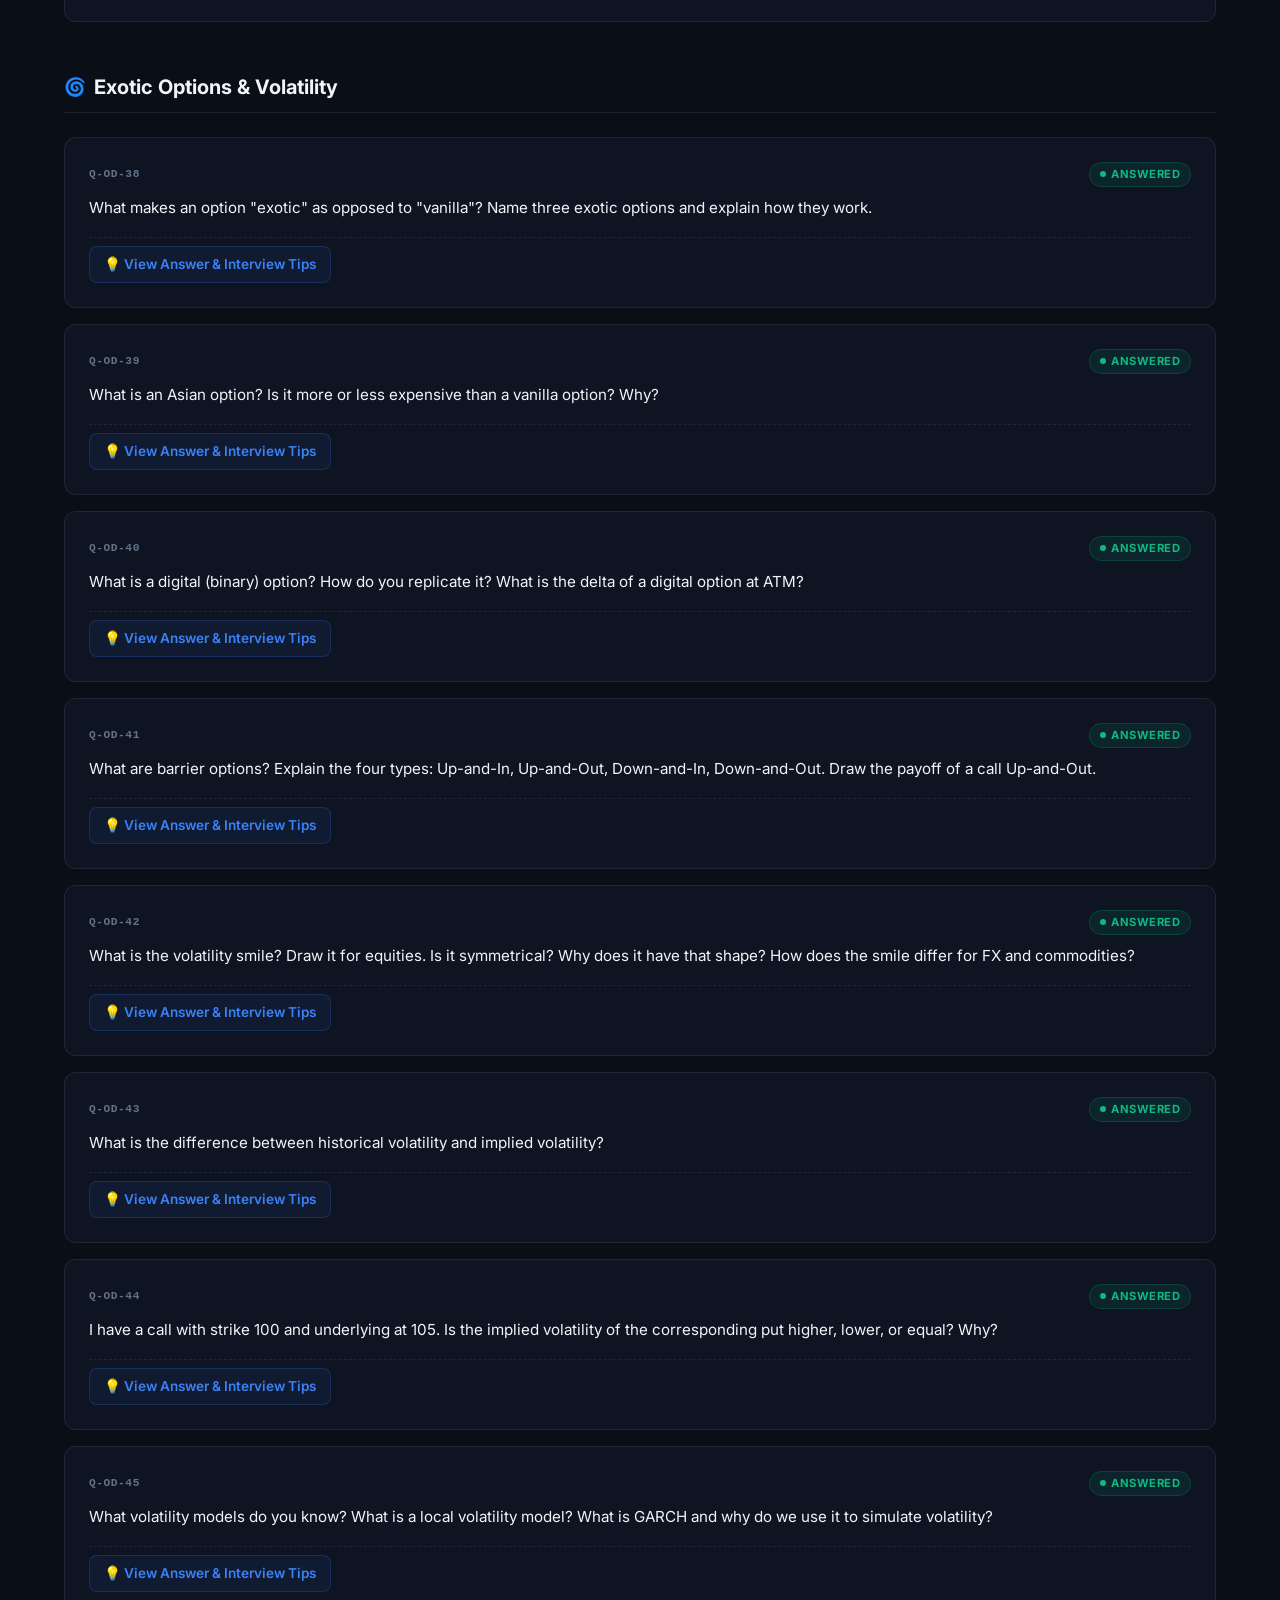
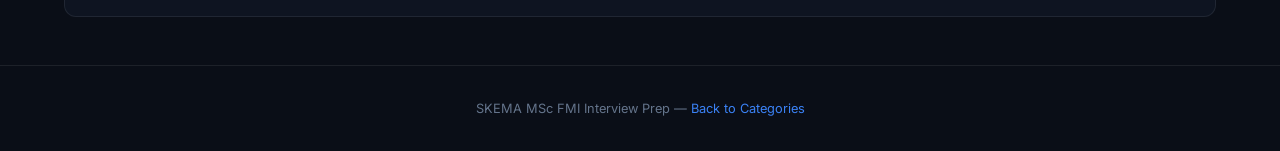
<file: q-prep-8x92k/pages/options-derivatives.html>
<!DOCTYPE html>
<html lang="en">
<head>
  <meta charset="UTF-8">
  <meta name="viewport" content="width=device-width, initial-scale=1.0">
  <meta name="robots" content="noindex, nofollow">
  <meta name="description" content="Options & Derivatives interview questions for finance interviews — Call/Put, Black-Scholes, strategies, forwards, futures, exotic options.">
  <title>Options & Derivatives — FMI Interview Prep</title>
  <link rel="preconnect" href="https://fonts.googleapis.com">
  <link rel="preconnect" href="https://fonts.gstatic.com" crossorigin>
  <link href="https://fonts.googleapis.com/css2?family=Inter:wght@400;500;600;700;800&display=swap" rel="stylesheet">
  <link rel="stylesheet" href="../style.css">
</head>
<body>
  <div class="bg-grid"></div>
  <div class="bg-glow"></div>
  <div class="bg-glow-2"></div>

  <nav class="navbar">
    <div class="container">
      <a href="../index.html" class="navbar-brand"><span class="logo-icon">📊</span> FMI Prep</a>
      <div class="navbar-links"><a href="../index.html">Categories</a></div>
    </div>
  </nav>

  <div class="container">
    <header class="page-header">
      <div class="breadcrumb">
        <a href="../index.html">Home</a><span>›</span><span>Options & Derivatives</span>
      </div>
      <h1>🎯 Options & Derivatives</h1>
      <p class="page-desc">Call/Put fundamentals, payoffs, pricing, Black-Scholes, put-call parity, forwards vs futures, option strategies, and exotic options. Present in ~90% of all interviews.</p>
    </header>

    <div class="page-stats">
      <div class="stat"><span class="stat-num">45</span> questions</div>
      <div class="stat-divider"></div>
      <div class="stat" style="color: #10B981;"><span class="stat-num">45</span> answered</div>
      <div class="stat-divider"></div>
      <div class="stat"><span class="stat-num">0</span> remaining</div>
    </div>

    <!-- ==================== SECTION 1: Call/Put Basics ==================== -->
    <div class="question-section">
      <h2><span class="section-icon">📌</span> Call & Put Fundamentals</h2>

      <div class="question-card">
        <div class="q-header">
          <div class="q-header-left"><span class="q-number">Q-OD-01</span></div>
          <span class="q-flag answered">Answered</span>
        </div>
        <div class="q-text">What is a European call option? What is a European put option? What is the difference with an American option?</div>
        
        <details class="answer-details">
          <summary class="answer-summary">💡 View Answer & Interview Tips</summary>
          <div class="answer-content">
            <h4>📌 The Elevator Pitch</h4>
            <p>A <strong>Call option</strong> gives the buyer the <em>right, but not the obligation</em>, to buy an underlying asset at a pre-specified strike price (<i>K</i>) on or before a specific maturity date (<i>T</i>). In exchange for this right, the buyer pays an upfront cost called the <strong>premium</strong> (<i>C</i>).</p>
            <p>A <strong>Put option</strong> gives the buyer the right, but not the obligation, to <em>sell</em> the underlying asset at the strike price (<i>K</i>) on or before maturity (<i>T</i>) for an upfront premium (<i>P</i>).</p>
            
            <h4>📐 Payoff at Maturity (<i>T</i>)</h4>
            <div class="formula-box">Call Payoff = max(0, S<sub>T</sub> − K)<br>Put Payoff  = max(0, K − S<sub>T</sub>)</div>
            <p>Where <i>S<sub>T</sub></i> is the spot price of the underlying at maturity <i>T</i>, and <i>K</i> is the strike price.</p>

            <h4>🌍 European vs. American Distinction</h4>
            <ul>
              <li><strong>European Option:</strong> Can only be exercised precisely at maturity (<i>T</i>).</li>
              <li><strong>American Option:</strong> Can be exercised at any time between today and maturity (<i>t</i> ∈ [0, <i>T</i>]).</li>
            </ul>

            <div class="pro-tip-box">
              <strong>💡 Interview Trap & Follow-Up:</strong><br>
              Interviewer: <em>"Which option is more expensive, American or European? And when would you actually exercise an American option early?"</em><br>
              <strong>Answer:</strong> An American option is always worth at least as much as a European option (<i>C<sub>Am</sub></i> ≥ <i>C<sub>Eur</sub></i>) because it gives extra optionality. However, on a <strong>non-dividend paying stock</strong>, you should <strong>never</strong> early exercise an American Call (you forfeit the time value and pay cash early, losing interest on <i>K</i>). For an American Put, early exercise can be optimal if deeply in-the-money and interest rates are high (to collect <i>K</i> immediately and earn interest on cash). If the stock pays dividends, an American Call may be exercised right before the ex-dividend date to capture the dividend!
            </div>
          </div>
        </details>
      </div>

      <div class="question-card">
        <div class="q-header">
          <div class="q-header-left"><span class="q-number">Q-OD-02</span></div>
          <span class="q-flag answered">Answered</span>
        </div>
        <div class="q-text">Draw the P&L (payoff at maturity) of a long call, short call, long put, and short put. Specify the key points on the x-axis and y-axis (breakeven, max profit, max loss).</div>
        
        <details class="answer-details">
          <summary class="answer-summary">💡 View Answer & Interview Tips</summary>
          <div class="answer-content">
            <h4>📌 Comparative Payoff & Net P&L Summary Table</h4>
            <p>At maturity (<i>T</i>), let <i>S<sub>T</sub></i> be the spot price, <i>K</i> the strike price, and <i>C</i> / <i>P</i> the initial premiums paid/received.</p>
            <div style="overflow-x: auto; margin: 12px 0;">
              <table style="width: 100%; border-collapse: collapse; font-size: 0.88rem; text-align: left; background: rgba(15, 23, 42, 0.5); border: 1px solid var(--border-glass);">
                <thead>
                  <tr style="border-bottom: 2px solid var(--border-glass); color: var(--text-primary); background: rgba(59, 130, 246, 0.1);">
                    <th style="padding: 10px;">Position</th>
                    <th style="padding: 10px;">Gross Payoff</th>
                    <th style="padding: 10px;">Net P&L (with Premium)</th>
                    <th style="padding: 10px;">Max Profit</th>
                    <th style="padding: 10px;">Max Loss</th>
                    <th style="padding: 10px;">Breakeven Spot (<i>S<sub>BE</sub></i>)</th>
                  </tr>
                </thead>
                <tbody>
                  <tr style="border-bottom: 1px solid var(--border-glass);">
                    <td style="padding: 10px; font-weight: 700; color: #60A5FA;">Long Call</td>
                    <td style="padding: 10px; font-family: monospace;">max(0, S<sub>T</sub> − K)</td>
                    <td style="padding: 10px; font-family: monospace;">max(0, S<sub>T</sub> − K) − C</td>
                    <td style="padding: 10px; color: var(--accent-emerald); font-weight: 700;">+∞ (Unlimited)</td>
                    <td style="padding: 10px; color: var(--accent-rose); font-weight: 700;">−C (Premium paid)</td>
                    <td style="padding: 10px; font-family: monospace; font-weight: 700;">K + C</td>
                  </tr>
                  <tr style="border-bottom: 1px solid var(--border-glass);">
                    <td style="padding: 10px; font-weight: 700; color: #F87171;">Short Call</td>
                    <td style="padding: 10px; font-family: monospace;">−max(0, S<sub>T</sub> − K)</td>
                    <td style="padding: 10px; font-family: monospace;">C − max(0, S<sub>T</sub> − K)</td>
                    <td style="padding: 10px; color: var(--accent-emerald); font-weight: 700;">+C (Premium received)</td>
                    <td style="padding: 10px; color: var(--accent-rose); font-weight: 700;">−∞ (Unlimited)</td>
                    <td style="padding: 10px; font-family: monospace; font-weight: 700;">K + C</td>
                  </tr>
                  <tr style="border-bottom: 1px solid var(--border-glass);">
                    <td style="padding: 10px; font-weight: 700; color: #34D399;">Long Put</td>
                    <td style="padding: 10px; font-family: monospace;">max(0, K − S<sub>T</sub>)</td>
                    <td style="padding: 10px; font-family: monospace;">max(0, K − S<sub>T</sub>) − P</td>
                    <td style="padding: 10px; color: var(--accent-emerald); font-weight: 700;">K − P (when S<sub>T</sub> = 0)</td>
                    <td style="padding: 10px; color: var(--accent-rose); font-weight: 700;">−P (Premium paid)</td>
                    <td style="padding: 10px; font-family: monospace; font-weight: 700;">K − P</td>
                  </tr>
                  <tr>
                    <td style="padding: 10px; font-weight: 700; color: #FBBF24;">Short Put</td>
                    <td style="padding: 10px; font-family: monospace;">−max(0, K − S<sub>T</sub>)</td>
                    <td style="padding: 10px; font-family: monospace;">P − max(0, K − S<sub>T</sub>)</td>
                    <td style="padding: 10px; color: var(--accent-emerald); font-weight: 700;">+P (Premium received)</td>
                    <td style="padding: 10px; color: var(--accent-rose); font-weight: 700;">−(K − P) (when S<sub>T</sub> = 0)</td>
                    <td style="padding: 10px; font-family: monospace; font-weight: 700;">K − P</td>
                  </tr>
                </tbody>
              </table>
            </div>

            <h4>📈 Visual Payoff & P&L Diagrams (Whiteboard Ready)</h4>
            <p>When drawing on a whiteboard during an interview, clearly mark the <strong>y-axis intercept</strong> (±Premium), the <strong>kink at Strike <i>K</i></strong>, and the <strong>x-axis intersection (Breakeven)</strong>.</p>
            
            <div class="chart-grid">
              <!-- 1. LONG CALL -->
              <div class="chart-card">
                <div class="chart-title" style="color: #60A5FA;">📈 1. Long Call (Bullish)</div>
                <svg viewBox="0 0 300 200" class="chart-svg" xmlns="http://www.w3.org/2000/svg">
                  <!-- Axes -->
                  <line x1="50" y1="130" x2="280" y2="130" stroke="#64748B" stroke-width="1.5"/>
                  <line x1="50" y1="185" x2="50" y2="15" stroke="#64748B" stroke-width="1.5"/>
                  <polygon points="280,127 287,130 280,133" fill="#64748B"/>
                  <polygon points="47,15 50,8 53,15" fill="#64748B"/>
                  <!-- Axis labels -->
                  <text x="268" y="148" fill="#94A3B8" font-size="12" font-family="sans-serif">S<tspan font-size="9" dy="3">T</tspan></text>
                  <text x="18" y="20" fill="#94A3B8" font-size="12" font-family="sans-serif">P&amp;L</text>
                  <!-- Zero line (x-axis) dashed -->
                  <line x1="50" y1="130" x2="280" y2="130" stroke="#475569" stroke-width="0.5" stroke-dasharray="2,4"/>
                  <!-- Strike K tick -->
                  <line x1="140" y1="127" x2="140" y2="133" stroke="#94A3B8" stroke-width="1.5"/>
                  <text x="136" y="148" fill="#CBD5E1" font-size="11" font-weight="bold" font-family="sans-serif">K</text>
                  <!-- Breakeven K+C tick -->
                  <circle cx="165" cy="130" r="4" fill="none" stroke="#10B981" stroke-width="2"/>
                  <text x="152" y="165" fill="#10B981" font-size="10" font-weight="bold" font-family="sans-serif">K+C</text>
                  <!-- Premium -C on y-axis -->
                  <line x1="47" y1="155" x2="53" y2="155" stroke="#F43F5E" stroke-width="1.5"/>
                  <text x="22" y="159" fill="#F43F5E" font-size="10" font-weight="bold" font-family="sans-serif">−C</text>
                  <!-- Loss zone (red shaded) -->
                  <polygon points="50,155 140,155 165,130 50,130" fill="#F43F5E" fill-opacity="0.12"/>
                  <!-- Profit zone (green shaded) -->
                  <polygon points="165,130 260,35 260,130" fill="#10B981" fill-opacity="0.15"/>
                  <!-- P&L Line -->
                  <polyline points="50,155 140,155 260,35" fill="none" stroke="#60A5FA" stroke-width="3" stroke-linecap="round" stroke-linejoin="round"/>
                  <!-- Slope label -->
                  <text x="210" y="55" fill="#60A5FA" font-size="11" font-weight="bold" font-family="sans-serif">slope = +1</text>
                </svg>
              </div>

              <!-- 2. SHORT CALL -->
              <div class="chart-card">
                <div class="chart-title" style="color: #F87171;">📉 2. Short Call (Bearish)</div>
                <svg viewBox="0 0 300 200" class="chart-svg" xmlns="http://www.w3.org/2000/svg">
                  <!-- Axes -->
                  <line x1="50" y1="90" x2="280" y2="90" stroke="#64748B" stroke-width="1.5"/>
                  <line x1="50" y1="185" x2="50" y2="15" stroke="#64748B" stroke-width="1.5"/>
                  <polygon points="280,87 287,90 280,93" fill="#64748B"/>
                  <polygon points="47,15 50,8 53,15" fill="#64748B"/>
                  <!-- Axis labels -->
                  <text x="268" y="108" fill="#94A3B8" font-size="12" font-family="sans-serif">S<tspan font-size="9" dy="3">T</tspan></text>
                  <text x="18" y="20" fill="#94A3B8" font-size="12" font-family="sans-serif">P&amp;L</text>
                  <!-- Strike K tick -->
                  <line x1="140" y1="87" x2="140" y2="93" stroke="#94A3B8" stroke-width="1.5"/>
                  <text x="136" y="108" fill="#CBD5E1" font-size="11" font-weight="bold" font-family="sans-serif">K</text>
                  <!-- Breakeven K+C tick -->
                  <circle cx="165" cy="90" r="4" fill="none" stroke="#10B981" stroke-width="2"/>
                  <text x="152" y="82" fill="#10B981" font-size="10" font-weight="bold" font-family="sans-serif">K+C</text>
                  <!-- Premium +C on y-axis -->
                  <line x1="47" y1="65" x2="53" y2="65" stroke="#10B981" stroke-width="1.5"/>
                  <text x="22" y="69" fill="#10B981" font-size="10" font-weight="bold" font-family="sans-serif">+C</text>
                  <!-- Profit zone (green shaded) -->
                  <polygon points="50,65 140,65 165,90 50,90" fill="#10B981" fill-opacity="0.15"/>
                  <!-- Loss zone (red shaded) -->
                  <polygon points="165,90 255,180 255,90" fill="#F43F5E" fill-opacity="0.12"/>
                  <!-- P&L Line -->
                  <polyline points="50,65 140,65 255,180" fill="none" stroke="#F87171" stroke-width="3" stroke-linecap="round" stroke-linejoin="round"/>
                  <!-- Slope label -->
                  <text x="205" y="155" fill="#F87171" font-size="11" font-weight="bold" font-family="sans-serif">slope = −1</text>
                </svg>
              </div>

              <!-- 3. LONG PUT -->
              <div class="chart-card">
                <div class="chart-title" style="color: #34D399;">📉 3. Long Put (Bearish)</div>
                <svg viewBox="0 0 300 200" class="chart-svg" xmlns="http://www.w3.org/2000/svg">
                  <!-- Axes -->
                  <line x1="50" y1="130" x2="280" y2="130" stroke="#64748B" stroke-width="1.5"/>
                  <line x1="50" y1="185" x2="50" y2="15" stroke="#64748B" stroke-width="1.5"/>
                  <polygon points="280,127 287,130 280,133" fill="#64748B"/>
                  <polygon points="47,15 50,8 53,15" fill="#64748B"/>
                  <!-- Axis labels -->
                  <text x="268" y="148" fill="#94A3B8" font-size="12" font-family="sans-serif">S<tspan font-size="9" dy="3">T</tspan></text>
                  <text x="18" y="20" fill="#94A3B8" font-size="12" font-family="sans-serif">P&amp;L</text>
                  <!-- Strike K tick -->
                  <line x1="170" y1="127" x2="170" y2="133" stroke="#94A3B8" stroke-width="1.5"/>
                  <text x="166" y="148" fill="#CBD5E1" font-size="11" font-weight="bold" font-family="sans-serif">K</text>
                  <!-- Breakeven K-P tick -->
                  <circle cx="145" cy="130" r="4" fill="none" stroke="#10B981" stroke-width="2"/>
                  <text x="130" y="165" fill="#10B981" font-size="10" font-weight="bold" font-family="sans-serif">K−P</text>
                  <!-- Premium -P on y-axis -->
                  <line x1="47" y1="155" x2="53" y2="155" stroke="#F43F5E" stroke-width="1.5"/>
                  <text x="22" y="159" fill="#F43F5E" font-size="10" font-weight="bold" font-family="sans-serif">−P</text>
                  <!-- Max profit K-P on y-axis -->
                  <line x1="47" y1="35" x2="53" y2="35" stroke="#10B981" stroke-width="1.5"/>
                  <text x="14" y="39" fill="#10B981" font-size="10" font-weight="bold" font-family="sans-serif">K−P</text>
                  <!-- Profit zone (green shaded) -->
                  <polygon points="50,35 145,130 50,130" fill="#10B981" fill-opacity="0.15"/>
                  <!-- Loss zone (red shaded) -->
                  <polygon points="145,130 170,155 260,155 260,130" fill="#F43F5E" fill-opacity="0.12"/>
                  <!-- P&L Line -->
                  <polyline points="50,35 170,155 260,155" fill="none" stroke="#34D399" stroke-width="3" stroke-linecap="round" stroke-linejoin="round"/>
                  <!-- Slope label -->
                  <text x="70" y="70" fill="#34D399" font-size="11" font-weight="bold" font-family="sans-serif">slope = −1</text>
                </svg>
              </div>

              <!-- 4. SHORT PUT -->
              <div class="chart-card">
                <div class="chart-title" style="color: #FBBF24;">📈 4. Short Put (Bullish)</div>
                <svg viewBox="0 0 300 200" class="chart-svg" xmlns="http://www.w3.org/2000/svg">
                  <!-- Axes -->
                  <line x1="50" y1="90" x2="280" y2="90" stroke="#64748B" stroke-width="1.5"/>
                  <line x1="50" y1="185" x2="50" y2="15" stroke="#64748B" stroke-width="1.5"/>
                  <polygon points="280,87 287,90 280,93" fill="#64748B"/>
                  <polygon points="47,15 50,8 53,15" fill="#64748B"/>
                  <!-- Axis labels -->
                  <text x="268" y="108" fill="#94A3B8" font-size="12" font-family="sans-serif">S<tspan font-size="9" dy="3">T</tspan></text>
                  <text x="18" y="20" fill="#94A3B8" font-size="12" font-family="sans-serif">P&amp;L</text>
                  <!-- Strike K tick -->
                  <line x1="170" y1="87" x2="170" y2="93" stroke="#94A3B8" stroke-width="1.5"/>
                  <text x="166" y="108" fill="#CBD5E1" font-size="11" font-weight="bold" font-family="sans-serif">K</text>
                  <!-- Breakeven K-P tick -->
                  <circle cx="145" cy="90" r="4" fill="none" stroke="#10B981" stroke-width="2"/>
                  <text x="130" y="82" fill="#10B981" font-size="10" font-weight="bold" font-family="sans-serif">K−P</text>
                  <!-- Premium +P on y-axis -->
                  <line x1="47" y1="65" x2="53" y2="65" stroke="#10B981" stroke-width="1.5"/>
                  <text x="22" y="69" fill="#10B981" font-size="10" font-weight="bold" font-family="sans-serif">+P</text>
                  <!-- Max loss -(K-P) on y-axis -->
                  <line x1="47" y1="175" x2="53" y2="175" stroke="#F43F5E" stroke-width="1.5"/>
                  <text x="5" y="180" fill="#F43F5E" font-size="9" font-weight="bold" font-family="sans-serif">−(K−P)</text>
                  <!-- Profit zone (green shaded) -->
                  <polygon points="145,90 170,65 260,65 260,90" fill="#10B981" fill-opacity="0.15"/>
                  <!-- Loss zone (red shaded) -->
                  <polygon points="50,175 145,90 50,90" fill="#F43F5E" fill-opacity="0.12"/>
                  <!-- P&L Line -->
                  <polyline points="50,175 170,65 260,65" fill="none" stroke="#FBBF24" stroke-width="3" stroke-linecap="round" stroke-linejoin="round"/>
                  <!-- Slope label -->
                  <text x="70" y="150" fill="#FBBF24" font-size="11" font-weight="bold" font-family="sans-serif">slope = +1</text>
                </svg>
              </div>
            </div>

            <div class="pro-tip-box">
              <strong>💡 Interview Pro-Tip & Whiteboard Etiquette:</strong><br>
              1. <strong>Always draw two lines or clearly state the difference between Gross Payoff vs. Net P&L:</strong> Gross Payoff starts exactly at 0 on the y-axis and kinks at <i>K</i>. Net P&L shifts the entire graph down by <i>C</i> (or <i>P</i>) for long positions, and up by <i>C</i> (or <i>P</i>) for short positions.<br>
              2. <strong>Zero-Bound Trap for Puts:</strong> Interviewers love to ask: <em>"Is the max profit on a long call and long put both unlimited?"</em><br>
              <strong>Answer:</strong> No! Long Call has +∞ profit potential because a stock can theoretically rise forever (<i>S<sub>T</sub></i> → +∞). But for a Long Put, the stock price cannot fall below $0 (<i>S<sub>T</sub></i> ≥ 0), so the maximum gross payoff is bounded at <i>K</i>, making the net maximum profit exactly <strong><i>K − P</i></strong>.
            </div>
          </div>
        </details>
      </div>

      <div class="question-card">
        <div class="q-header">
          <div class="q-header-left"><span class="q-number">Q-OD-03</span></div>
          <span class="q-flag answered">Answered</span>
        </div>
        <div class="q-text">What is the breakeven of an option?</div>
        
        <details class="answer-details">
          <summary class="answer-summary">💡 View Answer & Interview Tips</summary>
          <div class="answer-content">
            <h4>📌 The Elevator Pitch & Standard Formula</h4>
            <p>The <strong>breakeven price (<i>S<sub>BE</sub></i>)</strong> of an option is the underlying spot price at which the net P&L of the position is exactly zero (<strong>Net P&L = 0</strong>).</p>
            <ul>
              <li><strong>Call Breakeven (Long or Short):</strong> <i>S<sub>BE</sub> = K + C</i></li>
              <li><strong>Put Breakeven (Long or Short):</strong> <i>S<sub>BE</sub> = K − P</i></li>
            </ul>

            <div class="pro-tip-box">
              <strong>🎯 Quant / Trading Desk Distinction (How to score 10/10 in an interview):</strong><br>
              While <i>K + C</i> is the textbook formula at expiration, a top-tier candidate must point out two critical nuances:<br>
              1. <strong>Time Value of Money (Continuous Capitalization):</strong> Because the premium <i>C</i> is paid upfront at time <i>t = 0</i> and the option expires at maturity <i>T</i>, the exact economic breakeven taking into account the opportunity cost of cash at risk-free rate <i>r</i> is:<br>
              <div style="font-family: monospace; color: var(--accent-blue); margin: 6px 0;">S<sub>BE</sub> (Call) = K + C · e<sup>rT</sup> &nbsp;&nbsp;|&nbsp;&nbsp; S<sub>BE</sub> (Put) = K − P · e<sup>rT</sup></div>
              2. <strong>Mid-Life Breakeven (t &lt; T):</strong> Prior to expiration, options hold positive <strong>Time Value</strong>. Therefore, if you hold a long call, you can sell it back to the market at a net profit/breakeven at an underlying spot price <i>significantly lower</i> than <i>K + C</i>!
            </div>
          </div>
        </details>
      </div>

      <div class="question-card">
        <div class="q-header">
          <div class="q-header-left"><span class="q-number">Q-OD-04</span></div>
          <span class="q-flag answered">Answered</span>
        </div>
        <div class="q-text">If you make money when the underlying goes down both when you are long put and short call, what is the difference between the two positions?</div>
        
        <details class="answer-details">
          <summary class="answer-summary">💡 View Answer & Interview Tips</summary>
          <div class="answer-content">
            <h4>📌 The Core Distinction: Payoff Profile & Downside Capture</h4>
            <p>While both positions are <strong>bearish</strong> (positive P&L when the underlying drops), their payoff structures, risk profiles, and Greeks differ fundamentally:</p>
            <ul>
              <li><strong>Long Put (Directional Downside Capture):</strong> When the stock drops further below <i>K</i>, your profit grows <strong>linearly</strong> up to a maximum of <strong><i>K − P</i></strong> (as <i>S<sub>T</sub> → 0</i>). You capture 100% of the ongoing downward move.</li>
              <li><strong>Short Call (Income / Yield Strategy):</strong> When the stock drops below <i>K</i>, the option expires worthless and your profit is <strong>strictly capped / constant at the premium received (+C)</strong>. No matter how deep the market crashes, you can never earn more than $+C$.</li>
            </ul>

            <h4>⚖️ Comprehensive Comparison Table for Interviewers</h4>
            <div style="overflow-x: auto; margin: var(--space-sm) 0;">
              <table style="width: 100%; border-collapse: collapse; font-size: 0.88rem; text-align: left;">
                <thead>
                  <tr style="border-bottom: 2px solid var(--border-glass); color: var(--accent-blue);">
                    <th style="padding: 8px;">Feature / Metric</th>
                    <th style="padding: 8px;">Long Put (Buy Put)</th>
                    <th style="padding: 8px;">Short Call (Sell Call)</th>
                  </tr>
                </thead>
                <tbody>
                  <tr style="border-bottom: 1px solid rgba(255,255,255,0.05);">
                    <td style="padding: 8px; font-weight: bold;">Max Profit (if S drops to 0)</td>
                    <td style="padding: 8px; color: #10B981;">Substantial (K − P)</td>
                    <td style="padding: 8px; color: #FBBF24;">Capped at Premium (+C)</td>
                  </tr>
                  <tr style="border-bottom: 1px solid rgba(255,255,255,0.05);">
                    <td style="padding: 8px; font-weight: bold;">Max Loss (if S rallies to +∞)</td>
                    <td style="padding: 8px; color: #10B981;">Capped at Premium Paid (−P)</td>
                    <td style="padding: 8px; color: #F43F5E; font-weight: bold;">Infinite (−∞) ⚠️</td>
                  </tr>
                  <tr style="border-bottom: 1px solid rgba(255,255,255,0.05);">
                    <td style="padding: 8px; font-weight: bold;">Delta (Directional Bias)</td>
                    <td style="padding: 8px;">Negative (−Δ approaching −1)</td>
                    <td style="padding: 8px;">Negative (−Δ approaching 0 OTM)</td>
                  </tr>
                  <tr style="border-bottom: 1px solid rgba(255,255,255,0.05);">
                    <td style="padding: 8px; font-weight: bold;">Gamma &amp; Volatility (Vega)</td>
                    <td style="padding: 8px;">Long Gamma (+Γ), Long Vega (+V)</td>
                    <td style="padding: 8px;">Short Gamma (−Γ), Short Vega (−V)</td>
                  </tr>
                  <tr>
                    <td style="padding: 8px; font-weight: bold;">Upfront Cashflow</td>
                    <td style="padding: 8px;">Cash Outflow (Debit / pay P)</td>
                    <td style="padding: 8px;">Cash Inflow (Credit / receive C)</td>
                  </tr>
                </tbody>
              </table>
            </div>

            <div class="pro-tip-box">
              <strong>💡 Interview Pro-Tip (When to trade which):</strong><br>
              • Buy a <strong>Long Put</strong> when you anticipate a <em>violent market crash or high-volatility sell-off</em> (you want long Gamma and long Vega to amplify gains).<br>
              • Sell a <strong>Short Call</strong> when you have a <em>neutral-to-moderately bearish view</em> in a stagnant market where implied volatility is overpriced (you want positive Theta / time decay and short Vega to harvest premium).
            </div>
          </div>
        </details>
      </div>

      <div class="question-card">
        <div class="q-header">
          <div class="q-header-left"><span class="q-number">Q-OD-05</span></div>
          <span class="q-flag answered">Answered</span>
        </div>
        <div class="q-text">When and why would you exercise an American option before its expiry? Is the reasoning different for calls vs puts?</div>
        
        <details class="answer-details">
          <summary class="answer-summary">💡 View Answer & Interview Tips</summary>
          <div class="answer-content">
            <h4>📌 The Golden Rule: Why Early Exercise is Normally Optimal to Avoid</h4>
            <p>An option's market price is composed of <strong>Intrinsic Value + Time Value (TV &gt; 0)</strong>. If you early exercise, you only capture the Intrinsic Value and <strong>destroy 100% of the remaining Time Value</strong>. Therefore, if you wish to exit or monetize an option position prior to maturity, it is almost always mathematically superior to <strong>sell the option in the market</strong> rather than exercising it.</p>
            <p>However, early exercise becomes optimal under specific boundary conditions, and the reasoning differs completely between Calls and Puts:</p>

            <h4>1. American CALL Options (Trigger: Dividends)</h4>
            <ul>
              <li><strong>Non-Dividend Paying Stocks:</strong> You should <strong>NEVER early exercise</strong> an American call on a non-dividend stock (Merton's Theorem). Why pay cash (<i>K</i>) early when you can keep your cash earning risk-free interest in the bank until maturity?</li>
              <li><strong>Dividend-Paying Stocks (D):</strong> When a stock goes ex-dividend, its share price drops by <i>D</i>. Call option holders <strong>do not receive cash dividends</strong>, so the call loses value when the stock drops across the ex-dividend date!</li>
              <li><strong>Mathematical Trigger:</strong> You early exercise a call <strong>just before the ex-dividend date</strong> (last cum-dividend day) if the upcoming dividend <i>D</i> exceeds the remaining time value plus the interest lost on paying strike <i>K</i> early:<br>
                <div style="font-family: monospace; color: #10B981; margin: 6px 0;">Exercise Call if: D &gt; Time Value + K · (1 − e<sup>−r·Δt</sup>)</div>
              </li>
            </ul>

            <h4>2. American PUT Options (Trigger: Deep ITM + Interest Rates)</h4>
            <ul>
              <li><strong>Does it require dividends? NO!</strong> It can be optimal to early exercise an American put even on non-dividend paying stocks!</li>
              <li><strong>The Time Value of Money Logic:</strong> Suppose you own a Put with Strike <i>K = $100</i>, and the company goes bankrupt (<i>S ≈ $1</i>). Your intrinsic value is <i>$99</i>. Since stock prices cannot drop below $0, your intrinsic value <strong>cannot grow any larger than $100</strong>! If you wait until maturity <i>T</i> to receive that cash, your funds sit dead earning zero interest. If you <strong>exercise early today</strong>, you receive $99 cash immediately and deposit it to earn risk-free interest <i>r</i> until maturity!</li>
              <li><strong>Mathematical Trigger:</strong> Exercise when the put is <strong>Deep In-The-Money (ITM)</strong> and the interest earned on cash received exceeds the remaining time value of the put.</li>
            </ul>

            <div class="pro-tip-box">
              <strong>🎯 Quick Summary for Whiteboard:</strong><br>
              • <strong>American Call:</strong> Early exercise is driven purely by <strong>Dividends</strong> (avoiding the ex-dividend stock drop).<br>
              • <strong>American Put:</strong> Early exercise is driven purely by <strong>Time Value of Money / Interest Rates</strong> (monetizing deep ITM cash immediately to earn interest).
            </div>
          </div>
        </details>
      </div>

      <div class="question-card">
        <div class="q-header">
          <div class="q-header-left"><span class="q-number">Q-OD-06</span></div>
          <span class="q-flag answered">Answered</span>
        </div>
        <div class="q-text">What is a call with strike K = 0? What is the difference between holding such a call and holding the underlying stock directly?</div>
        
        <details class="answer-details">
          <summary class="answer-summary">💡 View Answer & Interview Tips</summary>
          <div class="answer-content">
            <h4>📌 The Elevator Pitch & Real-World Trading Names</h4>
            <p>A Call option with Strike <i>K = 0</i> has a payoff at maturity equal to <strong><i>max(S<sub>T</sub> − 0, 0) = S<sub>T</sub></i></strong>. Because stock prices cannot be negative, the gross payoff is exactly equal to the spot price of the stock at maturity.</p>
            <p><strong>Real-World Trading Names (How to impress your interviewer):</strong><br>
              • <strong>Prepaid Forward Contract / LEPO (Low Exercise Price Option):</strong> Traded extensively on European and Australian exchanges where investors pay the entire forward price upfront.<br>
              • <strong>Delta-One Access Products / Participatory Notes (P-Notes):</strong> Used heavily by global investment banks (Goldman Sachs, Morgan Stanley) to give hedge funds 100% economic exposure (Δ = 1) to restricted foreign equity markets (e.g., India, China A-shares, Taiwan) where local capital controls or stamp duties prevent direct share ownership.
            </p>

            <h4>⚖️ 4 Core Differences vs. Holding Underlying Stock Directly</h4>
            <div style="overflow-x: auto; margin: var(--space-sm) 0;">
              <table style="width: 100%; border-collapse: collapse; font-size: 0.88rem; text-align: left;">
                <thead>
                  <tr style="border-bottom: 2px solid var(--border-glass); color: var(--accent-blue);">
                    <th style="padding: 8px;">Dimension</th>
                    <th style="padding: 8px;">Holding Underlying Stock Directly</th>
                    <th style="padding: 8px;">Holding Zero-Strike Call (K = 0)</th>
                  </tr>
                </thead>
                <tbody>
                  <tr style="border-bottom: 1px solid rgba(255,255,255,0.05);">
                    <td style="padding: 8px; font-weight: bold;">1. Dividends (q)</td>
                    <td style="padding: 8px; color: #10B981;">Receives all cash dividends quarterly right into bank account.</td>
                    <td style="padding: 8px; color: #FBBF24;"><strong>Does NOT receive cash dividends</strong> paid during the option life. Thus, its upfront price is discounted by expected dividends: <i>C<sub>0</sub> = S<sub>0</sub> · e<sup>−qT</sup></i>.</td>
                  </tr>
                  <tr style="border-bottom: 1px solid rgba(255,255,255,0.05);">
                    <td style="padding: 8px; font-weight: bold;">2. Voting Rights</td>
                    <td style="padding: 8px;">Full shareholder voting rights &amp; corporate governance voice.</td>
                    <td style="padding: 8px; color: #94A3B8;">No voting rights whatsoever.</td>
                  </tr>
                  <tr style="border-bottom: 1px solid rgba(255,255,255,0.05);">
                    <td style="padding: 8px; font-weight: bold;">3. Upfront Price (if No Divs)</td>
                    <td style="padding: 8px;">Exactly equal to spot price <i>S<sub>0</sub></i>.</td>
                    <td style="padding: 8px;">Exactly equal to spot price <i>S<sub>0</sub></i> (by Put-Call Parity: <i>C − P = S − K·e<sup>−rT</sup></i> with <i>K=0, P=0</i>).</td>
                  </tr>
                  <tr>
                    <td style="padding: 8px; font-weight: bold;">4. Counterparty Credit Risk</td>
                    <td style="padding: 8px; color: #10B981;">Direct physical/custodial asset ownership.</td>
                    <td style="padding: 8px; color: #F43F5E; font-weight: bold;">Faces counterparty credit risk of the issuing bank or clearinghouse! ⚠️</td>
                  </tr>
                </tbody>
              </table>
            </div>

            <div class="pro-tip-box">
              <strong>💡 Interview Pro-Tip:</strong> If asked, <em>"If a stock pays no dividends, why would anyone buy K=0 call instead of stock?"</em><br>
              <strong>Answer:</strong> To save on local transaction taxes/stamp duties, to bypass foreign ownership quotas (using Delta-One P-Notes), or to obtain leverage/margin efficiencies within prime brokerage accounts!
            </div>
          </div>
        </details>
      </div>

      <div class="question-card">
        <div class="q-header">
          <div class="q-header-left"><span class="q-number">Q-OD-07</span></div>
          <span class="q-flag answered">Answered</span>
        </div>
        <div class="q-text">Breakdown the value of an option into its components. What is intrinsic value vs time value?</div>
        
        <details class="answer-details">
          <summary class="answer-summary">💡 View Answer & Interview Tips</summary>
          <div class="answer-content">
            <h4>📌 The Fundamental Value Equation</h4>
            <p>The total market price (premium) of any option is always decomposed into two distinct components:</p>
            <div style="font-family: monospace; font-size: 0.95rem; color: var(--accent-blue); background: rgba(15, 23, 42, 0.85); padding: 10px; border-radius: var(--radius-sm); border-left: 3px solid var(--accent-blue); margin: 8px 0;">Total Option Value = Intrinsic Value (IV) + Time Value (Extrinsic Value, TV)</div>

            <h4>1. Intrinsic Value (IV) — Immediate Exercise Payoff</h4>
            <p>The value you would capture if you exercised the option <strong>right now at the current spot price <i>S</i></strong>. Intrinsic value is strictly non-negative (<i>IV ≥ 0</i>; it can never be less than zero because you are never forced to exercise).</p>
            <ul>
              <li><strong>Call Intrinsic Value:</strong> <i>IV = max(S − K, 0)</i></li>
              <li><strong>Put Intrinsic Value:</strong> <i>IV = max(K − S, 0)</i></li>
            </ul>

            <h4>2. Time Value (TV / Extrinsic Value) — Optionality &amp; Uncertainty</h4>
            <p>The excess premium above the intrinsic value that the market is willing to pay for the <strong>probability / optionality</strong> that the underlying spot price will move further in a favorable direction prior to expiration <i>T</i>.</p>
            <ul>
              <li><strong>Key Drivers:</strong> Time Value depends directly on <strong>Implied Volatility (σ)</strong> (more dispersion = higher chance of large payoff) and <strong>Time Remaining to Expiration (τ)</strong> (more time = more opportunity to move).</li>
              <li><strong>Peak Time Value:</strong> Time value is strictly maximized when the option is exactly <strong>At-The-Money (S = K)</strong> because uncertainty about ending ITM vs OTM is at its highest (Delta ≈ 0.50, Gamma &amp; Vega peak).</li>
            </ul>

            <div class="pro-tip-box">
              <strong>🎯 Advanced Quant Trap (Can Time Value be NEGATIVE?):</strong><br>
              While time value is strictly positive (<i>TV &gt; 0</i>) for American options (since early exercise guarantees at least intrinsic value) and European Calls without dividends, <strong>Time Value can actually be NEGATIVE for Deep In-The-Money European Put Options!</strong><br>
              Why? Because if a European Put is deep ITM (e.g., <i>S ≈ $1, K = $100</i>), you cannot exercise until maturity <i>T</i>. Due to discounting / time value of money, the present value of the guaranteed $100 strike you receive in the future (<i>K · e<sup>−rT</sup></i>) is less than $100 today! Thus, the market price falls below intrinsic value (<i>P &lt; K − S</i>), giving a <strong>negative time value</strong>!
            </div>
          </div>
        </details>
      </div>
    </div>

    <!-- ==================== SECTION 2: Pricing Parameters ==================== -->
    <div class="question-section">
      <h2><span class="section-icon">⚙️</span> Option Pricing Parameters</h2>

      <div class="question-card">
        <div class="q-header">
          <div class="q-header-left"><span class="q-number">Q-OD-08</span></div>
          <span class="q-flag answered">Answered</span>
        </div>
        <div class="q-text">What are all the parameters that influence the price of an option? For each one, explain how an increase affects the price of a call and a put.</div>
        
        <details class="answer-details">
          <summary class="answer-summary">💡 View Answer & Interview Tips</summary>
          <div class="answer-content">
            <h4>📌 The 6 Core Pricing Parameters (Black-Scholes / Binomial Inputs)</h4>
            <p>Every option pricing model relies on exactly 6 underlying parameters. When one parameter increases (holding all others constant), here is how Call and Put prices respond:</p>

            <div style="overflow-x: auto; margin: var(--space-sm) 0;">
              <table style="width: 100%; border-collapse: collapse; font-size: 0.88rem; text-align: left;">
                <thead>
                  <tr style="border-bottom: 2px solid var(--border-glass); color: var(--accent-blue);">
                    <th style="padding: 8px;">Parameter (When Increased ↑)</th>
                    <th style="padding: 8px;">Call Price Effect</th>
                    <th style="padding: 8px;">Put Price Effect</th>
                    <th style="padding: 8px;">Economic Intuition &amp; Mechanism</th>
                  </tr>
                </thead>
                <tbody>
                  <tr style="border-bottom: 1px solid rgba(255,255,255,0.05);">
                    <td style="padding: 8px; font-weight: bold;">1. Underlying Spot Price (<i>S</i> ↑)</td>
                    <td style="padding: 8px; color: #10B981; font-weight: bold;">Increase ↑ (+Δ)</td>
                    <td style="padding: 8px; color: #F43F5E; font-weight: bold;">Decrease ↓ (−Δ)</td>
                    <td style="padding: 8px;">Calls gain intrinsic/time value as probability of ending ITM rises. Puts lose value as they move OTM.</td>
                  </tr>
                  <tr style="border-bottom: 1px solid rgba(255,255,255,0.05);">
                    <td style="padding: 8px; font-weight: bold;">2. Strike Price (<i>K</i> ↑)</td>
                    <td style="padding: 8px; color: #F43F5E; font-weight: bold;">Decrease ↓</td>
                    <td style="padding: 8px; color: #10B981; font-weight: bold;">Increase ↑</td>
                    <td style="padding: 8px;">Higher strike means paying more to buy stock (bad for Calls) or receiving more when selling stock (good for Puts).</td>
                  </tr>
                  <tr style="border-bottom: 1px solid rgba(255,255,255,0.05);">
                    <td style="padding: 8px; font-weight: bold;">3. Implied Volatility (<i>σ</i> ↑)</td>
                    <td style="padding: 8px; color: #10B981; font-weight: bold;">Increase ↑ (+V)</td>
                    <td style="padding: 8px; color: #10B981; font-weight: bold;">Increase ↑ (+V)</td>
                    <td style="padding: 8px;"><strong>Asymmetric Payoff Convexity:</strong> Higher dispersion widens both tails. You capture large upside gains while losses remain bounded at $0 on the downside. Thus, both Calls and Puts gain value!</td>
                  </tr>
                  <tr style="border-bottom: 1px solid rgba(255,255,255,0.05);">
                    <td style="padding: 8px; font-weight: bold;">4. Time to Expiration (<i>T</i> ↑)</td>
                    <td style="padding: 8px; color: #10B981; font-weight: bold;">Increase ↑ (+Θ)*</td>
                    <td style="padding: 8px; color: #10B981; font-weight: bold;">Increase ↑ (+Θ)*</td>
                    <td style="padding: 8px;">More time allows greater probability for the stock to make a large favorable move. (*Nuance: Deep ITM European Puts or high-dividend options can lose value with more time due to discounting/carry).</td>
                  </tr>
                  <tr style="border-bottom: 1px solid rgba(255,255,255,0.05);">
                    <td style="padding: 8px; font-weight: bold;">5. Risk-Free Interest Rate (<i>r</i> ↑)</td>
                    <td style="padding: 8px; color: #10B981; font-weight: bold;">Increase ↑ (+ρ)</td>
                    <td style="padding: 8px; color: #F43F5E; font-weight: bold;">Decrease ↓ (−ρ)</td>
                    <td style="padding: 8px;"><strong>Time Value of Money:</strong> Call buyers defer paying <i>K</i> until maturity (cash earns interest in bank; PV of strike <i>K·e<sup>−rT</sup></i> drops). Put buyers wait to receive cash <i>K</i> (heavy discounting reduces its PV today).</td>
                  </tr>
                  <tr>
                    <td style="padding: 8px; font-weight: bold;">6. Dividend Yield (<i>q</i> ↑)</td>
                    <td style="padding: 8px; color: #F43F5E; font-weight: bold;">Decrease ↓</td>
                    <td style="padding: 8px; color: #10B981; font-weight: bold;">Increase ↑</td>
                    <td style="padding: 8px;">Dividends cause the underlying stock price to drop across ex-dividend dates (<i>S·e<sup>−qT</sup></i>). Lower future stock prices hurt Calls and boost Puts.</td>
                  </tr>
                </tbody>
              </table>
            </div>

            <div class="pro-tip-box">
              <strong>💡 Whiteboard Etiquette:</strong> Never just memorize the arrows (+ − + + + −)! When an interviewer asks you about parameters, always start by stating: <em>"The 6 parameters are S, K, σ, T, r, q..."</em> and immediately follow up with the economic intuition for <strong>Why Volatility and Rates work the way they do</strong>, as those are the two most frequently probed follow-ups.
            </div>
          </div>
        </details>
      </div>

      <div class="question-card">
        <div class="q-header">
          <div class="q-header-left"><span class="q-number">Q-OD-09</span></div>
          <span class="q-flag answered">Answered</span>
        </div>
        <div class="q-text">If interest rates increase, what happens to the price of a call? Why? (Explain economically, not just from the formula.)</div>
        
        <details class="answer-details">
          <summary class="answer-summary">💡 View Answer & Interview Tips</summary>
          <div class="answer-content">
            <h4>📌 The Spot-Forward Parity / Carry Explanation (10/10 Quant Answer)</h4>
            <p>When interest rates increase, the price of a Call option <strong>increases</strong> (&uarr;, positive Rho <i>&rho; &gt; 0</i>) while the price of a Put option <strong>decreases</strong> (&darr;, negative Rho <i>&rho; &lt; 0</i>).</p>
            <p>Instead of just reciting the Black-Scholes formula or discounting the strike price, the cleanest economic framework to explain <em>why</em> to an interviewer is via <strong>Spot-Forward Parity</strong>:</p>
            
            <div style="font-family: monospace; font-size: 0.95rem; color: var(--accent-blue); background: rgba(15, 23, 42, 0.85); padding: 10px; border-radius: var(--radius-sm); border-left: 3px solid var(--accent-blue); margin: 8px 0;">Forward Price: F<sub>T</sub> = S<sub>0</sub> · e<sup>(r − q)T</sup></div>

            <ul>
              <li><strong>The Forward Channel:</strong> When interest rate <i>r</i> increases, the expected forward price of the stock (<i>F<sub>T</sub></i>) strictly rises!</li>
              <li><strong>Economic / Cashflow Intuition:</strong> Buying a call gives you the right to acquire the underlying stock at maturity <i>T</i> without paying for it today at time <i>t = 0</i>. Instead of buying the stock outright (which ties up cash <i>S<sub>0</sub></i> or requires borrowing at rate <i>r</i>), you keep your cash deposited in the bank earning interest rate <i>r</i>! The higher the interest rate, the greater the carry / interest earned on your cash reserve during the option's life. Because you defer paying the fixed strike hurdle <i>K</i> while your alternative cash balance grows faster, the <strong>Call becomes more valuable (&uarr;)</strong>.</li>
              <li><strong>Conversely for Puts:</strong> Holding a put means you are waiting until maturity <i>T</i> to <em>receive</em> cash <i>K</i> in exchange for stock. Higher interest rates heavily penalize future cash inflows due to heavier discounting (<i>PV(K) = K e<sup>−rT</sup> &darr;</i>), and you forgo the interest you could have earned if you sold the stock for cash right now. Thus, <strong>Puts lose value (&darr;)</strong>.</li>
            </ul>

            <div class="pro-tip-box">
              <strong>💡 Interview Pro-Tip:</strong> Always mention that Rho (<i>&rho;</i>) is generally the <strong>least influential Greek</strong> for short-dated options (e.g., 1-month options), but becomes extremely powerful for <strong>long-dated options / LEAPS</strong> (e.g., 2 to 5 years maturity) where compounding carry over time <i>T</i> dominates the valuation!
            </div>
          </div>
        </details>
      </div>

      <div class="question-card">
        <div class="q-header">
          <div class="q-header-left"><span class="q-number">Q-OD-10</span></div>
          <span class="q-flag answered">Answered</span>
        </div>
        <div class="q-text">How do dividends affect the price of a call option? And a put option? Why?</div>
        
        <details class="answer-details">
          <summary class="answer-summary">💡 View Answer & Interview Tips</summary>
          <div class="answer-content">
            <h4>📌 Immediate Price Impact & Forward Channel</h4>
            <p>If a stock announces an unexpectedly high dividend (or higher continuous dividend yield <i>q &uarr;</i>), the price of its Call options <strong>decreases</strong> (&darr;) immediately, while the price of its Put options <strong>increases</strong> (&uarr;).</p>
            
            <h4>The Economic & Mathematical Mechanism:</h4>
            <ul>
              <li><strong>Forward Price Drop across Ex-Dividend Dates:</strong> On the ex-dividend date, a stock price mechanically drops by the dividend amount <i>D</i> because the cash leaves the company's balance sheet. Mathematically, the forward price is:
                <div style="font-family: monospace; color: #10B981; margin: 6px 0;">F<sub>T</sub> = (S<sub>0</sub> − PV(Dividends)) · e<sup>rT</sup> &nbsp;&nbsp;or&nbsp;&nbsp; F<sub>T</sub> = S<sub>0</sub> · e<sup>(r − q)T</sup></div>
              </li>
              <li><strong>Call Impact (&darr;):</strong> Call holders <strong>do not receive cash dividends</strong>. When a surprise dividend is announced, the present value of future stock prices (<i>F<sub>T</sub></i>) falls relative to the fixed strike <i>K</i>. The probability of ending deep in-the-money drops, causing Call prices to fall immediately.</li>
              <li><strong>Put Impact (&uarr;):</strong> Put holders benefit when the stock falls. A higher dividend means the spot price will drop across the ex-dividend date, increasing the probability and magnitude of the Put ending in-the-money. Thus, Put prices jump immediately.</li>
            </ul>

            <div class="pro-tip-box">
              <strong>🎯 Trading Desk & Market Making Gotcha (How to score bonus points):</strong><br>
              1. <strong>Early Exercise Risk:</strong> A surprise dividend spike dramatically increases the optimal probability of <strong>early exercising American Call options</strong> right on the cum-dividend date to capture the dividend before the stock drops!<br>
              2. <strong>Are options dividend-protected?</strong> Standard ordinary cash dividends are <strong>not</strong> adjusted on exchange-traded options (so option holders absorb the full price drop/gain). Only <em>extraordinary or special dividends</em> (typically &gt; 10% of stock value) trigger exchange adjustments (adjusting strike <i>K</i> and multiplier) by clearinghouses like OCC or Eurex to protect option holders.
            </div>
          </div>
        </details>
      </div>

      <div class="question-card">
        <div class="q-header">
          <div class="q-header-left"><span class="q-number">Q-OD-11</span></div>
          <span class="q-flag answered">Answered</span>
        </div>
        <div class="q-text">Why is an option with high volatility more expensive than one with low volatility, all else being equal?</div>
        
        <details class="answer-details">
          <summary class="answer-summary">💡 View Answer & Interview Tips</summary>
          <div class="answer-content">
            <h4>📌 The Bounded Downside / Payoff Asymmetry Explanation</h4>
            <p>A classic beginner mistake is saying "higher volatility means the option is more likely to end in-the-money." <strong>This is absolutely false.</strong> Under lognormal distribution, higher volatility pushes the median and mode of the distribution down, which can actually <em>decrease</em> the pure probability of an ATM/OTM call ending ITM.</p>
            
            <p>The true reason volatility increases option prices is <strong>Payoff Asymmetry (Convexity)</strong>:</p>
            <ul>
              <li><strong>Bounded Downside:</strong> As an option buyer, your maximum loss is strictly capped at the premium paid ($0 intrinsic value), no matter how far out-of-the-money the underlying goes.</li>
              <li><strong>Unbounded Upside:</strong> Your potential gain on the upside is theoretically unlimited (for calls) or very large (for puts).</li>
              <li><strong>The Volatility Effect:</strong> Higher volatility widens <em>both</em> tails of the probability distribution (fatter tails). The underlying asset is more likely to experience extreme moves in both directions. Because you are fully protected from extreme moves in the "wrong" direction (loss capped at 0) but fully participate in extreme moves in the "right" direction, the Expected Value (probability × magnitude) of the payoff is strictly higher!</li>
            </ul>

            <div class="pro-tip-box">
              <strong>💡 Interview Pro-Tip:</strong> In one sentence: <em>"We don't pay for a higher probability of winning; we pay for the fact that when we do win, the magnitude of the win is astronomically larger, while our losses remain strictly floored at zero."</em>
            </div>
          </div>
        </details>
      </div>

      <div class="question-card">
        <div class="q-header">
          <div class="q-header-left"><span class="q-number">Q-OD-12</span></div>
          <span class="q-flag answered">Answered</span>
        </div>
        <div class="q-text">You have two ATM calls with the same strike and spot but different maturities: 2 years and 6 months. Do they both have a delta of 0.5? Which one has the higher delta?</div>
        
        <details class="answer-details">
          <summary class="answer-summary">💡 View Answer & Interview Tips</summary>
          <div class="answer-content">
            <h4>📌 The Lognormal Skew Brainteaser</h4>
            <p>This is a famous Quant brainteaser that tests your understanding of the Black-Scholes <i>d<sub>1</sub></i> term and lognormal distributions.</p>
            
            <ol>
              <li><strong>Is ATM Delta exactly 0.50? No.</strong><br>
              In Black-Scholes, Call Delta is <i>N(d<sub>1</sub>)</i>. Stock prices follow a lognormal distribution (bounded by 0, unbounded to the upside), meaning the distribution is <strong>right-skewed</strong>. Because of this right-skew (the geometric drift component <i>+&frac12;&sigma;<sup>2</sup>T</i>), the center of mass shifts. For an ATM call (<i>S = K</i>) with zero rates/dividends, <i>d<sub>1</sub> = &frac12;&sigma;&radic;T</i>. Since <i>d<sub>1</sub></i> is strictly positive, <i>N(d<sub>1</sub>)</i> is <strong>strictly greater than 0.50</strong>.</li>
              
              <li><strong>Which maturity has the higher Delta? The 2-Year Call.</strong><br>
              Since <i>d<sub>1</sub> = &frac12;&sigma;&radic;T</i> (assuming zero rates/dividends for simplicity), as maturity <i>T</i> increases, <i>d<sub>1</sub></i> increases. As <i>d<sub>1</sub></i> increases, <i>N(d<sub>1</sub>)</i> gets larger. Therefore, the <strong>2-year ATM call has a higher Delta</strong> than the 6-month ATM call.</li>
            </ol>

            <div class="pro-tip-box">
              <strong>💡 Intuition:</strong> Give a stock more time (2 years vs 6 months), and the lognormal positive skewness becomes much more pronounced (more time to compound up to infinity, but still bounded at 0). The expected forward price of the stock is pulled higher by that massive right tail, thus increasing the expected payoff and the Delta of the Call.
            </div>
          </div>
        </details>
      </div>

      <div class="question-card">
        <div class="q-header">
          <div class="q-header-left"><span class="q-number">Q-OD-13</span></div>
          <span class="q-flag answered">Answered</span>
        </div>
        <div class="q-text">Compare a call ATM and a put ATM with 1-year maturity on a stock that pays no dividend. Which costs more if rates are zero? And if rates are 10%?</div>
        
        <details class="answer-details">
          <summary class="answer-summary">💡 View Answer & Interview Tips</summary>
          <div class="answer-content">
            <h4>📌 The Put-Call Parity Application</h4>
            <p>This is a classic question that requires you to use the <strong>Put-Call Parity</strong> equation to compare prices directly. The equation is: <br>
            <span style="font-family: monospace; color: var(--accent-blue); background: rgba(15, 23, 42, 0.5); padding: 4px 8px; border-radius: 4px;">C − P = S − K · e<sup>−rT</sup></span></p>

            <ul>
              <li><strong>Scenario 1: Rates are 0% (<i>r = 0</i>)</strong><br>
              If <i>r = 0</i>, then <i>e<sup>−0</sup> = 1</i>. The equation becomes <i>C − P = S − K</i>.<br>
              Since the options are At-The-Money (ATM), <i>S = K</i>. Therefore, <i>C − P = 0</i>, which means <strong>Call Price = Put Price</strong>. Without the time value of money, there is no carry advantage to deferring the stock purchase.</li>
              
              <li><strong>Scenario 2: Rates are 10% (<i>r &gt; 0</i>)</strong><br>
              If <i>r = 10%</i>, the present value of the strike price is heavily discounted (<i>K · e<sup>−0.10</sup> &lt; K</i>).<br>
              The equation becomes <i>C − P = S − (something less than S)</i>, which means <i>C − P &gt; 0</i>.<br>
              Therefore, <strong>Call Price &gt; Put Price</strong>.</li>
            </ul>

            <div class="pro-tip-box">
              <strong>💡 Interview Pro-Tip:</strong> The fastest way to answer this intuitively without algebra is via the <strong>Forward Price</strong>. When <i>r &gt; 0</i>, the forward price <i>F = S · e<sup>rT</sup></i> is strictly greater than the spot price. Since the Forward price is higher than the ATM strike <i>K</i>, the Call is effectively "in-the-money" relative to the forward, making it more expensive than the Put.
            </div>
          </div>
        </details>
      </div>
    </div>

    <!-- ==================== SECTION 3: Put-Call Parity ==================== -->
    <div class="question-section">
      <h2><span class="section-icon">⚖️</span> Put-Call Parity</h2>

      <div class="question-card">
        <div class="q-header">
          <div class="q-header-left"><span class="q-number">Q-OD-14</span></div>
          <span class="q-flag answered">Answered</span>
        </div>
        <div class="q-text">State and explain the put-call parity. Write the formula with and without dividends.</div>
        
        <details class="answer-details">
          <summary class="answer-summary">💡 View Answer & Interview Tips</summary>
          <div class="answer-content">
            <h4>📌 The Core Equation of Option Pricing</h4>
            <p>Put-Call Parity defines the strict mathematical relationship between the price of a European Call and a European Put with the exact same strike <i>K</i> and maturity <i>T</i>. It prevents arbitrage between the options market and the spot market.</p>
            
            <div style="font-family: monospace; font-size: 1rem; color: #10B981; background: rgba(15, 23, 42, 0.85); padding: 12px; border-radius: var(--radius-sm); border-left: 3px solid #10B981; margin: 12px 0;">
              <strong>Without Dividends:</strong> C + K · e<sup>−rT</sup> = P + S<br>
              <strong>With Dividends:</strong> C + K · e<sup>−rT</sup> = P + S · e<sup>−qT</sup>
            </div>

            <h4>Economic Explanation (The Replicating Portfolios)</h4>
            <p>The equation states that two specific portfolios have the exact same payoff at maturity <i>T</i>, and therefore must cost the same today:</p>
            <ul>
              <li><strong>Left Side (Fiduciary Call): <i>C + K · e<sup>−rT</sup></i></strong><br>
              You buy a Call option and deposit enough cash in the bank to perfectly cover the strike price at maturity. At expiration, if the stock goes up, you exercise the call and own the stock. If it goes down, the call expires worthless but you have cash <i>K</i>. Payoff = <i>max(S<sub>T</sub>, K)</i>.</li>
              <li><strong>Right Side (Protective Put): <i>P + S</i></strong><br>
              You buy the underlying stock and buy a Put option to protect against downside. At expiration, if the stock goes up, you keep the stock. If the stock crashes, the put guarantees you can sell it for <i>K</i>. Payoff = <i>max(S<sub>T</sub>, K)</i>.</li>
            </ul>

            <div class="pro-tip-box">
              <strong>⚠️ Critical Condition:</strong> Put-Call parity strictly holds <strong>only for European options</strong>! For American options, because of the possibility of early exercise, the parity becomes an inequality boundary: <i>S − K &le; C − P &le; S − K · e<sup>−rT</sup></i>.
            </div>
          </div>
        </details>
      </div>

      <div class="question-card">
        <div class="q-header">
          <div class="q-header-left"><span class="q-number">Q-OD-15</span></div>
          <span class="q-flag answered">Answered</span>
        </div>
        <div class="q-text">How can you replicate a forward using options? What is a synthetic forward?</div>
        
        <details class="answer-details">
          <summary class="answer-summary">💡 View Answer & Interview Tips</summary>
          <div class="answer-content">
            <h4>📌 The Synthetic Forward Structure</h4>
            <p>To perfectly replicate a long forward contract (a commitment to buy the asset at price <i>K</i> at time <i>T</i>), you build a <strong>Synthetic Long Forward</strong> using European options by:</p>
            <ul>
              <li><strong>Buying (Long) a Call</strong> at strike <i>K</i> and maturity <i>T</i>.</li>
              <li><strong>Selling (Short) a Put</strong> at the same strike <i>K</i> and maturity <i>T</i>.</li>
            </ul>

            <h4>Why the Payoff is Identical:</h4>
            <p>At expiration <i>T</i>, there are only two scenarios:</p>
            <ol>
              <li>If <i>S<sub>T</sub> &gt; K</i>: The short put expires worthless. You exercise your long call and buy the asset for <i>K</i>.</li>
              <li>If <i>S<sub>T</sub> &lt; K</i>: Your long call expires worthless. The put buyer exercises their option against you, forcing you to buy the asset for <i>K</i>.</li>
            </ol>
            <p>In both scenarios, you are <strong>forced to buy the asset exactly at price <i>K</i></strong>, which is the exact mathematical definition and payoff of a Long Forward contract <i>(S<sub>T</sub> − K)</i>.</p>

            <div class="pro-tip-box">
              <strong>💡 Interview Pro-Tip:</strong> You can quickly prove this using Put-Call parity. Rearrange <i>C − P = S − K · e<sup>−rT</sup></i>. The left side (<i>C − P</i>) is your Synthetic Forward position. The right side is the present value of a forward contract. If you set <i>K</i> equal to the forward price <i>F<sub>T</sub></i>, the cost of entering this synthetic position is exactly zero!
            </div>
          </div>
        </details>
      </div>

      <div class="question-card">
        <div class="q-header">
          <div class="q-header-left"><span class="q-number">Q-OD-16</span></div>
          <span class="q-flag answered">Answered</span>
        </div>
        <div class="q-text">I buy a call and sell a put at the same strike. What is my position? What are the delta and vega of this combined position?</div>
        
        <details class="answer-details">
          <summary class="answer-summary">💡 View Answer & Interview Tips</summary>
          <div class="answer-content">
            <h4>📌 Position: Synthetic Long Forward</h4>
            <p>Buying a call (+C) and selling a put (−P) at the exact same strike and maturity creates a <strong>Synthetic Long Forward</strong>. (See Q-OD-15).</p>
            
            <h4>📌 The Delta and Vega Trap</h4>
            <p>Interviewers ask this specific follow-up to test if you mechanically memorize Greeks or if you truly understand what the position represents.</p>
            
            <ul>
              <li><strong>Delta is 1.0 (or 100):</strong><br>
              A common trap is assuming the Delta is 0 because the options "cancel out." <strong>False!</strong><br>
              A long call has a positive Delta (<i>+&Delta;<sub>C</sub></i>). A long put has a negative Delta (<i>−&Delta;<sub>P</sub></i>). Since you are <em>shorting</em> the put, your Delta becomes <i>−(−&Delta;<sub>P</sub>) = +&Delta;<sub>P</sub></i>.<br>
              By Put-Call parity, the derivative with respect to Spot is <i>&Delta;<sub>Call</sub> − &Delta;<sub>Put</sub> = 1</i>. You have created a synthetic stock/forward position, so it behaves exactly like holding 1 share of the underlying asset. Therefore, <strong>Delta = 1.0</strong>.</li>
              
              <li><strong>Vega is 0:</strong><br>
              A long call has positive Vega. A long put has positive Vega. Because European Call and Put Vegas are mathematically identical at the same strike and maturity (<i>Vega<sub>C</sub> = Vega<sub>P</sub></i>), buying the call (+Vega) and selling the put (−Vega) perfectly cancel each other out.<br>
              Therefore, <strong>Vega = 0</strong>. The position has zero exposure to implied volatility.</li>
            </ul>

            <div class="pro-tip-box">
              <strong>💡 Intuition:</strong> Since a Forward contract is a linear, delta-one product with zero optionality, it cannot have Vega. Since you successfully replicated a forward, your synthetic position must also be a linear delta-one product with zero Vega!
            </div>
          </div>
        </details>
      </div>

      <div class="question-card">
        <div class="q-header">
          <div class="q-header-left"><span class="q-number">Q-OD-17</span></div>
          <span class="q-flag answered">Answered</span>
        </div>
        <div class="q-text">Would you prefer a forward or a call with strike 0? Why?</div>
        
        <details class="answer-details">
          <summary class="answer-summary">💡 View Answer & Interview Tips</summary>
          <div class="answer-content">
            <h4>📌 The Funding Cost & Counterparty Risk Argument</h4>
            <p>You would strongly prefer the <strong>Forward contract</strong>. Here is why:</p>
            
            <ul>
              <li><strong>The Payoffs are Identical:</strong> A call option with strike <i>K = 0</i> has a payoff of <i>max(S<sub>T</sub> − 0, 0) = S<sub>T</sub></i>. A forward contract (if struck at a price of 0, essentially just buying the asset outright at maturity) gives you the asset. Both derivatives result in you owning the asset at maturity.</li>
              <li><strong>The Premium (Cash Outflow Timing):</strong> 
                <ul>
                  <li><strong>Zero-Strike Call:</strong> You must pay the premium <em>upfront today (t=0)</em>. Since the payoff is strictly <i>S<sub>T</sub></i>, the premium is the present value of the stock, <i>S<sub>0</sub></i>. You are tying up your capital and losing out on the risk-free rate.</li>
                  <li><strong>Forward Contract:</strong> Forward contracts have an initial value of strictly <strong>zero</strong>. You pay absolutely nothing today. You only exchange cash at maturity <i>T</i>.</li>
                </ul>
              </li>
              <li><strong>Counterparty Risk:</strong> If you buy a zero-strike call, you pay the full stock price today to the option writer. If the writer defaults or goes bankrupt before maturity, you lose your entire investment. With a forward, no principal is exchanged upfront, minimizing counterparty credit risk.</li>
            </ul>

            <div class="pro-tip-box">
              <strong>💡 Interview Pro-Tip:</strong> Time value of money (funding cost) and counterparty credit risk are the two most fundamental concepts in derivatives trading. Whenever asked to choose between two identical payoffs where one requires upfront cash and the other requires deferred cash, always choose the deferred payment to capture the "carry" (interest).
            </div>
          </div>
        </details>
      </div>
    </div>

    <!-- ==================== SECTION 4: Black-Scholes ==================== -->
    <div class="question-section">
      <h2><span class="section-icon">📊</span> Black-Scholes Model</h2>

      <div class="question-card">
        <div class="q-header">
          <div class="q-header-left"><span class="q-number">Q-OD-18</span></div>
          <span class="q-flag answered">Answered</span>
        </div>
        <div class="q-text">What are the assumptions of the Black-Scholes model? List all of them.</div>
        
        <details class="answer-details">
          <summary class="answer-summary">💡 View Answer & Interview Tips</summary>
          <div class="answer-content">
            <h4>📌 The 7 Pillars of Black-Scholes (1973)</h4>
            <p>To derive the analytical solution for option pricing, Black and Scholes made several strict theoretical assumptions. You should be able to rattle these off quickly in an interview:</p>
            
            <ol>
              <li><strong>Lognormal Distribution of Prices:</strong> Stock returns are normally distributed, meaning stock prices follow a Geometric Brownian Motion (GBM) with constant drift (&mu;) and constant volatility (&sigma;). Prices cannot be negative.</li>
              <li><strong>Continuous Trading:</strong> Markets are open 24/7. Trading happens continuously in time, meaning prices move continuously without jumps or gaps.</li>
              <li><strong>No Market Frictions:</strong> There are no transaction costs, no taxes, no bid-ask spreads, and assets are perfectly divisible (fractional shares exist).</li>
              <li><strong>Constant Risk-Free Rate:</strong> The risk-free interest rate (<i>r</i>) is constant and known over the life of the option. Participants can borrow and lend unlimited amounts of cash at this exact same rate.</li>
              <li><strong>Unrestricted Short Selling:</strong> Investors can short sell the underlying asset without penalty and have full use of the short sale proceeds.</li>
              <li><strong>No Arbitrage:</strong> The market is perfectly efficient and free of riskless arbitrage opportunities.</li>
              <li><strong>No Dividends (Original Model):</strong> The underlying asset pays no dividends during the life of the option. <em>(Note: Robert Merton extended the model in 1973 to account for a continuous dividend yield, q).</em></li>
            </ol>

            <div class="pro-tip-box">
              <strong>💡 Interview Pro-Tip:</strong> The most heavily scrutinized assumption is #1 (Constant Volatility and Lognormal Returns). Interviewers will always ask a follow-up about why this is false in reality (volatility smiles/smirks, fat tails, jump risk). Be prepared to pivot directly into the realities of the volatility surface!
            </div>
          </div>
        </details>
      </div>

      <div class="question-card">
        <div class="q-header">
          <div class="q-header-left"><span class="q-number">Q-OD-19</span></div>
          <span class="q-flag answered">Answered</span>
        </div>
        <div class="q-text">Which of the Black-Scholes assumptions are false in reality? What are the practical implications?</div>
        
        <details class="answer-details">
          <summary class="answer-summary">💡 View Answer & Interview Tips</summary>
          <div class="answer-content">
            <h4>📌 The Reality Check: Why Black-Scholes Fails</h4>
            <p>Strictly speaking, <strong>every single assumption of the Black-Scholes model is false in reality</strong>. However, the most egregious and practically important failure is the assumption of <strong>constant volatility and lognormal returns</strong>.</p>
            
            <ul>
              <li><strong>False Assumption: Constant Volatility.</strong><br>
              In reality, volatility is not constant. It is stochastic (it changes over time) and exhibits "clustering" (high volatility periods are followed by high volatility, low by low).</li>
              <li><strong>False Assumption: Lognormal Returns (Normal Distribution).</strong><br>
              In reality, asset returns exhibit <em>fat tails</em> (excess kurtosis) and <em>negative skewness</em>. Market crashes happen far more frequently than a normal distribution predicts.</li>
            </ul>

            <h4>Practical Implications (The Volatility Smile)</h4>
            <p>Because Black-Scholes assumes a normal distribution, it severely <strong>underestimates the probability of extreme tail events</strong> (market crashes). Therefore, if you price deep out-of-the-money (OTM) put options using the Black-Scholes formula, the model price will be much lower than the actual market price. </p>
            <p>To force the Black-Scholes model to output the true market price of these OTM puts, traders have to plug in a much higher implied volatility. This creates the famous <strong>Volatility Skew / Smile</strong>, proving that the market assigns a higher probability to extreme events than the model does.</p>

            <div class="pro-tip-box">
              <strong>💡 Interview Pro-Tip:</strong> Also mention that continuous trading is false (markets close over the weekend, leading to gap risk) and frictionless markets are false (bid-ask spreads and transaction costs make continuous delta-hedging ruinously expensive).
            </div>
          </div>
        </details>
      </div>

      <div class="question-card">
        <div class="q-header">
          <div class="q-header-left"><span class="q-number">Q-OD-20</span></div>
          <span class="q-flag answered">Answered</span>
        </div>
        <div class="q-text">Give the closed-form Black-Scholes formula for pricing a call. What is the difference between N(d1) and N(d2)?</div>
        
        <details class="answer-details">
          <summary class="answer-summary">💡 View Answer & Interview Tips</summary>
          <div class="answer-content">
            <h4>📌 The Formula</h4>
            <p>For a non-dividend paying stock, the Black-Scholes formula for a European Call is:</p>
            <div style="font-family: monospace; font-size: 1.1rem; color: #10B981; background: rgba(15, 23, 42, 0.85); padding: 12px; border-radius: var(--radius-sm); border-left: 3px solid #10B981; margin: 12px 0;">
              C = S<sub>0</sub> · N(d<sub>1</sub>) − K · e<sup>−rT</sup> · N(d<sub>2</sub>)
            </div>

            <h4>📌 What do N(d1) and N(d2) actually mean?</h4>
            <p>Both <i>N(d<sub>1</sub>)</i> and <i>N(d<sub>2</sub>)</i> are cumulative standard normal probabilities (ranging from 0 to 1). But they represent fundamentally different economic concepts:</p>
            
            <ul>
              <li><strong>N(d<sub>2</sub>): The Risk-Neutral Probability of Exercising</strong><br>
              <i>N(d<sub>2</sub>)</i> is simply the probability that the option finishes in-the-money (<i>S<sub>T</sub> &gt; K</i>) in a risk-neutral world. Therefore, the second term <i>K · e<sup>−rT</sup> · N(d<sub>2</sub>)</i> represents the expected present value of the cash you will pay at expiration to buy the stock.</li>
              
              <li><strong>N(d<sub>1</sub>): The Delta (and Conditional Expected Value)</strong><br>
              <i>N(d<sub>1</sub>)</i> is the <strong>Delta</strong> of the call option (how much the option price moves for a $1 move in the stock). Economically, it represents the conditional expected value of the asset given that the option expires in-the-money. The first term <i>S<sub>0</sub> · N(d<sub>1</sub>)</i> is the expected present value of the stock you will receive.</li>
            </ul>

            <div class="pro-tip-box">
              <strong>💡 Interview Pro-Tip:</strong> The entire formula can be read in plain English as: <strong>Call Price = [Expected PV of Stock Received] − [Expected PV of Cash Paid]</strong>. Understanding this structure is far more impressive to an interviewer than just blindly reciting the formula!
            </div>
          </div>
        </details>
      </div>

      <div class="question-card">
        <div class="q-header">
          <div class="q-header-left"><span class="q-number">Q-OD-21</span></div>
          <span class="q-flag answered">Answered</span>
        </div>
        <div class="q-text">Which is the only unknown variable in the Black-Scholes formula? How do you obtain it?</div>
        
        <details class="answer-details">
          <summary class="answer-summary">💡 View Answer & Interview Tips</summary>
          <div class="answer-content">
            <h4>📌 Implied Volatility</h4>
            <p>The only unobservable unknown variable in the Black-Scholes model is <strong>Volatility (&sigma;)</strong>.</p>
            <ul>
              <li><strong>Observable Variables:</strong> Spot price (<i>S</i>), Strike (<i>K</i>), Time to maturity (<i>T</i>), and Risk-free rate (<i>r</i>) are all known, observable market parameters.</li>
              <li><strong>The Option Price (C) is also observable!</strong> Because options trade actively on exchanges, we know the true market price of the option.</li>
            </ul>

            <h4>How to obtain it:</h4>
            <p>Because we know the market price of the option (<i>C<sub>market</sub></i>), we plug it into the left side of the Black-Scholes equation. We then <strong>back-solve</strong> for &sigma;, which gives us the <strong>Implied Volatility</strong> (the volatility implied by the market price).</p>
            <p>Since the Black-Scholes formula cannot be algebraically rearranged to isolate &sigma; (there is no closed-form inverse), we must solve for it numerically using root-finding algorithms, most notably the <strong>Newton-Raphson method</strong> or the Bisection method.</p>
          </div>
        </details>
      </div>

      <div class="question-card">
        <div class="q-header">
          <div class="q-header-left"><span class="q-number">Q-OD-22</span></div>
          <span class="q-flag answered">Answered</span>
        </div>
        <div class="q-text">Price a call from memory: Spot = 100, Vol = 20%, T = 1Y, ATM. What is the approximate price? Where does the simplified formula S₀ × σ × √T × 0.4 come from?</div>
        
        <details class="answer-details">
          <summary class="answer-summary">💡 View Answer & Interview Tips</summary>
          <div class="answer-content">
            <h4>📌 The "Trader's Rule of Thumb" Pricing</h4>
            <p>Using the Brenner-Subrahmanyam (1988) approximation formula for an ATM option:</p>
            <div style="font-family: monospace; font-size: 1.1rem; color: #10B981; background: rgba(15, 23, 42, 0.85); padding: 12px; border-radius: var(--radius-sm); border-left: 3px solid #10B981; margin: 12px 0;">
              Call &approx; Put &approx; 0.4 · S<sub>0</sub> · &sigma; · &radic;T
            </div>
            <p>Plugging in the numbers (<i>S<sub>0</sub> = 100, &sigma; = 0.20, T = 1</i>):<br>
            <strong>Price = 0.4 × 100 × 0.20 × 1 = 8.00</strong></p>

            <h4>Where does the 0.4 come from? (The Mathematical Proof)</h4>
            <p>For an ATM option (<i>S = K</i>) where interest rates are zero (<i>r = 0</i>), the <i>d<sub>1</sub></i> formula simplifies heavily:</p>
            <ul>
              <li><i>d<sub>1</sub> = (&frac12;&sigma;<sup>2</sup>T) / (&sigma;&radic;T) = &frac12;&sigma;&radic;T</i></li>
              <li><i>d<sub>2</sub> = −&frac12;&sigma;&radic;T</i> (Notice that <i>d<sub>2</sub> = −d<sub>1</sub></i>)</li>
            </ul>
            <p>The Black-Scholes formula simplifies to: <i>C = S[N(d<sub>1</sub>) − N(−d<sub>1</sub>)]</i>. Because of normal distribution symmetry, <i>N(−d<sub>1</sub>) = 1 − N(d<sub>1</sub>)</i>. <br>
            Substitute this in: <i>C = S[2N(d<sub>1</sub>) − 1]</i>.</p>
            
            <p><strong>The Magic Taylor Expansion:</strong><br>
            We approximate the standard normal CDF <i>N(x)</i> around zero using a first-order Taylor expansion: <i>N(x) &approx; 0.5 + x/&radic;(2&pi;)</i>.<br>
            So, <i>N(d<sub>1</sub>) &approx; 0.5 + d<sub>1</sub>/&radic;(2&pi;)</i>.<br>
            Plug this into our simplified Call formula:<br>
            <i>C &approx; S · [2(0.5 + d<sub>1</sub>/&radic;(2&pi;)) − 1] = S · [2d<sub>1</sub>/&radic;(2&pi;)]</i>.</p>

            <p>Finally, substitute <i>d<sub>1</sub> = &frac12;&sigma;&radic;T</i> back into the equation:<br>
            <i>C &approx; S · [2(&frac12;&sigma;&radic;T) / &radic;(2&pi;)] = S · &sigma;&radic;T / &radic;(2&pi;)</i></p>

            <p>Since <i>1 / &radic;(2&pi;) = 1 / &radic;6.28 &approx; 0.3989</i> (which is basically <strong>0.4</strong>), the final approximation is:<br>
            <strong>C &approx; 0.4 · S · &sigma; · &radic;T</strong></p>
          </div>
        </details>
      </div>

      <div class="question-card">
        <div class="q-header">
          <div class="q-header-left"><span class="q-number">Q-OD-23</span></div>
          <span class="q-flag answered">Answered</span>
        </div>
        <div class="q-text">What are other models besides Black-Scholes for pricing options? Compare the pros and cons of B&S, Monte Carlo, and binomial trees for pricing a simple cap.</div>
        
        <details class="answer-details">
          <summary class="answer-summary">💡 View Answer & Interview Tips</summary>
          <div class="answer-content">
            <h4>📌 Alternative Pricing Models (Pros & Cons)</h4>
            
            <ul>
              <li><strong>1. Black-Scholes Model (Analytical)</strong><br>
              ✅ <strong>Pros:</strong> Closed-form analytical formula. Instantaneous computation. Very easy to compute Greeks.<br>
              ❌ <strong>Cons:</strong> Relies on highly restrictive, unrealistic assumptions (constant volatility, lognormal returns). <strong>Cannot price American options</strong> (early exercise). Cannot easily handle complex path-dependent features.</li>
              
              <li><strong>2. Binomial / Trinomial Trees (Lattice Models)</strong><br>
              ✅ <strong>Pros:</strong> Discretizes time, making it very easy to visualize. The biggest advantage is that it <strong>can price American options</strong> because it checks for optimal early exercise at every single node working backward from expiration.<br>
              ❌ <strong>Cons:</strong> Computationally slow for large time steps. Becomes exponentially complex (curse of dimensionality) if you try to price options on multiple underlying assets (basket options).</li>

              <li><strong>3. Monte Carlo Simulation (Probabilistic)</strong><br>
              ✅ <strong>Pros:</strong> Incredibly flexible. You can use any custom probability distribution (fat tails, jump-diffusion, stochastic volatility). It is the only reliable way to price highly complex <strong>path-dependent options</strong> (e.g., Asian options, Barrier options) and multi-asset derivatives.<br>
              ❌ <strong>Cons:</strong> Extremely computationally intensive. Converges very slowly (error shrinks at a rate of <i>1/&radic;N</i>). Standard Monte Carlo struggles to price American options because it simulates paths forward, whereas early exercise requires backward induction (though the Longstaff-Schwartz algorithm solves this at a high computational cost).</li>
            </ul>
          </div>
        </details>
      </div>

      <div class="question-card">
        <div class="q-header">
          <div class="q-header-left"><span class="q-number">Q-OD-24</span></div>
          <span class="q-flag answered">Answered</span>
        </div>
        <div class="q-text">Price this call using a one-period binomial tree: K=100, S=90, σ=20%, r=0, T=1, probability of up = probability of down = 1/2.</div>
        
        <details class="answer-details">
          <summary class="answer-summary">💡 View Answer & Interview Tips</summary>
          <div class="answer-content">
            <h4>📌 Step-by-Step Mental Math Pricing</h4>
            <p>If you don't have a calculator, you can solve this using the expected value in a risk-neutral world.</p>
            
            <ol>
              <li><strong>Find the Risk-Neutral Expected Value of the Stock:</strong><br>
              Since the risk-free rate <i>r = 0</i>, the expected value of the stock in a risk-neutral world must simply be the current spot price: <strong>E[S<sub>T</sub>] = 90</strong>.</li>
              
              <li><strong>Calculate the Up and Down Node Prices:</strong><br>
              To match the volatility &sigma; = 20%, we can use the simple discrete approximation: <i>S<sub>up</sub> = S(1 + &sigma;)</i> and <i>S<sub>down</sub> = S(1 − &sigma;)</i>.<br>
              Up Price: <i>90 × 1.20 = 108</i><br>
              Down Price: <i>90 × 0.80 = 72</i><br>
              <em>Check:</em> 50% probability of 108 + 50% probability of 72 = 54 + 36 = <strong>90</strong>. Perfect! The tree is risk-neutral.</li>
              
              <li><strong>Calculate the Option Payoffs at the Nodes:</strong><br>
              The Strike (<i>K</i>) is 100.<br>
              Up Node Payoff: <i>max(108 − 100, 0) = 8</i><br>
              Down Node Payoff: <i>max(72 − 100, 0) = 0</i></li>
              
              <li><strong>Calculate the Expected Option Value:</strong><br>
              Expected Payoff = <i>(50% × 8) + (50% × 0) = 4</i>.<br>
              Since <i>r = 0</i>, the discount factor is 1.<br>
              <strong>Final Call Price = 4</strong></li>
            </ol>
          </div>
        </details>
      </div>
    </div>

    <!-- ==================== SECTION 5: Forwards & Futures ==================== -->
    <div class="question-section">
      <h2><span class="section-icon">🔄</span> Forwards & Futures</h2>

      <div class="question-card">
        <div class="q-header">
          <div class="q-header-left"><span class="q-number">Q-OD-25</span></div>
          <span class="q-flag answered">Answered</span>
        </div>
        <div class="q-text">What is a forward? What is a future? What are the key differences between the two?</div>
        
        <details class="answer-details">
          <summary class="answer-summary">💡 View Answer & Interview Tips</summary>
          <div class="answer-content">
            <h4>📌 The Core Definitions</h4>
            <p>Both are derivative contracts that obligate two parties to buy/sell an underlying asset at a pre-agreed price on a specific future date.</p>
            <ul>
              <li><strong>Forward:</strong> A highly customizable, private Over-The-Counter (OTC) contract between two institutional counterparties.</li>
              <li><strong>Future:</strong> A highly standardized contract traded on a centralized exchange (like the CME or Eurex).</li>
            </ul>

            <h4>📌 The 3 Key Differences to Memorize</h4>
            <table class="comparison-table" style="width:100%; border-collapse: collapse; margin-top: 10px; margin-bottom: 15px;">
              <tr style="background: rgba(15, 23, 42, 0.5); text-align: left; border-bottom: 2px solid var(--accent-blue);">
                <th style="padding: 10px;">Feature</th>
                <th style="padding: 10px;">Forward (OTC)</th>
                <th style="padding: 10px;">Future (Exchange)</th>
              </tr>
              <tr style="border-bottom: 1px solid rgba(255,255,255,0.1);">
                <td style="padding: 10px; font-weight: bold;">Customization</td>
                <td style="padding: 10px;">100% bespoke (custom dates, sizes, assets).</td>
                <td style="padding: 10px;">Rigidly standardized (fixed maturities, tick sizes, lot sizes).</td>
              </tr>
              <tr style="border-bottom: 1px solid rgba(255,255,255,0.1);">
                <td style="padding: 10px; font-weight: bold;">Credit / Default Risk</td>
                <td style="padding: 10px;">High counterparty risk (if the other bank goes bust, you lose).</td>
                <td style="padding: 10px;">Zero counterparty risk. The exchange clearinghouse acts as the counterparty to both sides.</td>
              </tr>
              <tr>
                <td style="padding: 10px; font-weight: bold;">Settlement</td>
                <td style="padding: 10px;">Settled entirely at maturity (one big cash flow at the end).</td>
                <td style="padding: 10px;">Marked-to-market and settled <strong>daily</strong> (via margin accounts).</td>
              </tr>
            </table>
          </div>
        </details>
      </div>

      <div class="question-card">
        <div class="q-header">
          <div class="q-header-left"><span class="q-number">Q-OD-26</span></div>
          <span class="q-flag answered">Answered</span>
        </div>
        <div class="q-text">How do you price a forward? What are the components (spot, rates, dividends, repo)?</div>
        
        <details class="answer-details">
          <summary class="answer-summary">💡 View Answer & Interview Tips</summary>
          <div class="answer-content">
            <h4>📌 The Cost of Carry Model</h4>
            <p>The price of a forward contract is entirely determined by arbitrage against the spot market. It has absolutely nothing to do with where traders "predict" the price will go. The formula is:</p>
            
            <div style="font-family: monospace; font-size: 1.1rem; color: #10B981; background: rgba(15, 23, 42, 0.85); padding: 12px; border-radius: var(--radius-sm); border-left: 3px solid #10B981; margin: 12px 0;">
              Forward = Spot × e<sup>(Cost of Carry) × T</sup>
            </div>

            <h4>The Components of Carry:</h4>
            <p>If you want to synthesize a forward, you borrow cash, buy the physical spot asset today, and hold it until maturity. The Forward price must perfectly offset the costs and benefits of doing this:</p>
            <ul>
              <li><strong>Spot Price (S):</strong> The baseline price of the asset today.</li>
              <li><strong>Interest Rates (r):</strong> <em>(Increases Forward Price)</em>. If you buy spot, you must borrow cash and pay interest. If you buy a forward, you keep your cash in the bank and earn interest. The forward must be priced higher to reflect this funding cost.</li>
              <li><strong>Dividends / Yield (q):</strong> <em>(Decreases Forward Price)</em>. If you hold the spot stock, you receive cash dividends. If you hold the forward, you do not. The forward must be priced lower to compensate for the missed income.</li>
              <li><strong>Repo Rate / Borrow Cost:</strong> <em>(Decreases Forward Price)</em>. To short a stock, you must borrow it from a prime broker and pay a "repo" or borrow fee. High borrow costs (e.g., hard-to-borrow meme stocks) push the forward price down significantly, sometimes causing it to trade at a deep discount to spot.</li>
            </ul>

            <p><strong>Final Equity Formula:</strong> <i>F = S<sub>0</sub> · e<sup>(r − q − borrow_cost)T</sup></i></p>
          </div>
        </details>
      </div>

      <div class="question-card">
        <div class="q-header">
          <div class="q-header-left"><span class="q-number">Q-OD-27</span></div>
          <span class="q-flag answered">Answered</span>
        </div>
        <div class="q-text">What is the difference between an option and a forward/future?</div>
        
        <details class="answer-details">
          <summary class="answer-summary">💡 View Answer & Interview Tips</summary>
          <div class="answer-content">
            <h4>📌 Contingent Claim vs. Forward Commitment</h4>
            <p>The difference perfectly aligns with the CFA curriculum's distinction between the two major classes of derivatives:</p>
            
            <ul>
              <li><strong>Options are Contingent Claims:</strong> You have the <em>right, but not the obligation</em>, to exercise the contract. Because you are buying optionality (the ability to walk away if the market moves against you), you must pay an upfront <strong>Premium</strong> to the seller.</li>
              <li><strong>Forwards/Futures are Forward Commitments:</strong> They are legally binding obligations to transact at the maturity date, regardless of where the market price is. Because there is no optionality, they are entered into at zero cost. There is <strong>No Premium</strong>.</li>
            </ul>

            <div class="pro-tip-box">
              <strong>💡 Interview Pro-Tip:</strong> The exact terminology you want to use here is "Asymmetric Payoff" (Options) versus "Symmetric Payoff" (Forwards/Futures). Options truncate your downside risk at the cost of an initial premium.
            </div>
          </div>
        </details>
      </div>

      <div class="question-card">
        <div class="q-header">
          <div class="q-header-left"><span class="q-number">Q-OD-28</span></div>
          <span class="q-flag answered">Answered</span>
        </div>
        <div class="q-text">Which is more expensive, a future or a forward? Why?</div>
        
        <details class="answer-details">
          <summary class="answer-summary">💡 View Answer & Interview Tips</summary>
          <div class="answer-content">
            <h4>📌 The Daily Settlement & Interest Rate Correlation Trap</h4>
            <p>This is a classic Quant trap. If interest rates are perfectly constant and deterministic, the price of a Future and a Forward are mathematically <strong>identical</strong>. However, because interest rates are stochastic (random) in the real world, the prices diverge based on <strong>Settlement Timing</strong>.</p>
            
            <p>Recall from Q-OD-25 that <strong>Futures settle daily</strong> (Marked-to-Market), while <strong>Forwards settle at maturity</strong>. Therefore, the pricing difference comes down entirely to the <strong>correlation between the underlying asset and interest rates</strong>.</p>

            <ul>
              <li><strong>Positive Correlation (Future &gt; Forward):</strong> If the asset price and interest rates move in the same direction, the Future is more expensive. Why? If the asset goes up, your long Future makes money and deposits cash into your margin account <em>today</em>. Because rates also went up, you can reinvest this cash at a higher interest rate! The daily settlement creates a massive reinvestment advantage.</li>
              <li><strong>Negative Correlation (Forward &gt; Future):</strong> If the asset and rates move in opposite directions, the Forward is more expensive. Why? If the asset goes up and your Future makes money, rates go down, so you are forced to reinvest your daily winnings at a lower rate. You would rather wait until maturity (Forward) to lock in the payoff.</li>
            </ul>

            <div class="pro-tip-box">
              <strong>💡 Interview Pro-Tip:</strong> Memorize the mechanism: "Because Futures are marked-to-market daily, a positive correlation with interest rates creates a compounding reinvestment advantage for the Future, driving its price higher than the Forward."
            </div>
          </div>
        </details>
      </div>

      <div class="question-card">
        <div class="q-header">
          <div class="q-header-left"><span class="q-number">Q-OD-29</span></div>
          <span class="q-flag answered">Answered</span>
        </div>
        <div class="q-text">How do you price a forward on FX? Write the formula. What are the concepts of report (premium) and deport (discount)?</div>
        
        <details class="answer-details">
          <summary class="answer-summary">💡 View Answer & Interview Tips</summary>
          <div class="answer-content">
            <h4>📌 FX Forward Pricing (Covered Interest Parity)</h4>
            <p>An FX forward is priced entirely based on the interest rate differential between the two currencies. The concept relies on the fact that holding cash in Currency A yields a different interest rate than holding cash in Currency B.</p>
            
            <div style="font-family: monospace; font-size: 1.1rem; color: #10B981; background: rgba(15, 23, 42, 0.85); padding: 12px; border-radius: var(--radius-sm); border-left: 3px solid #10B981; margin: 12px 0;">
              F = S<sub>0</sub> · e<sup>(r<sub>domestic</sub> − r<sub>foreign</sub>)T</sup>
            </div>
            <p><em>(Note: In actual banking practice, FX forwards are often priced using simple money-market rates: F = S × [1 + r<sub>d</sub>(T)] / [1 + r<sub>f</sub>(T)])</em></p>

            <h4>📌 Report (Premium) vs. Deport (Discount) & The CFA vs Market Convention</h4>
            <p>First, let's clear up the <strong>Base vs. Quote (Foreign vs. Domestic)</strong> confusion.</p>
            <p>If you are looking at <strong>EUR/USD = 1.10</strong>:</p>
            <ul>
              <li><strong>EUR</strong> is the Base Currency (the "Asset" or "Foreign" currency). You are buying 1 Euro.</li>
              <li><strong>USD</strong> is the Quote Currency (the "Pricing" or "Domestic" currency). It costs 1.10 Dollars to buy that 1 Euro.</li>
              <li><em>CFA Note:</em> The CFA texts often write this confusingly as USD/EUR = 1.10 (meaning $ per €). In the real market, it is strictly written as EUR/USD. Always think of it as <strong>Base/Quote</strong>.</li>
            </ul>

            <p>Now, let's look at <strong>Report (Forward Premium)</strong> vs. <strong>Deport (Forward Discount)</strong> using our formula <i>F = S · e<sup>(r<sub>Quote</sub> − r<sub>Base</sub>)T</sup></i>:</p>
            <ul>
              <li><strong>Report (Forward Premium):</strong> Occurs when <i>F &gt; S</i>. This happens when the Quote (Domestic) interest rate is <em>higher</em> than the Base (Foreign) interest rate.
                <ul><li><em>Example:</em> USD rates are 5%, EUR rates are 2%. The cost to borrow USD to buy EUR is high. Therefore, the Forward EUR/USD rate must be <strong>higher</strong> than the Spot rate (e.g., Spot = 1.10, Forward = 1.12). The Euro is trading at a "premium" (Report).</li></ul>
              </li>
              <li><strong>Deport (Forward Discount):</strong> Occurs when <i>F &lt; S</i>. This happens when the Quote (Domestic) interest rate is <em>lower</em> than the Base (Foreign) interest rate.
                <ul><li><em>Example:</em> USD rates are 1%, EUR rates are 4%. You earn more keeping your cash in Euros. Therefore, the Forward EUR/USD rate must be <strong>lower</strong> than the Spot rate (e.g., Spot = 1.10, Forward = 1.08). The Euro is trading at a "discount" (Deport).</li></ul>
              </li>
            </ul>
          </div>
        </details>
      </div>

      <div class="question-card">
        <div class="q-header">
          <div class="q-header-left"><span class="q-number">Q-OD-30</span></div>
          <span class="q-flag answered">Answered</span>
        </div>
        <div class="q-text">BNP is quoted at 60. At what price do you sell the April 2017 future? (Hint: no dividend until May, and rates are slightly negative.)</div>
        
        <details class="answer-details">
          <summary class="answer-summary">💡 View Answer & Interview Tips</summary>
          <div class="answer-content">
            <h4>📌 Practical Application of Cost of Carry</h4>
            <p>Use the Cost of Carry formula for an equity forward: <i>F = S · e<sup>(r − q)T</sup></i>.</p>
            
            <ul>
              <li><strong>Spot (S)</strong> = 60</li>
              <li><strong>Dividend (q)</strong> = 0 (because the dividend is not paid until May, and our future expires in April, we receive no dividends during the life of the contract).</li>
              <li><strong>Rates (r)</strong> &lt; 0 (rates are negative).</li>
            </ul>

            <p>Because the dividend yield is zero and the interest rate is negative, the total cost of carry is negative. Therefore, the exponential term is less than 1.</p>
            <p><strong>Conclusion:</strong> <i>F &lt; S</i>. You will sell the future at a price <strong>strictly lower than 60</strong> (e.g., 59.95).</p>
          </div>
        </details>
      </div>
    </div>

    <!-- ==================== SECTION 6: Option Strategies ==================== -->
    <div class="question-section">
      <h2><span class="section-icon">♟️</span> Option Strategies</h2>

      <div class="question-card">
        <div class="q-header">
          <div class="q-header-left"><span class="q-number">Q-OD-31</span></div>
          <span class="q-flag answered">Answered</span>
        </div>
        <div class="q-text">Define and draw the payoff of a straddle and a strangle. What market view does each represent? What is the approximate delta of an ATM straddle?</div>
        
        <details class="answer-details">
          <summary class="answer-summary">💡 View Answer & Interview Tips</summary>
          <div class="answer-content">
            <h4>📌 Straddle vs. Strangle</h4>
            <p>Both strategies represent a view that <strong>Volatility will be high</strong>. The trader believes the market will make a massive move, but they don't know in which direction.</p>
            
            <ul>
              <li><strong>Straddle:</strong> Long Call and Long Put at the <em>same strike</em> (usually ATM). 
                <ul>
                  <li><strong>Payoff Shape:</strong> A sharp "V" shape resting on the Strike.</li>
                  <li><strong>Cost:</strong> High. You are buying two expensive ATM options.</li>
                </ul>
              </li>
              <li><strong>Strangle:</strong> Long Call (high strike) and Long Put (low strike).
                <ul>
                  <li><strong>Payoff Shape:</strong> A wide "U" shape with a flat bottom between the two strikes where the payoff is zero.</li>
                  <li><strong>Cost:</strong> Cheaper than a Straddle, but requires an even larger market move to become profitable.</li>
                </ul>
              </li>
            </ul>

            <div class="chart-grid">
              <!-- STRADDLE -->
              <div class="chart-card">
                <div class="chart-title" style="color: #A78BFA;">📉 Long Straddle</div>
                <svg viewBox="0 0 300 200" class="chart-svg" xmlns="http://www.w3.org/2000/svg">
                  <!-- Axes -->
                  <line x1="50" y1="100" x2="280" y2="100" stroke="#64748B" stroke-width="1.5"/>
                  <line x1="50" y1="185" x2="50" y2="15" stroke="#64748B" stroke-width="1.5"/>
                  <polygon points="280,97 287,100 280,103" fill="#64748B"/>
                  <polygon points="47,15 50,8 53,15" fill="#64748B"/>
                  <!-- Axis labels -->
                  <text x="268" y="118" fill="#94A3B8" font-size="12" font-family="sans-serif">S<tspan font-size="9" dy="3">T</tspan></text>
                  <text x="18" y="20" fill="#94A3B8" font-size="12" font-family="sans-serif">P&amp;L</text>
                  <!-- Strike K -->
                  <line x1="165" y1="97" x2="165" y2="103" stroke="#94A3B8" stroke-width="1.5"/>
                  <text x="161" y="118" fill="#CBD5E1" font-size="11" font-weight="bold" font-family="sans-serif">K</text>
                  <!-- Premium -->
                  <line x1="47" y1="140" x2="53" y2="140" stroke="#F43F5E" stroke-width="1.5"/>
                  <text x="20" y="144" fill="#F43F5E" font-size="10" font-weight="bold" font-family="sans-serif">−2P</text>
                  <!-- P&L Line -->
                  <polyline points="50,25 165,140 280,25" fill="none" stroke="#A78BFA" stroke-width="3" stroke-linecap="round" stroke-linejoin="round"/>
                </svg>
              </div>

              <!-- STRANGLE -->
              <div class="chart-card">
                <div class="chart-title" style="color: #F472B6;">📉 Long Strangle</div>
                <svg viewBox="0 0 300 200" class="chart-svg" xmlns="http://www.w3.org/2000/svg">
                  <!-- Axes -->
                  <line x1="50" y1="100" x2="280" y2="100" stroke="#64748B" stroke-width="1.5"/>
                  <line x1="50" y1="185" x2="50" y2="15" stroke="#64748B" stroke-width="1.5"/>
                  <polygon points="280,97 287,100 280,103" fill="#64748B"/>
                  <polygon points="47,15 50,8 53,15" fill="#64748B"/>
                  <!-- Axis labels -->
                  <text x="268" y="118" fill="#94A3B8" font-size="12" font-family="sans-serif">S<tspan font-size="9" dy="3">T</tspan></text>
                  <text x="18" y="20" fill="#94A3B8" font-size="12" font-family="sans-serif">P&amp;L</text>
                  <!-- Strikes K1, K2 -->
                  <line x1="125" y1="97" x2="125" y2="103" stroke="#94A3B8" stroke-width="1.5"/>
                  <text x="117" y="118" fill="#CBD5E1" font-size="11" font-weight="bold" font-family="sans-serif">K<tspan font-size="8" dy="-5">1</tspan></text>
                  <line x1="205" y1="97" x2="205" y2="103" stroke="#94A3B8" stroke-width="1.5"/>
                  <text x="197" y="118" fill="#CBD5E1" font-size="11" font-weight="bold" font-family="sans-serif">K<tspan font-size="8" dy="-5">2</tspan></text>
                  <!-- Premium -->
                  <line x1="47" y1="130" x2="53" y2="130" stroke="#F43F5E" stroke-width="1.5"/>
                  <text x="20" y="134" fill="#F43F5E" font-size="10" font-weight="bold" font-family="sans-serif">−Pr</text>
                  <!-- P&L Line -->
                  <polyline points="50,55 125,130 205,130 280,55" fill="none" stroke="#F472B6" stroke-width="3" stroke-linecap="round" stroke-linejoin="round"/>
                </svg>
              </div>
            </div>

            <h4>📌 Delta of an ATM Straddle</h4>
            <p>During its life, the approximate Delta of an ATM straddle is <strong>Zero (0)</strong>. An ATM call has a delta of roughly +0.50, and an ATM put has a delta of roughly -0.50. Adding them together gives a net delta of 0. This makes it a pure "Vega" (volatility) play, completely insulated from small directional movements!</p>
          </div>
        </details>
      </div>

      <div class="question-card">
        <div class="q-header">
          <div class="q-header-left"><span class="q-number">Q-OD-32</span></div>
          <span class="q-flag answered">Answered</span>
        </div>
        <div class="q-text">What is a call spread? A put spread? How do you construct a bull spread? Draw the payoff and identify where delta is maximum.</div>
        
        <details class="answer-details">
          <summary class="answer-summary">💡 View Answer & Interview Tips</summary>
          <div class="answer-content">
            <h4>📌 Spreads and Bull/Bear Views</h4>
            <p>A "Spread" simply involves buying an option and selling another option of the same class (both calls or both puts) with different strikes. This cheapens the position but caps the maximum profit.</p>
            
            <ul>
              <li><strong>Bull Call Spread:</strong> You are bullish but want to cap your premium cost. <strong>Buy</strong> a Call at a low strike (<i>K<sub>1</sub></i>), <strong>Sell</strong> a Call at a high strike (<i>K<sub>2</sub></i>).</li>
              <li><strong>Payoff Shape:</strong> Rises from 0 (at <i>K<sub>1</sub></i>), goes up diagonally, and then flattens out to a horizontal ceiling (at <i>K<sub>2</sub></i>) equal to <i>K<sub>2</sub> - K<sub>1</sub></i>.</li>
              <li><em>Note: A Bull Put Spread achieves the same directional payoff but using puts (Sell high strike Put, Buy low strike Put).</em></li>
            </ul>

            <div class="chart-grid">
              <!-- BULL CALL SPREAD -->
              <div class="chart-card">
                <div class="chart-title" style="color: #60A5FA;">📈 Bull Call Spread</div>
                <svg viewBox="0 0 300 200" class="chart-svg" xmlns="http://www.w3.org/2000/svg">
                  <!-- Axes -->
                  <line x1="50" y1="100" x2="280" y2="100" stroke="#64748B" stroke-width="1.5"/>
                  <line x1="50" y1="185" x2="50" y2="15" stroke="#64748B" stroke-width="1.5"/>
                  <polygon points="280,97 287,100 280,103" fill="#64748B"/>
                  <polygon points="47,15 50,8 53,15" fill="#64748B"/>
                  <!-- Axis labels -->
                  <text x="268" y="118" fill="#94A3B8" font-size="12" font-family="sans-serif">S<tspan font-size="9" dy="3">T</tspan></text>
                  <text x="18" y="20" fill="#94A3B8" font-size="12" font-family="sans-serif">P&amp;L</text>
                  <!-- Strikes K1, K2 -->
                  <line x1="120" y1="97" x2="120" y2="103" stroke="#94A3B8" stroke-width="1.5"/>
                  <text x="112" y="118" fill="#CBD5E1" font-size="11" font-weight="bold" font-family="sans-serif">K<tspan font-size="8" dy="-5">1</tspan></text>
                  <line x1="200" y1="97" x2="200" y2="103" stroke="#94A3B8" stroke-width="1.5"/>
                  <text x="192" y="118" fill="#CBD5E1" font-size="11" font-weight="bold" font-family="sans-serif">K<tspan font-size="8" dy="-5">2</tspan></text>
                  <!-- Premium -->
                  <line x1="47" y1="130" x2="53" y2="130" stroke="#F43F5E" stroke-width="1.5"/>
                  <text x="20" y="134" fill="#F43F5E" font-size="10" font-weight="bold" font-family="sans-serif">−Pr</text>
                  <line x1="47" y1="50" x2="53" y2="50" stroke="#10B981" stroke-width="1.5"/>
                  <text x="15" y="54" fill="#10B981" font-size="10" font-weight="bold" font-family="sans-serif">Max</text>
                  <!-- P&L Line -->
                  <polyline points="50,130 120,130 200,50 280,50" fill="none" stroke="#60A5FA" stroke-width="3" stroke-linecap="round" stroke-linejoin="round"/>
                  <!-- Max Delta Indicator -->
                  <circle cx="160" cy="90" r="4" fill="none" stroke="#FBBF24" stroke-width="2"/>
                  <text x="145" y="80" fill="#FBBF24" font-size="10" font-weight="bold" font-family="sans-serif">Max Δ</text>
                </svg>
              </div>
            </div>

            <h4>📌 Where is Delta Maximum?</h4>
            <p>The total delta of the spread is the Delta of the Long Option minus the Delta of the Short Option. Since Gamma measures the rate of change of Delta, the spread's Delta hits its absolute maximum exactly where the Gamma of the Long option equals the Gamma of the Short option. For a symmetric spread, this occurs <strong>exactly halfway between the two strikes</strong>.</p>
          </div>
        </details>
      </div>

      <div class="question-card">
        <div class="q-header">
          <div class="q-header-left"><span class="q-number">Q-OD-33</span></div>
          <span class="q-flag answered">Answered</span>
        </div>
        <div class="q-text">What is a butterfly spread? Draw the payoff.</div>
        
        <details class="answer-details">
          <summary class="answer-summary">💡 View Answer & Interview Tips</summary>
          <div class="answer-content">
            <h4>📌 The Butterfly Spread</h4>
            <p>A Butterfly is constructed by combining a Bull Spread and a Bear Spread that share the same middle strike. It is a <strong>3-strike</strong> strategy. To build a Long Call Butterfly:</p>
            <ol>
              <li>Buy 1 Call at a low strike (<i>K<sub>1</sub></i>)</li>
              <li>Sell 2 Calls at the middle strike (<i>K<sub>2</sub></i>)</li>
              <li>Buy 1 Call at a high strike (<i>K<sub>3</sub></i>)</li>
            </ol>
            <p><em>(The distance between K<sub>1</sub> and K<sub>2</sub> must equal the distance between K<sub>2</sub> and K<sub>3</sub>).</em></p>

            <div class="chart-grid">
              <!-- BUTTERFLY -->
              <div class="chart-card">
                <div class="chart-title" style="color: #34D399;">📉 Long Butterfly</div>
                <svg viewBox="0 0 300 200" class="chart-svg" xmlns="http://www.w3.org/2000/svg">
                  <!-- Axes -->
                  <line x1="50" y1="100" x2="280" y2="100" stroke="#64748B" stroke-width="1.5"/>
                  <line x1="50" y1="185" x2="50" y2="15" stroke="#64748B" stroke-width="1.5"/>
                  <polygon points="280,97 287,100 280,103" fill="#64748B"/>
                  <polygon points="47,15 50,8 53,15" fill="#64748B"/>
                  <!-- Axis labels -->
                  <text x="268" y="118" fill="#94A3B8" font-size="12" font-family="sans-serif">S<tspan font-size="9" dy="3">T</tspan></text>
                  <text x="18" y="20" fill="#94A3B8" font-size="12" font-family="sans-serif">P&amp;L</text>
                  <!-- Strikes K1, K2, K3 -->
                  <line x1="110" y1="97" x2="110" y2="103" stroke="#94A3B8" stroke-width="1.5"/>
                  <text x="102" y="118" fill="#CBD5E1" font-size="11" font-weight="bold" font-family="sans-serif">K<tspan font-size="8" dy="-5">1</tspan></text>
                  <line x1="150" y1="97" x2="150" y2="103" stroke="#94A3B8" stroke-width="1.5"/>
                  <text x="142" y="118" fill="#CBD5E1" font-size="11" font-weight="bold" font-family="sans-serif">K<tspan font-size="8" dy="-5">2</tspan></text>
                  <line x1="190" y1="97" x2="190" y2="103" stroke="#94A3B8" stroke-width="1.5"/>
                  <text x="182" y="118" fill="#CBD5E1" font-size="11" font-weight="bold" font-family="sans-serif">K<tspan font-size="8" dy="-5">3</tspan></text>
                  <!-- Premium -->
                  <line x1="47" y1="140" x2="53" y2="140" stroke="#F43F5E" stroke-width="1.5"/>
                  <text x="20" y="144" fill="#F43F5E" font-size="10" font-weight="bold" font-family="sans-serif">−Pr</text>
                  <!-- Max Profit -->
                  <line x1="47" y1="60" x2="53" y2="60" stroke="#10B981" stroke-width="1.5"/>
                  <text x="15" y="64" fill="#10B981" font-size="10" font-weight="bold" font-family="sans-serif">Max</text>
                  <!-- P&L Line -->
                  <polyline points="50,140 110,140 150,60 190,140 280,140" fill="none" stroke="#34D399" stroke-width="3" stroke-linecap="round" stroke-linejoin="round"/>
                  <!-- Zero line (x-axis) dashed -->
                  <line x1="50" y1="100" x2="280" y2="100" stroke="#475569" stroke-width="0.5" stroke-dasharray="2,4"/>
                </svg>
              </div>
            </div>

            <p><strong>Market View:</strong> This is a bet on <strong>low volatility</strong> (the market staying completely flat). You want the stock to expire exactly at the middle strike <i>K<sub>2</sub></i>, which is the peak of the triangle.</p>
          </div>
        </details>
      </div>

      <div class="question-card">
        <div class="q-header">
          <div class="q-header-left"><span class="q-number">Q-OD-34</span></div>
          <span class="q-flag answered">Answered</span>
        </div>
        <div class="q-text">What is a collar? What is a risk reversal? How are they different from a bull spread?</div>
        
        <details class="answer-details">
          <summary class="answer-summary">💡 View Answer & Interview Tips</summary>
          <div class="answer-content">
            <h4>📌 Collar</h4>
            <p>A Collar is a protective strategy used when you already <strong>own the underlying stock</strong>. You want to protect yourself against a crash, but put options are expensive. To finance the purchase of the Put, you sell a Call.</p>
            <ul>
              <li><strong>Position:</strong> Long Stock + Buy OTM Put + Sell OTM Call.</li>
              <li><strong>Result:</strong> Your downside is protected by the Put floor, but your upside is capped by the Call ceiling. You get downside protection for "free" (zero-cost collar).</li>
            </ul>

            <div class="chart-grid">
              <!-- COLLAR -->
              <div class="chart-card">
                <div class="chart-title" style="color: #60A5FA;">📈 Collar (Long Stock + Long Put + Short Call)</div>
                <svg viewBox="0 0 300 200" class="chart-svg" xmlns="http://www.w3.org/2000/svg">
                  <!-- Axes -->
                  <line x1="50" y1="100" x2="280" y2="100" stroke="#64748B" stroke-width="1.5"/>
                  <line x1="50" y1="185" x2="50" y2="15" stroke="#64748B" stroke-width="1.5"/>
                  <polygon points="280,97 287,100 280,103" fill="#64748B"/>
                  <polygon points="47,15 50,8 53,15" fill="#64748B"/>
                  <!-- Axis labels -->
                  <text x="268" y="118" fill="#94A3B8" font-size="12" font-family="sans-serif">S<tspan font-size="9" dy="3">T</tspan></text>
                  <text x="18" y="20" fill="#94A3B8" font-size="12" font-family="sans-serif">P&amp;L</text>
                  <!-- Strikes K1, K2 -->
                  <line x1="110" y1="97" x2="110" y2="103" stroke="#94A3B8" stroke-width="1.5"/>
                  <text x="95" y="118" fill="#CBD5E1" font-size="11" font-weight="bold" font-family="sans-serif">K(put)</text>
                  <line x1="190" y1="97" x2="190" y2="103" stroke="#94A3B8" stroke-width="1.5"/>
                  <text x="180" y="118" fill="#CBD5E1" font-size="11" font-weight="bold" font-family="sans-serif">K(call)</text>
                  <!-- P&L Line -->
                  <polyline points="50,140 110,140 190,60 280,60" fill="none" stroke="#60A5FA" stroke-width="3" stroke-linecap="round" stroke-linejoin="round"/>
                  <!-- Annotations -->
                  <text x="55" y="132" fill="#F43F5E" font-size="10" font-weight="bold" font-family="sans-serif">Floor (Protection)</text>
                  <text x="210" y="52" fill="#10B981" font-size="10" font-weight="bold" font-family="sans-serif">Ceiling (Cap)</text>
                  <!-- Zero line (x-axis) dashed -->
                  <line x1="50" y1="100" x2="280" y2="100" stroke="#475569" stroke-width="0.5" stroke-dasharray="2,4"/>
                </svg>
              </div>
            </div>

            <h4>📌 Risk Reversal</h4>
            <p>A Risk Reversal is simply the options portion of the collar (without owning the stock). It is heavily used in FX and Equities to bet on directional movement and skew.</p>
            <ul>
              <li><strong>Bullish Risk Reversal:</strong> Buy OTM Call, Sell OTM Put.</li>
              <li><strong>Bearish Risk Reversal:</strong> Buy OTM Put, Sell OTM Call.</li>
            </ul>

            <div class="chart-grid">
              <!-- RISK REVERSAL -->
              <div class="chart-card">
                <div class="chart-title" style="color: #FBBF24;">📈 Bullish Risk Reversal</div>
                <svg viewBox="0 0 300 200" class="chart-svg" xmlns="http://www.w3.org/2000/svg">
                  <!-- Axes -->
                  <line x1="50" y1="100" x2="280" y2="100" stroke="#64748B" stroke-width="1.5"/>
                  <line x1="50" y1="185" x2="50" y2="15" stroke="#64748B" stroke-width="1.5"/>
                  <polygon points="280,97 287,100 280,103" fill="#64748B"/>
                  <polygon points="47,15 50,8 53,15" fill="#64748B"/>
                  <!-- Axis labels -->
                  <text x="268" y="118" fill="#94A3B8" font-size="12" font-family="sans-serif">S<tspan font-size="9" dy="3">T</tspan></text>
                  <text x="18" y="20" fill="#94A3B8" font-size="12" font-family="sans-serif">P&amp;L</text>
                  <!-- Strikes K1, K2 -->
                  <line x1="110" y1="97" x2="110" y2="103" stroke="#94A3B8" stroke-width="1.5"/>
                  <text x="95" y="118" fill="#CBD5E1" font-size="11" font-weight="bold" font-family="sans-serif">K(put)</text>
                  <line x1="190" y1="97" x2="190" y2="103" stroke="#94A3B8" stroke-width="1.5"/>
                  <text x="180" y="118" fill="#CBD5E1" font-size="11" font-weight="bold" font-family="sans-serif">K(call)</text>
                  <!-- P&L Line -->
                  <polyline points="50,160 110,100 190,100 260,30" fill="none" stroke="#FBBF24" stroke-width="3" stroke-linecap="round" stroke-linejoin="round"/>
                  <!-- Zero line (x-axis) dashed -->
                  <line x1="50" y1="100" x2="280" y2="100" stroke="#475569" stroke-width="0.5" stroke-dasharray="2,4"/>
                </svg>
              </div>
            </div>

            <h4>📌 Difference from a Bull Spread</h4>
            <p>A Bull Spread combines two options of the <strong>same class</strong> (e.g., Buy a Call, Sell a Call). A Collar and Risk Reversal combine options of <strong>different classes</strong> (Buy a Put, Sell a Call).</p>
          </div>
        </details>
      </div>

      <div class="question-card">
        <div class="q-header">
          <div class="q-header-left"><span class="q-number">Q-OD-35</span></div>
          <span class="q-flag answered">Answered</span>
        </div>
        <div class="q-text">Which option strategies allow you to profit from an increase/decrease in implied volatility?</div>
        
        <details class="answer-details">
          <summary class="answer-summary">💡 View Answer & Interview Tips</summary>
          <div class="answer-content">
            <h4>📌 Trading Volatility (Vega)</h4>
            <p>To profit from a change in implied volatility, you need a strategy that is heavily exposed to <strong>Vega</strong>. Recall that Vega measures an option's price sensitivity to implied volatility.</p>
            
            <ul>
              <li><strong>To profit from an INCREASE in Implied Volatility:</strong>
                <p>You need a positive Vega position. This means you must be a net <strong>buyer</strong> of options. The best delta-neutral strategies for this are a <strong>Long Straddle</strong> or a <strong>Long Strangle</strong>.</p>
              </li>
              <li><strong>To profit from a DECREASE in Implied Volatility:</strong>
                <p>You need a negative Vega position. This means you must be a net <strong>seller</strong> of options. The best delta-neutral strategies for this are a <strong>Short Straddle</strong> or a <strong>Short Strangle</strong>. A Butterfly is also a short volatility trade because you are selling the ATM options where Vega is highest.</p>
              </li>
            </ul>
          </div>
        </details>
      </div>

      <div class="question-card">
        <div class="q-header">
          <div class="q-header-left"><span class="q-number">Q-OD-36</span></div>
          <span class="q-flag answered">Answered</span>
        </div>
        <div class="q-text">I buy a call at 100, sell two calls at 110, and buy one call at 120. Describe the payoff. Do I pay or receive a premium for this structure?</div>
        
        <details class="answer-details">
          <summary class="answer-summary">💡 View Answer & Interview Tips</summary>
          <div class="answer-content">
            <h4>📌 Recognizing the Butterfly</h4>
            <p>This is the exact definition of a <strong>Long Call Butterfly</strong> centered at 110. The payoff is a triangle that peaks at 110.</p>

            <h4>📌 Does it cost money? (Convexity)</h4>
            <p>Yes! You always <strong>pay a net premium</strong> to enter a long butterfly. But why?</p>
            <p>It comes down to the mathematical <strong>convexity</strong> of option prices with respect to strikes. Option prices decrease as strikes increase, but they do so at a decreasing rate (the curve is convex). Because of this convexity:</p>
            <div style="font-family: monospace; font-size: 1.1rem; color: #10B981; background: rgba(15, 23, 42, 0.85); padding: 12px; border-radius: var(--radius-sm); border-left: 3px solid #10B981; margin: 12px 0;">
              0.5 × [Call(100) + Call(120)] &gt; Call(110)
            </div>
            <p>Multiply by 2, and you get: <code>Call(100) + Call(120) &gt; 2 × Call(110)</code>. The cost of buying the wings is strictly greater than the premium received from selling the two ATM options. <em>(You can also argue this logically: the payoff of a butterfly is strictly ≥ 0 at expiration. By no-arbitrage, anything that guarantees a non-negative payoff must cost money today).</em></p>
          </div>
        </details>
      </div>

      <div class="question-card">
        <div class="q-header">
          <div class="q-header-left"><span class="q-number">Q-OD-37</span></div>
          <span class="q-flag answered">Answered</span>
        </div>
        <div class="q-text">What is a call spread ratio? What is its purpose?</div>
        
        <details class="answer-details">
          <summary class="answer-summary">💡 View Answer & Interview Tips</summary>
          <div class="answer-content">
            <h4>📌 Structure of a Ratio Spread</h4>
            <p>A Call Ratio Spread (often quoted as 1x2 or 1x3) involves <strong>buying one Call</strong> at a lower strike, and <strong>selling multiple Calls</strong> at a higher strike.</p>
            
            <h4>📌 Why do this? (Purpose)</h4>
            <ul>
              <li><strong>Zero Cost Entry:</strong> The primary purpose is to finance the purchase of the long call. By selling <em>extra</em> Out-of-the-Money options, the premium received pays for the premium spent, allowing you to enter the trade for zero cost or even a net credit.</li>
              <li><strong>The Catch (Risk):</strong> It represents a <em>mildly</em> bullish view. You want the stock to go up to the short strike, where profit is maximized. However, if the stock rockets past the short strike, your net position becomes short calls, exposing you to <strong>unlimited downside risk</strong>.</li>
            </ul>
          </div>
        </details>
      </div>
    </div>

    <!-- ==================== SECTION 7: Exotic Options & Volatility ==================== -->
    <div class="question-section">
      <h2><span class="section-icon">🌀</span> Exotic Options & Volatility</h2>

      <div class="question-card">
        <div class="q-header">
          <div class="q-header-left"><span class="q-number">Q-OD-38</span></div>
          <span class="q-flag answered">Answered</span>
        </div>
        <div class="q-text">What makes an option "exotic" as opposed to "vanilla"? Name three exotic options and explain how they work.</div>
        
        <details class="answer-details">
          <summary class="answer-summary">💡 View Answer & Interview Tips</summary>
          <div class="answer-content">
            <h4>📌 Exotic vs. Vanilla</h4>
            <p><strong>Vanilla options</strong> have a standard, linear payoff that depends entirely on the spot price of the asset at expiration (European) or allow standard early exercise (American).</p>
            <p><strong>Exotic options</strong> include additional complexities such as path-dependency, multiple underlying assets, discontinuous payoffs, or conditional triggers.</p>

            <h4>📌 Three Common Exotic Options</h4>
            <ol>
              <li><strong>Asian Options (Path Dependent):</strong> The payoff depends on the <em>average</em> price of the underlying asset over a certain period, rather than just the price at maturity. This smooths out volatility and prevents market manipulation right before expiration.</li>
              <li><strong>Barrier Options (Conditional):</strong> The option only activates (Knock-in) or is immediately canceled/dies (Knock-out) if the underlying asset's price touches a specific "barrier" level during the option's life.</li>
              <li><strong>Digital / Binary Options (Discontinuous):</strong> The payoff is not a diagonal slope. Instead, it pays a fixed, flat cash amount if the option finishes In-The-Money, and zero otherwise (a step-function payoff).</li>
            </ol>
          </div>
        </details>
      </div>

      <div class="question-card">
        <div class="q-header">
          <div class="q-header-left"><span class="q-number">Q-OD-39</span></div>
          <span class="q-flag answered">Answered</span>
        </div>
        <div class="q-text">What is an Asian option? Is it more or less expensive than a vanilla option? Why?</div>
        
        <details class="answer-details">
          <summary class="answer-summary">💡 View Answer & Interview Tips</summary>
          <div class="answer-content">
            <h4>📌 What is an Asian Option?</h4>
            <p>An Asian option is a path-dependent exotic option whose payoff is determined by the <strong>average price</strong> of the underlying asset over a pre-set period of time, rather than just the single price at maturity.</p>
            <ul>
              <li><em>Payoff for Asian Call:</em> <code>Max(0, Average(S) - K)</code></li>
            </ul>

            <h4>📌 Pricing vs. Vanilla</h4>
            <p>Asian options are <strong>less expensive (cheaper)</strong> than equivalent vanilla options.</p>
            
            <h4>📌 Why? (Volatility of an Average)</h4>
            <p>The premium of an option is heavily driven by Volatility. Mathematically, the volatility of an <em>average</em> of prices is always lower than the volatility of the asset's individual daily prices. Because the averaging process smooths out extreme peaks and troughs, the effective volatility is lower. Lower volatility = Lower premium.</p>
          </div>
        </details>
      </div>

      <div class="question-card">
        <div class="q-header">
          <div class="q-header-left"><span class="q-number">Q-OD-40</span></div>
          <span class="q-flag answered">Answered</span>
        </div>
        <div class="q-text">What is a digital (binary) option? How do you replicate it? What is the delta of a digital option at ATM?</div>
        
        <details class="answer-details">
          <summary class="answer-summary">💡 View Answer & Interview Tips</summary>
          <div class="answer-content">
            <h4>📌 Digital Option Definition</h4>
            <p>A Digital (or Binary) Option pays a fixed, flat cash amount (e.g., $100) if the option finishes In-The-Money, and zero otherwise. It has a discontinuous step-function payoff at the strike.</p>

            <h4>📌 Replication</h4>
            <p>You successfully identified the replication strategy! You replicate a Digital Call using a very tight <strong>Bull Call Spread</strong>.</p>
            <ul>
              <li>Buy a Call at strike <code>K - ε</code></li>
              <li>Sell a Call at strike <code>K + ε</code></li>
              <li>Scale the quantity of this spread by <code>1 / (2ε)</code> to make the payoff exactly equal to 1.</li>
            </ul>

            <h4>📌 Delta at ATM</h4>
            <p>There is a common misconception about the Delta. <em>At exact expiration</em>, the Delta is indeed a Dirac delta function (undefined/infinite at the strike, zero elsewhere). However, <strong>during the life of the option</strong>, the Delta is a bell-curve that peaks exactly at the strike. Therefore, before expiration, the Delta of a Digital Option is <strong>maximum (highest) at ATM</strong>. This is because the Delta of a digital option behaves mathematically like the <em>Gamma</em> of a vanilla option!</p>
          </div>
        </details>
      </div>

      <div class="question-card">
        <div class="q-header">
          <div class="q-header-left"><span class="q-number">Q-OD-41</span></div>
          <span class="q-flag answered">Answered</span>
        </div>
        <div class="q-text">What are barrier options? Explain the four types: Up-and-In, Up-and-Out, Down-and-In, Down-and-Out. Draw the payoff of a call Up-and-Out.</div>
        
        <details class="answer-details">
          <summary class="answer-summary">💡 View Answer & Interview Tips</summary>
          <div class="answer-content">
            <h4>📌 Knock-In vs. Knock-Out</h4>
            <p>You got the definitions perfectly! Barrier options are path-dependent exotics. They are cheaper than vanilla options because the barrier adds a strict condition that limits the probability of a payout.</p>
            <ul>
              <li><strong>Knock-In (Activation):</strong> The option is worthless <em>unless</em> the underlying spot price touches the barrier <code>H</code> during its life.</li>
              <li><strong>Knock-Out (Cancellation):</strong> The option behaves normally, but if the spot price touches the barrier <code>H</code>, it immediately dies and becomes worthless.</li>
            </ul>

            <h4>📈 Payoff Diagrams at Expiration</h4>
            <p>Here are the payoff diagrams for the four types of Barrier <strong>Calls</strong>. <em>(Note: these assume the barrier has not been breached prior to expiration, so we are looking at the payoff purely based on where S<sub>T</sub> finishes relative to the barrier H)</em>.</p>
            
            <div class="chart-grid">
              <!-- UP AND OUT CALL -->
              <div class="chart-card">
                <div class="chart-title" style="color: #F87171;">📉 Up-and-Out Call (H &gt; K)</div>
                <svg viewBox="0 0 300 200" class="chart-svg" xmlns="http://www.w3.org/2000/svg">
                  <!-- Axes -->
                  <line x1="50" y1="130" x2="280" y2="130" stroke="#64748B" stroke-width="1.5"/>
                  <line x1="50" y1="185" x2="50" y2="15" stroke="#64748B" stroke-width="1.5"/>
                  <text x="268" y="148" fill="#94A3B8" font-size="12" font-family="sans-serif">S<tspan font-size="9" dy="3">T</tspan></text>
                  <text x="18" y="20" fill="#94A3B8" font-size="12" font-family="sans-serif">P&amp;L</text>
                  <!-- K and H -->
                  <line x1="100" y1="127" x2="100" y2="133" stroke="#94A3B8" stroke-width="1.5"/>
                  <text x="96" y="148" fill="#CBD5E1" font-size="11" font-weight="bold" font-family="sans-serif">K</text>
                  <line x1="200" y1="127" x2="200" y2="133" stroke="#94A3B8" stroke-width="1.5"/>
                  <text x="196" y="148" fill="#CBD5E1" font-size="11" font-weight="bold" font-family="sans-serif">H</text>
                  <!-- Barrier Line -->
                  <line x1="200" y1="15" x2="200" y2="185" stroke="#F87171" stroke-width="1" stroke-dasharray="4,4"/>
                  <text x="205" y="30" fill="#F87171" font-size="10" font-weight="bold" font-family="sans-serif">Knock-Out</text>
                  <!-- P&L Line -->
                  <!-- From 50 to 100, flat at -P. From 100 to 200, slope 1. At 200, drops to -P. -->
                  <polyline points="50,150 100,150 200,50" fill="none" stroke="#60A5FA" stroke-width="3" stroke-linecap="round" stroke-linejoin="round"/>
                  <polyline points="200,150 280,150" fill="none" stroke="#60A5FA" stroke-width="3" stroke-linecap="round" stroke-linejoin="round"/>
                  <!-- Drop -->
                  <line x1="200" y1="50" x2="200" y2="150" stroke="#60A5FA" stroke-width="2" stroke-dasharray="2,2"/>
                </svg>
                <p style="font-size: 0.85rem; color: #94A3B8; margin-top: 12px; line-height: 1.4; text-align: center;">If the spot price rises too high and touches the barrier H, the option is immediately cancelled. Otherwise, it behaves like a standard call.</p>
              </div>

              <!-- UP AND IN CALL -->
              <div class="chart-card">
                <div class="chart-title" style="color: #34D399;">📈 Up-and-In Call (H &gt; K)</div>
                <svg viewBox="0 0 300 200" class="chart-svg" xmlns="http://www.w3.org/2000/svg">
                  <!-- Axes -->
                  <line x1="50" y1="130" x2="280" y2="130" stroke="#64748B" stroke-width="1.5"/>
                  <line x1="50" y1="185" x2="50" y2="15" stroke="#64748B" stroke-width="1.5"/>
                  <text x="268" y="148" fill="#94A3B8" font-size="12" font-family="sans-serif">S<tspan font-size="9" dy="3">T</tspan></text>
                  <text x="18" y="20" fill="#94A3B8" font-size="12" font-family="sans-serif">P&amp;L</text>
                  <!-- K and H -->
                  <line x1="100" y1="127" x2="100" y2="133" stroke="#94A3B8" stroke-width="1.5"/>
                  <text x="96" y="148" fill="#CBD5E1" font-size="11" font-weight="bold" font-family="sans-serif">K</text>
                  <line x1="200" y1="127" x2="200" y2="133" stroke="#94A3B8" stroke-width="1.5"/>
                  <text x="196" y="148" fill="#CBD5E1" font-size="11" font-weight="bold" font-family="sans-serif">H</text>
                  <!-- Barrier Line -->
                  <line x1="200" y1="15" x2="200" y2="185" stroke="#34D399" stroke-width="1" stroke-dasharray="4,4"/>
                  <text x="205" y="30" fill="#34D399" font-size="10" font-weight="bold" font-family="sans-serif">Knock-In</text>
                  <!-- P&L Line -->
                  <!-- From 50 to 200, flat at -P. At 200, jumps to intrinsic. -->
                  <polyline points="50,150 200,150" fill="none" stroke="#60A5FA" stroke-width="3" stroke-linecap="round" stroke-linejoin="round"/>
                  <polyline points="200,50 280,-30" fill="none" stroke="#60A5FA" stroke-width="3" stroke-linecap="round" stroke-linejoin="round"/>
                  <!-- Jump -->
                  <line x1="200" y1="150" x2="200" y2="50" stroke="#60A5FA" stroke-width="2" stroke-dasharray="2,2"/>
                </svg>
                <p style="font-size: 0.85rem; color: #94A3B8; margin-top: 12px; line-height: 1.4; text-align: center;">The option is completely worthless unless the spot price rises and touches the barrier H, at which point it activates into a standard call.</p>
              </div>

              <!-- DOWN AND OUT CALL -->
              <div class="chart-card">
                <div class="chart-title" style="color: #F87171;">📉 Down-and-Out Call (H &lt; K)</div>
                <svg viewBox="0 0 300 200" class="chart-svg" xmlns="http://www.w3.org/2000/svg">
                  <!-- Axes -->
                  <line x1="50" y1="130" x2="280" y2="130" stroke="#64748B" stroke-width="1.5"/>
                  <line x1="50" y1="185" x2="50" y2="15" stroke="#64748B" stroke-width="1.5"/>
                  <text x="268" y="148" fill="#94A3B8" font-size="12" font-family="sans-serif">S<tspan font-size="9" dy="3">T</tspan></text>
                  <text x="18" y="20" fill="#94A3B8" font-size="12" font-family="sans-serif">P&amp;L</text>
                  <!-- H and K -->
                  <line x1="90" y1="127" x2="90" y2="133" stroke="#94A3B8" stroke-width="1.5"/>
                  <text x="86" y="148" fill="#CBD5E1" font-size="11" font-weight="bold" font-family="sans-serif">H</text>
                  <line x1="150" y1="127" x2="150" y2="133" stroke="#94A3B8" stroke-width="1.5"/>
                  <text x="146" y="148" fill="#CBD5E1" font-size="11" font-weight="bold" font-family="sans-serif">K</text>
                  <!-- Barrier Line -->
                  <line x1="90" y1="15" x2="90" y2="185" stroke="#F87171" stroke-width="1" stroke-dasharray="4,4"/>
                  <text x="55" y="30" fill="#F87171" font-size="10" font-weight="bold" font-family="sans-serif">Out</text>
                  <rect x="50" y="15" width="40" height="170" fill="#F87171" fill-opacity="0.1"/>
                  <!-- P&L Line -->
                  <!-- If it stays above H, it's a normal call. So starting just right of H, flat at -P, then up. -->
                  <polyline points="90,150 150,150 260,40" fill="none" stroke="#60A5FA" stroke-width="3" stroke-linecap="round" stroke-linejoin="round"/>
                </svg>
                <p style="font-size: 0.85rem; color: #94A3B8; margin-top: 12px; line-height: 1.4; text-align: center;">The option behaves like a standard call, unless the spot price drops and touches the barrier H below, which instantly cancels the option.</p>
              </div>

              <!-- DOWN AND IN CALL -->
              <div class="chart-card">
                <div class="chart-title" style="color: #34D399;">📈 Down-and-In Call (H &lt; K)</div>
                <svg viewBox="0 0 300 200" class="chart-svg" xmlns="http://www.w3.org/2000/svg">
                  <!-- Axes -->
                  <line x1="50" y1="130" x2="280" y2="130" stroke="#64748B" stroke-width="1.5"/>
                  <line x1="50" y1="185" x2="50" y2="15" stroke="#64748B" stroke-width="1.5"/>
                  <text x="268" y="148" fill="#94A3B8" font-size="12" font-family="sans-serif">S<tspan font-size="9" dy="3">T</tspan></text>
                  <text x="18" y="20" fill="#94A3B8" font-size="12" font-family="sans-serif">P&amp;L</text>
                  <!-- H and K -->
                  <line x1="90" y1="127" x2="90" y2="133" stroke="#94A3B8" stroke-width="1.5"/>
                  <text x="86" y="148" fill="#CBD5E1" font-size="11" font-weight="bold" font-family="sans-serif">H</text>
                  <line x1="150" y1="127" x2="150" y2="133" stroke="#94A3B8" stroke-width="1.5"/>
                  <text x="146" y="148" fill="#CBD5E1" font-size="11" font-weight="bold" font-family="sans-serif">K</text>
                  <!-- Barrier Line -->
                  <line x1="90" y1="15" x2="90" y2="185" stroke="#34D399" stroke-width="1" stroke-dasharray="4,4"/>
                  <text x="55" y="30" fill="#34D399" font-size="10" font-weight="bold" font-family="sans-serif">In</text>
                  <rect x="50" y="15" width="40" height="170" fill="#34D399" fill-opacity="0.1"/>
                  <!-- P&L Line -->
                  <!-- Normal call IF it touched H. -->
                  <polyline points="90,150 150,150 260,40" fill="none" stroke="#60A5FA" stroke-width="3" stroke-linecap="round" stroke-linejoin="round"/>
                  <text x="160" y="110" fill="#94A3B8" font-size="10" font-style="italic" font-family="sans-serif">(If H was touched)</text>
                </svg>
                <p style="font-size: 0.85rem; color: #94A3B8; margin-top: 12px; line-height: 1.4; text-align: center;">The option remains inactive and worthless until the spot price drops to touch the barrier H below, at which point it becomes a live standard call.</p>
              </div>
            </div>
          </div>
        </details>
      </div>

      <div class="question-card">
        <div class="q-header">
          <div class="q-header-left"><span class="q-number">Q-OD-42</span></div>
          <span class="q-flag answered">Answered</span>
        </div>
        <div class="q-text">What is the volatility smile? Draw it for equities. Is it symmetrical? Why does it have that shape? How does the smile differ for FX and commodities?</div>
        
        <details class="answer-details">
          <summary class="answer-summary">💡 View Answer & Interview Tips</summary>
          <div class="answer-content">
            <h4>📌 The Volatility Smile / Skew</h4>
            <p>Black-Scholes assumes implied volatility is constant across all strikes. In reality, options with different strikes (but the same maturity) have different implied volatilities. When plotted, they form a "smile" or "skew" shape.</p>

            <div class="chart-grid">
              <div class="chart-card">
                <div class="chart-title" style="color: #A78BFA;">📉 Equity Volatility Skew (Smirk)</div>
                <svg viewBox="0 0 300 200" class="chart-svg" xmlns="http://www.w3.org/2000/svg">
                  <!-- Axes -->
                  <line x1="50" y1="170" x2="280" y2="170" stroke="#64748B" stroke-width="1.5"/>
                  <line x1="50" y1="185" x2="50" y2="15" stroke="#64748B" stroke-width="1.5"/>
                  <text x="268" y="188" fill="#94A3B8" font-size="12" font-family="sans-serif">Strike (K)</text>
                  <text x="10" y="20" fill="#94A3B8" font-size="12" font-family="sans-serif">Implied Vol</text>
                  
                  <!-- ATM Marker -->
                  <line x1="150" y1="167" x2="150" y2="173" stroke="#94A3B8" stroke-width="1.5"/>
                  <text x="135" y="188" fill="#CBD5E1" font-size="11" font-weight="bold" font-family="sans-serif">ATM</text>
                  <line x1="150" y1="170" x2="150" y2="15" stroke="#475569" stroke-width="1" stroke-dasharray="2,4"/>

                  <!-- Volatility Skew Curve -->
                  <!-- High IV for low strikes (OTM Puts), dipping near ATM, slight rise for high strikes (OTM Calls) -->
                  <path d="M 60 40 Q 150 200 260 130" fill="none" stroke="#A78BFA" stroke-width="3" stroke-linecap="round"/>
                  
                  <!-- Annotations -->
                  <text x="60" y="30" fill="#F43F5E" font-size="10" font-weight="bold" font-family="sans-serif">OTM Puts</text>
                  <text x="230" y="120" fill="#10B981" font-size="10" font-weight="bold" font-family="sans-serif">OTM Calls</text>
                </svg>
              </div>
            </div>

            <h4>📌 Symmetry & Causes</h4>
            <ul>
              <li><strong>Equities (Asymmetrical):</strong> The curve is highly asymmetrical (a "smirk"). Implied volatility is much higher for low strikes (OTM Puts) than high strikes (OTM Calls). 
                <div style="margin-top: 10px;"><em>Why?</em>
                  <ol style="margin-top: 5px; margin-bottom: 0; padding-left: 24px;">
                    <li><strong>Crashophobia:</strong> Market participants fear crashes and aggressively buy OTM puts for portfolio protection, driving up their premium and implied volatility.</li>
                    <li><strong>Leverage Effect:</strong> As equity prices fall, a company's debt-to-equity ratio increases, making the stock inherently more risky/volatile.</li>
                  </ol>
                </div>
              </li>
              <li><strong>Foreign Exchange (FX) (Symmetrical):</strong> The curve is generally a symmetric "smile". 
                <div style="margin-top: 10px;"><em>Why?</em> Currencies represent a relative pair. A crash in one is a surge in the other. There is no structural "crashophobia" biased to one direction, so OTM calls and puts are priced with similar fat-tail probabilities.</div>
              </li>
            </ul>
          </div>
        </details>
      </div>

      <div class="question-card">
        <div class="q-header">
          <div class="q-header-left"><span class="q-number">Q-OD-43</span></div>
          <span class="q-flag answered">Answered</span>
        </div>
        <div class="q-text">What is the difference between historical volatility and implied volatility?</div>
        
        <details class="answer-details">
          <summary class="answer-summary">💡 View Answer & Interview Tips</summary>
          <div class="answer-content">
            <h4>📌 Historical Volatility (Backward-Looking)</h4>
            <p>Historical volatility is the realized volatility of the underlying asset over a past period. It is calculated statistically (e.g., standard deviation) from the actual daily price returns that have already occurred in the market.</p>
            
            <h4>📌 Implied Volatility (Forward-Looking)</h4>
            <p>Implied volatility is backed out from the <em>current</em> market price of an option using a pricing model (like Black-Scholes). It represents the market's expectation of future volatility over the remaining life of the option. It is driven purely by supply and demand for the option.</p>
          </div>
        </details>
      </div>

      <div class="question-card">
        <div class="q-header">
          <div class="q-header-left"><span class="q-number">Q-OD-44</span></div>
          <span class="q-flag answered">Answered</span>
        </div>
        <div class="q-text">I have a call with strike 100 and underlying at 105. Is the implied volatility of the corresponding put higher, lower, or equal? Why?</div>
        
        <details class="answer-details">
          <summary class="answer-summary">💡 View Answer & Interview Tips</summary>
          <div class="answer-content">
            <h4>📌 The "Trick" Question</h4>
            <p>They are <strong>exactly equal</strong>! This is a classic interview trick question designed to make you overthink the volatility skew.</p>

            <h4>📌 Put-Call Parity dictates Equality</h4>
            <p>By Put-Call Parity: <code>C - P = S - K * e<sup>-rT</sup></code>. A Call and a Put with the exact same strike <em>K</em> and maturity <em>T</em> are mathematically linked by an arbitrage relationship. They <strong>must</strong> have the exact same implied volatility.</p>
            <p>If the OTM Put had a higher implied volatility than the ITM Call at the <em>same strike</em>, an arbitrageur could simply buy the "cheap" vol option, sell the "expensive" vol option, and hedge with the underlying stock to lock in a risk-free profit. Therefore, market forces keep <code>IV(Call) = IV(Put)</code> for any given strike.</p>
          </div>
        </details>
      </div>

      <div class="question-card">
        <div class="q-header">
          <div class="q-header-left"><span class="q-number">Q-OD-45</span></div>
          <span class="q-flag answered">Answered</span>
        </div>
        <div class="q-text">What volatility models do you know? What is a local volatility model? What is GARCH and why do we use it to simulate volatility?</div>
        
        <details class="answer-details">
          <summary class="answer-summary">💡 View Answer & Interview Tips</summary>
          <div class="answer-content">
            <h4>📌 Types of Volatility Models</h4>
            <p>To go beyond the basic Black-Scholes assumption of constant volatility, quants use more advanced models:</p>
            <ul>
              <li><strong>Local Volatility Models:</strong> (e.g., Dupire model)</li>
              <li><strong>Stochastic Volatility Models:</strong> (e.g., Heston model, SABR model)</li>
              <li><strong>Time-Series Models:</strong> (e.g., EWMA, GARCH)</li>
            </ul>

            <h4>📌 What is a Local Volatility Model?</h4>
            <p>In a Local Volatility model, volatility is not constant, nor is it randomly fluctuating. Instead, volatility is a strict, <strong>deterministic function of both the current asset price and time</strong>: <code>σ(S, t)</code>. The most famous is the Dupire model, which takes the current implied volatility surface observed in the market and reverse-engineers a unique volatility function that perfectly prices all vanilla options. It ensures no-arbitrage pricing consistency.</p>

            <h4>📌 What is GARCH?</h4>
            <p><strong>GARCH</strong> stands for <em>Generalized Autoregressive Conditional Heteroskedasticity</em>. It is a statistical time-series model used to forecast variance.</p>
            <ul>
              <li><strong>Why do we use it?</strong> Financial markets exhibit two massive phenomena that Black-Scholes ignores: <strong>Volatility Clustering</strong> (large changes tend to be followed by large changes) and <strong>Mean Reversion</strong> (volatility eventually reverts to a long-term average). GARCH explicitly models both of these behaviors, making it incredibly powerful for simulating realistic future volatility paths for risk management (VaR) and pricing path-dependent exotics.</li>
            </ul>
          </div>
        </details>
      </div>
    </div>

  </div>

  <footer class="footer">
    <div class="container">
      <p>SKEMA MSc FMI Interview Prep — <a href="../index.html">Back to Categories</a></p>
    </div>
  </footer>
</body>
</html>
</file>
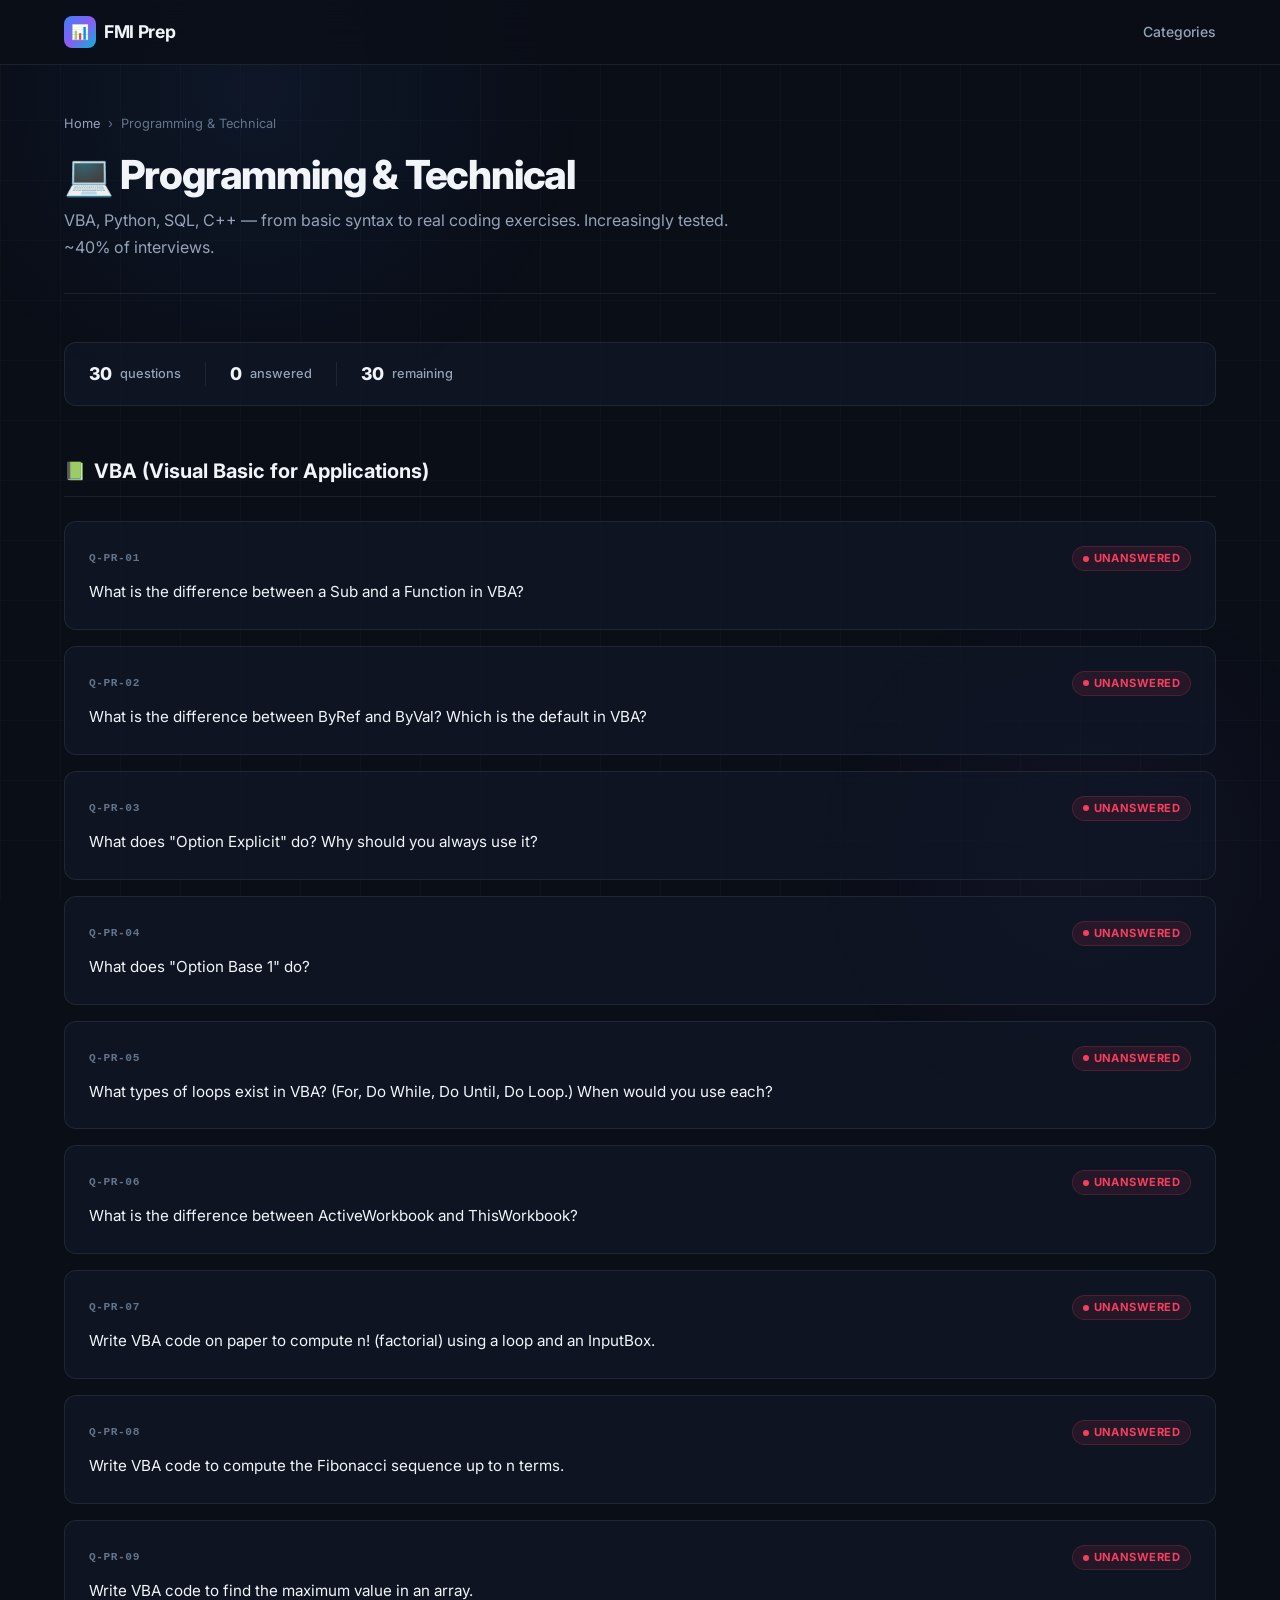
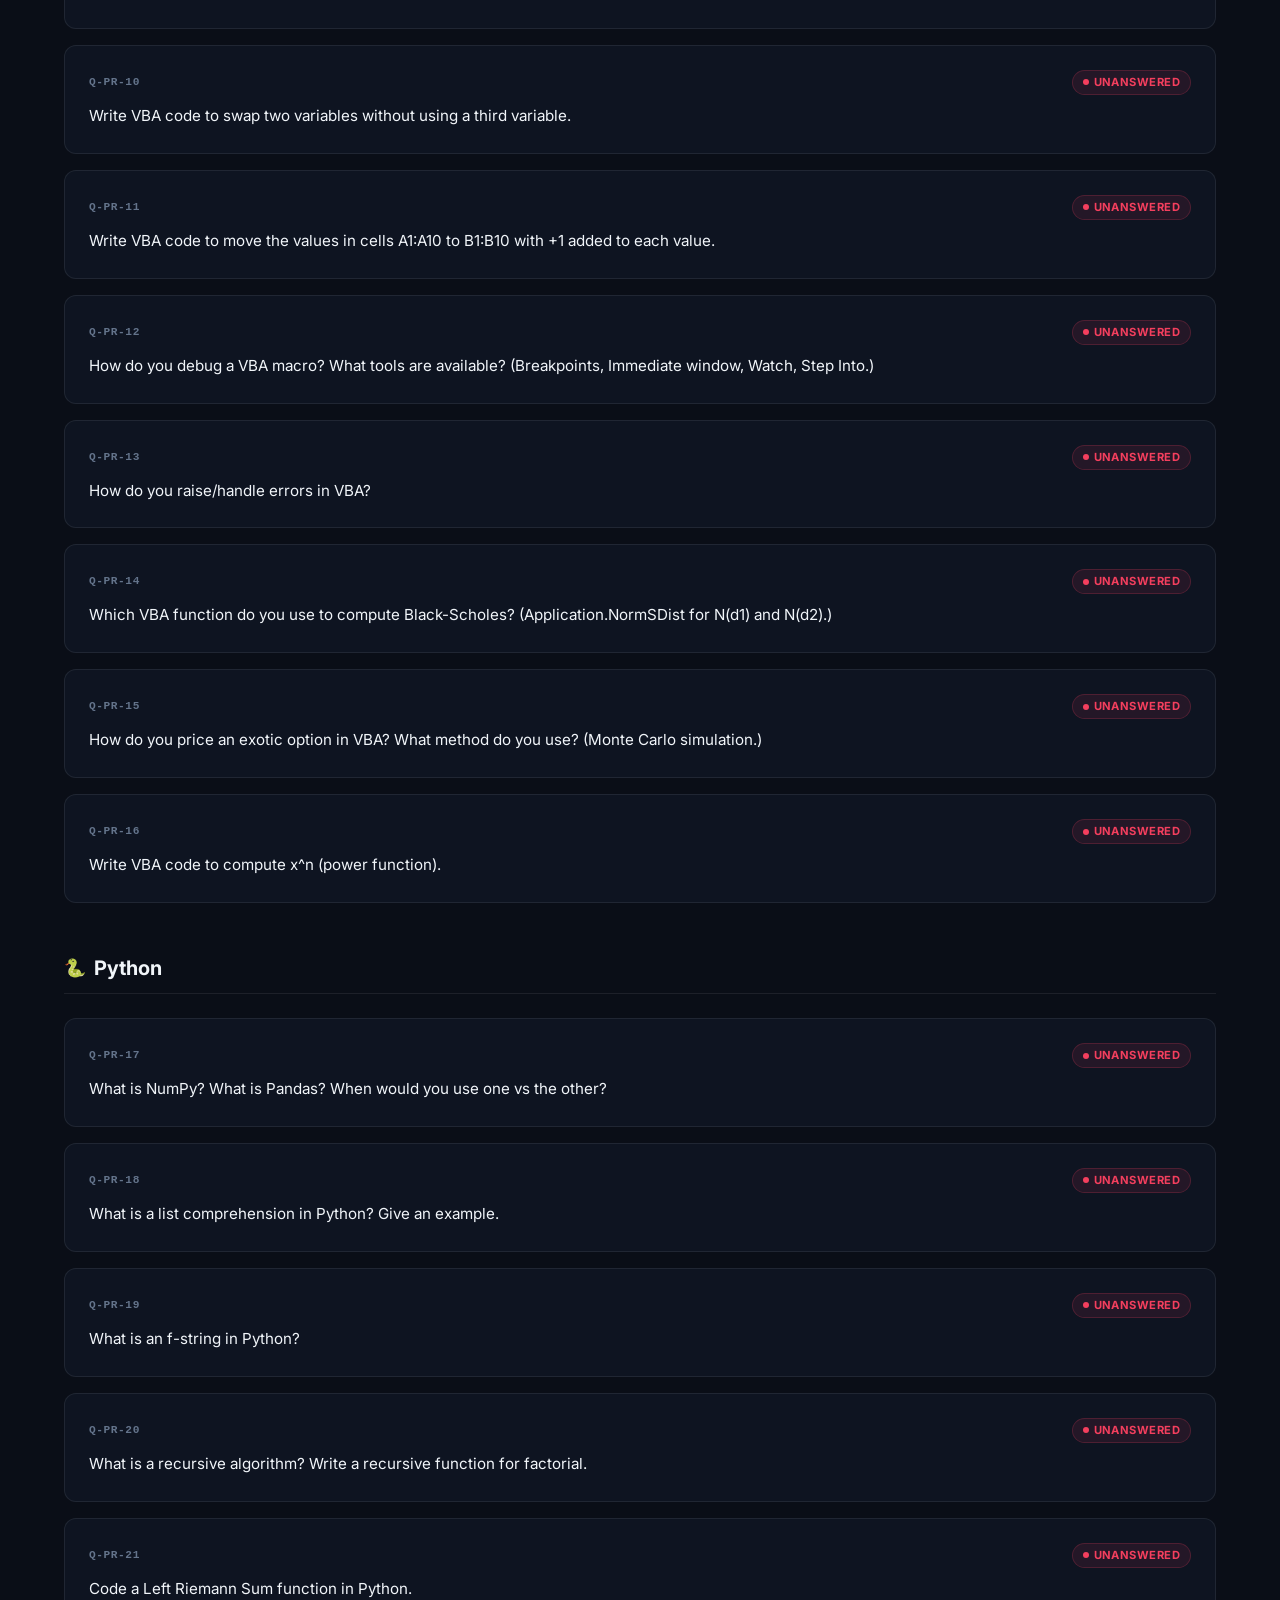
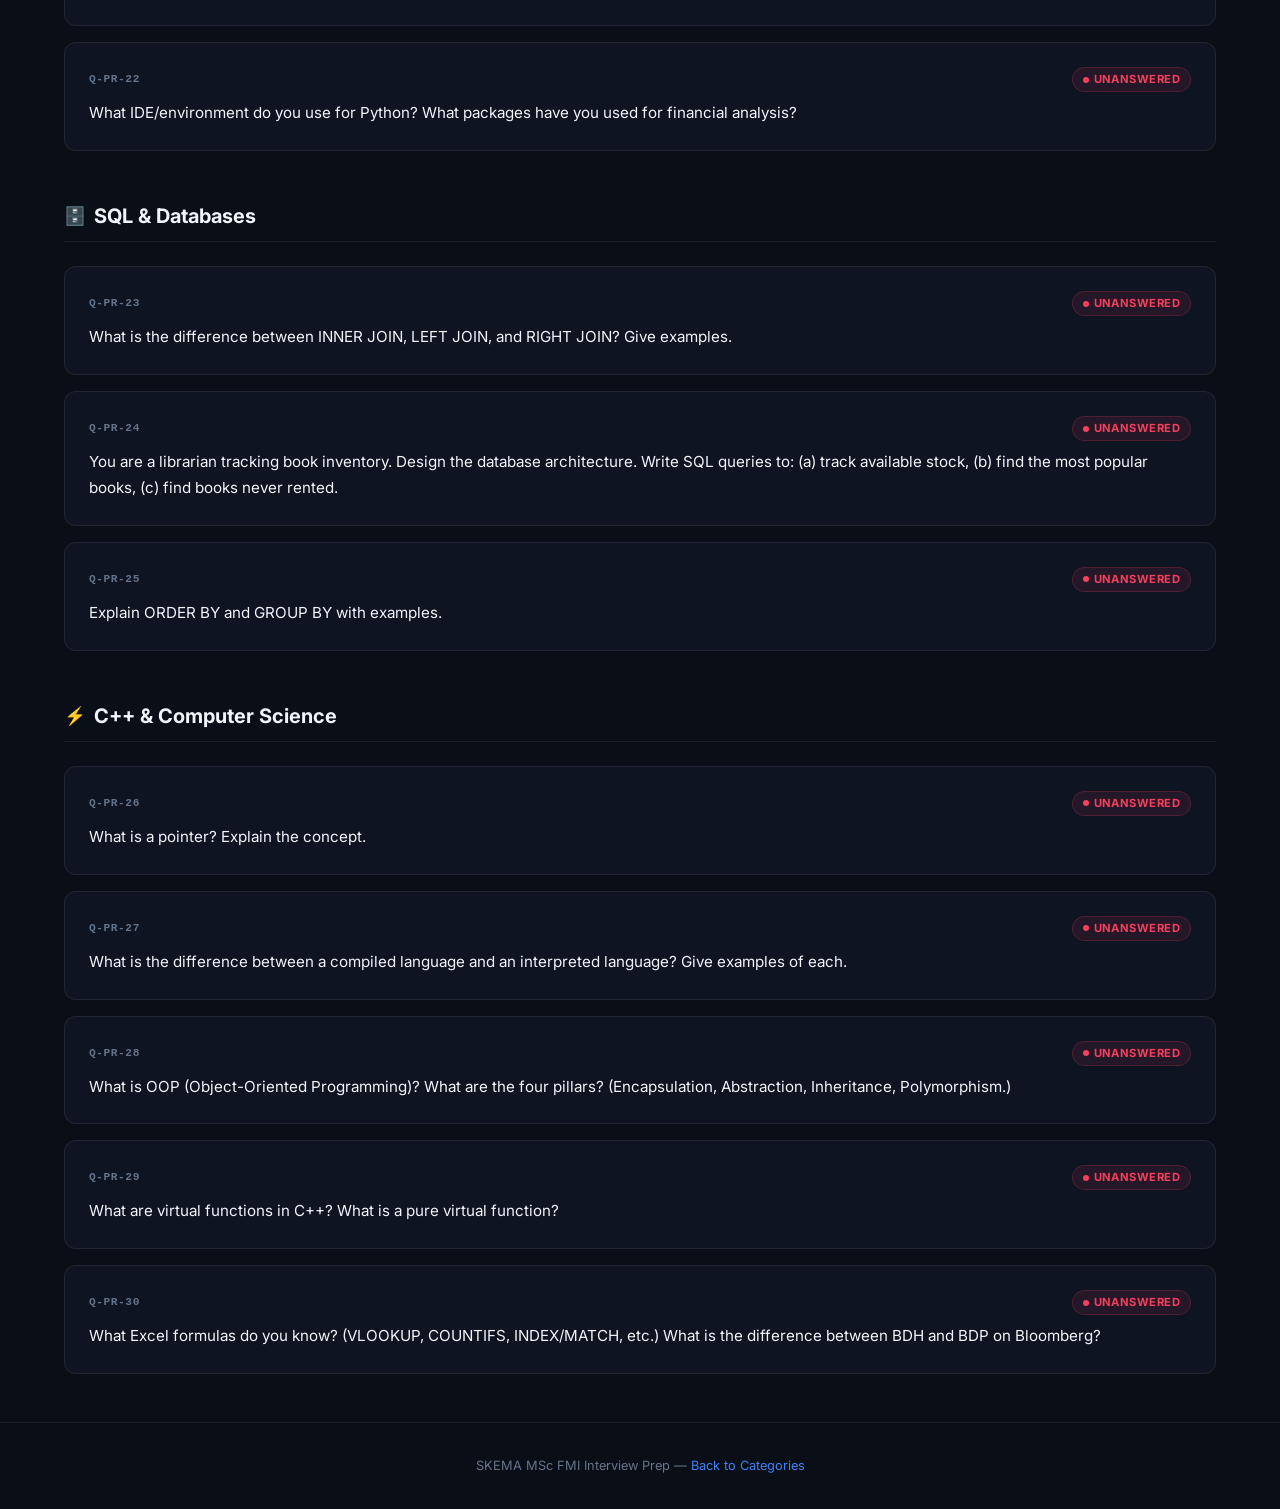
<file: q-prep-8x92k/pages/programming.html>
<!DOCTYPE html>
<html lang="en">
<head>
  <meta charset="UTF-8">
  <meta name="viewport" content="width=device-width, initial-scale=1.0">
  <meta name="robots" content="noindex, nofollow">
  <meta name="description" content="Programming & Technical interview questions — VBA, Python, SQL, C++ for finance.">
  <title>Programming & Technical — FMI Interview Prep</title>
  <link rel="preconnect" href="https://fonts.googleapis.com">
  <link rel="preconnect" href="https://fonts.gstatic.com" crossorigin>
  <link href="https://fonts.googleapis.com/css2?family=Inter:wght@400;500;600;700;800&display=swap" rel="stylesheet">
  <link rel="stylesheet" href="../style.css">
</head>
<body>
  <div class="bg-grid"></div><div class="bg-glow"></div><div class="bg-glow-2"></div>
  <nav class="navbar"><div class="container"><a href="../index.html" class="navbar-brand"><span class="logo-icon">📊</span> FMI Prep</a><div class="navbar-links"><a href="../index.html">Categories</a></div></div></nav>

  <div class="container">
    <header class="page-header">
      <div class="breadcrumb"><a href="../index.html">Home</a><span>›</span><span>Programming & Technical</span></div>
      <h1>💻 Programming & Technical</h1>
      <p class="page-desc">VBA, Python, SQL, C++ — from basic syntax to real coding exercises. Increasingly tested. ~40% of interviews.</p>
    </header>

    <div class="page-stats">
      <div class="stat"><span class="stat-num">30</span> questions</div>
      <div class="stat-divider"></div>
      <div class="stat"><span class="stat-num">0</span> answered</div>
      <div class="stat-divider"></div>
      <div class="stat"><span class="stat-num">30</span> remaining</div>
    </div>

    <!-- VBA -->
    <div class="question-section">
      <h2><span class="section-icon">📗</span> VBA (Visual Basic for Applications)</h2>

      <div class="question-card"><div class="q-header"><div class="q-header-left"><span class="q-number">Q-PR-01</span></div><span class="q-flag unanswered">Unanswered</span></div>
        <div class="q-text">What is the difference between a Sub and a Function in VBA?</div></div>

      <div class="question-card"><div class="q-header"><div class="q-header-left"><span class="q-number">Q-PR-02</span></div><span class="q-flag unanswered">Unanswered</span></div>
        <div class="q-text">What is the difference between ByRef and ByVal? Which is the default in VBA?</div></div>

      <div class="question-card"><div class="q-header"><div class="q-header-left"><span class="q-number">Q-PR-03</span></div><span class="q-flag unanswered">Unanswered</span></div>
        <div class="q-text">What does "Option Explicit" do? Why should you always use it?</div></div>

      <div class="question-card"><div class="q-header"><div class="q-header-left"><span class="q-number">Q-PR-04</span></div><span class="q-flag unanswered">Unanswered</span></div>
        <div class="q-text">What does "Option Base 1" do?</div></div>

      <div class="question-card"><div class="q-header"><div class="q-header-left"><span class="q-number">Q-PR-05</span></div><span class="q-flag unanswered">Unanswered</span></div>
        <div class="q-text">What types of loops exist in VBA? (For, Do While, Do Until, Do Loop.) When would you use each?</div></div>

      <div class="question-card"><div class="q-header"><div class="q-header-left"><span class="q-number">Q-PR-06</span></div><span class="q-flag unanswered">Unanswered</span></div>
        <div class="q-text">What is the difference between ActiveWorkbook and ThisWorkbook?</div></div>

      <div class="question-card"><div class="q-header"><div class="q-header-left"><span class="q-number">Q-PR-07</span></div><span class="q-flag unanswered">Unanswered</span></div>
        <div class="q-text">Write VBA code on paper to compute n! (factorial) using a loop and an InputBox.</div></div>

      <div class="question-card"><div class="q-header"><div class="q-header-left"><span class="q-number">Q-PR-08</span></div><span class="q-flag unanswered">Unanswered</span></div>
        <div class="q-text">Write VBA code to compute the Fibonacci sequence up to n terms.</div></div>

      <div class="question-card"><div class="q-header"><div class="q-header-left"><span class="q-number">Q-PR-09</span></div><span class="q-flag unanswered">Unanswered</span></div>
        <div class="q-text">Write VBA code to find the maximum value in an array.</div></div>

      <div class="question-card"><div class="q-header"><div class="q-header-left"><span class="q-number">Q-PR-10</span></div><span class="q-flag unanswered">Unanswered</span></div>
        <div class="q-text">Write VBA code to swap two variables without using a third variable.</div></div>

      <div class="question-card"><div class="q-header"><div class="q-header-left"><span class="q-number">Q-PR-11</span></div><span class="q-flag unanswered">Unanswered</span></div>
        <div class="q-text">Write VBA code to move the values in cells A1:A10 to B1:B10 with +1 added to each value.</div></div>

      <div class="question-card"><div class="q-header"><div class="q-header-left"><span class="q-number">Q-PR-12</span></div><span class="q-flag unanswered">Unanswered</span></div>
        <div class="q-text">How do you debug a VBA macro? What tools are available? (Breakpoints, Immediate window, Watch, Step Into.)</div></div>

      <div class="question-card"><div class="q-header"><div class="q-header-left"><span class="q-number">Q-PR-13</span></div><span class="q-flag unanswered">Unanswered</span></div>
        <div class="q-text">How do you raise/handle errors in VBA?</div></div>

      <div class="question-card"><div class="q-header"><div class="q-header-left"><span class="q-number">Q-PR-14</span></div><span class="q-flag unanswered">Unanswered</span></div>
        <div class="q-text">Which VBA function do you use to compute Black-Scholes? (Application.NormSDist for N(d1) and N(d2).)</div></div>

      <div class="question-card"><div class="q-header"><div class="q-header-left"><span class="q-number">Q-PR-15</span></div><span class="q-flag unanswered">Unanswered</span></div>
        <div class="q-text">How do you price an exotic option in VBA? What method do you use? (Monte Carlo simulation.)</div></div>

      <div class="question-card"><div class="q-header"><div class="q-header-left"><span class="q-number">Q-PR-16</span></div><span class="q-flag unanswered">Unanswered</span></div>
        <div class="q-text">Write VBA code to compute x^n (power function).</div></div>
    </div>

    <!-- PYTHON -->
    <div class="question-section">
      <h2><span class="section-icon">🐍</span> Python</h2>

      <div class="question-card"><div class="q-header"><div class="q-header-left"><span class="q-number">Q-PR-17</span></div><span class="q-flag unanswered">Unanswered</span></div>
        <div class="q-text">What is NumPy? What is Pandas? When would you use one vs the other?</div></div>

      <div class="question-card"><div class="q-header"><div class="q-header-left"><span class="q-number">Q-PR-18</span></div><span class="q-flag unanswered">Unanswered</span></div>
        <div class="q-text">What is a list comprehension in Python? Give an example.</div></div>

      <div class="question-card"><div class="q-header"><div class="q-header-left"><span class="q-number">Q-PR-19</span></div><span class="q-flag unanswered">Unanswered</span></div>
        <div class="q-text">What is an f-string in Python?</div></div>

      <div class="question-card"><div class="q-header"><div class="q-header-left"><span class="q-number">Q-PR-20</span></div><span class="q-flag unanswered">Unanswered</span></div>
        <div class="q-text">What is a recursive algorithm? Write a recursive function for factorial.</div></div>

      <div class="question-card"><div class="q-header"><div class="q-header-left"><span class="q-number">Q-PR-21</span></div><span class="q-flag unanswered">Unanswered</span></div>
        <div class="q-text">Code a Left Riemann Sum function in Python.</div></div>

      <div class="question-card"><div class="q-header"><div class="q-header-left"><span class="q-number">Q-PR-22</span></div><span class="q-flag unanswered">Unanswered</span></div>
        <div class="q-text">What IDE/environment do you use for Python? What packages have you used for financial analysis?</div></div>
    </div>

    <!-- SQL -->
    <div class="question-section">
      <h2><span class="section-icon">🗄️</span> SQL & Databases</h2>

      <div class="question-card"><div class="q-header"><div class="q-header-left"><span class="q-number">Q-PR-23</span></div><span class="q-flag unanswered">Unanswered</span></div>
        <div class="q-text">What is the difference between INNER JOIN, LEFT JOIN, and RIGHT JOIN? Give examples.</div></div>

      <div class="question-card"><div class="q-header"><div class="q-header-left"><span class="q-number">Q-PR-24</span></div><span class="q-flag unanswered">Unanswered</span></div>
        <div class="q-text">You are a librarian tracking book inventory. Design the database architecture. Write SQL queries to: (a) track available stock, (b) find the most popular books, (c) find books never rented.</div></div>

      <div class="question-card"><div class="q-header"><div class="q-header-left"><span class="q-number">Q-PR-25</span></div><span class="q-flag unanswered">Unanswered</span></div>
        <div class="q-text">Explain ORDER BY and GROUP BY with examples.</div></div>
    </div>

    <!-- C++ & GENERAL CS -->
    <div class="question-section">
      <h2><span class="section-icon">⚡</span> C++ & Computer Science</h2>

      <div class="question-card"><div class="q-header"><div class="q-header-left"><span class="q-number">Q-PR-26</span></div><span class="q-flag unanswered">Unanswered</span></div>
        <div class="q-text">What is a pointer? Explain the concept.</div></div>

      <div class="question-card"><div class="q-header"><div class="q-header-left"><span class="q-number">Q-PR-27</span></div><span class="q-flag unanswered">Unanswered</span></div>
        <div class="q-text">What is the difference between a compiled language and an interpreted language? Give examples of each.</div></div>

      <div class="question-card"><div class="q-header"><div class="q-header-left"><span class="q-number">Q-PR-28</span></div><span class="q-flag unanswered">Unanswered</span></div>
        <div class="q-text">What is OOP (Object-Oriented Programming)? What are the four pillars? (Encapsulation, Abstraction, Inheritance, Polymorphism.)</div></div>

      <div class="question-card"><div class="q-header"><div class="q-header-left"><span class="q-number">Q-PR-29</span></div><span class="q-flag unanswered">Unanswered</span></div>
        <div class="q-text">What are virtual functions in C++? What is a pure virtual function?</div></div>

      <div class="question-card"><div class="q-header"><div class="q-header-left"><span class="q-number">Q-PR-30</span></div><span class="q-flag unanswered">Unanswered</span></div>
        <div class="q-text">What Excel formulas do you know? (VLOOKUP, COUNTIFS, INDEX/MATCH, etc.) What is the difference between BDH and BDP on Bloomberg?</div></div>
    </div>
  </div>

  <footer class="footer"><div class="container"><p>SKEMA MSc FMI Interview Prep — <a href="../index.html">Back to Categories</a></p></div></footer>
</body>
</html>
</file>
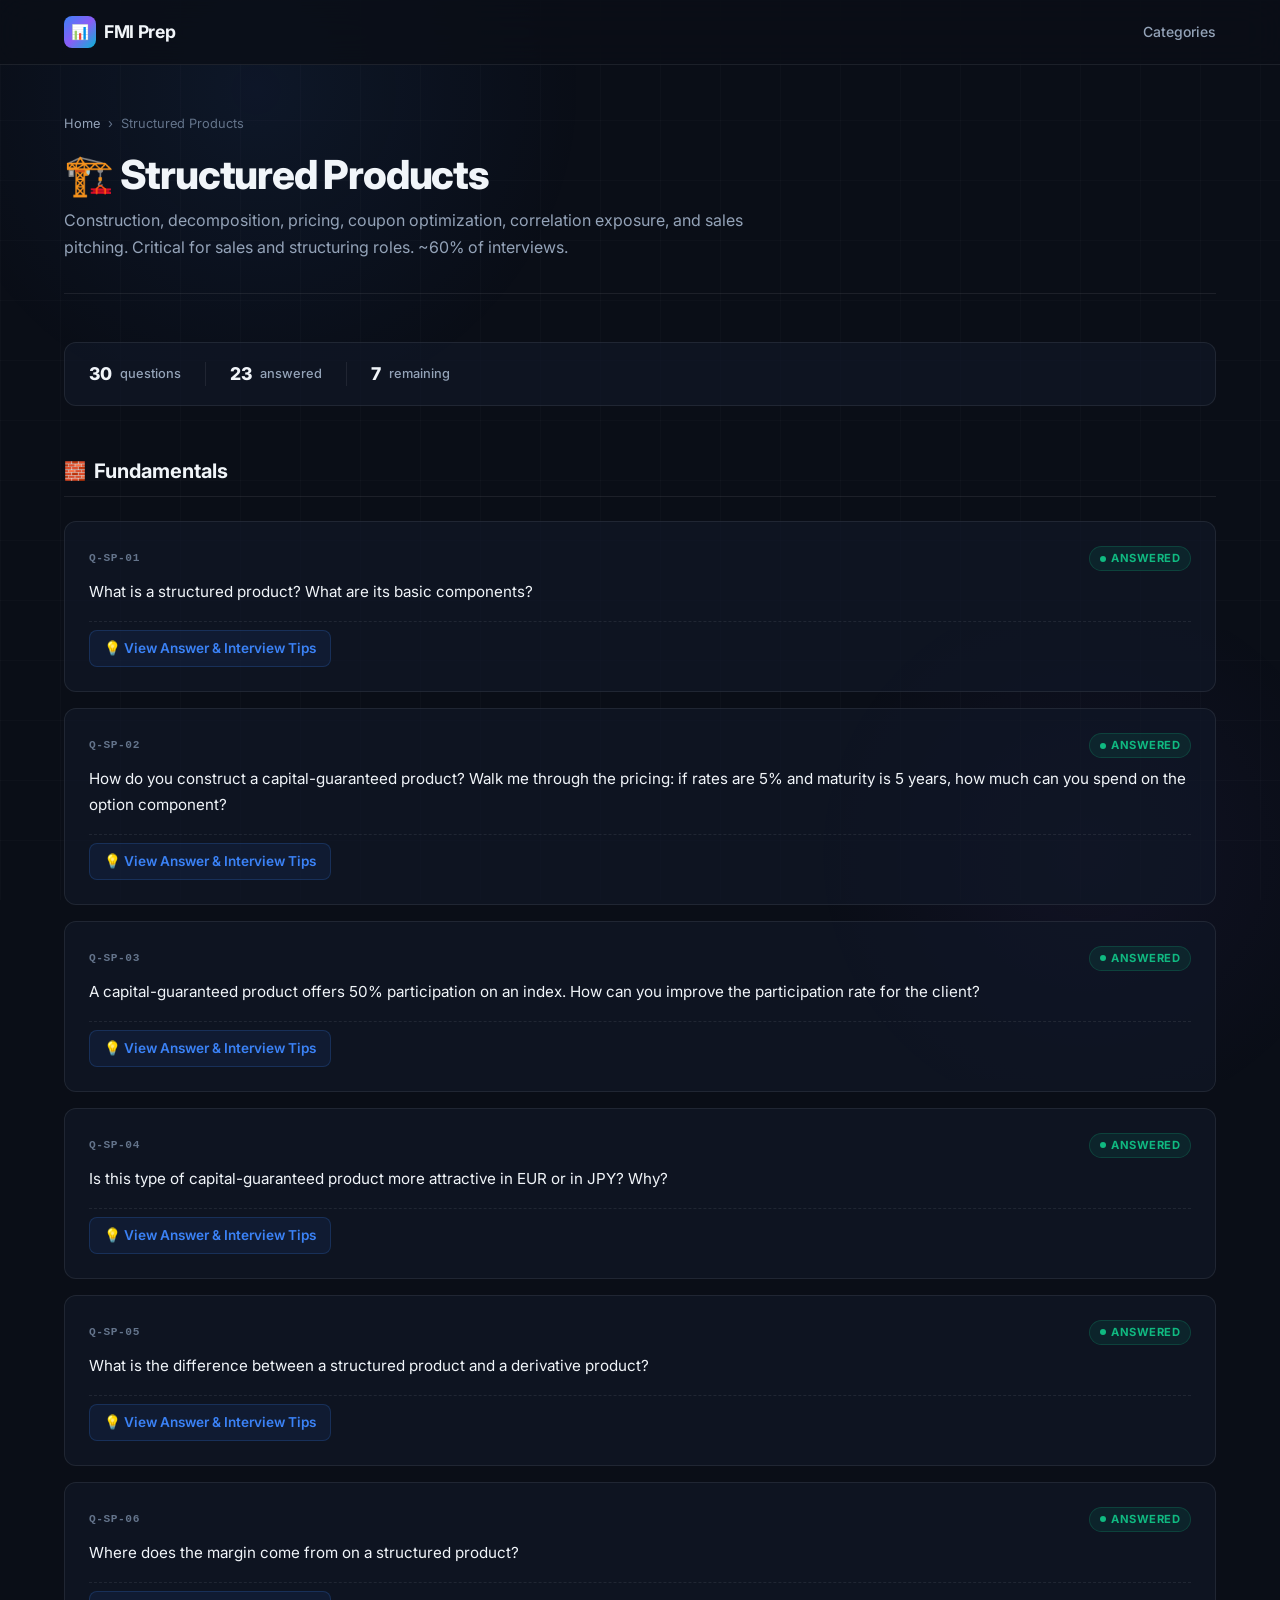
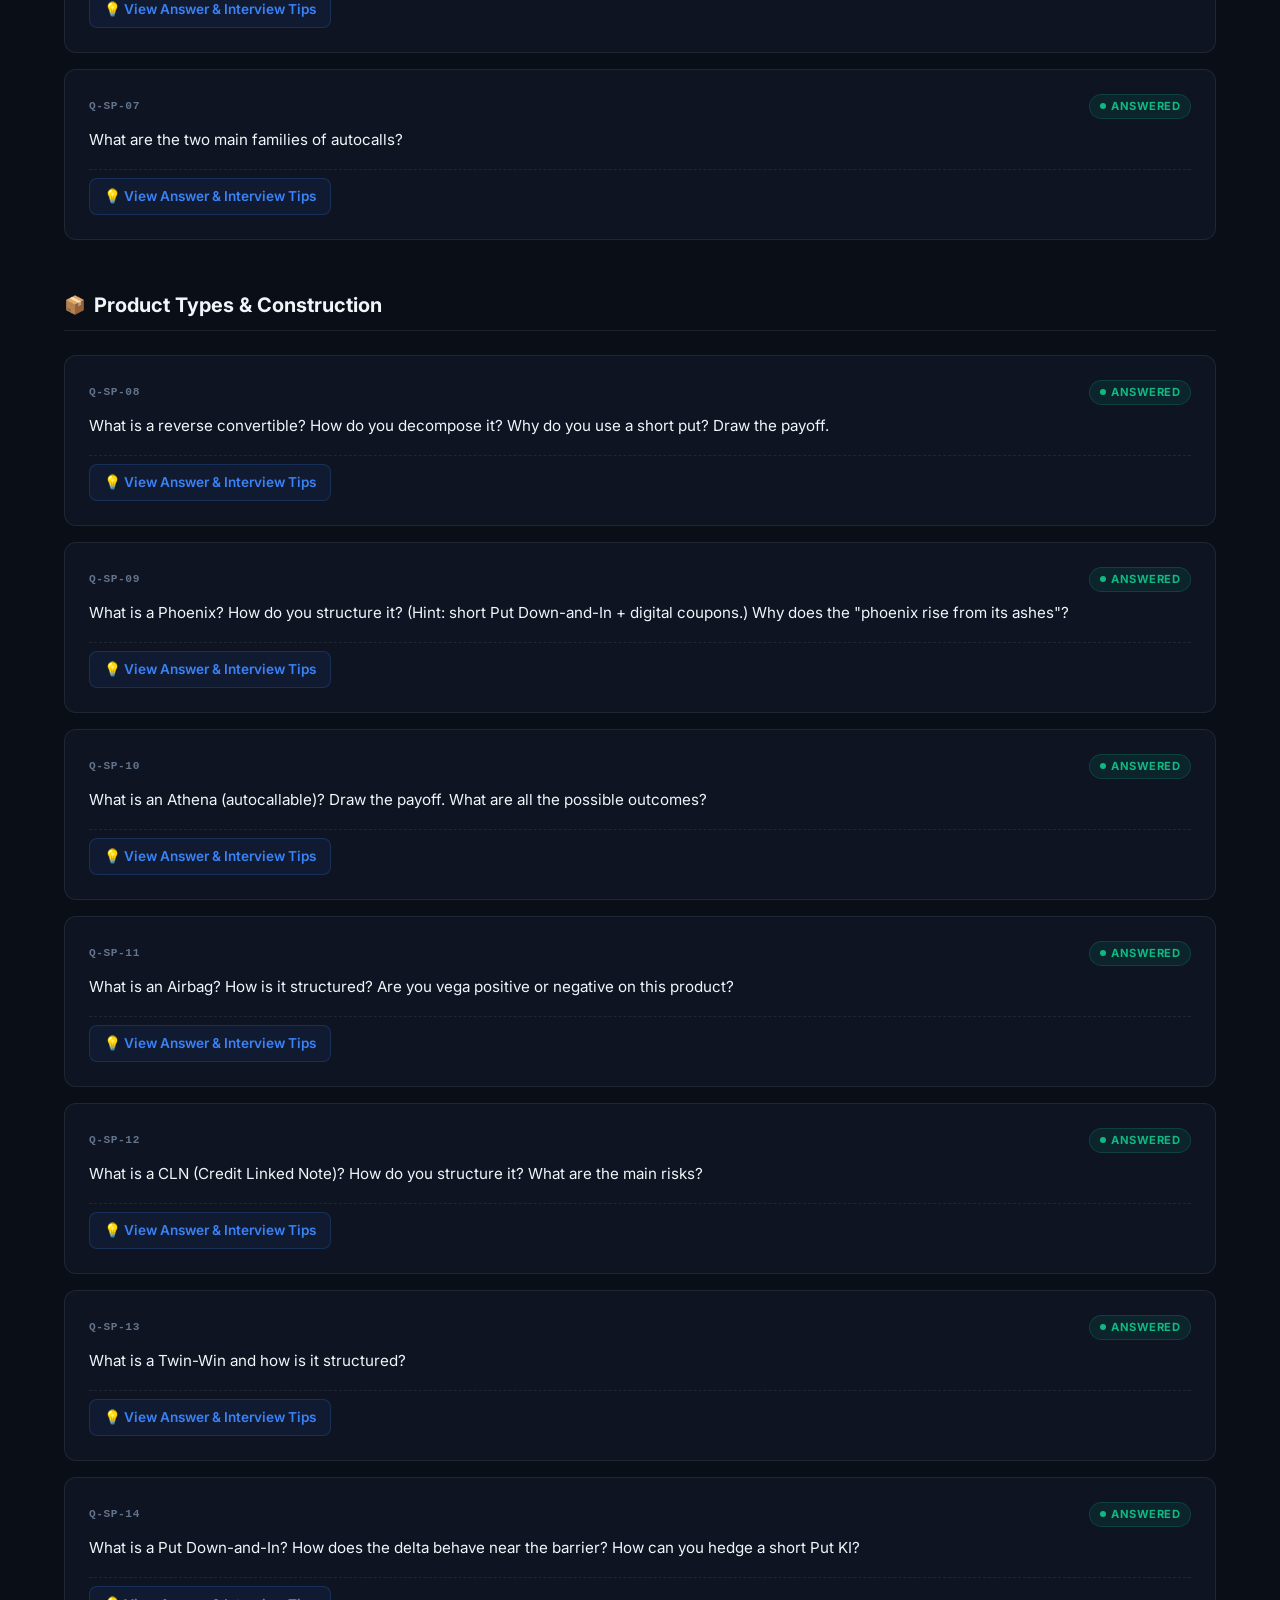
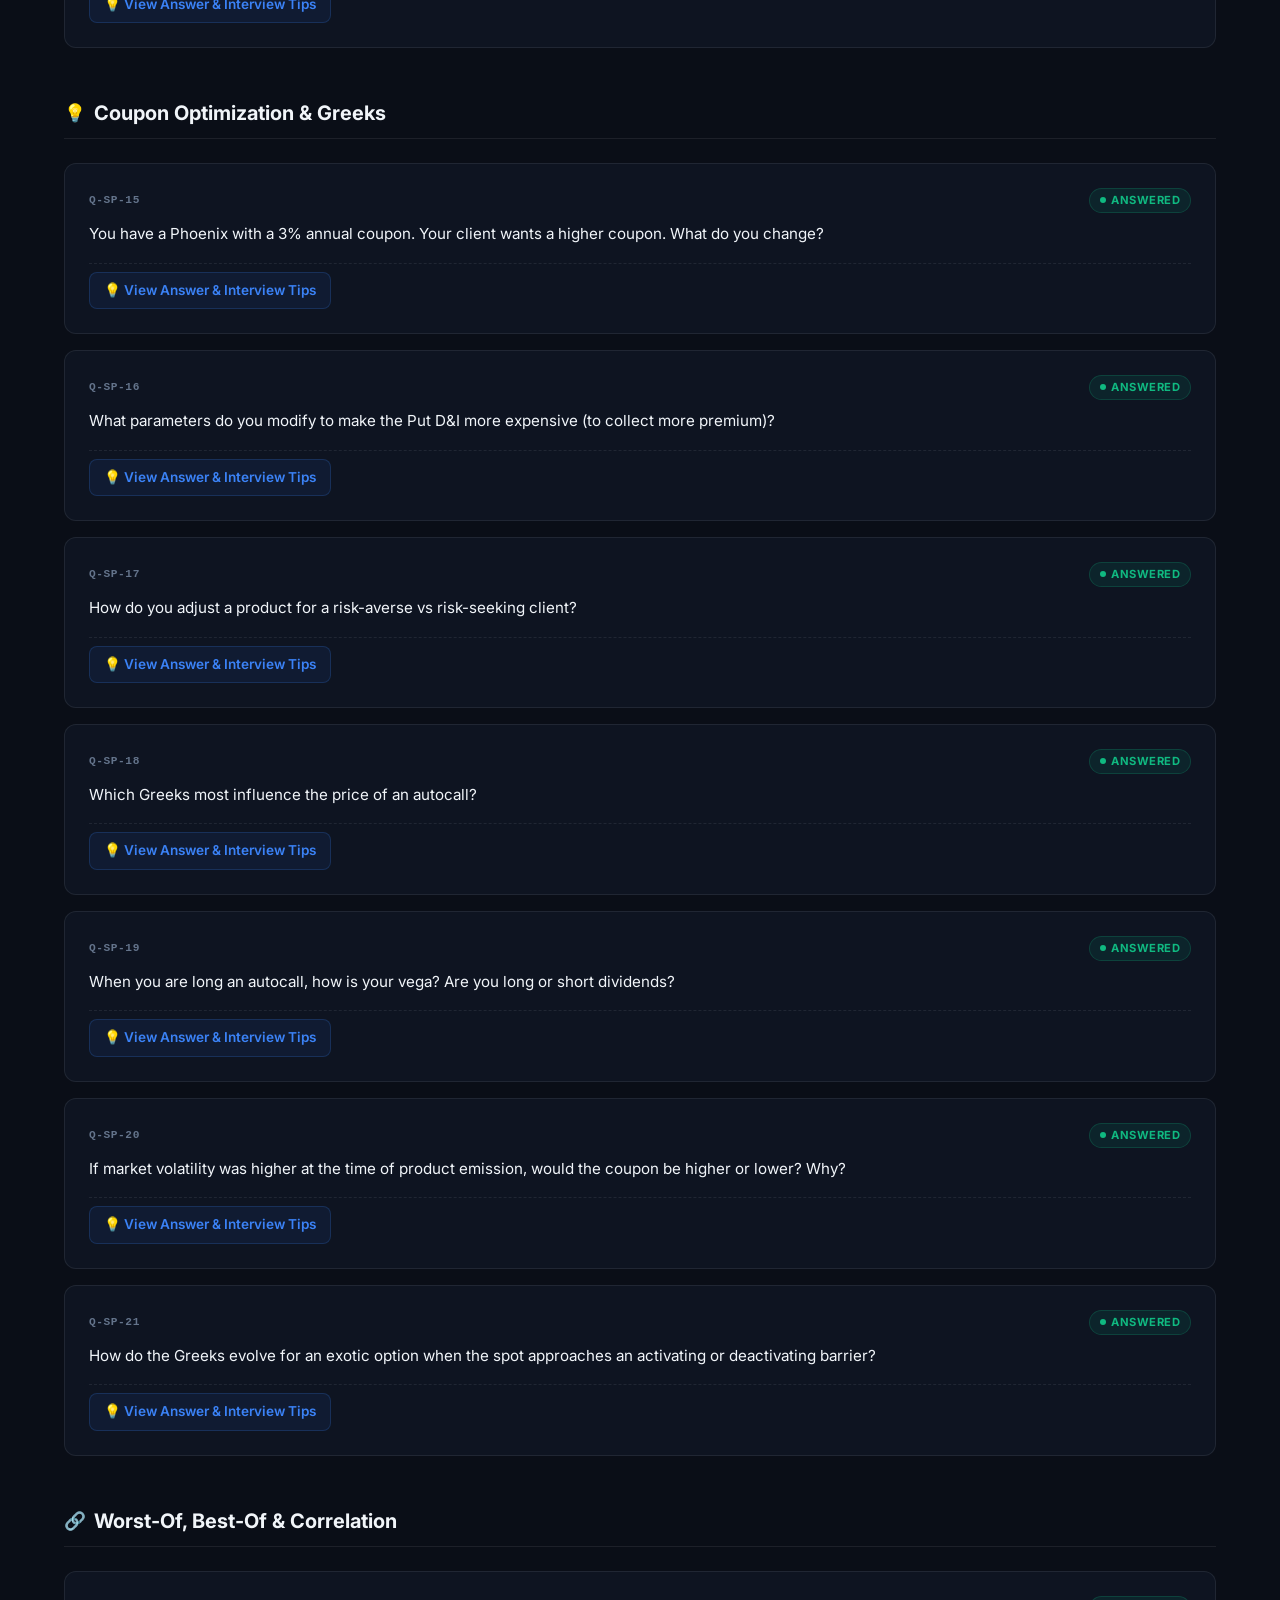
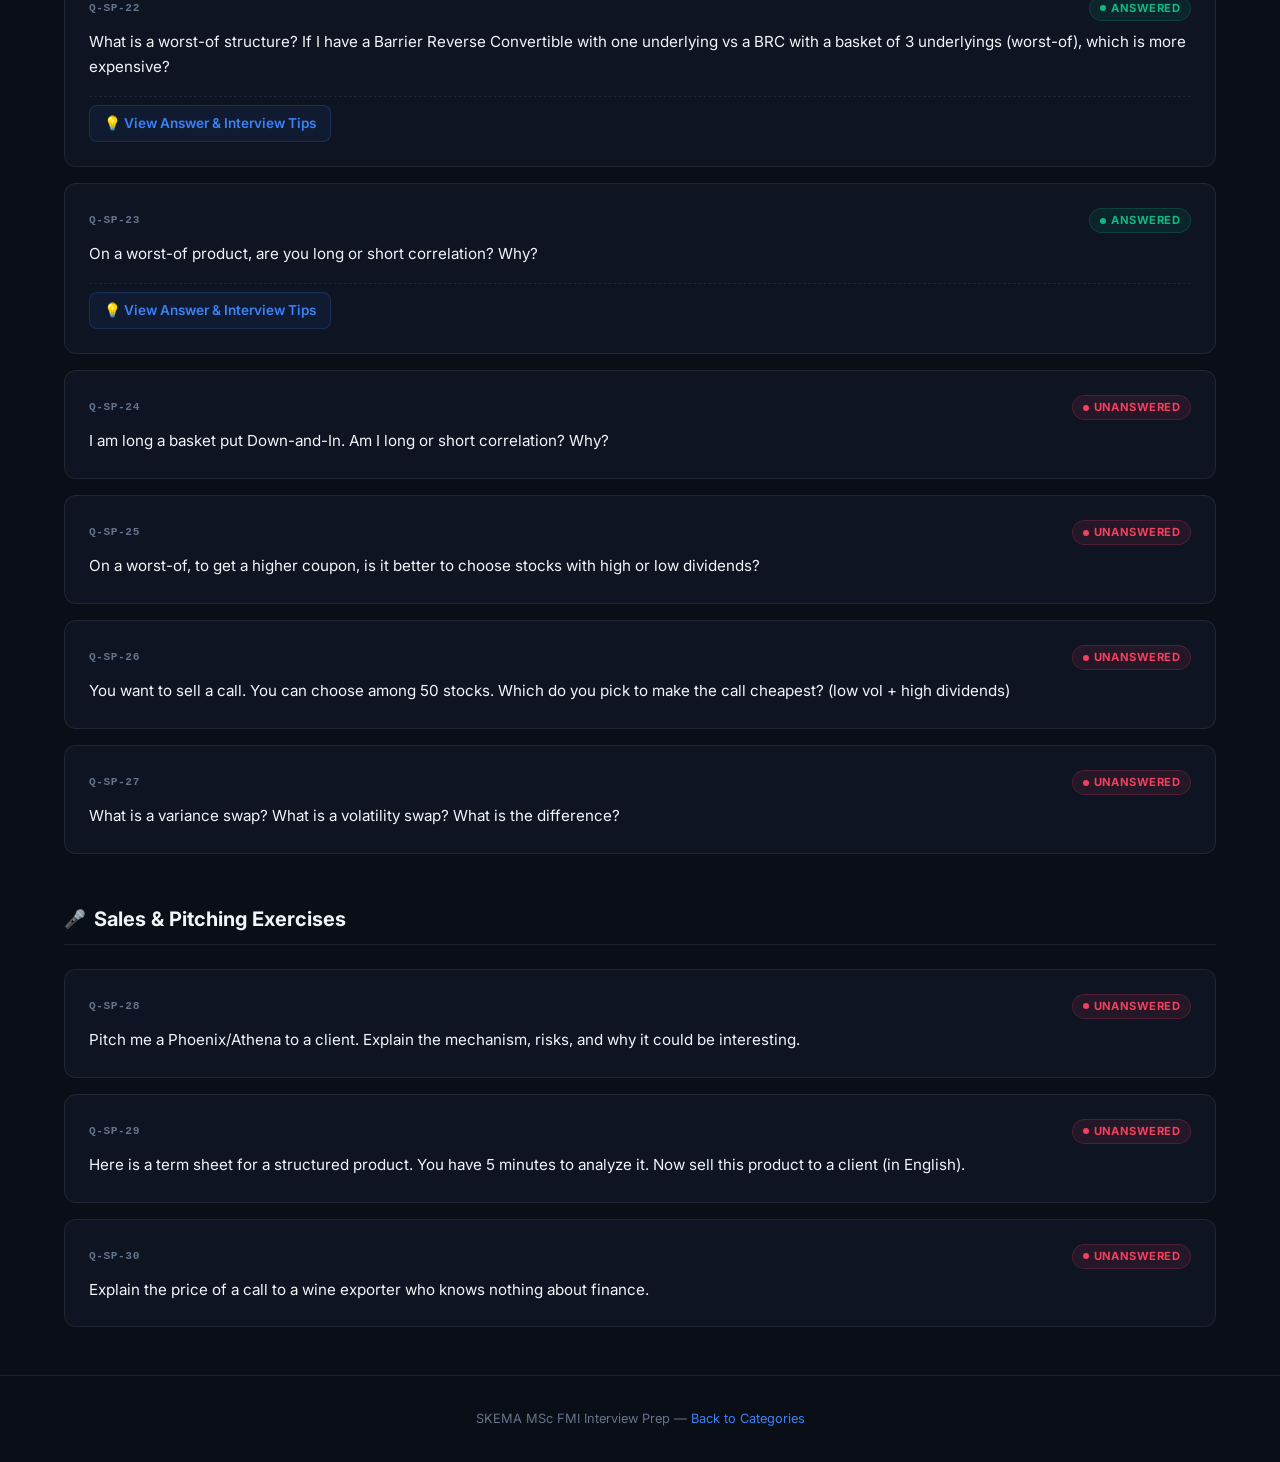
<file: q-prep-8x92k/pages/structured-products.html>
<!DOCTYPE html>
<html lang="en">
<head>
  <meta charset="UTF-8">
  <meta name="viewport" content="width=device-width, initial-scale=1.0">
  <meta name="robots" content="noindex, nofollow">
  <meta name="description" content="Structured Products interview questions — Reverse Convertibles, Phoenix, Autocalls, construction, decomposition, and pitching.">
  <title>Structured Products — FMI Interview Prep</title>
  <link rel="preconnect" href="https://fonts.googleapis.com">
  <link rel="preconnect" href="https://fonts.gstatic.com" crossorigin>
  <link href="https://fonts.googleapis.com/css2?family=Inter:wght@400;500;600;700;800&display=swap" rel="stylesheet">
  <link rel="stylesheet" href="../style.css">
</head>
<body>
  <div class="bg-grid"></div><div class="bg-glow"></div><div class="bg-glow-2"></div>
  <nav class="navbar"><div class="container"><a href="../index.html" class="navbar-brand"><span class="logo-icon">📊</span> FMI Prep</a><div class="navbar-links"><a href="../index.html">Categories</a></div></div></nav>

  <div class="container">
    <header class="page-header">
      <div class="breadcrumb"><a href="../index.html">Home</a><span>›</span><span>Structured Products</span></div>
      <h1>🏗️ Structured Products</h1>
      <p class="page-desc">Construction, decomposition, pricing, coupon optimization, correlation exposure, and sales pitching. Critical for sales and structuring roles. ~60% of interviews.</p>
    </header>

    <div class="page-stats">
      <div class="stat"><span class="stat-num">30</span> questions</div>
      <div class="stat-divider"></div>
      <div class="stat"><span class="stat-num">23</span> answered</div>
      <div class="stat-divider"></div>
      <div class="stat"><span class="stat-num">7</span> remaining</div>
    </div>

    <!-- BASICS -->
    <div class="question-section">
      <h2><span class="section-icon">🧱</span> Fundamentals</h2>

      <div class="question-card">
        <div class="q-header">
          <div class="q-header-left"><span class="q-number">Q-SP-01</span></div>
          <span class="q-flag answered">Answered</span>
        </div>
        <div class="q-text">What is a structured product? What are its basic components?</div>
        
        <details class="answer-details">
          <summary class="answer-summary">💡 View Answer & Interview Tips</summary>
          <div class="answer-content">
            <h4>📌 Definition</h4>
            <p>A structured product is a pre-packaged investment strategy wrapped into a single security (usually an EMTN - Euro Medium Term Note). It is designed to facilitate highly customized risk-return objectives that cannot be met by standard financial instruments.</p>
            
            <h4>📌 Basic Components</h4>
            <ul>
              <li><strong>Zero-Coupon Bond (Fixed Income):</strong> The bond component provides the capital protection and guarantees the return of principal at maturity.</li>
              <li><strong>Derivative / Option Component:</strong> The option component provides the performance linked to the underlying asset (equity index, FX, commodity, etc.).</li>
            </ul>
          </div>
        </details>
      </div>

      <div class="question-card">
        <div class="q-header">
          <div class="q-header-left"><span class="q-number">Q-SP-02</span></div>
          <span class="q-flag answered">Answered</span>
        </div>
        <div class="q-text">How do you construct a capital-guaranteed product? Walk me through the pricing: if rates are 5% and maturity is 5 years, how much can you spend on the option component?</div>
        
        <details class="answer-details">
          <summary class="answer-summary">💡 View Answer & Interview Tips</summary>
          <div class="answer-content">
            <h4>📌 Construction & Pricing</h4>
            <p>You construct it by buying a Zero-Coupon Bond to guarantee the principal (100%), and using the remaining discount (the money left over) to buy Call options for upside participation.</p>
            <p>If interest rates are 5% and maturity is 5 years, the present value (PV) of the bond is: <br>
            <code>PV = 100 / (1.05)⁵ ≈ 78.35%</code></p>
            <p>Since the client pays you 100% upfront, and you only need to lock away 78.35% to guarantee their capital in 5 years, you have <strong>21.65%</strong> left over to spend on the option component (and the bank's margin).</p>
            <p><em>(An easy approximation for interviews: 5 years × 5% = ~25% budget).</em></p>
          </div>
        </details>
      </div>

      <div class="question-card">
        <div class="q-header">
          <div class="q-header-left"><span class="q-number">Q-SP-03</span></div>
          <span class="q-flag answered">Answered</span>
        </div>
        <div class="q-text">A capital-guaranteed product offers 50% participation on an index. How can you improve the participation rate for the client?</div>
        
        <details class="answer-details">
          <summary class="answer-summary">💡 View Answer & Interview Tips</summary>
          <div class="answer-content">
            <h4>📌 4 Ways to Improve Participation</h4>
            <p>To increase participation, you need to either increase your option budget, or make the option cheaper:</p>
            <ol>
              <li><strong>Introduce a Cap (Sell an Option):</strong> Sell an Out-of-the-Money (OTM) Call option. This generates premium, which you can use to buy <em>more</em> ATM Calls, increasing participation (converting the option leg into a Call Spread).</li>
              <li><strong>Increase Maturity:</strong> A longer maturity means a lower present value for the zero-coupon bond, freeing up more upfront cash (budget) to buy options.</li>
              <li><strong>Select a Higher Dividend / Lower Volatility Underlying:</strong> Higher expected dividends and lower implied volatility both make Call options cheaper, allowing your fixed budget to buy more participation.</li>
              <li><strong>Reduce Capital Protection:</strong> Guarantee 90% instead of 100%. The bond costs much less, giving you a massive option budget.</li>
            </ol>
          </div>
        </details>
      </div>

      <div class="question-card">
        <div class="q-header">
          <div class="q-header-left"><span class="q-number">Q-SP-04</span></div>
          <span class="q-flag answered">Answered</span>
        </div>
        <div class="q-text">Is this type of capital-guaranteed product more attractive in EUR or in JPY? Why?</div>
        
        <details class="answer-details">
          <summary class="answer-summary">💡 View Answer & Interview Tips</summary>
          <div class="answer-content">
            <h4>📌 Much more attractive in EUR</h4>
            <p>It is vastly more attractive in currencies with <strong>high interest rates</strong> (like EUR historically, or USD).</p>
            <p>High interest rates mean the zero-coupon bond is heavily discounted, meaning you pay much less upfront to guarantee the capital. This leaves a massive cash budget to buy options and offer high upside participation to the client.</p>
            <p>In JPY (which has had zero or negative interest rates for decades), a zero-coupon bond costs essentially 100%. Therefore, there is zero budget left to buy options, making capital-guaranteed products mathematically impossible to structure with any meaningful participation.</p>
          </div>
        </details>
      </div>

      <div class="question-card">
        <div class="q-header">
          <div class="q-header-left"><span class="q-number">Q-SP-05</span></div>
          <span class="q-flag answered">Answered</span>
        </div>
        <div class="q-text">What is the difference between a structured product and a derivative product?</div>
        
        <details class="answer-details">
          <summary class="answer-summary">💡 View Answer & Interview Tips</summary>
          <div class="answer-content">
            <h4>📌 Funding & Usage</h4>
            <ul>
              <li><strong>Structured Product:</strong> Fully funded. The client pays 100% of the nominal upfront. It acts as an investment vehicle (a security, like a bond) wrapped with specific payout rules.</li>
              <li><strong>Derivative Product:</strong> Unfunded or partially funded (via margin). Instruments like futures, swaps, or standalone options are pure risk-transfer mechanisms, not investment wrappers.</li>
            </ul>
          </div>
        </details>
      </div>

      <div class="question-card">
        <div class="q-header">
          <div class="q-header-left"><span class="q-number">Q-SP-06</span></div>
          <span class="q-flag answered">Answered</span>
        </div>
        <div class="q-text">Where does the margin come from on a structured product?</div>
        
        <details class="answer-details">
          <summary class="answer-summary">💡 View Answer & Interview Tips</summary>
          <div class="answer-content">
            <h4>📌 The "Hidden" Spread</h4>
            <p>The margin comes from the difference between the <strong>issue price</strong> (what the client pays) and the <strong>manufacturing cost</strong> (the wholesale price of the components).</p>
            <p>The client pays 100% upfront. The structuring desk goes to the interbank market and buys the Zero-Coupon Bond for 78% and the required options for 20%. The total cost is 98%. The remaining <strong>2%</strong> is kept as the bank's upfront margin (which is split between the structuring desk and the sales team as commission).</p>
          </div>
        </details>
      </div>

      <div class="question-card">
        <div class="q-header">
          <div class="q-header-left"><span class="q-number">Q-SP-07</span></div>
          <span class="q-flag answered">Answered</span>
        </div>
        <div class="q-text">What are the two main families of autocalls?</div>
        
        <details class="answer-details">
          <summary class="answer-summary">💡 View Answer & Interview Tips</summary>
          <div class="answer-content">
            <h4>📌 Athena & Phoenix</h4>
            <ul>
              <li><strong>Athena (Pure Autocall / Growth):</strong> No periodic coupons are paid. If the product autocalls, it pays a large accumulated snowball coupon at that time. If it doesn't autocall, you get nothing until maturity.</li>
              <li><strong>Phoenix (Yield Enhancement / Income):</strong> Pays regular periodic coupons (e.g., quarterly) unconditionally or conditionally, independent of the autocall mechanism. It is designed for income generation.</li>
            </ul>

            <div class="tip-box" style="margin-top: 15px; padding: 12px; background: rgba(59, 130, 246, 0.1); border-left: 4px solid #3B82F6; border-radius: 4px;">
              <strong>🏛️ Mythological Memory Trick:</strong><br>
              <strong>Athena:</strong> Sprang fully grown from the head of Zeus. The product pays nothing while waiting, but "springs to life" fully formed (paying the massive snowball coupon all at once) if the autocall condition is met.<br>
              <strong>Phoenix:</strong> Dies in flames but is reborn from its ashes. If the market crashes, you miss your coupon (the bird dies). But if the market recovers, you get the current coupon <em>plus all previously missed coupons</em> (the bird rises from its ashes with its "memory" feature).
            </div>
          </div>
        </details>
      </div>
    </div>

    <!-- PRODUCT TYPES -->
    <div class="question-section">
      <h2><span class="section-icon">📦</span> Product Types & Construction</h2>

      <div class="question-card">
        <div class="q-header">
          <div class="q-header-left"><span class="q-number">Q-SP-08</span></div>
          <span class="q-flag answered">Answered</span>
        </div>
        <div class="q-text">What is a reverse convertible? How do you decompose it? Why do you use a short put? Draw the payoff.</div>
        
        <details class="answer-details">
          <summary class="answer-summary">💡 View Answer & Interview Tips</summary>
          <div class="answer-content">
            <h4>📌 Decomposition & Purpose</h4>
            <p>A reverse convertible is a yield-enhancement product. It pays a fixed, high coupon regardless of market conditions, but places the principal at risk if the underlying drops below a certain strike level (resulting in physical delivery of the shares or a cash equivalent loss).</p>
            <p><strong>Decomposition:</strong> <code>Zero-Coupon Bond + Short Put Option</code></p>
            <p><strong>Why a short put?</strong> You sell a Put option to the bank to generate a large upfront premium. This premium is what allows the issuer to pay you an artificially high, fixed coupon. In exchange for the premium, you accept the downside risk of the market.</p>
            
            <div class="chart-grid">
              <div class="chart-card">
                <div class="chart-title" style="color: #60A5FA;">📈 Reverse Convertible Payoff</div>
                <svg viewBox="0 0 300 200" class="chart-svg" xmlns="http://www.w3.org/2000/svg">
                  <!-- Axes -->
                  <line x1="50" y1="100" x2="280" y2="100" stroke="#64748B" stroke-width="1.5"/>
                  <line x1="50" y1="185" x2="50" y2="15" stroke="#64748B" stroke-width="1.5"/>
                  <text x="268" y="113" fill="#94A3B8" font-size="12" font-family="sans-serif">Spot</text>
                  <text x="10" y="20" fill="#94A3B8" font-size="12" font-family="sans-serif">Payoff</text>
                  <text x="35" y="100" fill="#94A3B8" font-size="12" font-family="sans-serif">0</text>
                  
                  <!-- Strike -->
                  <line x1="165" y1="97" x2="165" y2="103" stroke="#94A3B8" stroke-width="1.5"/>
                  <text x="155" y="115" fill="#EF4444" font-size="11" font-weight="bold" font-family="sans-serif">Strike</text>
                  <line x1="165" y1="100" x2="165" y2="50" stroke="#475569" stroke-width="1" stroke-dasharray="2,4"/>
                  
                  <!-- Payoff Curve -->
                  <path d="M 50 165 L 165 50 L 280 50" fill="none" stroke="#60A5FA" stroke-width="3"/>
                  <text x="230" y="45" fill="#60A5FA" font-size="11" font-weight="bold" font-family="sans-serif">Max Return = Coupon</text>
                </svg>
              </div>
            </div>
          </div>
        </details>
      </div>

      <div class="question-card">
        <div class="q-header">
          <div class="q-header-left"><span class="q-number">Q-SP-09</span></div>
          <span class="q-flag answered">Answered</span>
        </div>
        <div class="q-text">What is a Phoenix? How do you structure it? (Hint: short Put Down-and-In + digital coupons.) Why does the "phoenix rise from its ashes"?</div>
        
        <details class="answer-details">
          <summary class="answer-summary">💡 View Answer & Interview Tips</summary>
          <div class="answer-content">
            <h4>📌 Decomposition & Memory Effect</h4>
            <p>A Phoenix is an autocallable product that focuses on <strong>Yield Enhancement</strong>. It pays conditional periodic coupons and puts capital at risk only if a severe downside barrier is breached.</p>
            <p><strong>Decomposition:</strong></p>
            <ul>
              <li><code>Zero-Coupon Bond</code> (Provides the capital protection)</li>
              <li><code>+ Short Put Down-and-In (KI)</code> (Generates premium, puts capital at risk if barrier is breached)</li>
              <li><code>+ Long a strip of Digital Options</code> (To pay the conditional periodic coupons)</li>
              <li><code>+ Long Autocall Options</code> (To trigger early redemption if the spot is above the autocall barrier)</li>
            </ul>
            <p><strong>Rising from its ashes:</strong> It features a "Memory Effect." If the market crashes below the coupon barrier, you miss your coupon (the bird dies). If the market later recovers above the barrier, the product pays the current coupon <strong>plus all previously missed coupons</strong> (the bird rises from its ashes).</p>
            
            <svg viewBox="0 0 320 170" style="width:100%; height:auto; background:linear-gradient(180deg,#fef2f2 0%,#f8fafc 100%); border-radius:12px; margin-top:15px; padding:10px;" xmlns="http://www.w3.org/2000/svg">
                <line x1="30" y1="140" x2="300" y2="140" stroke="#94a3b8" stroke-width="1.5"/>
                <line x1="30" y1="15" x2="30" y2="140" stroke="#94a3b8" stroke-width="1.5"/>
                
                <line x1="30" y1="90" x2="300" y2="90" stroke="#94a3b8" stroke-width="1" stroke-dasharray="4,4"/>
                <text x="5" y="93" font-size="8" fill="#64748b">100%</text>
                
                <line x1="120" y1="140" x2="120" y2="50" stroke="#ef4444" stroke-width="1" stroke-dasharray="2,2"/>
                <text x="110" y="152" font-size="8" fill="#ef4444">KI (60%)</text>
                <line x1="200" y1="140" x2="200" y2="50" stroke="#3b82f6" stroke-width="1" stroke-dasharray="2,2"/>
                <text x="180" y="152" font-size="8" fill="#3b82f6">Autocall (100%)</text>
                
                <line x1="30" y1="132.5" x2="120" y2="110" stroke="#ef4444" stroke-width="3"/>
                <line x1="120" y1="90" x2="200" y2="90" stroke="#f59e0b" stroke-width="3"/>
                <circle cx="120" cy="90" r="3" fill="#f59e0b"/>
                <circle cx="120" cy="110" r="3" fill="white" stroke="#ef4444" stroke-width="2"/>
                
                <line x1="200" y1="90" x2="300" y2="90" stroke="#10b981" stroke-width="3"/>
                <circle cx="200" cy="90" r="3" fill="#10b981"/>
                
                <text x="40" y="115" font-size="8" fill="#ef4444">Capital Loss</text>
                <text x="145" y="85" font-size="8" fill="#f59e0b">Capital Protected</text>
                <text x="220" y="85" font-size="8" fill="#10b981">Autocalled (100%)</text>
                
                <rect x="50" y="20" width="220" height="20" fill="#f1f5f9" rx="4"/>
                <text x="160" y="33" font-size="8" fill="#334155" text-anchor="middle">+ Periodic Coupons (if Spot > Coupon Barrier)</text>
            </svg>
          </div>
        </details>
      </div>

      <div class="question-card">
        <div class="q-header">
          <div class="q-header-left"><span class="q-number">Q-SP-10</span></div>
          <span class="q-flag answered">Answered</span>
        </div>
        <div class="q-text">What is an Athena (autocallable)? Draw the payoff. What are all the possible outcomes?</div>
        
        <details class="answer-details">
          <summary class="answer-summary">💡 View Answer & Interview Tips</summary>
          <div class="answer-content">
            <h4>📌 Decomposition & Outcomes</h4>
            <p>An Athena is a pure "growth" autocallable. It pays <strong>no periodic coupons</strong>. Instead, it pays a massive accumulated "snowball" coupon if, and only if, the product autocalls or matures above its barrier.</p>
            <p><strong>Decomposition:</strong> <code>ZCB + Short Put Down-and-In + Long Autocall Options (Snowball)</code></p>
            
            <h4>📌 The 3 Possible Outcomes</h4>
            <ol>
              <li><strong>Autocall (Bullish/Flat):</strong> On an observation date, the Spot is above the Autocall Barrier. The product immediately matures and pays back 100% of Capital + the Snowball Coupon (e.g. 10% × Years elapsed).</li>
              <li><strong>Safe Haven (Bearish but above KI):</strong> The product never autocalls. At final maturity, the Spot is below the Autocall Barrier, but above the Knock-In barrier (e.g. 60%). The product pays back exactly 100% of Capital, with 0% coupon. (You earned 0%).</li>
              <li><strong>Capital Loss (Severe Bearish):</strong> At final maturity, the Spot is below the Knock-In barrier. Capital protection vanishes. You suffer 1-for-1 losses with the underlying index (e.g., if the index is down 45%, you lose 45% of your capital).</li>
            </ol>
            
            <svg viewBox="0 0 320 170" style="width:100%; height:auto; background:linear-gradient(180deg,#eff6ff 0%,#f8fafc 100%); border-radius:12px; margin-top:15px; padding:10px;" xmlns="http://www.w3.org/2000/svg">
                <line x1="30" y1="140" x2="300" y2="140" stroke="#94a3b8" stroke-width="1.5"/>
                <line x1="30" y1="15" x2="30" y2="140" stroke="#94a3b8" stroke-width="1.5"/>
                
                <line x1="30" y1="90" x2="300" y2="90" stroke="#94a3b8" stroke-width="1" stroke-dasharray="4,4"/>
                <text x="5" y="93" font-size="8" fill="#64748b">100%</text>
                
                <line x1="120" y1="140" x2="120" y2="50" stroke="#ef4444" stroke-width="1" stroke-dasharray="2,2"/>
                <text x="110" y="152" font-size="8" fill="#ef4444">KI (60%)</text>
                <line x1="200" y1="140" x2="200" y2="50" stroke="#3b82f6" stroke-width="1" stroke-dasharray="2,2"/>
                <text x="180" y="152" font-size="8" fill="#3b82f6">Autocall (100%)</text>
                
                <line x1="30" y1="132.5" x2="120" y2="110" stroke="#ef4444" stroke-width="3"/>
                <line x1="120" y1="90" x2="200" y2="90" stroke="#f59e0b" stroke-width="3"/>
                <circle cx="120" cy="90" r="3" fill="#f59e0b"/>
                <circle cx="120" cy="110" r="3" fill="white" stroke="#ef4444" stroke-width="2"/>
                
                <line x1="200" y1="65" x2="300" y2="65" stroke="#10b981" stroke-width="3"/>
                <circle cx="200" cy="65" r="3" fill="#10b981"/>
                <circle cx="200" cy="90" r="3" fill="white" stroke="#f59e0b" stroke-width="2"/>
                
                <text x="40" y="115" font-size="8" fill="#ef4444">Capital Loss</text>
                <text x="135" y="85" font-size="8" fill="#f59e0b">Safe Haven</text>
                <text x="220" y="60" font-size="8" fill="#10b981">Autocall + Snowball</text>
            </svg>
          </div>
        </details>
      </div>

      <div class="question-card">
        <div class="q-header">
          <div class="q-header-left"><span class="q-number">Q-SP-11</span></div>
          <span class="q-flag answered">Answered</span>
        </div>
        <div class="q-text">What is an Airbag? How is it structured? Are you vega positive or negative on this product?</div>
        
        <details class="answer-details">
          <summary class="answer-summary">💡 View Answer & Interview Tips</summary>
          <div class="answer-content">
            <h4>📌 The Downside Buffer</h4>
            <p>An Airbag certificate provides upside participation in an index, while offering a "buffer" against downside risk (e.g., the first 20% of losses are absorbed by the airbag). However, if the index falls <em>beyond</em> the buffer, the investor starts taking losses.</p>
            <p><strong>Structure:</strong> <code>Long Underlying + Long Put Spread (Long ATM Put + Short OTM Put)</code></p>
            <ul>
              <li>The <strong>Long ATM Put</strong> protects your capital completely.</li>
              <li>The <strong>Short OTM Put</strong> (e.g. at 80%) removes the protection below that barrier, cheapening the structure.</li>
            </ul>
            <p><strong>Vega Exposure:</strong> You are strictly <strong>Vega Positive</strong>. Because you are Long an ATM Put (which has very high Vega) and Short an OTM Put (which has much lower Vega), your net position is heavily Long Vega. You want volatility to increase.</p>
            
            <svg viewBox="0 0 320 170" style="width:100%; height:auto; background:linear-gradient(180deg,#f5f3ff 0%,#f8fafc 100%); border-radius:12px; margin-top:15px; padding:10px;" xmlns="http://www.w3.org/2000/svg">
                <line x1="30" y1="140" x2="300" y2="140" stroke="#94a3b8" stroke-width="1.5"/>
                <line x1="30" y1="15" x2="30" y2="140" stroke="#94a3b8" stroke-width="1.5"/>
                
                <line x1="30" y1="90" x2="300" y2="90" stroke="#94a3b8" stroke-width="1" stroke-dasharray="4,4"/>
                <text x="5" y="93" font-size="8" fill="#64748b">100%</text>
                
                <line x1="160" y1="140" x2="160" y2="50" stroke="#8b5cf6" stroke-width="1" stroke-dasharray="2,2"/>
                <text x="145" y="152" font-size="8" fill="#8b5cf6">Buffer (80%)</text>
                <line x1="200" y1="140" x2="200" y2="50" stroke="#3b82f6" stroke-width="1" stroke-dasharray="2,2"/>
                <text x="190" y="152" font-size="8" fill="#3b82f6">Initial (100%)</text>
                
                <line x1="30" y1="130.6" x2="160" y2="90" stroke="#ef4444" stroke-width="3"/>
                <line x1="160" y1="90" x2="200" y2="90" stroke="#8b5cf6" stroke-width="3"/>
                <line x1="200" y1="90" x2="300" y2="65" stroke="#10b981" stroke-width="3"/>
                
                <text x="70" y="110" font-size="8" fill="#ef4444">Geared Loss</text>
                <text x="165" y="85" font-size="8" fill="#8b5cf6">Airbag</text>
                <text x="240" y="70" font-size="8" fill="#10b981">Upside</text>
            </svg>
          </div>
        </details>
      </div>

      <div class="question-card">
        <div class="q-header">
          <div class="q-header-left"><span class="q-number">Q-SP-12</span></div>
          <span class="q-flag answered">Answered</span>
        </div>
        <div class="q-text">What is a CLN (Credit Linked Note)? How do you structure it? What are the main risks?</div>
        
        <details class="answer-details">
          <summary class="answer-summary">💡 View Answer & Interview Tips</summary>
          <div class="answer-content">
            <h4>📌 Credit Exposure</h4>
            <p>A Credit Linked Note (CLN) is a structured product where the performance is linked to the <strong>credit risk</strong> (risk of default) of a reference entity (e.g., a company like Air France, or a sovereign State), rather than an equity index.</p>
            <p><strong>Structure:</strong> <code>Zero-Coupon Bond + Short CDS (Credit Default Swap)</code></p>
            <p>The investor acts as an insurer. They sell a CDS to the bank, collecting premium which boosts their yield. In exchange, if a "Credit Event" (bankruptcy, restructuring, default) occurs on the reference entity, the product terminates and the investor loses capital (they only recover the default Recovery Rate, e.g., 40%).</p>
            <p><strong>Main Risks:</strong> Credit Risk of the reference entity, Credit Risk of the issuer of the note, and Interest Rate Risk (since it behaves largely like a bond).</p>
          </div>
        </details>
      </div>

      <div class="question-card">
        <div class="q-header">
          <div class="q-header-left"><span class="q-number">Q-SP-13</span></div>
          <span class="q-flag answered">Answered</span>
        </div>
        <div class="q-text">What is a Twin-Win and how is it structured?</div>
        
        <details class="answer-details">
          <summary class="answer-summary">💡 View Answer & Interview Tips</summary>
          <div class="answer-content">
            <h4>📌 Profiting from Both Directions</h4>
            <p>A Twin-Win allows the investor to gain absolute returns whether the market goes up OR down. If the market goes up 20%, you gain 20%. If the market drops 20%, you <em>still gain 20%</em> (the negative performance is transformed into a positive payoff). This "magic" only holds as long as the spot does not breach a downside barrier.</p>
            <p><strong>Structure:</strong> <code>Zero-Coupon Bond + Long Call (for upside) + Long Put Down-and-Out (for downside)</code></p>
            <p>The long Put Down-and-Out is what converts the falling market into positive returns. But because it is "Out", if the market crashes and hits the barrier, the Put instantly deactivates and becomes worthless, exposing you to the pure capital loss.</p>
            
            <svg viewBox="0 0 320 170" style="width:100%; height:auto; background:linear-gradient(180deg,#ecfdf5 0%,#f8fafc 100%); border-radius:12px; margin-top:15px; padding:10px;" xmlns="http://www.w3.org/2000/svg">
                <defs><linearGradient id="tw" x1="0" y1="0" x2="0" y2="1"><stop offset="0%" stop-color="#10b981" stop-opacity="0.2"/><stop offset="100%" stop-color="#10b981" stop-opacity="0.02"/></linearGradient></defs>
                <line x1="30" y1="140" x2="300" y2="140" stroke="#94a3b8" stroke-width="1.5"/>
                <line x1="30" y1="15" x2="30" y2="140" stroke="#94a3b8" stroke-width="1.5"/>
                <polygon points="85,140 85,50 165,95 300,20 300,140" fill="url(#tw)"/>
                <line x1="30" y1="95" x2="300" y2="95" stroke="#10b981" stroke-width="1" stroke-dasharray="5,3"/>
                <text x="260" y="90" font-size="8" fill="#10b981" font-weight="600">100%</text>
                <rect x="83" y="20" width="2" height="120" fill="#ef4444" opacity="0.3" rx="1"/>
                <text x="55" y="135" font-size="8" fill="#ef4444" font-weight="600">Barrier</text>
                <rect x="163" y="20" width="2" height="120" fill="#3b82f6" opacity="0.2" rx="1"/>
                <text x="170" y="135" font-size="8" fill="#3b82f6">Initial</text>
                <polyline points="30,140 85,140 85,50 165,95 300,20" fill="none" stroke="#10b981" stroke-width="3" stroke-linecap="round" stroke-linejoin="round"/>
                <circle cx="165" cy="95" r="5" fill="white" stroke="#10b981" stroke-width="2"/>
                <circle cx="85" cy="50" r="4" fill="white" stroke="#ef4444" stroke-width="2"/>
                <text x="90" y="45" font-size="7" fill="#059669">Gain ↑</text>
                <text x="240" y="18" font-size="7" fill="#059669">Gain ↑</text>
                <text x="35" y="125" font-size="7" fill="#ef4444">Loss ↓</text>
                <text x="100" y="75" font-size="7" fill="#64748b" transform="rotate(-40,100,75)">Drop = Gain!</text>
                <text x="220" y="55" font-size="7" fill="#64748b" transform="rotate(-25,220,55)">Rise = Gain</text>
                <text x="160" y="160" font-size="9" fill="#64748b" text-anchor="middle">Underlying Performance →</text>
            </svg>
          </div>
        </details>
      </div>

      <div class="question-card">
        <div class="q-header">
          <div class="q-header-left"><span class="q-number">Q-SP-14</span></div>
          <span class="q-flag answered">Answered</span>
        </div>
        <div class="q-text">What is a Put Down-and-In? How does the delta behave near the barrier? How can you hedge a short Put KI?</div>
        
        <details class="answer-details">
          <summary class="answer-summary">💡 View Answer & Interview Tips</summary>
          <div class="answer-content">
            <h4>📌 Barrier Mechanics & Hedging</h4>
            <p>A Put Down-and-In (Knock-In Put) is an exotic option that pays nothing unless the underlying asset drops and hits a specific barrier, at which point it activates ("knocks in") and becomes a standard Vanilla Put.</p>
            <p><strong>Delta Behavior:</strong> You correctly noted the discontinuity. As the spot approaches the barrier from above, the Delta of the Knock-In Put explodes (massive Gamma). The moment the barrier is touched, the option activates, instantly becoming a deep In-The-Money Vanilla Put, meaning its Delta jumps instantly to near -100%.</p>
            <p><strong>Hedging a Short KI Put:</strong> If the bank is short the KI Put (which they are when selling Phoenix/Athena), their delta drops off a cliff as the spot approaches the barrier. To remain delta-neutral, the trader must <strong>aggressively sell the underlying asset</strong> as it falls towards the barrier. This massive selling often pushes the asset down into the barrier, creating what is known in trading as the "Pinning" or "Magnet" effect.</p>
          </div>
        </details>
      </div>
    </div>

    <!-- COUPON OPTIMIZATION -->
    <div class="question-section">
      <h2><span class="section-icon">💡</span> Coupon Optimization & Greeks</h2>

      <div class="question-card">
        <div class="q-header">
          <div class="q-header-left"><span class="q-number">Q-SP-15</span></div>
          <span class="q-flag answered">Answered</span>
        </div>
        <div class="q-text">You have a Phoenix with a 3% annual coupon. Your client wants a higher coupon. What do you change?</div>
        
        <details class="answer-details">
          <summary class="answer-summary">💡 View Answer & Interview Tips</summary>
          <div class="answer-content">
            <h4>📌 Coupon Optimization Strategies</h4>
            <p>To pay a higher coupon, the structuring desk needs to collect more premium from the embedded options. You must convince the client to take on more risk in exchange for yield:</p>
            <ol>
              <li><strong>Raise the Capital Knock-In Barrier (e.g., from 60% to 80%):</strong> Selling a Put with a closer barrier means a much higher probability of taking a loss, so the premium collected is vastly higher.</li>
              <li><strong>Lower the Autocall Barrier (e.g., from 100% to 90%):</strong> Makes it easier for the product to be called away early. The bank prices in a shorter lifespan and less coupon payouts, increasing the annual coupon rate.</li>
              <li><strong>Pick a Riskier Underlying (Higher Volatility):</strong> Higher implied volatility makes the Put D&I you are selling much more expensive, generating more premium to fund the coupon.</li>
              <li><strong>Pick an Underlying with High Dividends:</strong> Dividends lower the forward price of the asset, making the Put you sell more expensive. Also, structured products usually do not pass dividends to the client—the bank keeps them to fund the structure.</li>
              <li><strong>Increase Maturity:</strong> More time = higher option premium collected.</li>
            </ol>
          </div>
        </details>
      </div>

      <div class="question-card">
        <div class="q-header">
          <div class="q-header-left"><span class="q-number">Q-SP-16</span></div>
          <span class="q-flag answered">Answered</span>
        </div>
        <div class="q-text">What parameters do you modify to make the Put D&I more expensive (to collect more premium)?</div>
        
        <details class="answer-details">
          <summary class="answer-summary">💡 View Answer & Interview Tips</summary>
          <div class="answer-content">
            <h4>📌 Maximizing the Put Premium</h4>
            <p>To make the Put Down-and-In more expensive (meaning the bank pays the client more premium, funding a higher coupon), you must increase the probability that it knocks in and creates a loss:</p>
            <ul>
              <li><strong>Raise the Barrier:</strong> Moving it from 50% to 80% makes it much more likely to be hit. A higher barrier is riskier, and therefore more expensive.</li>
              <li><strong>Increase Implied Volatility:</strong> Higher volatility means a higher chance of large downswings hitting the barrier.</li>
              <li><strong>Increase Maturity:</strong> More time for the market to crash.</li>
              <li><strong>Increase Dividends:</strong> High expected dividends lower the forward price of the underlying, bringing it closer to the downside barrier.</li>
            </ul>
          </div>
        </details>
      </div>

      <div class="question-card">
        <div class="q-header">
          <div class="q-header-left"><span class="q-number">Q-SP-17</span></div>
          <span class="q-flag answered">Answered</span>
        </div>
        <div class="q-text">How do you adjust a product for a risk-averse vs risk-seeking client?</div>
        
        <details class="answer-details">
          <summary class="answer-summary">💡 View Answer & Interview Tips</summary>
          <div class="answer-content">
            <h4>📌 Client Profiling</h4>
            <p><strong>Risk-Averse Client:</strong></p>
            <ul>
              <li>100% Capital Guaranteed (using a ZCB).</li>
              <li>Broad, diversified underlyings (e.g., S&P 500, EuroStoxx 50).</li>
              <li>Shorter maturities (less time exposure).</li>
              <li>Participation (Growth) rather than Yield Enhancement.</li>
            </ul>
            <p><strong>Risk-Seeking Client:</strong></p>
            <ul>
              <li>Yield Enhancement (Phoenix, Reverse Convertibles) with Capital at Risk.</li>
              <li>Worst-Of baskets (e.g., Worst-Of 3 volatile single stocks) to maximize correlation and volatility premium.</li>
              <li>High capital Knock-In barriers (e.g., 80%) to squeeze out massive double-digit coupons.</li>
            </ul>
          </div>
        </details>
      </div>

      <div class="question-card">
        <div class="q-header">
          <div class="q-header-left"><span class="q-number">Q-SP-18</span></div>
          <span class="q-flag answered">Answered</span>
        </div>
        <div class="q-text">Which Greeks most influence the price of an autocall?</div>
        
        <details class="answer-details">
          <summary class="answer-summary">💡 View Answer & Interview Tips</summary>
          <div class="answer-content">
            <h4>📌 The Core Sensitivities</h4>
            <p>While <i>Δ</i> (Spot) always matters, the two structural drivers of an autocall's price are <strong>Vega (<i>ν</i>)</strong> and <strong>Rho (<i>ρ</i>)</strong>.</p>
            <ul>
              <li><strong>Vega (Volatility):</strong> Volatility dictates whether we hit the autocall barrier or the downside barrier. An autocall is essentially a massive strip of options (Put D&I, Digital Calls). Vega determines their price.</li>
              <li><strong>Rho (Interest Rates):</strong> Rates determine the discount factor of the Zero-Coupon Bond. Higher rates = cheaper bond = more budget to buy options = much better product terms.</li>
              <li><strong>Dividends (<i>q</i>):</strong> Extremely important, as the bank uses the forfeited implied dividends to fund the structure.</li>
              <li><strong>Correlation:</strong> If it's a "Worst-Of" product, correlation is arguably the single most important Greek.</li>
            </ul>
          </div>
        </details>
      </div>

      <div class="question-card">
        <div class="q-header">
          <div class="q-header-left"><span class="q-number">Q-SP-19</span></div>
          <span class="q-flag answered">Answered</span>
        </div>
        <div class="q-text">When you are long an autocall, how is your vega? Are you long or short dividends?</div>
        
        <details class="answer-details">
          <summary class="answer-summary">💡 View Answer & Interview Tips</summary>
          <div class="answer-content">
            <h4>📌 Client vs Bank Exposure</h4>
            <p><strong>You are SHORT Vega (<i>ν</i> &lt; 0)</strong></p>
            <p>When you buy an autocall (Phoenix/Athena), you are inherently selling options to the bank. You sell a Put Down-and-In (taking the downside risk), and you sell Call options above the autocall barrier (capping your upside). Because you are a net seller of options, you are Short Vega. You want volatility to decrease (so you don't hit the downside barrier, and the product autocalls smoothly).</p>
            <p><strong>You are SHORT Dividends</strong></p>
            <p>When you hold a structured product on an index, you do not receive the dividends that the index pays. You forfeit them to the bank. The bank uses those expected future dividends to construct the product. Therefore, you are short dividends (if companies suddenly cut their dividends, the product performs worse than holding the stock).</p>
          </div>
        </details>
      </div>

      <div class="question-card">
        <div class="q-header">
          <div class="q-header-left"><span class="q-number">Q-SP-20</span></div>
          <span class="q-flag answered">Answered</span>
        </div>
        <div class="q-text">If market volatility was higher at the time of product emission, would the coupon be higher or lower? Why?</div>
        
        <details class="answer-details">
          <summary class="answer-summary">💡 View Answer & Interview Tips</summary>
          <div class="answer-content">
            <h4>📌 Higher Volatility = Higher Coupon</h4>
            <p>If implied volatility (<i>σ</i>) is higher at emission, the coupon will be <strong>higher</strong>.</p>
            <p><strong>Why?</strong> An autocallable product (like a Phoenix) involves the investor <strong>selling</strong> options to the bank (e.g., selling a Put Down-and-In). When market volatility is high, the premiums on all options increase. Because the investor is a net seller of options, they collect more premium upfront from the bank. The bank distributes this extra premium to the investor in the form of a higher annual coupon.</p>
            <div class="formula-box">
              Vol (<i>σ</i>) ↑ &nbsp;&nbsp;→&nbsp;&nbsp; Option Premium ↑ &nbsp;&nbsp;→&nbsp;&nbsp; Budget to pay Coupon ↑
            </div>
          </div>
        </details>
      </div>

      <div class="question-card">
        <div class="q-header">
          <div class="q-header-left"><span class="q-number">Q-SP-21</span></div>
          <span class="q-flag answered">Answered</span>
        </div>
        <div class="q-text">How do the Greeks evolve for an exotic option when the spot approaches an activating or deactivating barrier?</div>
        
        <details class="answer-details">
          <summary class="answer-summary">💡 View Answer & Interview Tips</summary>
          <div class="answer-content">
            <h4>📌 The "Barrier Effect" on Greeks</h4>
            <p>When the spot (<i>S</i>) approaches a Knock-In (KI) or Knock-Out (KO) barrier, the option's value undergoes a drastic discontinuity, causing the Greeks to explode:</p>
            <ul>
              <li><strong>Delta (<i>Δ</i>):</strong> Discontinuous (acts like a Dirac delta function). It jumps instantly from near 0 to near 1 (or -1) the moment the barrier is crossed.</li>
              <li><strong>Gamma (<i>Γ</i>):</strong> Explodes to +∞ or -∞ just before the barrier, then violently flips sign once the barrier is breached.</li>
              <li><strong>Vega (<i>ν</i>):</strong> Explodes. Near the barrier, a tiny change in volatility massively changes the probability of hitting the barrier.</li>
              <li><strong>Theta (<i>θ</i>):</strong> Explodes. Time decay is extreme near the barrier because every passing day heavily impacts whether the option will survive or die.</li>
            </ul>
            <div class="pro-tip-box">
              <strong>💡 Interview Trap & Follow-Up:</strong><br>
              Mention <strong>Pinning Risk</strong>! Because <i>Γ</i> and <i>Δ</i> explode, banks hedging a short KI Put must aggressively sell the underlying as it approaches the barrier, often artificially pushing the spot directly into the barrier.
            </div>
          </div>
        </details>
      </div>
    </div>

    <!-- WORST-OF & CORRELATION -->
    <div class="question-section">
      <h2><span class="section-icon">🔗</span> Worst-Of, Best-Of & Correlation</h2>

      <div class="question-card">
        <div class="q-header">
          <div class="q-header-left"><span class="q-number">Q-SP-22</span></div>
          <span class="q-flag answered">Answered</span>
        </div>
        <div class="q-text">What is a worst-of structure? If I have a Barrier Reverse Convertible with one underlying vs a BRC with a basket of 3 underlyings (worst-of), which is more expensive?</div>
        
        <details class="answer-details">
          <summary class="answer-summary">💡 View Answer & Interview Tips</summary>
          <div class="answer-content">
            <h4>📌 The Worst-Of Mechanism</h4>
            <p>A "Worst-Of" structure links the product's payoff entirely to the <strong>worst performing</strong> asset in a basket (e.g., Total, AXA, Sanofi). If Total is +10%, AXA is +5%, and Sanofi is -45%, the entire product's return is calculated based on Sanofi (-45%).</p>
            <p><strong>Pricing comparison:</strong> The BRC with a Worst-Of 3 basket is <strong>much more expensive</strong> (meaning it pays a much higher coupon to the investor) than a single-underlying BRC.</p>
            <p><strong>Why?</strong> The probability of <em>at least one</em> out of three stocks crashing and hitting the downside barrier is significantly higher than the probability of one specific stock hitting it. The investor takes on much more risk, so they demand a higher yield.</p>
          </div>
        </details>
      </div>

      <div class="question-card">
        <div class="q-header">
          <div class="q-header-left"><span class="q-number">Q-SP-23</span></div>
          <span class="q-flag answered">Answered</span>
        </div>
        <div class="q-text">On a worst-of product, are you long or short correlation? Why?</div>
        
        <details class="answer-details">
          <summary class="answer-summary">💡 View Answer & Interview Tips</summary>
          <div class="answer-content">
            <h4>📌 Correlation Risk</h4>
            <p>As the investor in a Worst-Of product, you are <strong>LONG correlation</strong>.</p>
            <p><strong>Why?</strong> You want all the assets to move together (high correlation ≈ 1). If they move together, they act like a single asset. However, if correlation is low (they move independently), it is highly likely that while some stocks go up, <em>at least one</em> stock will crash and hit your downside barrier, ruining your capital protection.</p>
            <div class="formula-box">
              Correlation ↓ &nbsp;&nbsp;→&nbsp;&nbsp; Probability of a single crash ↑ &nbsp;&nbsp;→&nbsp;&nbsp; Put value ↑
            </div>
            <div class="pro-tip-box">
              <strong>💡 Interview Trap:</strong><br>
              It is extremely counter-intuitive for beginners. Most people assume "diversification is good, so low correlation is good." In a Worst-Of, diversification is terrible because you only get the downside of the worst asset, never the upside of the best ones!
            </div>
          </div>
        </details>
      </div>

      <div class="question-card"><div class="q-header"><div class="q-header-left"><span class="q-number">Q-SP-24</span></div><span class="q-flag unanswered">Unanswered</span></div>
        <div class="q-text">I am long a basket put Down-and-In. Am I long or short correlation? Why?</div></div>

      <div class="question-card"><div class="q-header"><div class="q-header-left"><span class="q-number">Q-SP-25</span></div><span class="q-flag unanswered">Unanswered</span></div>
        <div class="q-text">On a worst-of, to get a higher coupon, is it better to choose stocks with high or low dividends?</div></div>

      <div class="question-card"><div class="q-header"><div class="q-header-left"><span class="q-number">Q-SP-26</span></div><span class="q-flag unanswered">Unanswered</span></div>
        <div class="q-text">You want to sell a call. You can choose among 50 stocks. Which do you pick to make the call cheapest? (low vol + high dividends)</div></div>

      <div class="question-card"><div class="q-header"><div class="q-header-left"><span class="q-number">Q-SP-27</span></div><span class="q-flag unanswered">Unanswered</span></div>
        <div class="q-text">What is a variance swap? What is a volatility swap? What is the difference?</div></div>
    </div>

    <!-- SALES SIMULATION -->
    <div class="question-section">
      <h2><span class="section-icon">🎤</span> Sales & Pitching Exercises</h2>

      <div class="question-card"><div class="q-header"><div class="q-header-left"><span class="q-number">Q-SP-28</span></div><span class="q-flag unanswered">Unanswered</span></div>
        <div class="q-text">Pitch me a Phoenix/Athena to a client. Explain the mechanism, risks, and why it could be interesting.</div></div>

      <div class="question-card"><div class="q-header"><div class="q-header-left"><span class="q-number">Q-SP-29</span></div><span class="q-flag unanswered">Unanswered</span></div>
        <div class="q-text">Here is a term sheet for a structured product. You have 5 minutes to analyze it. Now sell this product to a client (in English).</div></div>

      <div class="question-card"><div class="q-header"><div class="q-header-left"><span class="q-number">Q-SP-30</span></div><span class="q-flag unanswered">Unanswered</span></div>
        <div class="q-text">Explain the price of a call to a wine exporter who knows nothing about finance.</div></div>
    </div>
  </div>

  <footer class="footer"><div class="container"><p>SKEMA MSc FMI Interview Prep — <a href="../index.html">Back to Categories</a></p></div></footer>
</body>
</html>
</file>
<file: style.css>
/* ==============================================
   PORTFOLIO — Frédéric BANDEIRA
   Dark fintech-inspired theme
   ============================================== */

/* --- Reset & Base --- */
*, *::before, *::after {
    margin: 0;
    padding: 0;
    box-sizing: border-box;
}

:root {
    --bg: #0a0e17;
    --bg-card: rgba(17, 24, 39, 0.7);
    --bg-card-hover: rgba(22, 33, 55, 0.85);
    --text: #e2e8f0;
    --text-muted: #8892a4;
    --accent: #00d4aa;
    --accent-glow: rgba(0, 212, 170, 0.15);
    --accent-secondary: #6366f1;
    --border: rgba(255, 255, 255, 0.06);
    --radius: 16px;
    --radius-sm: 8px;
    --font: 'Inter', -apple-system, BlinkMacSystemFont, sans-serif;
}

html {
    scroll-behavior: smooth;
}

body {
    font-family: var(--font);
    background: var(--bg);
    color: var(--text);
    line-height: 1.6;
    overflow-x: hidden;
}

/* --- Animated Background --- */
.bg-gradient {
    position: fixed;
    inset: 0;
    z-index: -1;
    background:
        radial-gradient(ellipse 80% 60% at 20% 10%, rgba(0, 212, 170, 0.06) 0%, transparent 60%),
        radial-gradient(ellipse 60% 50% at 80% 80%, rgba(99, 102, 241, 0.05) 0%, transparent 60%),
        var(--bg);
}

/* --- Navigation --- */
.nav {
    position: fixed;
    top: 0;
    left: 0;
    right: 0;
    z-index: 100;
    display: flex;
    align-items: center;
    justify-content: space-between;
    padding: 1.25rem 2.5rem;
    backdrop-filter: blur(20px);
    background: rgba(10, 14, 23, 0.75);
    border-bottom: 1px solid var(--border);
}

.nav-logo {
    font-weight: 700;
    font-size: 1.25rem;
    color: var(--accent);
    text-decoration: none;
    letter-spacing: -0.02em;
}

.nav-links {
    display: flex;
    gap: 2rem;
}

.nav-links a {
    color: var(--text-muted);
    text-decoration: none;
    font-size: 0.9rem;
    font-weight: 500;
    transition: color 0.2s;
}

.nav-links a:hover {
    color: var(--accent);
}

/* --- Hero --- */
.hero {
    min-height: 100vh;
    display: flex;
    align-items: center;
    justify-content: center;
    padding: 6rem 2.5rem 4rem;
    position: relative;
}

.hero-content {
    max-width: 640px;
    z-index: 1;
}

.hero-greeting {
    font-size: 1rem;
    color: var(--accent);
    font-weight: 500;
    letter-spacing: 0.1em;
    text-transform: uppercase;
    margin-bottom: 0.75rem;
}

.hero-name {
    font-size: clamp(2.5rem, 6vw, 4.5rem);
    font-weight: 700;
    line-height: 1.1;
    letter-spacing: -0.03em;
    margin-bottom: 1rem;
}

.hero-name .accent {
    background: linear-gradient(135deg, var(--accent), var(--accent-secondary));
    -webkit-background-clip: text;
    -webkit-text-fill-color: transparent;
    background-clip: text;
}

.hero-subtitle {
    font-size: 1.25rem;
    color: var(--text-muted);
    font-weight: 400;
    margin-bottom: 1.5rem;
}

.hero-description {
    font-size: 1.05rem;
    color: var(--text-muted);
    line-height: 1.7;
    margin-bottom: 2rem;
}

.hero-cta {
    display: flex;
    gap: 1rem;
    flex-wrap: wrap;
}

/* Orbital animation */
.hero-visual {
    position: absolute;
    right: 10%;
    top: 50%;
    transform: translateY(-50%);
    width: 400px;
    height: 400px;
}

.orbit-ring {
    position: absolute;
    border-radius: 50%;
    border: 1px solid var(--border);
}

.ring-1 {
    width: 200px;
    height: 200px;
    top: 100px;
    left: 100px;
    animation: spin 30s linear infinite;
}

.ring-2 {
    width: 300px;
    height: 300px;
    top: 50px;
    left: 50px;
    animation: spin 45s linear infinite reverse;
}

.ring-3 {
    width: 400px;
    height: 400px;
    top: 0;
    left: 0;
    animation: spin 60s linear infinite;
}

.orbit-dot {
    position: absolute;
    width: 8px;
    height: 8px;
    border-radius: 50%;
    background: var(--accent);
    box-shadow: 0 0 12px var(--accent);
}

.dot-1 {
    top: 100px;
    left: 298px;
    animation: spin 30s linear infinite;
    transform-origin: -98px 100px;
}

.dot-2 {
    top: 50px;
    left: 348px;
    animation: spin 45s linear infinite reverse;
    transform-origin: -148px 150px;
}

.dot-3 {
    top: 0;
    left: 198px;
    animation: spin 60s linear infinite;
    transform-origin: 2px 200px;
    background: var(--accent-secondary);
    box-shadow: 0 0 12px var(--accent-secondary);
}

@keyframes spin {
    to { transform: rotate(360deg); }
}

/* --- Buttons --- */
.btn {
    display: inline-flex;
    align-items: center;
    gap: 0.5rem;
    padding: 0.75rem 1.5rem;
    border-radius: var(--radius-sm);
    font-family: var(--font);
    font-size: 0.9rem;
    font-weight: 600;
    text-decoration: none;
    transition: all 0.25s ease;
    cursor: pointer;
    border: none;
}

.btn-primary {
    background: var(--accent);
    color: var(--bg);
}

.btn-primary:hover {
    box-shadow: 0 0 24px var(--accent-glow), 0 4px 16px rgba(0, 0, 0, 0.3);
    transform: translateY(-1px);
}

.btn-secondary {
    background: transparent;
    color: var(--text-muted);
    border: 1px solid var(--border);
}

.btn-secondary:hover {
    border-color: var(--accent);
    color: var(--accent);
}

.btn-sm {
    padding: 0.5rem 1rem;
    font-size: 0.85rem;
}

/* --- Sections --- */
.section {
    max-width: 1100px;
    margin: 0 auto;
    padding: 5rem 2.5rem;
}

.section-title {
    font-size: 2rem;
    font-weight: 700;
    letter-spacing: -0.02em;
    margin-bottom: 0.5rem;
}

.section-subtitle {
    color: var(--text-muted);
    font-size: 1.05rem;
    margin-bottom: 3rem;
}

.category-title {
    font-size: 1.4rem;
    font-weight: 600;
    color: var(--text);
    margin-bottom: 1.5rem;
    letter-spacing: -0.01em;
}

/* --- Projects Grid --- */
.projects-grid {
    display: grid;
    grid-template-columns: repeat(auto-fit, minmax(340px, 1fr));
    gap: 1.5rem;
}

.project-card {
    background: var(--bg-card);
    border: 1px solid var(--border);
    border-radius: var(--radius);
    padding: 2rem;
    backdrop-filter: blur(12px);
    transition: all 0.3s ease;
    position: relative;
    overflow: hidden;
    display: flex;
    flex-direction: column;
}

.project-card::before {
    content: '';
    position: absolute;
    top: 0;
    left: 0;
    right: 0;
    height: 2px;
    background: linear-gradient(90deg, var(--accent), var(--accent-secondary));
    opacity: 0;
    transition: opacity 0.3s;
}

.project-card:hover {
    background: var(--bg-card-hover);
    border-color: rgba(0, 212, 170, 0.15);
    transform: translateY(-4px);
    box-shadow: 0 16px 48px rgba(0, 0, 0, 0.3);
}

.project-card:hover::before {
    opacity: 1;
}

.project-card.featured {
    border-color: rgba(0, 212, 170, 0.1);
}

.project-card.coming-soon {
    opacity: 0.6;
}

.project-card.coming-soon:hover {
    opacity: 0.8;
}

.card-badge {
    display: inline-block;
    padding: 0.25rem 0.75rem;
    border-radius: 20px;
    font-size: 0.75rem;
    font-weight: 600;
    text-transform: uppercase;
    letter-spacing: 0.05em;
    background: var(--accent-glow);
    color: var(--accent);
    margin-bottom: 1.25rem;
    width: fit-content;
}

.card-badge.muted {
    background: rgba(255, 255, 255, 0.05);
    color: var(--text-muted);
}

.card-badge.badge-live {
    background: rgba(0, 212, 170, 0.12);
    color: var(--accent);
    border: 1px solid rgba(0, 212, 170, 0.3);
    box-shadow: 0 0 12px rgba(0, 212, 170, 0.1);
}

.card-badge.badge-next {
    background: rgba(99, 102, 241, 0.15);
    color: #a5b4fc;
    border: 1px solid rgba(99, 102, 241, 0.3);
    box-shadow: 0 0 12px rgba(99, 102, 241, 0.15);
}

.card-badge.badge-planned {
    background: rgba(255, 255, 255, 0.04);
    color: var(--text-muted);
    border: 1px solid rgba(255, 255, 255, 0.08);
}

.card-badge.badge-prep {
    background: rgba(245, 158, 11, 0.12);
    color: #fbbf24;
    border: 1px solid rgba(245, 158, 11, 0.25);
}

.card-icon {
    font-size: 2.5rem;
    margin-bottom: 1rem;
}

.card-title {
    font-size: 1.25rem;
    font-weight: 600;
    margin-bottom: 0.75rem;
    letter-spacing: -0.01em;
}

.card-description {
    color: var(--text-muted);
    font-size: 0.9rem;
    line-height: 1.7;
    margin-bottom: 1.25rem;
    flex-grow: 1;
}

.card-tech {
    display: flex;
    flex-wrap: wrap;
    gap: 0.5rem;
    margin-bottom: 1.5rem;
}

.tech-tag {
    padding: 0.25rem 0.6rem;
    border-radius: 4px;
    font-size: 0.75rem;
    font-weight: 500;
    background: rgba(255, 255, 255, 0.04);
    color: var(--text-muted);
    border: 1px solid var(--border);
}

.card-links {
    display: flex;
    gap: 0.75rem;
    flex-wrap: wrap;
    margin-top: auto;
}

/* --- Academies & Filter System --- */
.filter-wrapper {
    display: flex;
    justify-content: center;
    margin-bottom: 2.5rem;
}

.filter-pills {
    display: inline-flex;
    gap: 0.4rem;
    background: rgba(17, 24, 39, 0.7);
    padding: 0.35rem;
    border-radius: 9999px;
    border: 1px solid var(--border);
    backdrop-filter: blur(16px);
    flex-wrap: wrap;
    justify-content: center;
}

.filter-btn {
    background: transparent;
    border: none;
    color: var(--text-muted);
    font-family: var(--font);
    font-size: 0.85rem;
    font-weight: 500;
    padding: 0.55rem 1.15rem;
    border-radius: 9999px;
    cursor: pointer;
    transition: all 0.25s ease;
    white-space: nowrap;
    display: inline-flex;
    align-items: center;
    gap: 0.45rem;
}

.filter-btn:hover {
    color: var(--text);
    background: rgba(255, 255, 255, 0.05);
}

.filter-btn.active {
    background: var(--accent);
    color: var(--bg);
    font-weight: 600;
    box-shadow: 0 0 16px var(--accent-glow);
}

.filter-btn .pill-count {
    font-size: 0.72rem;
    padding: 0.1rem 0.45rem;
    border-radius: 10px;
    background: rgba(255, 255, 255, 0.08);
    color: var(--text-muted);
    transition: all 0.2s ease;
}

.filter-btn.active .pill-count {
    background: rgba(10, 14, 23, 0.2);
    color: var(--bg);
    font-weight: 700;
}

.academy-card {
    animation: cardFadeIn 0.35s ease forwards;
}

.academy-card.is-hidden {
    display: none !important;
}

@keyframes cardFadeIn {
    from {
        opacity: 0;
        transform: translateY(8px);
    }
    to {
        opacity: 1;
        transform: translateY(0);
    }
}

/* --- Contact Grid --- */
.section-contact {
    border-top: 1px solid var(--border);
}

.contact-grid {
    display: grid;
    grid-template-columns: repeat(auto-fit, minmax(200px, 1fr));
    gap: 1.5rem;
}

.contact-card {
    background: var(--bg-card);
    border: 1px solid var(--border);
    border-radius: var(--radius);
    padding: 2rem;
    text-align: center;
    text-decoration: none;
    color: var(--text);
    transition: all 0.3s ease;
    backdrop-filter: blur(12px);
}

.contact-card:hover {
    background: var(--bg-card-hover);
    border-color: rgba(0, 212, 170, 0.15);
    transform: translateY(-2px);
    box-shadow: 0 8px 32px rgba(0, 0, 0, 0.2);
}

.contact-icon {
    font-size: 2rem;
    margin-bottom: 0.75rem;
}

.contact-card h4 {
    font-weight: 600;
    margin-bottom: 0.5rem;
}

.contact-card p {
    color: var(--text-muted);
    font-size: 0.85rem;
}

/* --- Footer --- */
.footer {
    text-align: center;
    padding: 2rem;
    color: var(--text-muted);
    font-size: 0.8rem;
    border-top: 1px solid var(--border);
}

/* --- Responsive --- */
@media (max-width: 768px) {
    .nav {
        padding: 1rem 1.5rem;
    }

    .nav-links {
        gap: 1.25rem;
    }

    .hero {
        padding: 5rem 1.5rem 3rem;
    }

    .hero-visual {
        display: none;
    }

    .section {
        padding: 3rem 1.5rem;
    }

    .projects-grid {
        grid-template-columns: 1fr;
    }

    .contact-grid {
        grid-template-columns: 1fr;
    }

    .hero-cta {
        flex-direction: column;
    }

    .btn {
        justify-content: center;
    }

    .filter-wrapper {
        justify-content: flex-start;
        overflow-x: auto;
        padding-bottom: 0.5rem;
        -webkit-overflow-scrolling: touch;
    }

    .filter-pills {
        border-radius: var(--radius);
        flex-wrap: nowrap;
    }

    .filter-btn {
        flex-shrink: 0;
    }
}
</file>
<file: q-prep-8x92k/style.css>
/* ===== DESIGN TOKENS ===== */
:root {
  /* Colors */
  --bg-primary: #0a0e17;
  --bg-secondary: #111827;
  --bg-card: rgba(17, 24, 39, 0.7);
  --bg-glass: rgba(255, 255, 255, 0.03);
  --border-glass: rgba(255, 255, 255, 0.08);
  --border-hover: rgba(255, 255, 255, 0.15);

  --text-primary: #f1f5f9;
  --text-secondary: #94a3b8;
  --text-muted: #64748b;

  --accent-blue: #3b82f6;
  --accent-cyan: #06b6d4;
  --accent-emerald: #10b981;
  --accent-violet: #8b5cf6;
  --accent-amber: #f59e0b;
  --accent-rose: #f43f5e;
  --accent-orange: #f97316;
  --accent-pink: #ec4899;
  --accent-lime: #84cc16;
  --accent-teal: #14b8a6;

  --gradient-hero: linear-gradient(135deg, #3b82f6 0%, #8b5cf6 50%, #06b6d4 100%);
  --gradient-subtle: linear-gradient(135deg, rgba(59, 130, 246, 0.1), rgba(139, 92, 246, 0.05));

  /* Typography */
  --font-display: 'Inter', -apple-system, BlinkMacSystemFont, 'Segoe UI', sans-serif;
  --font-mono: 'JetBrains Mono', 'Fira Code', monospace;

  /* Spacing */
  --space-xs: 0.25rem;
  --space-sm: 0.5rem;
  --space-md: 1rem;
  --space-lg: 1.5rem;
  --space-xl: 2rem;
  --space-2xl: 3rem;
  --space-3xl: 4rem;

  /* Radius */
  --radius-sm: 0.5rem;
  --radius-md: 0.75rem;
  --radius-lg: 1rem;
  --radius-xl: 1.5rem;

  /* Transitions */
  --transition-fast: 150ms cubic-bezier(0.4, 0, 0.2, 1);
  --transition-base: 250ms cubic-bezier(0.4, 0, 0.2, 1);
  --transition-slow: 400ms cubic-bezier(0.4, 0, 0.2, 1);

  /* Shadows */
  --shadow-sm: 0 1px 3px rgba(0, 0, 0, 0.3);
  --shadow-md: 0 4px 12px rgba(0, 0, 0, 0.4);
  --shadow-lg: 0 8px 32px rgba(0, 0, 0, 0.5);
  --shadow-glow: 0 0 40px rgba(59, 130, 246, 0.15);
}

/* ===== RESET & BASE ===== */
*,
*::before,
*::after {
  margin: 0;
  padding: 0;
  box-sizing: border-box;
}

html {
  scroll-behavior: smooth;
  -webkit-font-smoothing: antialiased;
  -moz-osx-font-smoothing: grayscale;
}

body {
  font-family: var(--font-display);
  background-color: var(--bg-primary);
  color: var(--text-primary);
  line-height: 1.7;
  min-height: 100vh;
  overflow-x: hidden;
}

/* ===== ANIMATED BACKGROUND ===== */
.bg-grid {
  position: fixed;
  top: 0;
  left: 0;
  width: 100%;
  height: 100%;
  z-index: 0;
  pointer-events: none;
  background-image:
    linear-gradient(rgba(255, 255, 255, 0.02) 1px, transparent 1px),
    linear-gradient(90deg, rgba(255, 255, 255, 0.02) 1px, transparent 1px);
  background-size: 60px 60px;
}

.bg-glow {
  position: fixed;
  top: -20%;
  left: -10%;
  width: 60%;
  height: 60%;
  background: radial-gradient(circle, rgba(59, 130, 246, 0.08) 0%, transparent 70%);
  z-index: 0;
  pointer-events: none;
  animation: float 20s ease-in-out infinite;
}

.bg-glow-2 {
  position: fixed;
  bottom: -20%;
  right: -10%;
  width: 50%;
  height: 50%;
  background: radial-gradient(circle, rgba(139, 92, 246, 0.06) 0%, transparent 70%);
  z-index: 0;
  pointer-events: none;
  animation: float 25s ease-in-out infinite reverse;
}

@keyframes float {
  0%, 100% { transform: translate(0, 0); }
  33% { transform: translate(30px, -20px); }
  66% { transform: translate(-20px, 30px); }
}

/* ===== LAYOUT ===== */
.container {
  position: relative;
  z-index: 1;
  max-width: 1200px;
  margin: 0 auto;
  padding: 0 var(--space-lg);
}

/* ===== NAVBAR ===== */
.navbar {
  position: sticky;
  top: 0;
  z-index: 100;
  background: rgba(10, 14, 23, 0.8);
  backdrop-filter: blur(20px);
  -webkit-backdrop-filter: blur(20px);
  border-bottom: 1px solid var(--border-glass);
  padding: var(--space-md) 0;
}

.navbar .container {
  display: flex;
  align-items: center;
  justify-content: space-between;
}

.navbar-brand {
  display: flex;
  align-items: center;
  gap: var(--space-sm);
  text-decoration: none;
  color: var(--text-primary);
  font-weight: 700;
  font-size: 1.1rem;
  letter-spacing: -0.02em;
}

.navbar-brand .logo-icon {
  width: 32px;
  height: 32px;
  background: var(--gradient-hero);
  border-radius: var(--radius-sm);
  display: flex;
  align-items: center;
  justify-content: center;
  font-size: 0.9rem;
}

.navbar-links {
  display: flex;
  align-items: center;
  gap: var(--space-lg);
}

.navbar-links a {
  color: var(--text-secondary);
  text-decoration: none;
  font-size: 0.875rem;
  font-weight: 500;
  transition: color var(--transition-fast);
}

.navbar-links a:hover {
  color: var(--text-primary);
}

.navbar-links a.active {
  color: var(--accent-blue);
}

/* ===== HERO SECTION ===== */
.hero {
  text-align: center;
  padding: var(--space-3xl) 0 var(--space-2xl);
}

.hero-badge {
  display: inline-flex;
  align-items: center;
  gap: var(--space-sm);
  padding: var(--space-xs) var(--space-md);
  background: var(--gradient-subtle);
  border: 1px solid var(--border-glass);
  border-radius: 100px;
  font-size: 0.8rem;
  color: var(--accent-blue);
  font-weight: 500;
  margin-bottom: var(--space-lg);
  letter-spacing: 0.03em;
}

.hero-badge .dot {
  width: 6px;
  height: 6px;
  background: var(--accent-emerald);
  border-radius: 50%;
  animation: pulse-dot 2s ease-in-out infinite;
}

@keyframes pulse-dot {
  0%, 100% { opacity: 1; transform: scale(1); }
  50% { opacity: 0.5; transform: scale(1.5); }
}

.hero h1 {
  font-size: clamp(2.2rem, 5vw, 3.5rem);
  font-weight: 800;
  letter-spacing: -0.03em;
  line-height: 1.15;
  margin-bottom: var(--space-md);
  background: var(--gradient-hero);
  -webkit-background-clip: text;
  -webkit-text-fill-color: transparent;
  background-clip: text;
}

.hero p {
  font-size: 1.1rem;
  color: var(--text-secondary);
  max-width: 600px;
  margin: 0 auto;
  line-height: 1.6;
}

.hero-stats {
  display: flex;
  justify-content: center;
  gap: var(--space-2xl);
  margin-top: var(--space-2xl);
  flex-wrap: wrap;
}

.hero-stat {
  text-align: center;
}

.hero-stat .number {
  font-size: 2rem;
  font-weight: 800;
  background: var(--gradient-hero);
  -webkit-background-clip: text;
  -webkit-text-fill-color: transparent;
  background-clip: text;
  line-height: 1.2;
}

.hero-stat .label {
  font-size: 0.8rem;
  color: var(--text-muted);
  text-transform: uppercase;
  letter-spacing: 0.1em;
  font-weight: 600;
  margin-top: var(--space-xs);
}

/* ===== CATEGORIES GRID ===== */
.categories-section {
  padding: var(--space-xl) 0 var(--space-3xl);
}

.section-header {
  text-align: center;
  margin-bottom: var(--space-2xl);
}

.section-header h2 {
  font-size: 1.6rem;
  font-weight: 700;
  letter-spacing: -0.02em;
  margin-bottom: var(--space-sm);
}

.section-header p {
  color: var(--text-secondary);
  font-size: 0.95rem;
}

.categories-grid {
  display: grid;
  grid-template-columns: repeat(auto-fill, minmax(340px, 1fr));
  gap: var(--space-lg);
}

/* ===== CATEGORY CARD ===== */
.category-card {
  position: relative;
  display: flex;
  flex-direction: column;
  padding: var(--space-xl);
  background: var(--bg-card);
  border: 1px solid var(--border-glass);
  border-radius: var(--radius-lg);
  text-decoration: none;
  color: var(--text-primary);
  transition: all var(--transition-base);
  overflow: hidden;
  cursor: pointer;
}

.category-card::before {
  content: '';
  position: absolute;
  top: 0;
  left: 0;
  right: 0;
  height: 3px;
  background: var(--card-accent, var(--accent-blue));
  opacity: 0;
  transition: opacity var(--transition-base);
}

.category-card:hover {
  border-color: var(--border-hover);
  transform: translateY(-4px);
  box-shadow: var(--shadow-lg);
  background: rgba(17, 24, 39, 0.9);
}

.category-card:hover::before {
  opacity: 1;
}

.card-icon {
  width: 48px;
  height: 48px;
  border-radius: var(--radius-md);
  display: flex;
  align-items: center;
  justify-content: center;
  font-size: 1.4rem;
  margin-bottom: var(--space-lg);
  background: var(--icon-bg, rgba(59, 130, 246, 0.1));
  border: 1px solid var(--icon-border, rgba(59, 130, 246, 0.2));
}

.card-content h3 {
  font-size: 1.15rem;
  font-weight: 700;
  letter-spacing: -0.01em;
  margin-bottom: var(--space-sm);
}

.card-content p {
  font-size: 0.875rem;
  color: var(--text-secondary);
  line-height: 1.6;
  margin-bottom: var(--space-lg);
  flex-grow: 1;
}

.card-meta {
  display: flex;
  align-items: center;
  justify-content: space-between;
  margin-top: auto;
}

.card-tag {
  font-size: 0.75rem;
  font-weight: 600;
  color: var(--tag-color, var(--accent-blue));
  background: var(--tag-bg, rgba(59, 130, 246, 0.1));
  padding: var(--space-xs) var(--space-sm);
  border-radius: 100px;
  letter-spacing: 0.03em;
}

.card-arrow {
  width: 32px;
  height: 32px;
  border-radius: 50%;
  background: var(--bg-glass);
  border: 1px solid var(--border-glass);
  display: flex;
  align-items: center;
  justify-content: center;
  font-size: 0.85rem;
  color: var(--text-muted);
  transition: all var(--transition-fast);
}

.category-card:hover .card-arrow {
  background: var(--card-accent, var(--accent-blue));
  border-color: transparent;
  color: white;
  transform: translateX(3px);
}

/* ===== PER-CARD COLOR THEMES ===== */
.category-card[data-color="blue"]    { --card-accent: var(--accent-blue);    --icon-bg: rgba(59,130,246,0.1);  --icon-border: rgba(59,130,246,0.2);  --tag-color: var(--accent-blue);    --tag-bg: rgba(59,130,246,0.1); }
.category-card[data-color="cyan"]    { --card-accent: var(--accent-cyan);    --icon-bg: rgba(6,182,212,0.1);   --icon-border: rgba(6,182,212,0.2);   --tag-color: var(--accent-cyan);    --tag-bg: rgba(6,182,212,0.1); }
.category-card[data-color="emerald"] { --card-accent: var(--accent-emerald); --icon-bg: rgba(16,185,129,0.1);  --icon-border: rgba(16,185,129,0.2);  --tag-color: var(--accent-emerald); --tag-bg: rgba(16,185,129,0.1); }
.category-card[data-color="violet"]  { --card-accent: var(--accent-violet);  --icon-bg: rgba(139,92,246,0.1);  --icon-border: rgba(139,92,246,0.2);  --tag-color: var(--accent-violet);  --tag-bg: rgba(139,92,246,0.1); }
.category-card[data-color="amber"]   { --card-accent: var(--accent-amber);   --icon-bg: rgba(245,158,11,0.1);  --icon-border: rgba(245,158,11,0.2);  --tag-color: var(--accent-amber);   --tag-bg: rgba(245,158,11,0.1); }
.category-card[data-color="rose"]    { --card-accent: var(--accent-rose);    --icon-bg: rgba(244,63,94,0.1);   --icon-border: rgba(244,63,94,0.2);   --tag-color: var(--accent-rose);    --tag-bg: rgba(244,63,94,0.1); }
.category-card[data-color="orange"]  { --card-accent: var(--accent-orange);  --icon-bg: rgba(249,115,22,0.1);  --icon-border: rgba(249,115,22,0.2);  --tag-color: var(--accent-orange);  --tag-bg: rgba(249,115,22,0.1); }
.category-card[data-color="pink"]    { --card-accent: var(--accent-pink);    --icon-bg: rgba(236,72,153,0.1);  --icon-border: rgba(236,72,153,0.2);  --tag-color: var(--accent-pink);    --tag-bg: rgba(236,72,153,0.1); }
.category-card[data-color="lime"]    { --card-accent: var(--accent-lime);    --icon-bg: rgba(132,204,22,0.1);  --icon-border: rgba(132,204,22,0.2);  --tag-color: var(--accent-lime);    --tag-bg: rgba(132,204,22,0.1); }
.category-card[data-color="teal"]    { --card-accent: var(--accent-teal);    --icon-bg: rgba(20,184,166,0.1);  --icon-border: rgba(20,184,166,0.2);  --tag-color: var(--accent-teal);    --tag-bg: rgba(20,184,166,0.1); }

/* ===== FOOTER ===== */
.footer {
  border-top: 1px solid var(--border-glass);
  padding: var(--space-xl) 0;
  text-align: center;
  color: var(--text-muted);
  font-size: 0.8rem;
}

.footer a {
  color: var(--accent-blue);
  text-decoration: none;
}

/* ===== PAGE LAYOUT (sub-pages) ===== */
.page-header {
  padding: var(--space-2xl) 0 var(--space-xl);
  border-bottom: 1px solid var(--border-glass);
  margin-bottom: var(--space-2xl);
}

.page-header .breadcrumb {
  display: flex;
  align-items: center;
  gap: var(--space-sm);
  font-size: 0.8rem;
  color: var(--text-muted);
  margin-bottom: var(--space-md);
}

.page-header .breadcrumb a {
  color: var(--text-secondary);
  text-decoration: none;
  transition: color var(--transition-fast);
}

.page-header .breadcrumb a:hover {
  color: var(--accent-blue);
}

.page-header h1 {
  font-size: clamp(1.8rem, 4vw, 2.5rem);
  font-weight: 800;
  letter-spacing: -0.03em;
  line-height: 1.2;
  margin-bottom: var(--space-sm);
}

.page-header .page-desc {
  color: var(--text-secondary);
  font-size: 1rem;
  max-width: 700px;
}

/* ===== QUESTION BLOCKS ===== */
.question-section {
  margin-bottom: var(--space-2xl);
}

.question-section h2 {
  font-size: 1.25rem;
  font-weight: 700;
  margin-bottom: var(--space-lg);
  padding-bottom: var(--space-sm);
  border-bottom: 1px solid var(--border-glass);
  display: flex;
  align-items: center;
  gap: var(--space-sm);
}

.question-section h2 .section-icon {
  font-size: 1.1rem;
}

.question-card {
  background: var(--bg-card);
  border: 1px solid var(--border-glass);
  border-radius: var(--radius-md);
  padding: var(--space-lg);
  margin-bottom: var(--space-md);
  transition: border-color var(--transition-fast);
}

.question-card:hover {
  border-color: var(--border-hover);
}

.question-card .q-text {
  font-size: 0.95rem;
  line-height: 1.7;
  color: var(--text-primary);
}

.question-card .q-meta {
  display: flex;
  align-items: center;
  gap: var(--space-sm);
  margin-top: var(--space-md);
  flex-wrap: wrap;
}

.question-card .q-source {
  font-size: 0.7rem;
  font-weight: 600;
  color: var(--text-muted);
  background: var(--bg-glass);
  border: 1px solid var(--border-glass);
  padding: 2px var(--space-sm);
  border-radius: 100px;
  letter-spacing: 0.02em;
}

.question-card .q-difficulty {
  font-size: 0.7rem;
  font-weight: 700;
  padding: 2px var(--space-sm);
  border-radius: 100px;
  letter-spacing: 0.04em;
  text-transform: uppercase;
}

.q-difficulty.basic    { color: var(--accent-emerald); background: rgba(16,185,129,0.1); }
.q-difficulty.intermediate { color: var(--accent-amber); background: rgba(245,158,11,0.1); }
.q-difficulty.advanced { color: var(--accent-rose); background: rgba(244,63,94,0.1); }

/* Answer toggle */
.answer-toggle {
  display: inline-flex;
  align-items: center;
  gap: var(--space-xs);
  background: none;
  border: 1px solid var(--border-glass);
  border-radius: var(--radius-sm);
  padding: var(--space-xs) var(--space-sm);
  color: var(--text-muted);
  font-size: 0.75rem;
  font-family: var(--font-display);
  font-weight: 600;
  cursor: pointer;
  transition: all var(--transition-fast);
  margin-top: var(--space-md);
}

.answer-toggle:hover {
  border-color: var(--accent-blue);
  color: var(--accent-blue);
}

/* ===== COLLAPSIBLE ANSWER BLOCKS ===== */
.answer-details {
  margin-top: var(--space-md);
  border-top: 1px dashed var(--border-glass);
  padding-top: var(--space-sm);
}

.answer-summary {
  cursor: pointer;
  display: inline-flex;
  align-items: center;
  gap: var(--space-xs);
  font-size: 0.85rem;
  font-weight: 600;
  color: var(--accent-blue);
  background: rgba(59, 130, 246, 0.08);
  padding: 6px 14px;
  border-radius: var(--radius-sm);
  border: 1px solid rgba(59, 130, 246, 0.2);
  transition: all var(--transition-base);
  list-style: none;
  user-select: none;
}

.answer-summary::-webkit-details-marker {
  display: none;
}

.answer-summary:hover {
  background: rgba(59, 130, 246, 0.15);
  border-color: rgba(59, 130, 246, 0.4);
  transform: translateY(-1px);
}

.answer-details[open] .answer-summary {
  background: rgba(16, 185, 129, 0.1);
  color: var(--accent-emerald);
  border-color: rgba(16, 185, 129, 0.25);
  margin-bottom: var(--space-md);
}

.answer-content {
  padding: var(--space-md);
  background: rgba(17, 24, 39, 0.6);
  border: 1px solid var(--border-glass);
  border-radius: var(--radius-md);
  font-size: 0.92rem;
  line-height: 1.7;
  color: var(--text-secondary);
  animation: fadeIn 0.25s ease-out;
}

.answer-content h4 {
  color: var(--text-primary);
  font-size: 0.95rem;
  font-weight: 700;
  margin-top: var(--space-md);
  margin-bottom: var(--space-xs);
  display: flex;
  align-items: center;
  gap: 6px;
}

.answer-content h4:first-child {
  margin-top: 0;
}

.answer-content ul {
  margin: var(--space-xs) 0 var(--space-md) var(--space-lg);
  padding: 0;
}

.answer-content li {
  margin-bottom: 6px;
}

.answer-content strong {
  color: var(--text-primary);
}

/* Formula callout box */
.formula-box {
  background: rgba(15, 23, 42, 0.9);
  border-left: 3px solid var(--accent-blue);
  padding: var(--space-sm) var(--space-md);
  margin: var(--space-sm) 0 var(--space-md);
  font-family: var(--font-mono, monospace);
  font-size: 0.9rem;
  color: #60A5FA;
  border-radius: 0 var(--radius-sm) var(--radius-sm) 0;
  overflow-x: auto;
  white-space: pre-wrap;
}

/* Interview Pro Tip box */
.pro-tip-box {
  background: linear-gradient(135deg, rgba(245, 158, 11, 0.08), rgba(249, 115, 22, 0.03));
  border: 1px solid rgba(245, 158, 11, 0.25);
  border-radius: var(--radius-sm);
  padding: var(--space-sm) var(--space-md);
  margin-top: var(--space-md);
  font-size: 0.88rem;
  color: var(--text-secondary);
}

/* ===== SVG PAYOFF CHARTS ===== */
.chart-grid {
  display: grid;
  grid-template-columns: repeat(auto-fit, minmax(280px, 1fr));
  gap: var(--space-md);
  margin: var(--space-md) 0;
}

.chart-card {
  background: rgba(15, 23, 42, 0.85);
  border: 1px solid rgba(255, 255, 255, 0.08);
  border-radius: var(--radius-md);
  padding: var(--space-sm);
  box-shadow: 0 4px 12px rgba(0, 0, 0, 0.3);
  transition: transform var(--transition-base), border-color var(--transition-base);
}

.chart-card:hover {
  transform: translateY(-2px);
  border-color: rgba(59, 130, 246, 0.35);
}

.chart-title {
  font-size: 0.9rem;
  font-weight: 700;
  color: var(--text-primary);
  margin-bottom: var(--space-xs);
  display: flex;
  align-items: center;
  justify-content: center;
  gap: 6px;
}

.chart-svg {
  width: 100%;
  height: auto;
  display: block;
}

.pro-tip-box strong {
  color: var(--accent-amber);
}

@keyframes fadeIn {
  from { opacity: 0; transform: translateY(-4px); }
  to { opacity: 1; transform: translateY(0); }
}

/* ===== PROGRESS BAR ===== */
.progress-container {
  display: flex;
  align-items: center;
  gap: var(--space-sm);
  margin-top: var(--space-xs);
}

.progress-bar {
  flex-grow: 1;
  height: 4px;
  background: var(--bg-glass);
  border-radius: 100px;
  overflow: hidden;
}

.progress-fill {
  height: 100%;
  border-radius: 100px;
  background: var(--gradient-hero);
  transition: width var(--transition-slow);
}

.progress-label {
  font-size: 0.7rem;
  color: var(--text-muted);
  font-weight: 600;
  white-space: nowrap;
}

/* ===== PLACEHOLDER BANNER ===== */
.wip-banner {
  background: linear-gradient(135deg, rgba(245, 158, 11, 0.08), rgba(249, 115, 22, 0.04));
  border: 1px solid rgba(245, 158, 11, 0.2);
  border-radius: var(--radius-md);
  padding: var(--space-lg);
  text-align: center;
  margin-bottom: var(--space-2xl);
}

.wip-banner .wip-icon {
  font-size: 2rem;
  margin-bottom: var(--space-sm);
}

.wip-banner p {
  color: var(--accent-amber);
  font-weight: 600;
  font-size: 0.9rem;
}

.wip-banner .wip-sub {
  color: var(--text-muted);
  font-weight: 400;
  font-size: 0.8rem;
  margin-top: var(--space-xs);
}

/* ===== QUESTION FLAGS ===== */
.question-card {
  position: relative;
}

.q-flag {
  display: inline-flex;
  align-items: center;
  gap: 5px;
  font-size: 0.7rem;
  font-weight: 700;
  padding: 2px 10px;
  border-radius: 100px;
  letter-spacing: 0.04em;
  text-transform: uppercase;
}

.q-flag.unanswered {
  color: var(--accent-rose);
  background: rgba(244, 63, 94, 0.1);
  border: 1px solid rgba(244, 63, 94, 0.2);
}

.q-flag.unanswered::before {
  content: '';
  width: 6px;
  height: 6px;
  border-radius: 50%;
  background: var(--accent-rose);
}

.q-flag.answered {
  color: var(--accent-emerald);
  background: rgba(16, 185, 129, 0.1);
  border: 1px solid rgba(16, 185, 129, 0.2);
}

.q-flag.answered::before {
  content: '';
  width: 6px;
  height: 6px;
  border-radius: 50%;
  background: var(--accent-emerald);
}

/* Page stats bar */
.page-stats {
  display: flex;
  align-items: center;
  gap: var(--space-lg);
  padding: var(--space-md) var(--space-lg);
  background: var(--bg-card);
  border: 1px solid var(--border-glass);
  border-radius: var(--radius-md);
  margin-bottom: var(--space-2xl);
  flex-wrap: wrap;
}

.page-stats .stat {
  display: flex;
  align-items: center;
  gap: var(--space-sm);
  font-size: 0.8rem;
  color: var(--text-secondary);
  font-weight: 500;
}

.page-stats .stat .stat-num {
  font-weight: 800;
  font-size: 1.1rem;
  color: var(--text-primary);
}

.page-stats .stat-divider {
  width: 1px;
  height: 24px;
  background: var(--border-glass);
}

/* Question number */
.q-number {
  font-size: 0.7rem;
  font-weight: 700;
  color: var(--text-muted);
  font-family: var(--font-mono);
  letter-spacing: 0.05em;
}

/* Question header row */
.q-header {
  display: flex;
  align-items: center;
  justify-content: space-between;
  margin-bottom: var(--space-sm);
  flex-wrap: wrap;
  gap: var(--space-sm);
}

.q-header-left {
  display: flex;
  align-items: center;
  gap: var(--space-sm);
}

/* ===== RESPONSIVE ===== */
@media (max-width: 768px) {
  .categories-grid {
    grid-template-columns: 1fr;
  }

  .hero-stats {
    gap: var(--space-lg);
  }

  .navbar-links {
    display: none;
  }

  .container {
    padding: 0 var(--space-md);
  }
}

@media (max-width: 480px) {
  .hero h1 {
    font-size: 1.8rem;
  }

  .category-card {
    padding: var(--space-lg);
  }
}
</file>
